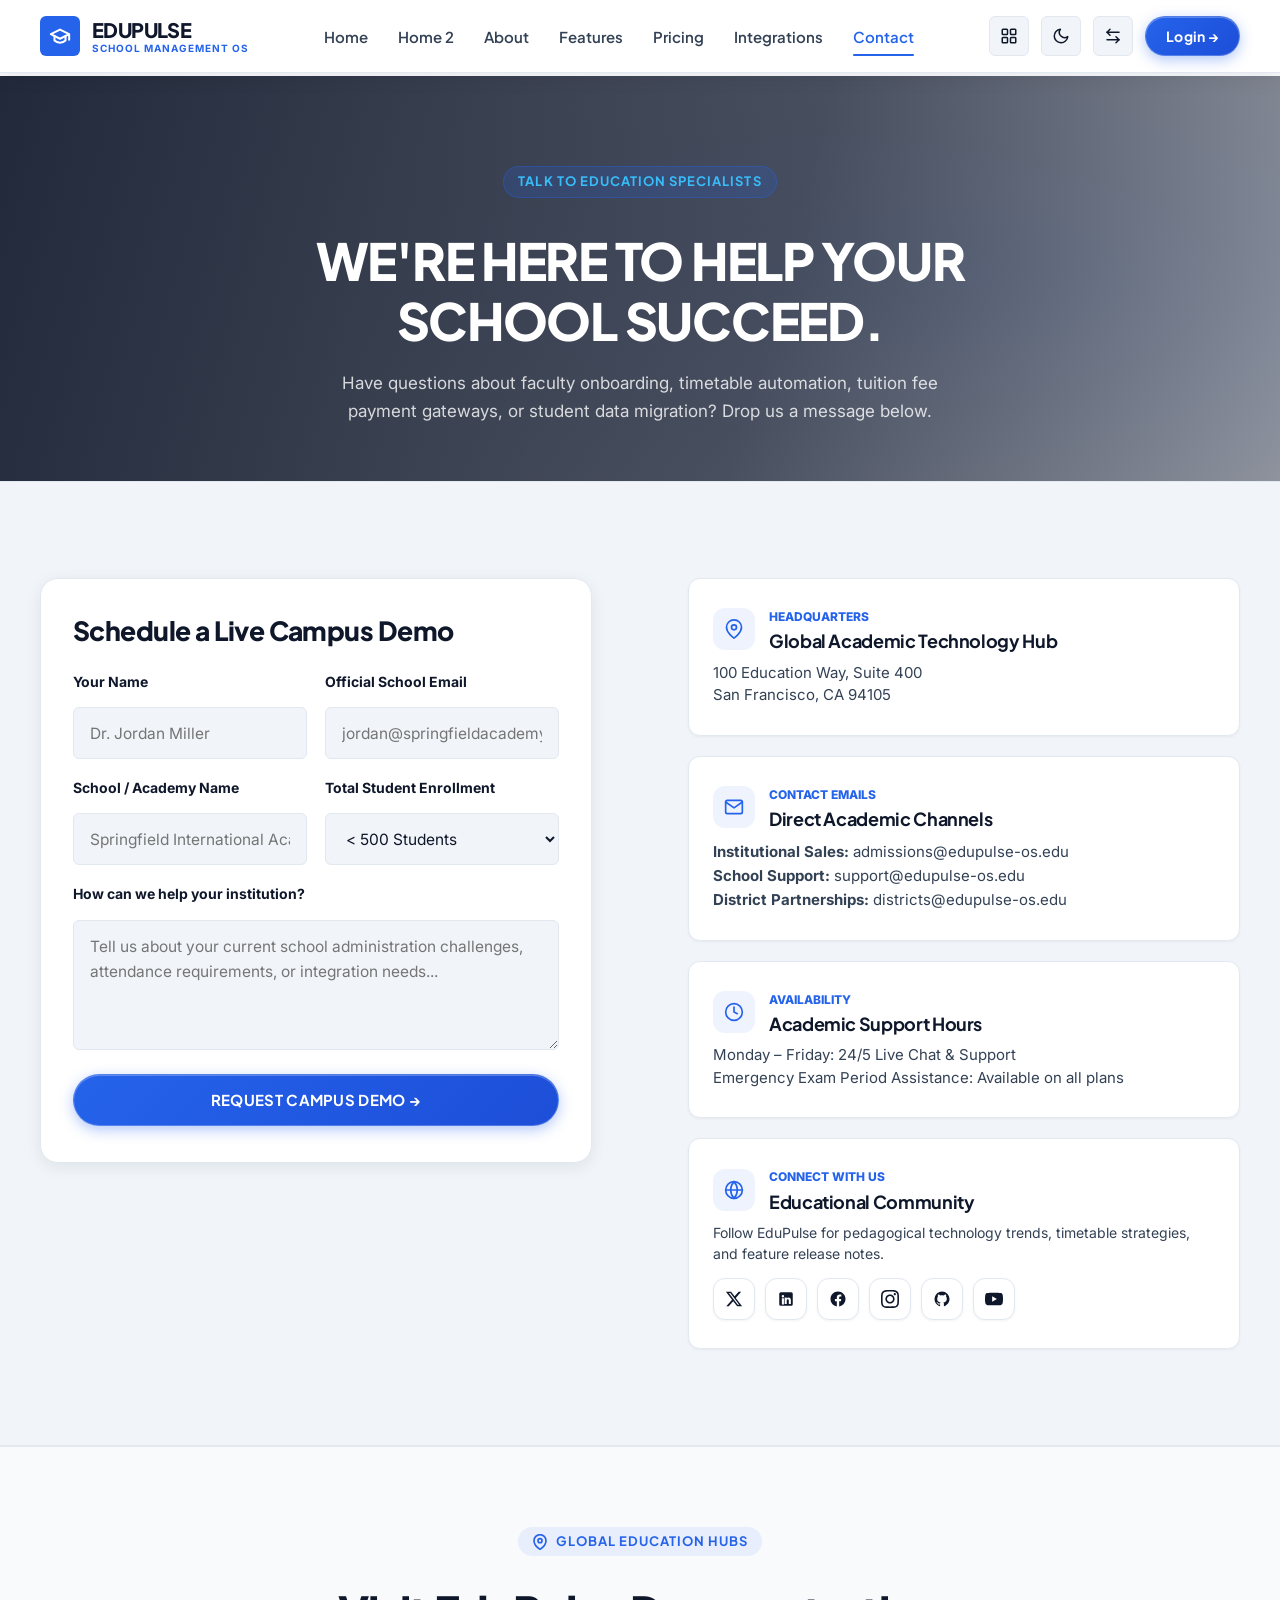
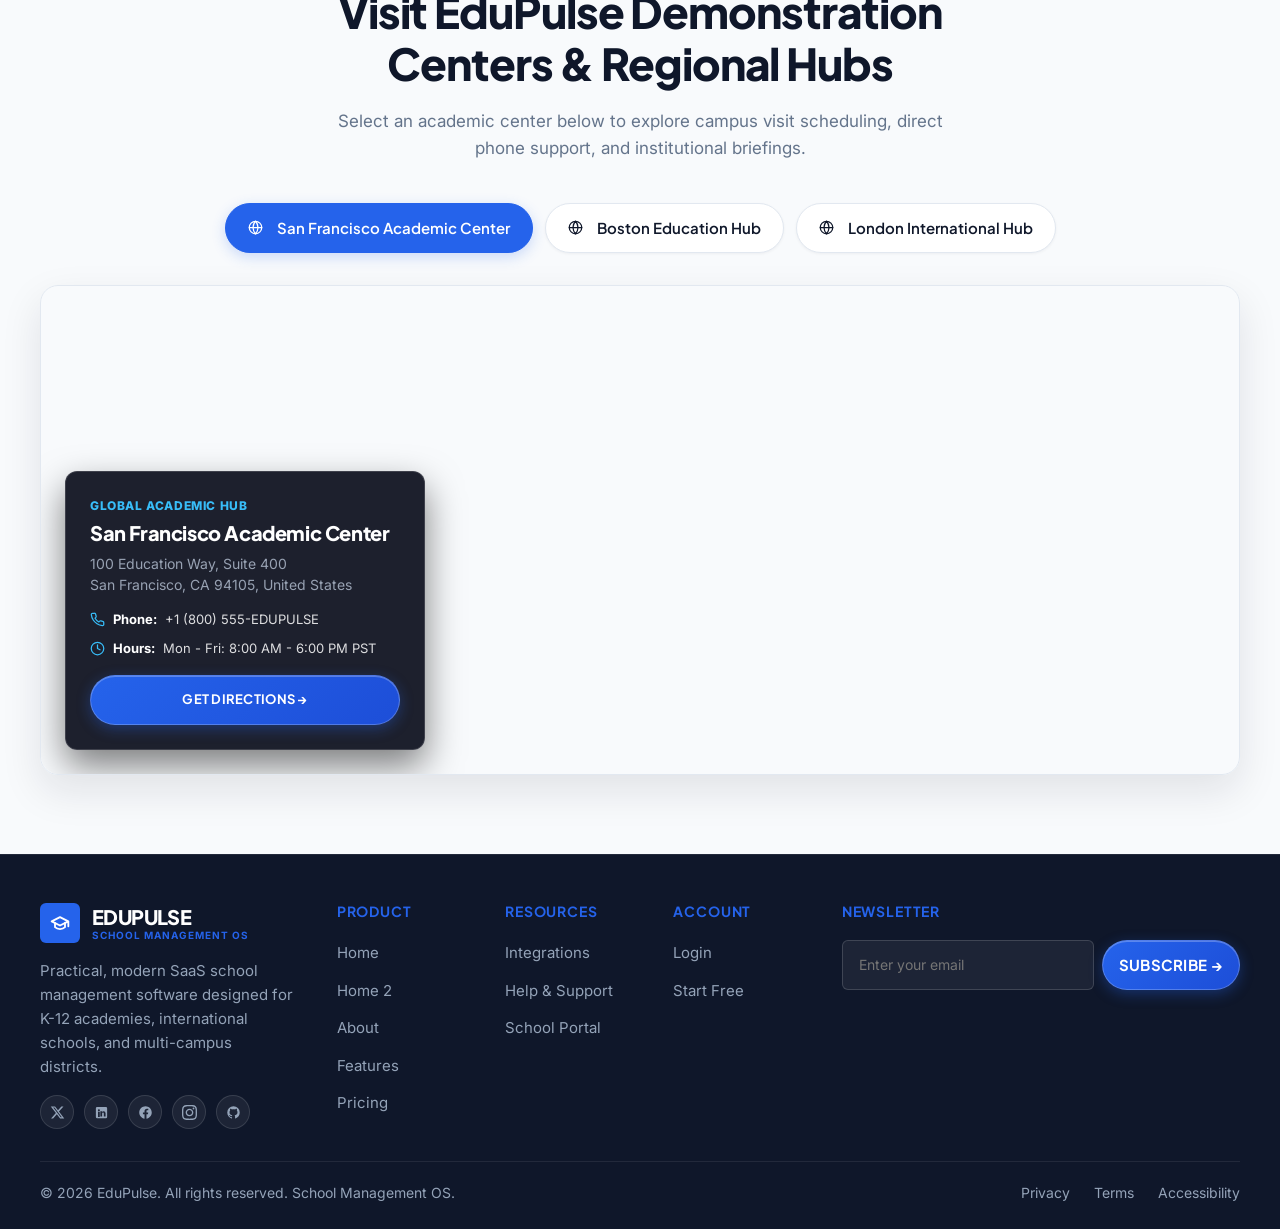
<file: contact.html>
<!DOCTYPE html>
<html lang="en" data-theme="light" dir="ltr">
<head>
  <meta charset="UTF-8">
  <meta name="viewport" content="width=device-width, initial-scale=1.0">
  <title>Contact Us | EduPulse School Management OS</title>
  <meta name="description" content="Get in touch with EduPulse academic software specialists for live school demos, pricing quotes, SIS data onboarding, or multi-campus district deployment.">
  <link rel="icon" type="image/svg+xml" href="assets/images/favicon.svg">
  <script>
    (function() {
      function safeGet(key, def) {
        try { return localStorage.getItem(key) || def; } catch(e) { return def; }
      }
      function safeSet(key, val) {
        try { localStorage.setItem(key, val); } catch(e) {}
      }
      var SVG_MOON = '<svg width="18" height="18" viewBox="0 0 24 24" fill="none" stroke="currentColor" stroke-width="2" stroke-linecap="round" stroke-linejoin="round"><path d="M21 12.79A9 9 0 1 1 11.21 3 7 7 0 0 0 21 12.79z"/></svg>';
      var SVG_SUN = '<svg width="18" height="18" viewBox="0 0 24 24" fill="none" stroke="currentColor" stroke-width="2" stroke-linecap="round" stroke-linejoin="round"><circle cx="12" cy="12" r="5"/><line x1="12" y1="1" x2="12" y2="3"/><line x1="12" y1="21" x2="12" y2="23"/><line x1="4.22" y1="4.22" x2="5.64" y2="5.64"/><line x1="18.36" y1="18.36" x2="19.78" y2="19.78"/><line x1="1" y1="12" x2="3" y2="12"/><line x1="21" y1="12" x2="23" y2="12"/><line x1="4.22" y1="19.78" x2="5.64" y2="18.36"/><line x1="18.36" y1="5.64" x2="19.78" y2="4.22"/></svg>';
      var SVG_RTL = '<svg width="18" height="18" viewBox="0 0 24 24" fill="none" stroke="currentColor" stroke-width="2" stroke-linecap="round" stroke-linejoin="round"><path d="M8 3 4 7l4 4"/><path d="M4 7h16"/><path d="m16 21 4-4-4-4"/><path d="M20 17H4"/></svg>';
      window.applyTheme = function(theme) {
        document.documentElement.setAttribute('data-theme', theme);
        safeSet('edupulse_theme', theme);
        var btns = document.querySelectorAll('.js-theme-toggle');
        for(var i=0; i<btns.length; i++) {
          btns[i].innerHTML = theme === 'dark' ? SVG_SUN : SVG_MOON;
        }
      };
      window.toggleTheme = function() {
        var curr = document.documentElement.getAttribute('data-theme') || 'light';
        window.applyTheme(curr === 'dark' ? 'light' : 'dark');
      };
      window.applyRTL = function(dir) {
        document.documentElement.setAttribute('dir', dir);
        safeSet('edupulse_rtl', dir);
        var btns = document.querySelectorAll('.js-rtl-toggle');
        for(var i=0; i<btns.length; i++) {
          btns[i].innerHTML = SVG_RTL;
        }
      };
      window.toggleRTL = function() {
        var curr = document.documentElement.getAttribute('dir') || 'ltr';
        window.applyRTL(curr === 'rtl' ? 'ltr' : 'rtl');
      };
      window.openMobileMenu = function() {
        var mobileMenu = document.getElementById('mobileMenu');
        if (mobileMenu) {
          mobileMenu.classList.add('active');
          document.body.style.overflow = 'hidden';
        }
      };
      window.closeMobileMenu = function() {
        var mobileMenu = document.getElementById('mobileMenu');
        if (mobileMenu) {
          mobileMenu.classList.remove('active');
          document.body.style.overflow = '';
        }
      };
      window.toggleMobileMenu = function() {
        var mobileMenu = document.getElementById('mobileMenu');
        if (mobileMenu) {
          if (mobileMenu.classList.contains('active')) {
            window.closeMobileMenu();
          } else {
            window.openMobileMenu();
          }
        }
      };
      var initTheme = safeGet('edupulse_theme', 'light');
      var initRTL = safeGet('edupulse_rtl', 'ltr');
      document.documentElement.setAttribute('data-theme', initTheme);
      document.documentElement.setAttribute('dir', initRTL);
    })();
  </script>
  <link rel="stylesheet" href="assets/css/style.css">
</head>
<body>

  <!-- NAVBAR -->
  <header class="navbar">
    <div class="container nav-container">
      <a href="index.html" class="brand-logo" id="navLogo">
        <div class="brand-icon">
          <svg width="22" height="22" viewBox="0 0 24 24" fill="none" stroke="currentColor" stroke-width="2.2" stroke-linecap="round" stroke-linejoin="round">
            <path d="M22 10v6M2 10l10-5 10 5-10 5z"/>
            <path d="M6 12v5c3 3 9 3 12 0v-5"/>
          </svg>
        </div>
        <div class="brand-text">
          <span class="brand-name">EDUPULSE</span>
          <span class="brand-desc">SCHOOL MANAGEMENT OS</span>
        </div>
      </a>

      <nav>
        <ul class="nav-links">
          <li><a href="index.html" class="nav-link">Home</a></li>
          <li><a href="home-2.html" class="nav-link">Home 2</a></li>
          <li><a href="about.html" class="nav-link">About</a></li>
          <li><a href="features.html" class="nav-link">Features</a></li>
          <li><a href="pricing.html" class="nav-link">Pricing</a></li>
          <li><a href="integrations.html" class="nav-link">Integrations</a></li>
          <li><a href="contact.html" class="nav-link active">Contact</a></li>
        </ul>
      </nav>

      <div class="nav-actions">
        <a href="dashboard.html" class="control-btn" title="Dashboard" aria-label="Open Dashboard"><svg width="18" height="18" viewBox="0 0 24 24" fill="none" stroke="currentColor" stroke-width="2" stroke-linecap="round" stroke-linejoin="round"><rect x="3" y="3" width="7" height="7" rx="1"></rect><rect x="14" y="3" width="7" height="7" rx="1"></rect><rect x="14" y="14" width="7" height="7" rx="1"></rect><rect x="3" y="14" width="7" height="7" rx="1"></rect></svg></a>
        <button class="control-btn js-theme-toggle" id="desktopThemeBtn" title="Toggle Theme" onclick="toggleTheme()" aria-label="Toggle Theme"><svg width="18" height="18" viewBox="0 0 24 24" fill="none" stroke="currentColor" stroke-width="2" stroke-linecap="round" stroke-linejoin="round"><path d="M21 12.79A9 9 0 1 1 11.21 3 7 7 0 0 0 21 12.79z"></path></svg></button>
        <button class="control-btn js-rtl-toggle" id="desktopRTLBtn" title="Toggle RTL" onclick="toggleRTL()" aria-label="Toggle RTL Direction"><svg width="18" height="18" viewBox="0 0 24 24" fill="none" stroke="currentColor" stroke-width="2" stroke-linecap="round" stroke-linejoin="round"><path d="M8 3 4 7l4 4"></path><path d="M4 7h16"></path><path d="m16 21 4-4-4-4"></path><path d="M20 17H4"></path></svg></button>
        <a href="login.html" class="btn btn-primary">Login →</a>
      </div>

      <button class="hamburger-btn" id="hamburgerBtn" aria-label="Toggle Navigation" onclick="openMobileMenu()">
        <svg width="24" height="24" fill="none" stroke="currentColor" stroke-width="2"><line x1="3" y1="6" x2="21" y2="6"/><line x1="3" y1="12" x2="21" y2="12"/><line x1="3" y1="18" x2="21" y2="18"/></svg>
      </button>
    </div>
  </header>

  <!-- Mobile Drawer -->
  <div class="mobile-menu" id="mobileMenu">
    <div class="mobile-overlay" onclick="closeMobileMenu()"></div>
    <div class="mobile-drawer">
      <div>
        <div class="mobile-drawer-header">
          <div class="brand-logo">
            <div class="brand-icon">
              <svg width="20" height="20" viewBox="0 0 24 24" fill="none" stroke="currentColor" stroke-width="2.2" stroke-linecap="round" stroke-linejoin="round">
                <path d="M22 10v6M2 10l10-5 10 5-10 5z"/>
                <path d="M6 12v5c3 3 9 3 12 0v-5"/>
              </svg>
            </div>
            <div class="brand-text">
              <span class="brand-name">EDUPULSE</span>
              <span class="brand-desc">SCHOOL MANAGEMENT OS</span>
            </div>
          </div>
          <button type="button" class="mobile-close-btn" id="closeMenuBtn" onclick="closeMobileMenu()">&times;</button>
        </div>
        <ul class="mobile-nav-links">
          <li><a href="index.html" class="mobile-nav-link">Home</a></li>
          <li><a href="home-2.html" class="mobile-nav-link">Home 2</a></li>
          <li><a href="about.html" class="mobile-nav-link">About</a></li>
          <li><a href="features.html" class="mobile-nav-link">Features</a></li>
          <li><a href="pricing.html" class="mobile-nav-link">Pricing</a></li>
          <li><a href="integrations.html" class="mobile-nav-link">Integrations</a></li>
          <li><a href="contact.html" class="mobile-nav-link active">Contact</a></li>
        </ul>
      </div>
      <div>
        <div class="mobile-controls">
          <div class="mobile-controls-row">
            <a href="dashboard.html" class="control-btn" style="flex:1; text-align:center;" title="Dashboard" aria-label="Open Dashboard"><svg width="18" height="18" viewBox="0 0 24 24" fill="none" stroke="currentColor" stroke-width="2" stroke-linecap="round" stroke-linejoin="round"><rect x="3" y="3" width="7" height="7" rx="1"></rect><rect x="14" y="3" width="7" height="7" rx="1"></rect><rect x="14" y="14" width="7" height="7" rx="1"></rect><rect x="3" y="14" width="7" height="7" rx="1"></rect></svg></a>
            <button class="control-btn js-theme-toggle" style="flex:1;" title="Toggle Theme" onclick="toggleTheme()" aria-label="Toggle Theme"><svg width="18" height="18" viewBox="0 0 24 24" fill="none" stroke="currentColor" stroke-width="2" stroke-linecap="round" stroke-linejoin="round"><path d="M21 12.79A9 9 0 1 1 11.21 3 7 7 0 0 0 21 12.79z"></path></svg></button>
            <button class="control-btn js-rtl-toggle" style="flex:1;" title="Toggle RTL" onclick="toggleRTL()" aria-label="Toggle RTL Direction"><svg width="18" height="18" viewBox="0 0 24 24" fill="none" stroke="currentColor" stroke-width="2" stroke-linecap="round" stroke-linejoin="round"><path d="M8 3 4 7l4 4"></path><path d="M4 7h16"></path><path d="m16 21 4-4-4-4"></path><path d="M20 17H4"></path></svg></button>
          </div>
          <a href="login.html" class="btn btn-primary" style="width: 100%;">Login →</a>
        </div>
      </div>
    </div>
  </div>

  <!-- ==========================================================================
       SECTION 01 — COMPACT INNER HERO WITH BG IMAGE
       ========================================================================== -->
  <section class="section inner-hero" style="
    background-image: url('https://images.unsplash.com/photo-1523050854058-8df90110c9f1?auto=format&fit=crop&w=1920&q=80');
    background-size: cover;
    background-position: center;
    background-repeat: no-repeat;
  ">
    <div style="
      position: absolute; inset: 0; z-index: 0;
      background:
        linear-gradient(105deg, rgba(15, 23, 42,0.92) 0%, rgba(15, 23, 42,0.75) 60%, rgba(15, 23, 42,0.45) 100%),
        radial-gradient(ellipse 70% 90% at 75% 50%, rgba(37, 99, 235,0.15) 0%, transparent 70%);
    "></div>

    <div class="container text-center" style="position: relative; z-index: 1; display: flex; flex-direction: column; align-items: center; text-align: center;">
      <span class="eyebrow" style="background: rgba(37, 99, 235,0.18); border: 1px solid rgba(37, 99, 235,0.35); color: #38BDF8; margin-inline: auto;">TALK TO EDUCATION SPECIALISTS</span>
      <h1 class="section-title" style="color: #FFFFFF; font-size: clamp(2.25rem, 4vw, 3.25rem); max-width: 800px; margin-inline: auto; margin-block: 16px 20px; text-align: center;">
        WE'RE HERE TO HELP YOUR SCHOOL SUCCEED.
      </h1>
      <p class="section-desc" style="color: rgba(255,255,255,0.80); max-width: 640px; margin-inline: auto; text-align: center;">
        Have questions about faculty onboarding, timetable automation, tuition fee payment gateways, or student data migration? Drop us a message below.
      </p>
    </div>
  </section>

  <!-- ==========================================================================
       SECTION 02 — CONTACT FORM & INFO SPLIT
       ========================================================================== -->
  <section class="section" style="background: var(--bg-surface-elevated); border-block: 1px solid var(--border-color);">
    <div class="container">
      <div class="split-grid" style="align-items: start;">
        <!-- Contact Form Card -->
        <div class="contact-form-card reveal reveal-left">
          <h3>Schedule a Live Campus Demo</h3>
          
          <form id="contactForm" onsubmit="event.preventDefault(); alert('Thank you! An EduPulse education specialist will reach out within 2 business hours with your customized campus demonstration.'); this.reset();">
            <div class="contact-form-row">
              <div class="form-group">
                <label class="form-label">Your Name</label>
                <input type="text" required placeholder="Dr. Jordan Miller" class="form-input">
              </div>
              <div class="form-group">
                <label class="form-label">Official School Email</label>
                <input type="email" required placeholder="jordan@springfieldacademy.edu" class="form-input">
              </div>
            </div>

            <div class="contact-form-row">
              <div class="form-group">
                <label class="form-label">School / Academy Name</label>
                <input type="text" required placeholder="Springfield International Academy" class="form-input">
              </div>
              <div class="form-group">
                <label class="form-label">Total Student Enrollment</label>
                <select class="form-input">
                  <option>&lt; 500 Students</option>
                  <option>500 - 1,500 Students</option>
                  <option>1,500 - 5,000 Students</option>
                  <option>5,000+ Multi-Campus District</option>
                </select>
              </div>
            </div>

            <div class="form-group full-width">
              <label class="form-label">How can we help your institution?</label>
              <textarea rows="4" required placeholder="Tell us about your current school administration challenges, attendance requirements, or integration needs..." class="form-input"></textarea>
            </div>

            <button type="submit" class="btn btn-primary submit-btn">REQUEST CAMPUS DEMO →</button>
          </form>
        </div>


        <!-- Contact Direct Info -->
        <div class="contact-info-list reveal reveal-right">
          <div class="contact-info-card">
            <div class="contact-card-header">
              <div class="contact-card-icon">
                <svg width="20" height="20" viewBox="0 0 24 24" fill="none" stroke="currentColor" stroke-width="2" stroke-linecap="round" stroke-linejoin="round"><path d="M21 10c0 7-9 13-9 13s-9-6-9-13a9 9 0 0 1 18 0z"/><circle cx="12" cy="10" r="3"/></svg>
              </div>
              <div>
                <div style="font-size: 0.75rem; font-weight: 800; color: var(--brand-teal); margin-bottom: 4px; text-transform: uppercase;">HEADQUARTERS</div>
                <h4 style="font-size: 1.125rem; margin: 0;">Global Academic Technology Hub</h4>
              </div>
            </div>
            <p style="font-size: 0.9375rem; color: var(--text-secondary); line-height: 1.5;">
              100 Education Way, Suite 400<br>San Francisco, CA 94105
            </p>
          </div>

          <div class="contact-info-card">
            <div class="contact-card-header">
              <div class="contact-card-icon">
                <svg width="20" height="20" viewBox="0 0 24 24" fill="none" stroke="currentColor" stroke-width="2" stroke-linecap="round" stroke-linejoin="round"><path d="M4 4h16c1.1 0 2 .9 2 2v12c0 1.1-.9 2-2 2H4c-1.1 0-2-.9-2-2V6c0-1.1.9-2 2-2z"/><polyline points="22,6 12,13 2,6"/></svg>
              </div>
              <div>
                <div style="font-size: 0.75rem; font-weight: 800; color: var(--brand-teal); margin-bottom: 4px; text-transform: uppercase;">CONTACT EMAILS</div>
                <h4 style="font-size: 1.125rem; margin: 0;">Direct Academic Channels</h4>
              </div>
            </div>
            <p style="font-size: 0.9375rem; color: var(--text-secondary); line-height: 1.6;">
              <strong>Institutional Sales:</strong> admissions@edupulse-os.edu<br>
              <strong>School Support:</strong> support@edupulse-os.edu<br>
              <strong>District Partnerships:</strong> districts@edupulse-os.edu
            </p>
          </div>

          <div class="contact-info-card">
            <div class="contact-card-header">
              <div class="contact-card-icon">
                <svg width="20" height="20" viewBox="0 0 24 24" fill="none" stroke="currentColor" stroke-width="2" stroke-linecap="round" stroke-linejoin="round"><circle cx="12" cy="12" r="10"/><polyline points="12 6 12 12 16 14"/></svg>
              </div>
              <div>
                <div style="font-size: 0.75rem; font-weight: 800; color: var(--brand-teal); margin-bottom: 4px; text-transform: uppercase;">AVAILABILITY</div>
                <h4 style="font-size: 1.125rem; margin: 0;">Academic Support Hours</h4>
              </div>
            </div>
            <p style="font-size: 0.9375rem; color: var(--text-secondary); line-height: 1.5;">
              Monday – Friday: 24/5 Live Chat & Support<br>
              Emergency Exam Period Assistance: Available on all plans
            </p>
          </div>

          <div class="contact-info-card">
            <div class="contact-card-header">
              <div class="contact-card-icon">
                <svg width="20" height="20" viewBox="0 0 24 24" fill="none" stroke="currentColor" stroke-width="2" stroke-linecap="round" stroke-linejoin="round"><circle cx="12" cy="12" r="10"/><line x1="2" y1="12" x2="22" y2="12"/><path d="M12 2a15.3 15.3 0 0 1 4 10 15.3 15.3 0 0 1-4 10 15.3 15.3 0 0 1-4-10 15.3 15.3 0 0 1 4-10z"/></svg>
              </div>
              <div>
                <div style="font-size: 0.75rem; font-weight: 800; color: var(--brand-teal); margin-bottom: 4px; text-transform: uppercase;">CONNECT WITH US</div>
                <h4 style="font-size: 1.125rem; margin: 0;">Educational Community</h4>
              </div>
            </div>
            <p style="font-size: 0.875rem; color: var(--text-secondary); margin-bottom: 14px; line-height: 1.5;">
              Follow EduPulse for pedagogical technology trends, timetable strategies, and feature release notes.
            </p>
            <div class="contact-social-icons" style="display: flex; gap: 10px; flex-wrap: wrap;">
              <a href="#" class="contact-social-btn" title="X (Twitter)" aria-label="X (Twitter)">
                <svg width="18" height="18" viewBox="0 0 24 24" fill="currentColor"><path d="M18.244 2.25h3.308l-7.227 8.26 8.502 11.24H16.17l-5.214-6.817L4.99 21.75H1.68l7.73-8.835L1.254 2.25H8.08l4.713 6.231zm-1.161 17.52h1.833L7.084 4.126H5.117z"/></svg>
              </a>
              <a href="#" class="contact-social-btn" title="LinkedIn" aria-label="LinkedIn">
                <svg width="18" height="18" viewBox="0 0 24 24" fill="currentColor"><path d="M19 3a2 2 0 0 1 2 2v14a2 2 0 0 1-2 2H5a2 2 0 0 1-2-2V5a2 2 0 0 1 2-2h14m-.5 15.5v-5.3a3.26 3.26 0 0 0-3.26-3.26c-.85 0-1.84.52-2.28 1.3v-1.11h-2.79v8.37h2.79v-4.93c0-.77.62-1.4 1.39-1.4a1.4 1.4 0 0 1 1.4 1.4v4.93h2.75M6.46 10.9v8.37H9.25V10.9H6.46M7.86 6.74a1.62 1.62 0 1 0 0 3.24 1.62 1.62 0 0 0 0-3.24z"/></svg>
              </a>
              <a href="#" class="contact-social-btn" title="Facebook" aria-label="Facebook">
                <svg width="18" height="18" viewBox="0 0 24 24" fill="currentColor"><path d="M22 12c0-5.52-4.48-10-10-10S2 6.48 2 12c0 4.99 3.66 9.12 8.44 9.88v-6.99H7.9v-2.89h2.54V9.8c0-2.51 1.49-3.89 3.78-3.89 1.09 0 2.23.19 2.23.19v2.47h-1.26c-1.24 0-1.63.77-1.63 1.56v1.88h2.78l-.45 2.89h-2.33v6.99C18.34 21.12 22 16.99 22 12z"/></svg>
              </a>
              <a href="#" class="contact-social-btn" title="Instagram" aria-label="Instagram">
                <svg width="18" height="18" viewBox="0 0 24 24" fill="currentColor"><path d="M12 2.163c3.204 0 3.584.012 4.85.07 3.252.148 4.771 1.691 4.919 4.919.058 1.265.069 1.645.069 4.849 0 3.205-.012 3.584-.069 4.849-.149 3.225-1.664 4.771-4.919 4.919-1.266.058-1.644.07-4.85.07-3.204 0-3.584-.012-4.849-.07-3.26-.149-4.771-1.699-4.919-4.92-.058-1.265-.07-1.644-.07-4.849 0-3.204.013-3.583.07-4.849.149-3.227 1.664-4.771 4.919-4.919 1.266-.057 1.645-.069 4.849-.069zm0-2.163c-3.259 0-3.667.014-4.947.072-4.358.2-6.78 2.618-6.98 6.98-.059 1.281-.073 1.689-.073 4.948 0 3.259.014 3.668.072 4.948.2 4.358 2.618 6.78 6.98 6.98 1.281.058 1.689.072 4.948.072 3.259 0 3.668-.014 4.948-.072 4.354-.2 6.782-2.618 6.979-6.98.059-1.28.073-1.689.073-4.948 0-3.259-.014-3.667-.072-4.947-.196-4.354-2.617-6.78-6.979-6.98-1.281-.059-1.69-.073-4.949-.073zm0 5.838c-3.403 0-6.162 2.759-6.162 6.162s2.759 6.163 6.162 6.163 6.162-2.759 6.162-6.163c0-3.403-2.759-6.162-6.162-6.162zm0 10.162c-2.209 0-4-1.79-4-4 0-2.209 1.791-4 4-4s4 1.791 4 4c0 2.21-1.791 4-4 4zm6.406-11.845c-.796 0-1.441.645-1.441 1.44s.645 1.44 1.441 1.44c.795 0 1.439-.645 1.439-1.44s-.644-1.44-1.439-1.44z"/></svg>
              </a>
              <a href="#" class="contact-social-btn" title="GitHub" aria-label="GitHub">
                <svg width="18" height="18" viewBox="0 0 24 24" fill="currentColor"><path d="M12 2A10 10 0 0 0 2 12c0 4.42 2.87 8.17 6.84 9.5.5.08.66-.23.66-.5v-1.69c-2.77.6-3.36-1.34-3.36-1.34-.46-1.16-1.11-1.47-1.11-1.47-.91-.62.07-.6.07-.6 1 .07 1.53 1.03 1.53 1.03.87 1.52 2.34 1.07 2.91.83.1-.65.35-1.09.63-1.34-2.22-.25-4.55-1.11-4.55-4.92 0-1.11.38-2 1.03-2.71-.1-.25-.45-1.29.1-2.64 0 0 .84-.27 2.75 1.02.79-.22 1.65-.33 2.5-.33.85 0 1.71.11 2.5.33 1.91-1.29 2.75-1.02 2.75-1.02.55 1.35.2 2.39.1 2.64.65.71 1.03 1.6 1.03 2.71 0 3.82-2.34 4.66-4.57 4.91.36.31.69.92.69 1.85V21c0 .27.16.59.67.5C19.14 20.16 22 16.42 22 12A10 10 0 0 0 12 2z"/></svg>
              </a>
              <a href="#" class="contact-social-btn" title="YouTube" aria-label="YouTube">
                <svg width="18" height="18" viewBox="0 0 24 24" fill="currentColor"><path d="M23.498 6.186a3.016 3.016 0 0 0-2.122-2.136C19.505 3.545 12 3.545 12 3.545s-7.505 0-9.377.505A3.017 3.017 0 0 0 .502 6.186C0 8.07 0 12 0 12s0 3.93.502 5.814a3.016 3.016 0 0 0 2.122 2.136c1.871.505 9.376.505 9.376.505s7.505 0 9.377-.505a3.015 3.015 0 0 0 2.122-2.136C24 15.93 24 12 24 12s0-3.93-.502-5.814zM9.545 15.568V8.432L15.818 12l-6.273 3.568z"/></svg>
              </a>
            </div>
          </div>
        </div>

      </div>
    </div>
  </section>

  <!-- ==========================================================================
       SECTION 03 — GOOGLE MAP & GLOBAL OFFICE LOCATIONS
       ========================================================================== -->
  <section class="section" style="background: var(--bg-main); padding-block: 80px; border-top: 1px solid var(--border-color);">
    <div class="container">
      
      <!-- Section Header -->
      <div class="section-header text-center" style="margin-bottom: 40px;">
        <span class="eyebrow" style="background: var(--teal-light); color: var(--brand-teal); margin-inline: auto;">
          <svg width="16" height="16" viewBox="0 0 24 24" fill="none" stroke="currentColor" stroke-width="2.5"><path d="M21 10c0 7-9 13-9 13s-9-6-9-13a9 9 0 0 1 18 0z"/><circle cx="12" cy="10" r="3"/></svg>
          GLOBAL EDUCATION HUBS
        </span>
        <h2 class="section-title" style="font-size: clamp(2rem, 3.5vw, 2.75rem); margin-block: 14px 18px;">
          Visit EduPulse Demonstration Centers & Regional Hubs
        </h2>
        <p class="section-desc" style="max-width: 640px; margin-inline: auto;">
          Select an academic center below to explore campus visit scheduling, direct phone support, and institutional briefings.
        </p>
      </div>

      <!-- Office Location Selector Buttons -->
      <div style="display: flex; justify-content: center; gap: 12px; flex-wrap: wrap; margin-bottom: 32px;">
        <button class="map-location-btn active" data-location="sf">
          <svg width="15" height="15" viewBox="0 0 24 24" fill="none" stroke="currentColor" stroke-width="2" stroke-linecap="round" stroke-linejoin="round" style="margin-inline-end: 6px;"><circle cx="12" cy="12" r="10"></circle><line x1="2" y1="12" x2="22" y2="12"></line><path d="M12 2a15.3 15.3 0 0 1 4 10 15.3 15.3 0 0 1-4 10 15.3 15.3 0 0 1-4-10 15.3 15.3 0 0 1 4-10z"></path></svg> San Francisco Academic Center
        </button>
        <button class="map-location-btn" data-location="ny">
          <svg width="15" height="15" viewBox="0 0 24 24" fill="none" stroke="currentColor" stroke-width="2" stroke-linecap="round" stroke-linejoin="round" style="margin-inline-end: 6px;"><circle cx="12" cy="12" r="10"></circle><line x1="2" y1="12" x2="22" y2="12"></line><path d="M12 2a15.3 15.3 0 0 1 4 10 15.3 15.3 0 0 1-4 10 15.3 15.3 0 0 1-4-10 15.3 15.3 0 0 1 4-10z"></path></svg> Boston Education Hub
        </button>
        <button class="map-location-btn" data-location="london">
          <svg width="15" height="15" viewBox="0 0 24 24" fill="none" stroke="currentColor" stroke-width="2" stroke-linecap="round" stroke-linejoin="round" style="margin-inline-end: 6px;"><circle cx="12" cy="12" r="10"></circle><line x1="2" y1="12" x2="22" y2="12"></line><path d="M12 2a15.3 15.3 0 0 1 4 10 15.3 15.3 0 0 1-4 10 15.3 15.3 0 0 1-4-10 15.3 15.3 0 0 1 4-10z"></path></svg> London International Hub
        </button>
      </div>

      <!-- Map Container Frame -->
      <div class="map-wrapper reveal">
        <iframe
          id="googleMapFrame"
          src="https://www.google.com/maps/embed?pb=!1m18!1m12!1m3!1d3151.835434509374!2d-122.40139882357672!3d37.79155987198275!2m3!1f0!2f0!3f0!3m2!1i1024!2i768!4f13.1!3m3!1m2!1s0x8085806305a415a7%3A0xa59f714757c9172!2sMarket%20St%2C%20San%20Francisco%2C%20CA!5e0!3m2!1sen!2sus!4v1700000000000!5m2!1sen!2sus"
          width="100%"
          height="480"
          style="border:0;"
          allowfullscreen=""
          loading="lazy"
          referrerpolicy="no-referrer-when-downgrade"
          title="EduPulse Demonstration Center Map"
        ></iframe>

        <!-- Glassmorphic Info Card Overlay -->
        <div class="map-info-card" id="mapInfoCard">
          <div style="font-size: 0.75rem; color: #38BDF8; font-weight: 800; letter-spacing: 0.05em; text-transform: uppercase; margin-bottom: 6px;">
            GLOBAL ACADEMIC HUB
          </div>
          <h3 id="mapLocationTitle" style="font-size: 1.25rem; font-weight: 800; color: #FFF; margin-bottom: 8px;">
            San Francisco Academic Center
          </h3>
          <p id="mapLocationAddress" style="font-size: 0.875rem; color: #98A2B3; line-height: 1.5; margin-bottom: 14px;">
            100 Education Way, Suite 400<br>San Francisco, CA 94105, United States
          </p>
          <div style="display: flex; flex-direction: column; gap: 8px; font-size: 0.8125rem; color: rgba(255,255,255,0.85); margin-bottom: 16px;">
            <div style="display: flex; align-items: center; gap: 8px;"><svg width="15" height="15" viewBox="0 0 24 24" fill="none" stroke="#38BDF8" stroke-width="2" stroke-linecap="round" stroke-linejoin="round"><path d="M22 16.92v3a2 2 0 0 1-2.18 2 19.79 19.79 0 0 1-8.63-3.07 19.5 19.5 0 0 1-6-6 19.79 19.79 0 0 1-3.07-8.67A2 2 0 0 1 4.11 2h3a2 2 0 0 1 2 1.72 12.84 12.84 0 0 0 .7 2.81 2 2 0 0 1-.45 2.11L8.09 9.91a16 16 0 0 0 6 6l1.27-1.27a2 2 0 0 1 2.11-.45 12.84 12.84 0 0 0 2.81.7A2 2 0 0 1 22 16.92z"></path></svg> <strong style="color:#FFF;">Phone:</strong> <span id="mapLocationPhone">+1 (800) 555-EDUPULSE</span></div>
            <div style="display: flex; align-items: center; gap: 8px;"><svg width="15" height="15" viewBox="0 0 24 24" fill="none" stroke="#38BDF8" stroke-width="2" stroke-linecap="round" stroke-linejoin="round"><circle cx="12" cy="12" r="10"></circle><polyline points="12 6 12 12 16 14"></polyline></svg> <strong style="color:#FFF;">Hours:</strong> <span id="mapLocationHours">Mon - Fri: 8:00 AM - 6:00 PM PST</span></div>
          </div>
          <a id="mapDirLink" href="https://maps.google.com/?q=Market+St,+San+Francisco,+CA" target="_blank" class="btn btn-primary" style="width: 100%; justify-content: center; padding: 10px; font-size: 0.8125rem;">
            GET DIRECTIONS →
          </a>
        </div>

      </div>

    </div>
  </section>

  <!-- FOOTER -->
  <footer class="footer">
    <div class="container">
      <div class="footer-grid">
        <div class="footer-brand">
          <div class="brand-logo">
            <div class="brand-icon">
              <svg width="20" height="20" viewBox="0 0 24 24" fill="none" stroke="currentColor" stroke-width="2.2" stroke-linecap="round" stroke-linejoin="round">
                <path d="M22 10v6M2 10l10-5 10 5-10 5z"/>
                <path d="M6 12v5c3 3 9 3 12 0v-5"/>
              </svg>
            </div>
            <div class="brand-text">
              <span class="brand-name">EDUPULSE</span>
              <span class="brand-desc">SCHOOL MANAGEMENT OS</span>
            </div>
          </div>
          <p>Practical, modern SaaS school management software designed for K-12 academies, international schools, and multi-campus districts.</p>
          <div class="footer-social-links">
            <a href="#" class="footer-social-icon" aria-label="X (formerly Twitter)" title="X (Twitter)">
              <svg width="15" height="15" viewBox="0 0 24 24" fill="currentColor"><path d="M18.244 2.25h3.308l-7.227 8.26 8.502 11.24H16.17l-5.214-6.817L4.99 21.75H1.68l7.73-8.835L1.254 2.25H8.08l4.713 6.231zm-1.161 17.52h1.833L7.084 4.126H5.117z"/></svg>
            </a>
            <a href="#" class="footer-social-icon" aria-label="LinkedIn" title="LinkedIn">
              <svg width="15" height="15" viewBox="0 0 24 24" fill="currentColor"><path d="M19 3a2 2 0 0 1 2 2v14a2 2 0 0 1-2 2H5a2 2 0 0 1-2-2V5a2 2 0 0 1 2-2h14m-.5 15.5v-5.3a3.26 3.26 0 0 0-3.26-3.26c-.85 0-1.84.52-2.28 1.3v-1.11h-2.79v8.37h2.79v-4.93c0-.77.62-1.4 1.39-1.4a1.4 1.4 0 0 1 1.4 1.4v4.93h2.75M6.46 10.9v8.37H9.25V10.9H6.46M7.86 6.74a1.62 1.62 0 1 0 0 3.24 1.62 1.62 0 0 0 0-3.24z"/></svg>
            </a>
            <a href="#" class="footer-social-icon" aria-label="Facebook" title="Facebook">
              <svg width="15" height="15" viewBox="0 0 24 24" fill="currentColor"><path d="M22 12c0-5.52-4.48-10-10-10S2 6.48 2 12c0 4.99 3.66 9.12 8.44 9.88v-6.99H7.9v-2.89h2.54V9.8c0-2.51 1.49-3.89 3.78-3.89 1.09 0 2.23.19 2.23.19v2.47h-1.26c-1.24 0-1.63.77-1.63 1.56v1.88h2.78l-.45 2.89h-2.33v6.99C18.34 21.12 22 16.99 22 12z"/></svg>
            </a>
            <a href="#" class="footer-social-icon" aria-label="Instagram" title="Instagram">
              <svg width="15" height="15" viewBox="0 0 24 24" fill="currentColor"><path d="M12 2.163c3.204 0 3.584.012 4.85.07 3.252.148 4.771 1.691 4.919 4.919.058 1.265.069 1.645.069 4.849 0 3.205-.012 3.584-.069 4.849-.149 3.225-1.664 4.771-4.919 4.919-1.266.058-1.644.07-4.85.07-3.204 0-3.584-.012-4.849-.07-3.26-.149-4.771-1.699-4.919-4.92-.058-1.265-.07-1.644-.07-4.849 0-3.204.013-3.583.07-4.849.149-3.227 1.664-4.771 4.919-4.919 1.266-.057 1.645-.069 4.849-.069zm0-2.163c-3.259 0-3.667.014-4.947.072-4.358.2-6.78 2.618-6.98 6.98-.059 1.281-.073 1.689-.073 4.948 0 3.259.014 3.668.072 4.948.2 4.358 2.618 6.78 6.98 6.98 1.281.058 1.689.072 4.948.072 3.259 0 3.668-.014 4.948-.072 4.354-.2 6.782-2.618 6.979-6.98.059-1.28.073-1.689.073-4.948 0-3.259-.014-3.667-.072-4.947-.196-4.354-2.617-6.78-6.979-6.98-1.281-.059-1.69-.073-4.949-.073zm0 5.838c-3.403 0-6.162 2.759-6.162 6.162s2.759 6.163 6.162 6.163 6.162-2.759 6.162-6.163c0-3.403-2.759-6.162-6.162-6.162zm0 10.162c-2.209 0-4-1.79-4-4 0-2.209 1.791-4 4-4s4 1.791 4 4c0 2.21-1.791 4-4 4zm6.406-11.845c-.796 0-1.441.645-1.441 1.44s.645 1.44 1.441 1.44c.795 0 1.439-.645 1.439-1.44s-.644-1.44-1.439-1.44z"/></svg>
            </a>
            <a href="#" class="footer-social-icon" aria-label="GitHub" title="GitHub">
              <svg width="15" height="15" viewBox="0 0 24 24" fill="currentColor"><path d="M12 2A10 10 0 0 0 2 12c0 4.42 2.87 8.17 6.84 9.5.5.08.66-.23.66-.5v-1.69c-2.77.6-3.36-1.34-3.36-1.34-.46-1.16-1.11-1.47-1.11-1.47-.91-.62.07-.6.07-.6 1 .07 1.53 1.03 1.53 1.03.87 1.52 2.34 1.07 2.91.83.1-.65.35-1.09.63-1.34-2.22-.25-4.55-1.11-4.55-4.92 0-1.11.38-2 1.03-2.71-.1-.25-.45-1.29.1-2.64 0 0 .84-.27 2.75 1.02.79-.22 1.65-.33 2.5-.33.85 0 1.71.11 2.5.33 1.91-1.29 2.75-1.02 2.75-1.02.55 1.35.2 2.39.1 2.64.65.71 1.03 1.6 1.03 2.71 0 3.82-2.34 4.66-4.57 4.91.36.31.69.92.69 1.85V21c0 .27.16.59.67.5C19.14 20.16 22 16.42 22 12A10 10 0 0 0 12 2z"/></svg>
            </a>
          </div>
        </div>

        <div>
          <h4 class="footer-col-title">PRODUCT</h4>
          <ul class="footer-links">
            <li><a href="index.html">Home</a></li>
            <li><a href="home-2.html">Home 2</a></li>
            <li><a href="about.html">About</a></li>
            <li><a href="features.html">Features</a></li>
            <li><a href="pricing.html">Pricing</a></li>
          </ul>
        </div>

        <div>
          <h4 class="footer-col-title">RESOURCES</h4>
          <ul class="footer-links">
            <li><a href="integrations.html">Integrations</a></li>
            <li><a href="dashboard.html#help">Help & Support</a></li>
            <li><a href="login.html">School Portal</a></li>
          </ul>
        </div>

        <div>
          <h4 class="footer-col-title">ACCOUNT</h4>
          <ul class="footer-links">
            <li><a href="login.html">Login</a></li>
            <li><a href="pricing.html">Start Free</a></li>
          </ul>
        </div>

        <div>
          <h4 class="footer-col-title">NEWSLETTER</h4>
          <form class="newsletter-form">
            <input type="email" placeholder="Enter your email" class="newsletter-input" required>
            <button type="submit" class="btn btn-primary" style="padding: 10px 16px;">SUBSCRIBE →</button>
          </form>
        </div>
      </div>
      <div class="footer-bottom">
        <div>© 2026 EduPulse. All rights reserved. School Management OS.</div>
        <div class="footer-bottom-links">
          <a href="#">Privacy</a><a href="#">Terms</a><a href="#">Accessibility</a>
        </div>
      </div>
    </div>
  </footer>

  <!-- BACK TO TOP BUTTON -->
  <button class="back-to-top" id="backToTopBtn" aria-label="Back to top" title="Back to top">
    <svg width="20" height="20" viewBox="0 0 24 24" fill="none" stroke="currentColor" stroke-width="2.5" stroke-linecap="round" stroke-linejoin="round">
      <polyline points="18 15 12 9 6 15"></polyline>
    </svg>
  </button>

  <script src="assets/js/main.js"></script>
</body>
</html>
</file>
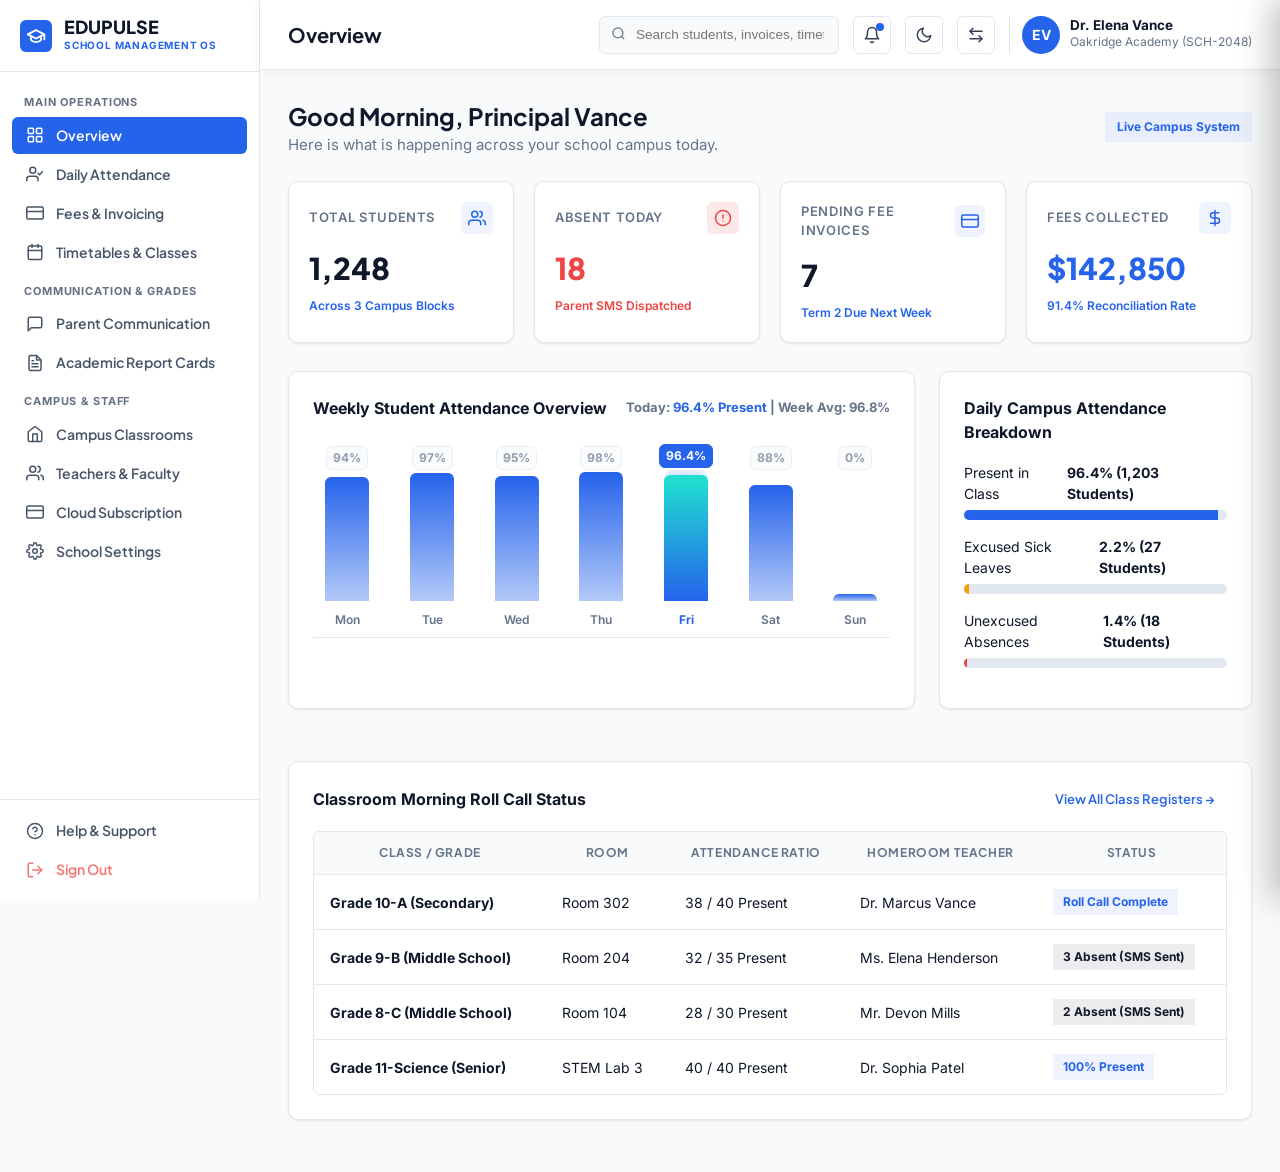
<file: dashboard.html>
<!DOCTYPE html>
<html lang="en" data-theme="light" dir="ltr">
<head>
  <meta charset="UTF-8">
  <meta name="viewport" content="width=device-width, initial-scale=1.0">
  <title>School Admin Dashboard | EduPulse OS</title>
  <meta name="description" content="EduPulse School Admin Dashboard — manage student attendance, fee collections, timetables, and direct parent communication from one unified portal.">
  <link rel="icon" type="image/svg+xml" href="assets/images/favicon.svg">
  <link rel="stylesheet" href="assets/css/dashboard.css">
</head>
<body>

  <div class="dashboard-app">

    <!-- ==========================================================================
         SIDEBAR NAVIGATION
         ========================================================================== -->
    <aside class="sidebar" id="dashSidebar">
      <div class="sidebar-header">
        <a href="index.html" class="sidebar-brand-link" style="display: flex; align-items: center; gap: 12px; text-decoration: none; color: inherit;" title="Back to EduPulse Home">
          <div class="sidebar-logo-icon">
            <svg width="20" height="20" viewBox="0 0 24 24" fill="none" stroke="currentColor" stroke-width="2.2" stroke-linecap="round" stroke-linejoin="round">
              <path d="M22 10v6M2 10l10-5 10 5-10 5z"/>
              <path d="M6 12v5c3 3 9 3 12 0v-5"/>
            </svg>
          </div>
          <div>
            <div class="sidebar-logo-text">EDUPULSE</div>
            <div class="sidebar-logo-sub">SCHOOL MANAGEMENT OS</div>
          </div>
        </a>
      </div>

      <nav class="sidebar-nav">
        <div class="sidebar-menu-category">Main Operations</div>
        <button class="nav-item-btn js-dash-nav active" data-target="overview">
          <span class="nav-icon"><svg width="18" height="18" viewBox="0 0 24 24" fill="none" stroke="currentColor" stroke-width="2" stroke-linecap="round" stroke-linejoin="round"><rect x="3" y="3" width="7" height="7" rx="1"></rect><rect x="14" y="3" width="7" height="7" rx="1"></rect><rect x="14" y="14" width="7" height="7" rx="1"></rect><rect x="3" y="14" width="7" height="7" rx="1"></rect></svg></span> Overview
        </button>
        <button class="nav-item-btn js-dash-nav" data-target="inventory">
          <span class="nav-icon"><svg width="18" height="18" viewBox="0 0 24 24" fill="none" stroke="currentColor" stroke-width="2" stroke-linecap="round" stroke-linejoin="round"><path d="M16 21v-2a4 4 0 0 0-4-4H5a4 4 0 0 0-4 4v2"/><circle cx="9" cy="7" r="4"/><polyline points="16 11 18 13 22 9"/></svg></span> Daily Attendance
        </button>
        <button class="nav-item-btn js-dash-nav" data-target="purchase-orders">
          <span class="nav-icon"><svg width="18" height="18" viewBox="0 0 24 24" fill="none" stroke="currentColor" stroke-width="2" stroke-linecap="round" stroke-linejoin="round"><rect x="1" y="4" width="22" height="16" rx="2" ry="2"></rect><line x1="1" y1="10" x2="23" y2="10"></line></svg></span> Fees & Invoicing
        </button>
        <button class="nav-item-btn js-dash-nav" data-target="alerts">
          <span class="nav-icon"><svg width="18" height="18" viewBox="0 0 24 24" fill="none" stroke="currentColor" stroke-width="2" stroke-linecap="round" stroke-linejoin="round"><rect x="3" y="4" width="18" height="18" rx="2" ry="2"/><line x1="16" y1="2" x2="16" y2="6"/><line x1="8" y1="2" x2="8" y2="6"/><line x1="3" y1="10" x2="21" y2="10"/></svg></span> Timetables & Classes
        </button>

        <div class="sidebar-menu-category">Communication & Grades</div>
        <button class="nav-item-btn js-dash-nav" data-target="sales-reports">
          <span class="nav-icon"><svg width="18" height="18" viewBox="0 0 24 24" fill="none" stroke="currentColor" stroke-width="2" stroke-linecap="round" stroke-linejoin="round"><path d="M21 15a2 2 0 0 1-2 2H7l-4 4V5a2 2 0 0 1 2-2h14a2 2 0 0 1 2 2z"/></svg></span> Parent Communication
        </button>
        <button class="nav-item-btn js-dash-nav" data-target="inventory-reports">
          <span class="nav-icon"><svg width="18" height="18" viewBox="0 0 24 24" fill="none" stroke="currentColor" stroke-width="2" stroke-linecap="round" stroke-linejoin="round"><path d="M14 2H6a2 2 0 0 0-2 2v16a2 2 0 0 0 2 2h12a2 2 0 0 0 2-2V8z"/><polyline points="14 2 14 8 20 8"/><line x1="16" y1="13" x2="8" y2="13"/><line x1="16" y1="17" x2="8" y2="17"/><polyline points="10 9 9 9 8 9"/></svg></span> Academic Report Cards
        </button>

        <div class="sidebar-menu-category">Campus & Staff</div>
        <button class="nav-item-btn js-dash-nav" data-target="locations">
          <span class="nav-icon"><svg width="18" height="18" viewBox="0 0 24 24" fill="none" stroke="currentColor" stroke-width="2" stroke-linecap="round" stroke-linejoin="round"><path d="M3 9l9-7 9 7v11a2 2 0 0 1-2 2H5a2 2 0 0 1-2-2z"></path><polyline points="9 22 9 12 15 12 15 22"></polyline></svg></span> Campus Classrooms
        </button>
        <button class="nav-item-btn js-dash-nav" data-target="suppliers">
          <span class="nav-icon"><svg width="18" height="18" viewBox="0 0 24 24" fill="none" stroke="currentColor" stroke-width="2" stroke-linecap="round" stroke-linejoin="round"><path d="M17 21v-2a4 4 0 0 0-4-4H5a4 4 0 0 0-4 4v2"/><circle cx="9" cy="7" r="4"/><path d="M23 21v-2a4 4 0 0 0-3-3.87"/><path d="M16 3.13a4 4 0 0 1 0 7.75"/></svg></span> Teachers & Faculty
        </button>
        <button class="nav-item-btn js-dash-nav" data-target="billing">
          <span class="nav-icon"><svg width="18" height="18" viewBox="0 0 24 24" fill="none" stroke="currentColor" stroke-width="2" stroke-linecap="round" stroke-linejoin="round"><rect x="1" y="4" width="22" height="16" rx="2" ry="2"></rect><line x1="1" y1="10" x2="23" y2="10"></line></svg></span> Cloud Subscription
        </button>
        <button class="nav-item-btn js-dash-nav" data-target="settings">
          <span class="nav-icon"><svg width="18" height="18" viewBox="0 0 24 24" fill="none" stroke="currentColor" stroke-width="2" stroke-linecap="round" stroke-linejoin="round"><circle cx="12" cy="12" r="3"></circle><path d="M19.4 15a1.65 1.65 0 0 0 .33 1.82l.06.06a2 2 0 0 1 0 2.83 2 2 0 0 1-2.83 0l-.06-.06a1.65 1.65 0 0 0-1.82-.33 1.65 1.65 0 0 0-1 1.51V21a2 2 0 0 1-2 2 2 2 0 0 1-2-2v-.09A1.65 1.65 0 0 0 9 19.4a1.65 1.65 0 0 0-1.82.33l-.06.06a2 2 0 0 1-2.83 0 2 2 0 0 1 0-2.83l.06-.06a1.65 1.65 0 0 0 .33-1.82 1.65 1.65 0 0 0-1.51-1H3a2 2 0 0 1-2-2 2 2 0 0 1 2-2h.09A1.65 1.65 0 0 0 4.6 9a1.65 1.65 0 0 0-.33-1.82l-.06-.06a2 2 0 0 1 0-2.83 2 2 0 0 1 2.83 0l.06.06a1.65 1.65 0 0 0 1.82.33H9a1.65 1.65 0 0 0 1-1.51V3a2 2 0 0 1 2-2 2 2 0 0 1 2 2v.09a1.65 1.65 0 0 0 1 1.51 1.65 1.65 0 0 0 1.82-.33l.06-.06a2 2 0 0 1 2.83 0 2 2 0 0 1 0 2.83l-.06.06a1.65 1.65 0 0 0-.33 1.82V9a1.65 1.65 0 0 0 1.51 1H21a2 2 0 0 1 2 2 2 2 0 0 1-2 2h-.09a1.65 1.65 0 0 0-1.51 1z"></path></svg></span> School Settings
        </button>
      </nav>

      <div class="sidebar-footer">
        <button class="nav-item-btn js-dash-nav" data-target="help">
          <span class="nav-icon"><svg width="18" height="18" viewBox="0 0 24 24" fill="none" stroke="currentColor" stroke-width="2" stroke-linecap="round" stroke-linejoin="round"><circle cx="12" cy="12" r="10"></circle><path d="M9.09 9a3 3 0 0 1 5.83 1c0 2-3 3-3 3"></path><line x1="12" y1="17" x2="12.01" y2="17"></line></svg></span> Help & Support
        </button>
        <a href="login.html" class="nav-item-btn" style="color: #F87171;">
          <span class="nav-icon"><svg width="18" height="18" viewBox="0 0 24 24" fill="none" stroke="currentColor" stroke-width="2" stroke-linecap="round" stroke-linejoin="round"><path d="M9 21H5a2 2 0 0 1-2-2V5a2 2 0 0 1 2-2h4"></path><polyline points="16 17 21 12 16 7"></polyline><line x1="21" y1="12" x2="9" y2="12"></line></svg></span> Sign Out
        </a>
      </div>
    </aside>
    <div class="sidebar-overlay" id="sidebarOverlay"></div>

    <!-- ==========================================================================
         MAIN WRAPPER & TOPBAR
         ========================================================================== -->
    <div class="main-wrapper">
      <header class="topbar">
        <div class="topbar-left">
          <button class="topbar-icon-btn mobile-hamburger-btn" id="sidebarToggleBtn" aria-label="Toggle Navigation">
            <svg width="20" height="20" fill="none" stroke="currentColor" stroke-width="2"><line x1="3" y1="6" x2="21" y2="6"/><line x1="3" y1="12" x2="21" y2="12"/><line x1="3" y1="18" x2="21" y2="18"/></svg>
          </button>
          <h1 class="topbar-title" id="dashPageTitle">Overview</h1>
        </div>

        <div class="topbar-right">
          <!-- Live Search Input -->
          <div class="topbar-search-wrapper">
            <span class="topbar-search-icon"><svg width="15" height="15" viewBox="0 0 24 24" fill="none" stroke="currentColor" stroke-width="2"><circle cx="11" cy="11" r="8"></circle><line x1="21" y1="21" x2="16.65" y2="16.65"></line></svg></span>
            <input type="text" class="topbar-search-input" id="topbarSearchInput" placeholder="Search students, invoices, timetables, teachers...">
            <div class="search-results-dropdown" id="searchResultsDropdown"></div>
          </div>

          <!-- Notification Bell -->
          <button class="topbar-icon-btn" id="notifBtn" aria-label="School Notifications">
            <svg width="18" height="18" viewBox="0 0 24 24" fill="none" stroke="currentColor" stroke-width="2" stroke-linecap="round" stroke-linejoin="round"><path d="M18 8A6 6 0 0 0 6 8c0 7-3 9-3 9h18s-3-2-3-9"></path><path d="M13.73 21a2 2 0 0 1-3.46 0"></path></svg>
            <span class="notification-badge"></span>
          </button>

          <!-- Theme & RTL Controls -->
          <button class="topbar-icon-btn js-theme-toggle" id="dashThemeBtn" title="Toggle Light/Dark Theme" aria-label="Toggle Theme"><svg width="18" height="18" viewBox="0 0 24 24" fill="none" stroke="currentColor" stroke-width="2" stroke-linecap="round" stroke-linejoin="round"><path d="M21 12.79A9 9 0 1 1 11.21 3 7 7 0 0 0 21 12.79z"></path></svg></button>
          <button class="topbar-icon-btn js-rtl-toggle" id="dashRTLBtn" title="Toggle LTR/RTL Layout" aria-label="Toggle RTL Direction"><svg width="18" height="18" viewBox="0 0 24 24" fill="none" stroke="currentColor" stroke-width="2" stroke-linecap="round" stroke-linejoin="round"><path d="M8 3 4 7l4 4"></path><path d="M4 7h16"></path><path d="m16 21 4-4-4-4"></path><path d="M20 17H4"></path></svg></button>

          <!-- School Admin User Avatar -->
          <div class="user-profile-menu">
            <div class="user-avatar">EV</div>
            <div class="user-info">
              <span class="user-name">Dr. Elena Vance</span>
              <span class="user-store">Oakridge Academy (SCH-2048)</span>
            </div>
          </div>
        </div>
      </header>

      <!-- ==========================================================================
           DYNAMIC VIEW CONTAINER (SINGLE HTML FILE SPA)
           ========================================================================== -->
      <main class="content-viewport">

        <!-- VIEW 01: OVERVIEW -->
        <section class="view-panel active" id="view-overview">
          <div class="dash-header-row">
            <div>
              <h2 style="font-size: 1.5rem;">Good Morning, Principal Vance</h2>
              <p class="dash-subtitle">Here is what is happening across your school campus today.</p>
            </div>
            <span class="badge badge-teal" style="padding: 6px 12px;">Live Campus System</span>
          </div>

          <div class="kpi-grid">
            <div class="kpi-card">
              <div class="kpi-card-header">
                <span class="kpi-title">TOTAL STUDENTS</span>
                <div class="kpi-icon-box"><svg width="18" height="18" viewBox="0 0 24 24" fill="none" stroke="currentColor" stroke-width="2" stroke-linecap="round" stroke-linejoin="round"><path d="M17 21v-2a4 4 0 0 0-4-4H5a4 4 0 0 0-4 4v2"></path><circle cx="9" cy="7" r="4"></circle><path d="M23 21v-2a4 4 0 0 0-3-3.87"></path><path d="M16 3.13a4 4 0 0 1 0 7.75"></path></svg></div>
              </div>
              <div class="kpi-value">1,248</div>
              <div class="kpi-meta">Across 3 Campus Blocks</div>
            </div>

            <div class="kpi-card">
              <div class="kpi-card-header">
                <span class="kpi-title">ABSENT TODAY</span>
                <div class="kpi-icon-box" style="background: rgba(239, 68, 68, 0.12); color: #EF4444;"><svg width="18" height="18" viewBox="0 0 24 24" fill="none" stroke="currentColor" stroke-width="2" stroke-linecap="round" stroke-linejoin="round"><circle cx="12" cy="12" r="10"></circle><line x1="12" y1="8" x2="12" y2="12"></line><line x1="12" y1="16" x2="12.01" y2="16"></line></svg></div>
              </div>
              <div class="kpi-value" style="color: #EF4444;">18</div>
              <div class="kpi-meta" style="color: #EF4444;">Parent SMS Dispatched</div>
            </div>

            <div class="kpi-card">
              <div class="kpi-card-header">
                <span class="kpi-title">PENDING FEE INVOICES</span>
                <div class="kpi-icon-box"><svg width="18" height="18" viewBox="0 0 24 24" fill="none" stroke="currentColor" stroke-width="2" stroke-linecap="round" stroke-linejoin="round"><rect x="1" y="4" width="22" height="16" rx="2" ry="2"></rect><line x1="1" y1="10" x2="23" y2="10"></line></svg></div>
              </div>
              <div class="kpi-value">7</div>
              <div class="kpi-meta">Term 2 Due Next Week</div>
            </div>

            <div class="kpi-card">
              <div class="kpi-card-header">
                <span class="kpi-title">FEES COLLECTED</span>
                <div class="kpi-icon-box"><svg width="18" height="18" viewBox="0 0 24 24" fill="none" stroke="currentColor" stroke-width="2" stroke-linecap="round" stroke-linejoin="round"><path d="M12 2v20M17 5H9.5a3.5 3.5 0 0 0 0 7h5a3.5 3.5 0 0 1 0 7H6"/></svg></div>
              </div>
              <div class="kpi-value" style="color: var(--dash-teal);">$142,850</div>
              <div class="kpi-meta">91.4% Reconciliation Rate</div>
            </div>
          </div>

          <div class="dash-two-col">
            <div class="dash-card">
              <div class="dash-card-title">
                <span>Weekly Student Attendance Overview</span>
                <div style="font-size: 0.8125rem; color: var(--dash-text-muted);">Today: <strong style="color: var(--dash-teal);">96.4% Present</strong> | Week Avg: <strong>96.8%</strong></div>
              </div>
              <div class="css-bar-chart">
                <div class="chart-bar-group" data-val="94%">
                  <div class="chart-bar-wrapper">
                    <div class="chart-bar" style="height: 94%;"></div>
                  </div>
                  <span class="chart-bar-label">Mon</span>
                </div>
                <div class="chart-bar-group" data-val="97%">
                  <div class="chart-bar-wrapper">
                    <div class="chart-bar" style="height: 97%;"></div>
                  </div>
                  <span class="chart-bar-label">Tue</span>
                </div>
                <div class="chart-bar-group" data-val="95%">
                  <div class="chart-bar-wrapper">
                    <div class="chart-bar" style="height: 95%;"></div>
                  </div>
                  <span class="chart-bar-label">Wed</span>
                </div>
                <div class="chart-bar-group" data-val="98%">
                  <div class="chart-bar-wrapper">
                    <div class="chart-bar" style="height: 98%;"></div>
                  </div>
                  <span class="chart-bar-label">Thu</span>
                </div>
                <div class="chart-bar-group active" data-val="96.4%">
                  <div class="chart-bar-wrapper">
                    <div class="chart-bar" style="height: 96%;"></div>
                  </div>
                  <span class="chart-bar-label">Fri</span>
                </div>
                <div class="chart-bar-group" data-val="88%">
                  <div class="chart-bar-wrapper">
                    <div class="chart-bar" style="height: 88%;"></div>
                  </div>
                  <span class="chart-bar-label">Sat</span>
                </div>
                <div class="chart-bar-group" data-val="0%">
                  <div class="chart-bar-wrapper">
                    <div class="chart-bar" style="height: 5%;"></div>
                  </div>
                  <span class="chart-bar-label">Sun</span>
                </div>
              </div>
            </div>

            <div class="dash-card">
              <div class="dash-card-title">Daily Campus Attendance Breakdown</div>
              <div style="margin-block: 16px;">
                <div style="display: flex; justify-content: space-between; font-size: 0.875rem; margin-bottom: 6px;">
                  <span>Present in Class</span><strong>96.4% (1,203 Students)</strong>
                </div>
                <div style="height: 10px; background: var(--dash-border); border-radius: 5px; overflow: hidden; margin-bottom: 16px;">
                  <div style="height: 100%; width: 96.4%; background: var(--dash-teal);"></div>
                </div>

                <div style="display: flex; justify-content: space-between; font-size: 0.875rem; margin-bottom: 6px;">
                  <span>Excused Sick Leaves</span><strong>2.2% (27 Students)</strong>
                </div>
                <div style="height: 10px; background: var(--dash-border); border-radius: 5px; overflow: hidden; margin-bottom: 16px;">
                  <div style="height: 100%; width: 2.2%; background: #F59E0B;"></div>
                </div>

                <div style="display: flex; justify-content: space-between; font-size: 0.875rem; margin-bottom: 6px;">
                  <span>Unexcused Absences</span><strong>1.4% (18 Students)</strong>
                </div>
                <div style="height: 10px; background: var(--dash-border); border-radius: 5px; overflow: hidden;">
                  <div style="height: 100%; width: 1.4%; background: #EF4444;"></div>
                </div>
              </div>
            </div>
          </div>

          <div class="dash-card">
            <div class="dash-card-title">
              <span>Classroom Morning Roll Call Status</span>
              <button class="nav-item-btn js-dash-nav" data-target="inventory" style="width: auto; padding: 4px 12px; font-size: 0.8125rem;">View All Class Registers →</button>
            </div>
            <div class="table-responsive">
              <table class="dash-table">
                <thead>
                  <tr>
                    <th>Class / Grade</th>
                    <th>Room</th>
                    <th>Attendance Ratio</th>
                    <th>Homeroom Teacher</th>
                    <th>Status</th>
                  </tr>
                </thead>
                <tbody>
                  <tr>
                    <td><strong>Grade 10-A (Secondary)</strong></td>
                    <td>Room 302</td>
                    <td>38 / 40 Present</td>
                    <td>Dr. Marcus Vance</td>
                    <td><span class="badge badge-teal">Roll Call Complete</span></td>
                  </tr>
                  <tr>
                    <td><strong>Grade 9-B (Middle School)</strong></td>
                    <td>Room 204</td>
                    <td>32 / 35 Present</td>
                    <td>Ms. Elena Henderson</td>
                    <td><span class="badge badge-dark">3 Absent (SMS Sent)</span></td>
                  </tr>
                  <tr>
                    <td><strong>Grade 8-C (Middle School)</strong></td>
                    <td>Room 104</td>
                    <td>28 / 30 Present</td>
                    <td>Mr. Devon Mills</td>
                    <td><span class="badge badge-dark">2 Absent (SMS Sent)</span></td>
                  </tr>
                  <tr>
                    <td><strong>Grade 11-Science (Senior)</strong></td>
                    <td>STEM Lab 3</td>
                    <td>40 / 40 Present</td>
                    <td>Dr. Sophia Patel</td>
                    <td><span class="badge badge-teal">100% Present</span></td>
                  </tr>
                </tbody>
              </table>
            </div>
          </div>
        </section>

        <!-- VIEW 02: INVENTORY -> DAILY ATTENDANCE & ROLL CALL -->
        <section class="view-panel" id="view-inventory">
          <div class="dash-header-row">
            <div>
              <h2 style="font-size: 1.5rem;">Daily Attendance & Roll Call</h2>
              <p class="dash-subtitle">View class registers, biometric RFID turnstile scans, and update student roll-call records.</p>
            </div>
          </div>

          <div class="dash-card">
            <div class="table-responsive">
              <table class="dash-table">
                <thead>
                  <tr>
                    <th>Student Name</th>
                    <th>Roll / Student ID</th>
                    <th>Grade / Section</th>
                    <th>Campus Block</th>
                    <th>Attendance Record</th>
                    <th>Term Quorum</th>
                    <th>Status</th>
                    <th>Action</th>
                  </tr>
                </thead>
                <tbody>
                  <tr>
                    <td>Sophia Zhang</td>
                    <td>STU-10482</td>
                    <td>Grade 11-Science</td>
                    <td>Senior Block</td>
                    <td><strong>98.4%</strong></td>
                    <td>85%</td>
                    <td><span class="badge badge-teal">Present</span></td>
                    <td><button class="btn btn-secondary js-open-adjust-modal" style="padding: 4px 10px; font-size: 0.75rem;">Edit Roll Call</button></td>
                  </tr>
                  <tr>
                    <td>Ethan Brooks</td>
                    <td>STU-10483</td>
                    <td>Grade 10-A</td>
                    <td>North Wing</td>
                    <td><strong>91.2%</strong></td>
                    <td>85%</td>
                    <td><span class="badge badge-dark" style="color:#EF4444;">Absent (SMS Sent)</span></td>
                    <td><button class="btn btn-secondary js-open-adjust-modal" style="padding: 4px 10px; font-size: 0.75rem;">Edit Roll Call</button></td>
                  </tr>
                  <tr>
                    <td>Liam Miller</td>
                    <td>STU-10484</td>
                    <td>Grade 9-B</td>
                    <td>West Block</td>
                    <td><strong>96.0%</strong></td>
                    <td>85%</td>
                    <td><span class="badge badge-teal">Present</span></td>
                    <td><button class="btn btn-secondary js-open-adjust-modal" style="padding: 4px 10px; font-size: 0.75rem;">Edit Roll Call</button></td>
                  </tr>
                  <tr>
                    <td>Maya Patel</td>
                    <td>STU-10485</td>
                    <td>Grade 8-C</td>
                    <td>Central Wing</td>
                    <td><strong>94.8%</strong></td>
                    <td>85%</td>
                    <td><span class="badge badge-teal">Present</span></td>
                    <td><button class="btn btn-secondary js-open-adjust-modal" style="padding: 4px 10px; font-size: 0.75rem;">Edit Roll Call</button></td>
                  </tr>
                </tbody>
              </table>
            </div>
          </div>
        </section>

        <!-- VIEW 03: PURCHASE ORDERS -> FEES & TUITION INVOICING -->
        <section class="view-panel" id="view-purchase-orders">
          <div class="dash-header-row">
            <div>
              <h2 style="font-size: 1.5rem;">Fees & Tuition Invoicing</h2>
              <p class="dash-subtitle">Student term tuition statements, online payments, and automated reminder alerts.</p>
            </div>
            <button class="btn btn-primary js-create-po-btn" style="padding: 10px 18px;">+ Generate Fee Invoice</button>
          </div>

          <div style="display: flex; gap: 8px; margin-bottom: 20px;">
            <button class="btn btn-secondary js-po-filter active" data-status="all">All Invoices</button>
            <button class="btn btn-secondary js-po-filter" data-status="pending">Pending</button>
            <button class="btn btn-secondary js-po-filter" data-status="received">Paid Online</button>
          </div>

          <div class="dash-card">
            <div class="table-responsive">
              <table class="dash-table">
                <thead>
                  <tr>
                    <th>Invoice ID</th>
                    <th>Student Name</th>
                    <th>Grade / Term</th>
                    <th>Amount</th>
                    <th>Due Date</th>
                    <th>Status</th>
                  </tr>
                </thead>
                <tbody>
                  <tr class="js-po-row" data-status="pending">
                    <td><strong>SCH-2048</strong></td>
                    <td>Sophia Zhang (Guardian: David Zhang)</td>
                    <td>Grade 11 • Term 2 Tuition + Lab</td>
                    <td>$1,470.00</td>
                    <td>Nov 20, 2026</td>
                    <td><span class="badge badge-dark">Pending (Reminder Sent)</span></td>
                  </tr>
                  <tr class="js-po-row" data-status="received">
                    <td><strong>SCH-2047</strong></td>
                    <td>Liam Miller (Guardian: Sarah Miller)</td>
                    <td>Grade 9 • Term 2 Tuition + Bus</td>
                    <td>$1,250.00</td>
                    <td>Nov 15, 2026</td>
                    <td><span class="badge badge-teal">Paid Online (Stripe)</span></td>
                  </tr>
                  <tr class="js-po-row" data-status="pending">
                    <td><strong>SCH-2046</strong></td>
                    <td>Ethan Brooks (Guardian: Michael Brooks)</td>
                    <td>Grade 10 • Term 2 Tuition</td>
                    <td>$980.00</td>
                    <td>Nov 22, 2026</td>
                    <td><span class="badge badge-dark">Pending</span></td>
                  </tr>
                </tbody>
              </table>
            </div>
          </div>
        </section>

        <!-- VIEW 04: LOW STOCK ALERTS -> TIMETABLES & SUBSTITUTION -->
        <section class="view-panel" id="view-alerts">
          <div class="dash-header-row">
            <div>
              <h2 style="font-size: 1.5rem;">Timetables & Teacher Substitution</h2>
              <p class="dash-subtitle">Proactive notifications for teacher absences, period substitution, and room schedules.</p>
            </div>
          </div>

          <div class="dash-card" style="border-inline-start: 4px solid #EF4444;">
            <h3 style="font-size: 1.125rem; color: #EF4444; margin-bottom: 12px;">Teacher Leave: Substitution Required (1)</h3>
            <div class="dash-alert-row">
              <div>
                <strong>Grade 9-B • Physics Practical (Period 4 - 11:30 AM)</strong>
                <span style="font-size: 0.8125rem; color: var(--dash-text-muted); display: block;">Instructor Ms. Henderson on Medical Leave | Suggested Substitute: Mr. Devon Mills</span>
              </div>
              <button class="btn btn-primary js-create-po-btn" style="padding: 8px 14px; font-size: 0.8125rem; flex-shrink: 0;">Assign Substitute →</button>
            </div>
          </div>

          <div class="dash-card" style="border-inline-start: 4px solid #F59E0B;">
            <h3 style="font-size: 1.125rem; color: #F59E0B; margin-bottom: 12px;">Room Booking Notice (1)</h3>
            <div class="dash-alert-row">
              <div>
                <strong>Central Auditorium • Period 6 Special Event</strong>
                <span style="font-size: 0.8125rem; color: var(--dash-text-muted); display: block;">Inter-School Debate Championship Assembly (Grade 9 to 12)</span>
              </div>
              <button class="btn btn-primary js-create-po-btn" style="padding: 8px 14px; font-size: 0.8125rem; flex-shrink: 0;">View Room Timetable →</button>
            </div>
          </div>
        </section>

        <!-- VIEW 05: SALES REPORTS -> PARENT COMMUNICATION -->
        <section class="view-panel" id="view-sales-reports">
          <div class="dash-header-row">
            <div>
              <h2 style="font-size: 1.5rem;">Parent Communication & Broadcasts</h2>
              <p class="dash-subtitle">Review parent engagement, SMS/WhatsApp delivery metrics, and direct messaging circulars.</p>
            </div>
          </div>

          <div class="kpi-grid">
            <div class="kpi-card">
              <span class="kpi-title">TOTAL SMS / BROADCASTS</span>
              <div class="kpi-value" style="color: var(--dash-teal);">8,420</div>
              <div class="kpi-meta">Last 30 Days</div>
            </div>
            <div class="kpi-card">
              <span class="kpi-title">DELIVERY SUCCESS RATE</span>
              <div class="kpi-value">99.4%</div>
              <div class="kpi-meta">SMS & WhatsApp Gateway</div>
            </div>
            <div class="kpi-card">
              <span class="kpi-title">PARENT PORTAL LOGINS</span>
              <div class="kpi-value">1,180</div>
              <div class="kpi-meta">94.5% Active Guardians</div>
            </div>
            <div class="kpi-card">
              <span class="kpi-title">AVG TEACHER RESPONSE</span>
              <div class="kpi-value">14 Mins</div>
              <div class="kpi-meta">During School Hours</div>
            </div>
          </div>
        </section>

        <!-- VIEW 06: INVENTORY REPORTS -> ACADEMIC GRADEBOOKS -->
        <section class="view-panel" id="view-inventory-reports">
          <div class="dash-header-row">
            <div>
              <h2 style="font-size: 1.5rem;">Academic Gradebooks & Official Report Cards</h2>
              <p class="dash-subtitle">Curriculum grade distribution, term examination GPA, and official transcript exports.</p>
            </div>
          </div>

          <div class="dash-card">
            <h3 style="font-size: 1.125rem; margin-bottom: 16px;">School-wide Academic Performance</h3>
            <div style="font-size: 2.25rem; font-weight: 800; color: var(--dash-teal);">3.64 School GPA</div>
            <p style="font-size: 0.875rem; color: var(--dash-text-muted);">1,248 student report cards verified, digitally signed, and available for download.</p>
          </div>
        </section>

        <!-- VIEW 07: LOCATIONS -> CAMPUS CLASSROOMS -->
        <section class="view-panel" id="view-locations">
          <div class="dash-header-row">
            <div>
              <h2 style="font-size: 1.5rem;">Campus Classrooms & Facilities</h2>
              <p class="dash-subtitle">Manage campus grade blocks, specialized laboratories, auditoriums, and sports fields.</p>
            </div>
            <button class="btn btn-primary" onclick="alert('Add Facility simulation')" style="padding: 10px 18px;">+ Add New Classroom</button>
          </div>

          <div class="network-grid">
            <!-- Location 01 -->
            <div class="location-card">
              <div class="location-card-header">
                <div class="location-icon-box"><svg width="18" height="18" viewBox="0 0 24 24" fill="none" stroke="currentColor" stroke-width="2" stroke-linecap="round" stroke-linejoin="round"><path d="M3 9l9-7 9 7v11a2 2 0 0 1-2 2H5a2 2 0 0 1-2-2z"></path><polyline points="9 22 9 12 15 12 15 22"></polyline></svg></div>
                <div>
                  <span class="badge badge-teal" style="font-size: 0.6875rem;">ELEMENTARY BLOCK</span>
                  <h3 class="location-title">NORTH WING</h3>
                </div>
              </div>
              <p class="location-address" style="display:flex; align-items:center; gap:6px;"><svg width="14" height="14" viewBox="0 0 24 24" fill="none" stroke="currentColor" stroke-width="2"><path d="M21 10c0 7-9 13-9 13s-9-6-9-13a9 9 0 0 1 18 0z"></path><circle cx="12" cy="10" r="3"></circle></svg> Grades 1-5 • 18 Classrooms • Head: Sarah J.</p>
              
              <div class="location-metrics-grid">
                <div class="location-metric">
                  <span class="location-metric-label">Students</span>
                  <span class="location-metric-value">420</span>
                </div>
                <div class="location-metric">
                  <span class="location-metric-label">Attendance</span>
                  <span class="location-metric-value" style="color: var(--dash-teal);">97.2%</span>
                </div>
              </div>

              <div class="location-card-footer">
                <span class="badge badge-dark" style="color: #38BDF8; background: rgba(56, 189, 248, 0.12);">All Classes Active</span>
                <button class="nav-item-btn js-dash-nav" data-target="inventory" style="width: auto; padding: 4px 10px; font-size: 0.8125rem;">Roster →</button>
              </div>
            </div>

            <!-- Location 02 -->
            <div class="location-card">
              <div class="location-card-header">
                <div class="location-icon-box" style="background: rgba(99, 102, 241, 0.12); color: #6366F1;"><svg width="18" height="18" viewBox="0 0 24 24" fill="none" stroke="currentColor" stroke-width="2" stroke-linecap="round" stroke-linejoin="round"><path d="M3 9l9-7 9 7v11a2 2 0 0 1-2 2H5a2 2 0 0 1-2-2z"></path><polyline points="9 22 9 12 15 12 15 22"></polyline></svg></div>
                <div>
                  <span class="badge badge-dark" style="font-size: 0.6875rem;">HIGH SCHOOL BLOCK</span>
                  <h3 class="location-title">Senior Academy</h3>
                </div>
              </div>
              <p class="location-address" style="display:flex; align-items:center; gap:6px;"><svg width="14" height="14" viewBox="0 0 24 24" fill="none" stroke="currentColor" stroke-width="2"><path d="M21 10c0 7-9 13-9 13s-9-6-9-13a9 9 0 0 1 18 0z"></path><circle cx="12" cy="10" r="3"></circle></svg> Grades 9-12 • 24 Classrooms • Dean: Marcus K.</p>
              
              <div class="location-metrics-grid">
                <div class="location-metric">
                  <span class="location-metric-label">Students</span>
                  <span class="location-metric-value">526</span>
                </div>
                <div class="location-metric">
                  <span class="location-metric-label">Attendance</span>
                  <span class="location-metric-value" style="color: var(--dash-teal);">95.8%</span>
                </div>
              </div>

              <div class="location-card-footer">
                <span class="badge badge-dark" style="color: #EF4444; background: rgba(239, 68, 68, 0.12);">1 Substitution Alert</span>
                <button class="nav-item-btn js-dash-nav" data-target="inventory" style="width: auto; padding: 4px 10px; font-size: 0.8125rem;">Roster →</button>
              </div>
            </div>

            <!-- Location 03 -->
            <div class="location-card central">
              <div class="location-card-header">
                <div class="location-icon-box" style="background: rgba(16, 185, 129, 0.12); color: #10B981;"><svg width="18" height="18" viewBox="0 0 24 24" fill="none" stroke="currentColor" stroke-width="2" stroke-linecap="round" stroke-linejoin="round"><rect x="2" y="7" width="20" height="14" rx="2" ry="2"></rect><path d="M16 21V5a2 2 0 0 0-2-2h-4a2 2 0 0 0-2 2v16"></path></svg></div>
                <div>
                  <span class="badge badge-teal" style="font-size: 0.6875rem;">CENTRAL CAMPUS</span>
                  <h3 class="location-title">STEM & Sports Hub</h3>
                </div>
              </div>
              <p class="location-address" style="display:flex; align-items:center; gap:6px;"><svg width="14" height="14" viewBox="0 0 24 24" fill="none" stroke="currentColor" stroke-width="2"><path d="M21 10c0 7-9 13-9 13s-9-6-9-13a9 9 0 0 1 18 0z"></path><circle cx="12" cy="10" r="3"></circle></svg> 6 Science Labs • Central Library • Dir: David R.</p>
              
              <div class="location-metrics-grid">
                <div class="location-metric">
                  <span class="location-metric-label">Capacity</span>
                  <span class="location-metric-value">1,248</span>
                </div>
                <div class="location-metric">
                  <span class="location-metric-label">Lab Health</span>
                  <span class="location-metric-value" style="color: var(--dash-teal);">100% Online</span>
                </div>
              </div>

              <div class="location-card-footer">
                <span class="badge badge-teal">All Labs Connected</span>
                <button class="nav-item-btn js-dash-nav" data-target="inventory" style="width: auto; padding: 4px 10px; font-size: 0.8125rem;">Roster →</button>
              </div>
            </div>
          </div>
        </section>

        <!-- VIEW 08: SUPPLIERS -> TEACHERS & FACULTY -->
        <section class="view-panel" id="view-suppliers">
          <div class="dash-header-row">
            <div>
              <h2 style="font-size: 1.5rem;">Teachers & Faculty Directory</h2>
              <p class="dash-subtitle">Directory of active certified teachers, department workloads, and substitution pools.</p>
            </div>
          </div>

          <div class="dash-card">
            <div class="table-responsive">
              <table class="dash-table">
                <thead>
                  <tr>
                    <th>Teacher Name</th>
                    <th>Department</th>
                    <th>Assigned Periods</th>
                    <th>Today's Schedule</th>
                    <th>Status</th>
                  </tr>
                </thead>
                <tbody>
                  <tr>
                    <td><strong>Dr. Marcus Vance</strong></td>
                    <td>Mathematics Dept Head</td>
                    <td>22 / 24 Periods</td>
                    <td>Grade 10-A, 11-Science</td>
                    <td><span class="badge badge-teal">In Class</span></td>
                  </tr>
                  <tr>
                    <td><strong>Ms. Elena Henderson</strong></td>
                    <td>Physics & Chemistry</td>
                    <td>20 / 24 Periods</td>
                    <td>Grade 9-B, 10-A</td>
                    <td><span class="badge badge-dark" style="color:#EF4444;">On Leave (Substituted)</span></td>
                  </tr>
                  <tr>
                    <td><strong>Mr. Devon Mills</strong></td>
                    <td>English Literature</td>
                    <td>18 / 24 Periods</td>
                    <td>Grade 8-C, 9-B (Substitute)</td>
                    <td><span class="badge badge-teal">Active</span></td>
                  </tr>
                </tbody>
              </table>
            </div>
          </div>
        </section>

        <!-- VIEW 09: BILLING -->
        <section class="view-panel" id="view-billing">
          <div class="dash-header-row">
            <div>
              <h2 style="font-size: 1.5rem;">School Cloud Subscription & Billing</h2>
              <p class="dash-subtitle">Manage your EduPulse school management workspace plan, payment methods, and invoices.</p>
            </div>
            <button class="btn btn-primary" onclick="alert('Upgrade Plan Modal Simulation')" style="padding: 10px 18px; display: inline-flex; align-items: center; gap: 8px;">
              <svg width="15" height="15" viewBox="0 0 24 24" fill="none" stroke="currentColor" stroke-width="2" stroke-linecap="round" stroke-linejoin="round"><polygon points="13 2 3 14 12 14 11 22 21 10 12 10 13 2"/></svg>
              <span>Upgrade to District Tier</span>
            </button>
          </div>

          <!-- Billing Top Grid (Plan & Payment Method) -->
          <div class="billing-grid-top">
            <!-- Current Plan Card -->
            <div class="dash-card billing-plan-card">
              <div style="display: flex; justify-content: space-between; align-items: flex-start; margin-bottom: 16px;">
                <div>
                  <span class="badge badge-teal" style="font-size: 0.6875rem;">ACTIVE SCHOOL PLAN</span>
                  <h3 style="font-size: 1.5rem; margin-top: 8px; font-weight: 800;">Growth Institution Plan</h3>
                  <p style="font-size: 0.8125rem; color: var(--dash-text-muted);">Billed annually • Next renewal date: <strong>October 01, 2026</strong></p>
                </div>
                <div style="text-align: end;">
                  <span style="font-size: 2rem; font-weight: 800; color: var(--dash-teal); font-family: var(--font-heading);">$49</span>
                  <span style="font-size: 0.8125rem; color: var(--dash-text-muted);">/ mo</span>
                </div>
              </div>

              <!-- Included Features List -->
              <div class="billing-features-list">
                <div class="billing-feature-item">✓ <strong>Up to 3</strong> Campus Blocks</div>
                <div class="billing-feature-item">✓ <strong>Up to 1,500</strong> Enrolled Students</div>
                <div class="billing-feature-item">✓ <strong>Biometric RFID</strong> & SMS Gateway</div>
                <div class="billing-feature-item">✓ <strong>24/7 Priority</strong> Academic Support</div>
              </div>

              <div style="display: flex; gap: 12px; margin-top: 20px; padding-top: 16px; border-top: 1px solid var(--dash-border);">
                <button class="btn btn-secondary" onclick="alert('Change Plan Simulation')">Change Plan</button>
                <button class="btn btn-secondary" onclick="alert('Cancel Subscription Simulation')" style="color: #EF4444; border-color: rgba(239,68,68,0.3);">Cancel Plan</button>
              </div>
            </div>

            <!-- Payment Method Card -->
            <div class="dash-card">
              <div class="dash-card-title">
                <span>School Payment Method</span>
                <button class="nav-item-btn js-dash-nav" style="width: auto; padding: 4px 8px; font-size: 0.75rem;" onclick="alert('Edit Payment Simulation')">Edit</button>
              </div>

              <div class="payment-card-preview">
                <div style="display: flex; justify-content: space-between; align-items: center; margin-bottom: 20px;">
                  <span style="font-size: 1.125rem; font-weight: 800; letter-spacing: 0.1em; color: var(--dash-teal);">VISA ACADEMY</span>
                  <span style="font-size: 0.75rem; background: rgba(255,255,255,0.1); padding: 2px 8px; border-radius: 4px;">DEFAULT</span>
                </div>
                <div style="font-size: 1.125rem; font-weight: 700; letter-spacing: 0.15em; margin-bottom: 16px;">•••• •••• •••• 4821</div>
                <div style="display: flex; justify-content: space-between; font-size: 0.75rem; color: rgba(255, 255, 255, 0.75);">
                  <span>EXPIRES: <strong>08/28</strong></span>
                  <span>OAKRIDGE ACADEMY</span>
                </div>
              </div>

              <button class="btn btn-secondary" style="width: 100%; justify-content: center; margin-top: 16px; font-size: 0.8125rem;" onclick="alert('Add Payment Method Simulation')">+ Add Backup School Payment</button>
            </div>
          </div>

          <!-- Quotas & Plan Usage Card -->
          <div class="dash-card" style="margin-bottom: 28px;">
            <div class="dash-card-title">School Resource & Capacity Usage</div>
            <div class="usage-grid">
              <div class="usage-item">
                <div style="display: flex; justify-content: space-between; font-size: 0.84375rem; margin-bottom: 6px;">
                  <span>Enrolled Students</span><strong>1,248 / 1,500 Enrolled</strong>
                </div>
                <div class="usage-bar-bg">
                  <div class="usage-bar-fill" style="width: 83.2%;"></div>
                </div>
              </div>

              <div class="usage-item">
                <div style="display: flex; justify-content: space-between; font-size: 0.84375rem; margin-bottom: 6px;">
                  <span>Monthly Parent SMS Alerts</span><strong>8,420 / 25,000</strong>
                </div>
                <div class="usage-bar-bg">
                  <div class="usage-bar-fill" style="width: 33.6%; background: #6366F1;"></div>
                </div>
              </div>

              <div class="usage-item">
                <div style="display: flex; justify-content: space-between; font-size: 0.84375rem; margin-bottom: 6px;">
                  <span>Faculty Teacher Seats</span><strong>84 / 100 Seats</strong>
                </div>
                <div class="usage-bar-bg">
                  <div class="usage-bar-fill" style="width: 84%; background: #10B981;"></div>
                </div>
              </div>
            </div>
          </div>

          <!-- Billing & Invoices Table -->
          <div class="dash-card">
            <div class="dash-card-title">
              <span>Billing History & Invoices</span>
              <button class="btn btn-secondary" onclick="alert('Export all invoices simulation')" style="padding: 4px 12px; font-size: 0.8125rem;">Export CSV</button>
            </div>

            <div class="table-responsive">
              <table class="dash-table">
                <thead>
                  <tr>
                    <th>Invoice ID</th>
                    <th>Billing Date</th>
                    <th>Amount</th>
                    <th>Plan</th>
                    <th>Status</th>
                    <th>Receipt</th>
                  </tr>
                </thead>
                <tbody>
                  <tr>
                    <td><strong>INV-2026-009</strong></td>
                    <td>Sep 01, 2026</td>
                    <td>$49.00 USD</td>
                    <td>Growth Institution (Annual)</td>
                    <td><span class="badge badge-teal">Paid</span></td>
                    <td><button class="btn btn-secondary" style="padding: 4px 10px; font-size: 0.75rem; display: inline-flex; align-items: center; gap: 5px;" onclick="alert('Downloading invoice PDF simulation')"><svg width="13" height="13" viewBox="0 0 24 24" fill="none" stroke="currentColor" stroke-width="2" stroke-linecap="round" stroke-linejoin="round"><path d="M14 2H6a2 2 0 0 0-2 2v16a2 2 0 0 0 2 2h12a2 2 0 0 0 2-2V8z"/><polyline points="14 2 14 8 20 8"/></svg> PDF</button></td>
                  </tr>
                  <tr>
                    <td><strong>INV-2026-008</strong></td>
                    <td>Aug 01, 2026</td>
                    <td>$49.00 USD</td>
                    <td>Growth Institution (Annual)</td>
                    <td><span class="badge badge-teal">Paid</span></td>
                    <td><button class="btn btn-secondary" style="padding: 4px 10px; font-size: 0.75rem; display: inline-flex; align-items: center; gap: 5px;" onclick="alert('Downloading invoice PDF simulation')"><svg width="13" height="13" viewBox="0 0 24 24" fill="none" stroke="currentColor" stroke-width="2" stroke-linecap="round" stroke-linejoin="round"><path d="M14 2H6a2 2 0 0 0-2 2v16a2 2 0 0 0 2 2h12a2 2 0 0 0 2-2V8z"/><polyline points="14 2 14 8 20 8"/></svg> PDF</button></td>
                  </tr>
                </tbody>
              </table>
            </div>
          </div>
        </section>

        <!-- VIEW 10: SETTINGS -->
        <section class="view-panel" id="view-settings">
          <div class="dash-header-row">
            <div>
              <h2 style="font-size: 1.5rem;">School Academic Settings</h2>
              <p class="dash-subtitle">Configure school profile, academic term calendar, and attendance quorum thresholds.</p>
            </div>
          </div>

          <div class="dash-card" style="max-width: 600px;">
            <div class="form-group">
              <label class="form-label">School Name</label>
              <input type="text" class="form-input" value="Oakridge International Academy">
            </div>
            <div class="form-group">
              <label class="form-label">Principal / Admin Email</label>
              <input type="email" class="form-input" value="admin@school.edu">
            </div>
            <div class="form-group">
              <label class="form-label">Mandatory Attendance Quorum (%)</label>
              <input type="number" class="form-input" value="85">
            </div>
            <button class="btn btn-primary js-save-settings-btn">SAVE SCHOOL SETTINGS</button>
          </div>
        </section>

        <!-- VIEW 11: HELP & SUPPORT -->
        <section class="view-panel" id="view-help">
          <div class="dash-header-row">
            <div>
              <h2 style="font-size: 1.5rem;">Help & School Support</h2>
              <p class="dash-subtitle">Teacher guides, parent onboarding FAQs, and software knowledge base.</p>
            </div>
          </div>

          <div class="accordion-item active">
            <button class="accordion-header">
              <span>How do teachers take daily roll-call on mobile?</span> <span>▼</span>
            </button>
            <div class="accordion-content">
              Teachers navigate to Daily Attendance, select their assigned grade, tap present or absent for each student, and click "Submit Register". Absent students' guardians are notified immediately.
            </div>
          </div>

          <div class="accordion-item">
            <button class="accordion-header">
              <span>How does automated tuition fee invoicing work?</span> <span>▼</span>
            </button>
            <div class="accordion-content">
              EduPulse automatically issues term fee statements based on your academic fee catalog. Parents receive SMS and email payment links supporting Credit Card, NetBanking, and UPI.
            </div>
          </div>

          <div class="accordion-item">
            <button class="accordion-header">
              <span>How are timetable clashes detected and resolved?</span> <span>▼</span>
            </button>
            <div class="accordion-content">
              The AI scheduling engine prevents two subjects from booking the same room or teacher simultaneously. When a teacher takes sick leave, 1-click substitute allocation is suggested.
            </div>
          </div>
        </section>

      </main>
    </div>
  </div>

  <!-- Slide-out Notification Drawer -->
  <div class="notification-drawer" id="notificationDrawer">
    <div class="notification-header">
      <div style="display: flex; align-items: center; gap: 8px;">
        <h3 style="font-size: 1.125rem; font-weight: 800;">Campus Notifications</h3>
        <span class="badge badge-teal" style="font-size: 0.75rem; padding: 2px 8px;">3 New</span>
      </div>
      <button class="drawer-close-btn" id="closeNotifBtn" aria-label="Close Notifications" title="Close Drawer">&times;</button>
    </div>

    <div class="notification-list">
      <div class="notification-item unread">
        <div class="notif-item-header">
          <span class="badge badge-dark" style="color: #EF4444; background: rgba(239, 68, 68, 0.12); font-size: 0.6875rem; font-weight: 700; letter-spacing: 0.04em;">ATTENDANCE</span>
          <span class="notif-timestamp">10m ago</span>
        </div>
        <strong class="notif-item-title">18 Students Marked Absent Today</strong>
        <p class="notif-item-desc">Automated SMS and WhatsApp absentee alerts have been dispatched to registered guardians.</p>
      </div>

      <div class="notification-item unread">
        <div class="notif-item-header">
          <span class="badge badge-teal" style="font-size: 0.6875rem; font-weight: 700; letter-spacing: 0.04em;">FEES RECONCILED</span>
          <span class="notif-timestamp">1h ago</span>
        </div>
        <strong class="notif-item-title">Term 2 Fee Online Receipt ($1,250)</strong>
        <p class="notif-item-desc">Tuition fee received from Liam Miller's guardian via Stripe. Digital receipt emailed.</p>
      </div>

      <div class="notification-item">
        <div class="notif-item-header">
          <span class="badge badge-dark" style="font-size: 0.6875rem; font-weight: 700; letter-spacing: 0.04em;">TIMETABLE</span>
          <span class="notif-timestamp">3h ago</span>
        </div>
        <strong class="notif-item-title">Period 4 Substitution Completed</strong>
        <p class="notif-item-desc">Mr. Devon Mills assigned to Grade 9-B Physics Practical covering for Ms. Henderson.</p>
      </div>
    </div>

    <div class="notification-drawer-footer">
      <button class="btn btn-secondary" id="markReadBtn" style="width: 100%; justify-content: center;">Mark All As Read</button>
    </div>
  </div>

  <!-- Attendance Adjustment Modal -->
  <div class="modal-overlay" id="adjustStockModal">
    <div class="modal-box">
      <h3 style="font-size: 1.25rem; margin-bottom: 8px;">Update Student Attendance Record</h3>
      <p style="font-size: 0.875rem; color: var(--dash-text-muted); margin-bottom: 20px;" id="modalItemTitle">Selected Student</p>
      <form id="adjustStockForm">
        <div class="form-group">
          <label class="form-label">Attendance Status</label>
          <select class="form-input">
            <option>Present (On Time)</option>
            <option>Late Check-in</option>
            <option>Excused Medical Leave</option>
            <option>Unexcused Absence</option>
          </select>
        </div>
        <div class="form-group">
          <label class="form-label">Remarks / Guardian Note</label>
          <input type="text" class="form-input" placeholder="Parent signed doctor's note submitted">
        </div>
        <div style="display: flex; gap: 12px; justify-content: flex-end; margin-top: 24px;">
          <button type="button" class="btn btn-secondary" id="closeStockModalBtn">Cancel</button>
          <button type="submit" class="btn btn-primary">Update Record</button>
        </div>
      </form>
    </div>
  </div>

  <!-- Success Toast -->
  <div class="toast-notification" id="toastNotification">
    <span style="color: var(--dash-teal); font-weight: 800;">✓</span>
    <span id="toastText">Action completed successfully.</span>
  </div>

  <script src="assets/js/dashboard.js"></script>
</body>
</html>
</file>
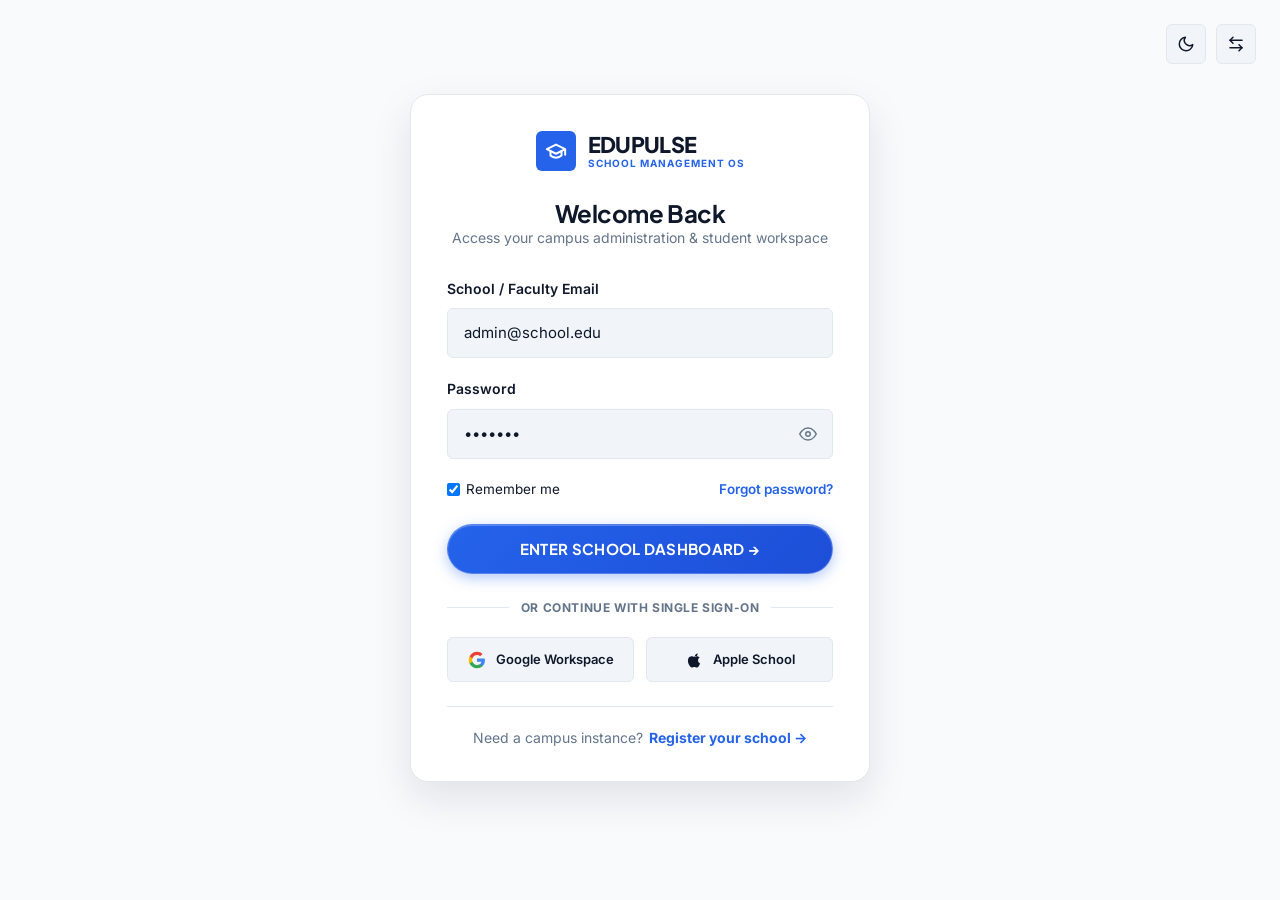
<file: login.html>
<!DOCTYPE html>
<html lang="en" data-theme="light" dir="ltr">
<head>
  <meta charset="UTF-8">
  <meta name="viewport" content="width=device-width, initial-scale=1.0">
  <title>School Admin Portal | EduPulse</title>
  <meta name="description" content="Sign in to your EduPulse School Management OS portal to manage attendance, tuition fees, timetables, and parent communication.">
  <link rel="icon" type="image/svg+xml" href="assets/images/favicon.svg">
  <script>
    (function() {
      function safeGet(key, def) {
        try { return localStorage.getItem(key) || def; } catch(e) { return def; }
      }
      function safeSet(key, val) {
        try { localStorage.setItem(key, val); } catch(e) {}
      }
      var SVG_MOON = '<svg width="18" height="18" viewBox="0 0 24 24" fill="none" stroke="currentColor" stroke-width="2" stroke-linecap="round" stroke-linejoin="round"><path d="M21 12.79A9 9 0 1 1 11.21 3 7 7 0 0 0 21 12.79z"/></svg>';
      var SVG_SUN = '<svg width="18" height="18" viewBox="0 0 24 24" fill="none" stroke="currentColor" stroke-width="2" stroke-linecap="round" stroke-linejoin="round"><circle cx="12" cy="12" r="5"/><line x1="12" y1="1" x2="12" y2="3"/><line x1="12" y1="21" x2="12" y2="23"/><line x1="4.22" y1="4.22" x2="5.64" y2="5.64"/><line x1="18.36" y1="18.36" x2="19.78" y2="19.78"/><line x1="1" y1="12" x2="3" y2="12"/><line x1="21" y1="12" x2="23" y2="12"/><line x1="4.22" y1="19.78" x2="5.64" y2="18.36"/><line x1="18.36" y1="5.64" x2="19.78" y2="4.22"/></svg>';
      var SVG_RTL = '<svg width="18" height="18" viewBox="0 0 24 24" fill="none" stroke="currentColor" stroke-width="2" stroke-linecap="round" stroke-linejoin="round"><path d="M8 3 4 7l4 4"/><path d="M4 7h16"/><path d="m16 21 4-4-4-4"/><path d="M20 17H4"/></svg>';
      window.applyTheme = function(theme) {
        document.documentElement.setAttribute('data-theme', theme);
        safeSet('edupulse_theme', theme);
        var btns = document.querySelectorAll('.js-theme-toggle');
        for(var i=0; i<btns.length; i++) {
          btns[i].innerHTML = theme === 'dark' ? SVG_SUN : SVG_MOON;
        }
      };
      window.toggleTheme = function() {
        var curr = document.documentElement.getAttribute('data-theme') || 'light';
        window.applyTheme(curr === 'dark' ? 'light' : 'dark');
      };
      window.applyRTL = function(dir) {
        document.documentElement.setAttribute('dir', dir);
        safeSet('edupulse_rtl', dir);
        var btns = document.querySelectorAll('.js-rtl-toggle');
        for(var i=0; i<btns.length; i++) {
          btns[i].innerHTML = SVG_RTL;
        }
      };
      window.toggleRTL = function() {
        var curr = document.documentElement.getAttribute('dir') || 'ltr';
        window.applyRTL(curr === 'rtl' ? 'ltr' : 'rtl');
      };
      window.openMobileMenu = function() {
        var mobileMenu = document.getElementById('mobileMenu');
        if (mobileMenu) {
          mobileMenu.classList.add('active');
          document.body.style.overflow = 'hidden';
        }
      };
      window.closeMobileMenu = function() {
        var mobileMenu = document.getElementById('mobileMenu');
        if (mobileMenu) {
          mobileMenu.classList.remove('active');
          document.body.style.overflow = '';
        }
      };
      window.toggleMobileMenu = function() {
        var mobileMenu = document.getElementById('mobileMenu');
        if (mobileMenu) {
          if (mobileMenu.classList.contains('active')) {
            window.closeMobileMenu();
          } else {
            window.openMobileMenu();
          }
        }
      };
      var initTheme = safeGet('edupulse_theme', 'light');
      var initRTL = safeGet('edupulse_rtl', 'ltr');
      document.documentElement.setAttribute('data-theme', initTheme);
      document.documentElement.setAttribute('dir', initRTL);
    })();
  </script>
  <link rel="stylesheet" href="assets/css/style.css">
</head>
<body class="login-page-wrapper">

  <div class="login-container">
    <!-- Top Controls Row Above Card -->
    <div class="login-top-controls">
      <button class="control-btn js-theme-toggle" id="loginThemeBtn" title="Toggle Theme" onclick="toggleTheme()" aria-label="Toggle Theme"><svg width="18" height="18" viewBox="0 0 24 24" fill="none" stroke="currentColor" stroke-width="2" stroke-linecap="round" stroke-linejoin="round"><path d="M21 12.79A9 9 0 1 1 11.21 3 7 7 0 0 0 21 12.79z"></path></svg></button>
      <button class="control-btn js-rtl-toggle" id="loginRTLBtn" title="Toggle RTL" onclick="toggleRTL()" aria-label="Toggle RTL Direction"><svg width="18" height="18" viewBox="0 0 24 24" fill="none" stroke="currentColor" stroke-width="2" stroke-linecap="round" stroke-linejoin="round"><path d="M8 3 4 7l4 4"></path><path d="M4 7h16"></path><path d="m16 21 4-4-4-4"></path><path d="M20 17H4"></path></svg></button>
    </div>

    <!-- Centered Login Card -->
    <div class="login-card">
      <div style="text-align: center; margin-bottom: 28px;">
        <a href="index.html" class="brand-logo" style="justify-content: center; margin-bottom: 12px;">
          <div class="brand-icon" style="background: var(--brand-teal);">
            <svg width="22" height="22" viewBox="0 0 24 24" fill="none" stroke="currentColor" stroke-width="2.2" stroke-linecap="round" stroke-linejoin="round">
              <path d="M22 10v6M2 10l10-5 10 5-10 5z"/>
              <path d="M6 12v5c3 3 9 3 12 0v-5"/>
            </svg>
          </div>
          <div class="brand-text" style="text-align: start;">
            <span class="brand-name" style="color: var(--text-primary); font-size: 1.35rem;">EDUPULSE</span>
            <span class="brand-desc" style="color: var(--brand-teal);">SCHOOL MANAGEMENT OS</span>
          </div>
        </a>

        <h2 style="font-size: 1.5rem; margin-top: 16px;">Welcome Back</h2>
        <p style="font-size: 0.875rem; color: var(--text-muted);">Access your campus administration & student workspace</p>
      </div>

      <!-- Inline Error Box -->
      <div id="loginError" style="display: none; background: rgba(239, 68, 68, 0.1); border: 1px solid rgba(239, 68, 68, 0.3); color: #EF4444; padding: 12px; border-radius: var(--radius-sm); font-size: 0.84375rem; margin-bottom: 16px; text-align: center;"></div>

      <form id="loginForm">
        <div class="form-group">
          <label for="loginEmail" class="form-label">School / Faculty Email</label>
          <input type="email" id="loginEmail" class="form-input" placeholder="admin@school.edu" value="admin@school.edu" required>
        </div>

        <div class="form-group">
          <label for="loginPassword" class="form-label">Password</label>
          <div class="password-input-wrapper">
            <input type="password" id="loginPassword" class="form-input" placeholder="••••••••" value="demo123" required>
            <button type="button" class="password-toggle-btn" id="togglePasswordBtn" title="Toggle Password Visibility" aria-label="Toggle password visibility">
              <svg class="eye-icon eye-open" width="18" height="18" viewBox="0 0 24 24" fill="none" stroke="currentColor" stroke-width="2" stroke-linecap="round" stroke-linejoin="round"><path d="M1 12s4-8 11-8 11 8 11 8-4 8-11 8-11-8-11-8z"/><circle cx="12" cy="12" r="3"/></svg>
              <svg class="eye-icon eye-closed" width="18" height="18" viewBox="0 0 24 24" fill="none" stroke="currentColor" stroke-width="2" stroke-linecap="round" stroke-linejoin="round" style="display:none;"><path d="M17.94 17.94A10.07 10.07 0 0 1 12 20c-7 0-11-8-11-8a18.45 18.45 0 0 1 5.06-5.94M9.9 4.24A9.12 9.12 0 0 1 12 4c7 0 11 8 11 8a18.5 18.5 0 0 1-2.16 3.19m-6.72-1.07a3 3 0 1 1-4.24-4.24"/><line x1="1" y1="1" x2="23" y2="23"/></svg>
            </button>
          </div>
        </div>

        <div style="display: flex; justify-content: space-between; align-items: center; margin-bottom: 24px; font-size: 0.84375rem;">
          <label style="display: flex; align-items: center; gap: 6px; cursor: pointer;">
            <input type="checkbox" id="rememberMe" checked>
            <span>Remember me</span>
          </label>
          <a href="#" id="forgotPasswordLink">Forgot password?</a>
        </div>

        <button type="submit" class="btn btn-primary" style="width: 100%; justify-content: center; padding: 14px;">ENTER SCHOOL DASHBOARD →</button>
      </form>

      <!-- Social Login Divider & CTAs -->
      <div class="social-login-divider">
        <span>OR CONTINUE WITH SINGLE SIGN-ON</span>
      </div>

      <div class="social-login-grid">
        <button type="button" class="btn-social btn-google" onclick="alert('Google Workspace for Education SSO simulation: redirecting to campus dashboard...'); window.location.href='dashboard.html';">
          <svg width="18" height="18" viewBox="0 0 24 24"><path fill="#4285F4" d="M22.56 12.25c0-.78-.07-1.53-.2-2.25H12v4.26h5.92c-.26 1.37-1.04 2.53-2.21 3.31v2.77h3.57c2.08-1.92 3.28-4.74 3.28-8.09z"/><path fill="#34A853" d="M12 23c2.97 0 5.46-.98 7.28-2.66l-3.57-2.77c-.98.66-2.23 1.06-3.71 1.06-2.86 0-5.29-1.93-6.16-4.53H2.18v2.84C3.99 20.53 7.7 23 12 23z"/><path fill="#FBBC05" d="M5.84 14.1c-.22-.66-.35-1.36-.35-2.1s.13-1.44.35-2.1V7.06H2.18C1.43 8.55 1 10.22 1 12s.43 3.45 1.18 4.94l2.85-2.22.81-.62z"/><path fill="#EA4335" d="M12 5.38c1.62 0 3.06.56 4.21 1.64l3.15-3.15C17.45 2.09 14.97 1 12 1 7.7 1 3.99 3.47 2.18 7.06l3.66 2.84c.87-2.6 3.3-4.52 6.16-4.52z"/></svg>
          <span>Google Workspace</span>
        </button>

        <button type="button" class="btn-social btn-apple" onclick="alert('Apple School Manager SSO simulation: redirecting to campus dashboard...'); window.location.href='dashboard.html';">
          <svg width="18" height="18" viewBox="0 0 24 24" fill="currentColor"><path d="M18.71 19.5c-.83 1.24-1.71 2.45-3.05 2.47-1.34.03-1.77-.79-3.29-.79-1.53 0-2 .77-3.27.82-1.31.05-2.3-1.32-3.14-2.53C4.25 17 2.94 12.45 4.7 9.39c.87-1.52 2.43-2.48 4.12-2.51 1.28-.02 2.5.87 3.29.87.78 0 2.26-1.07 3.81-.91.65.03 2.47.26 3.64 1.98-.09.06-2.17 1.28-2.15 3.81.03 3.02 2.65 4.03 2.68 4.04-.03.07-.42 1.44-1.38 2.83M15.97 6.32c.67-.82 1.12-1.96.99-3.1-.96.04-2.13.64-2.82 1.44-.61.71-1.15 1.88-1.01 3 .01 0 .04.01.07.01 1.08 0 2.17-.57 2.77-1.35z"/></svg>
          <span>Apple School</span>
        </button>
      </div>

      <!-- Create Account Footer CTA -->
      <div class="signup-footer-cta">
        <span>Need a campus instance?</span>
        <a href="register.html" class="signup-link">Register your school →</a>
      </div>
    </div>
  </div>

  <script src="assets/js/main.js"></script>
  <script>
    // Password Visibility Eye Toggle Handler
    document.addEventListener('DOMContentLoaded', () => {
      const togglePasswordBtn = document.getElementById('togglePasswordBtn');
      const passwordInput = document.getElementById('loginPassword');
      if (togglePasswordBtn && passwordInput) {
        togglePasswordBtn.addEventListener('click', () => {
          const isPassword = passwordInput.getAttribute('type') === 'password';
          passwordInput.setAttribute('type', isPassword ? 'text' : 'password');
          const eyeOpen = togglePasswordBtn.querySelector('.eye-open');
          const eyeClosed = togglePasswordBtn.querySelector('.eye-closed');
          if (eyeOpen && eyeClosed) {
            eyeOpen.style.display = isPassword ? 'none' : 'block';
            eyeClosed.style.display = isPassword ? 'block' : 'none';
          }
        });
      }
    });
  </script>
</body>
</html>
</file>
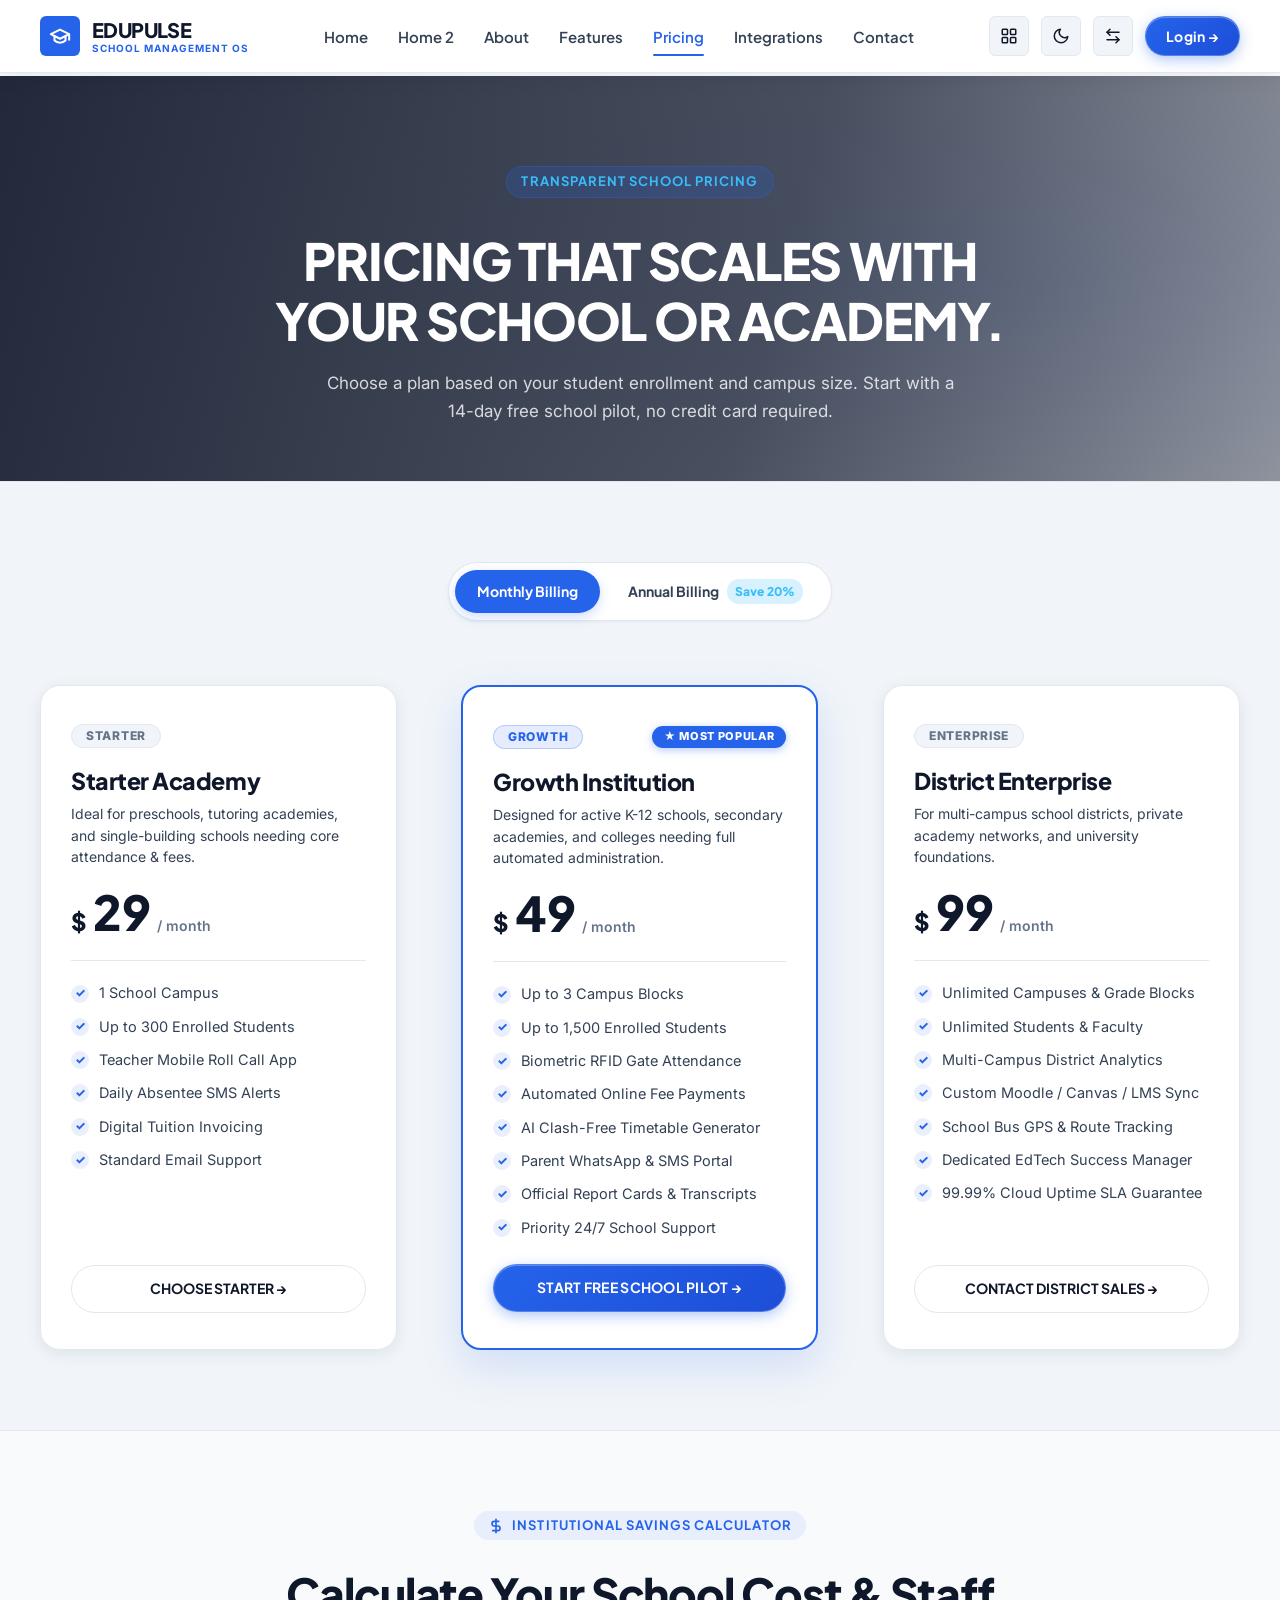
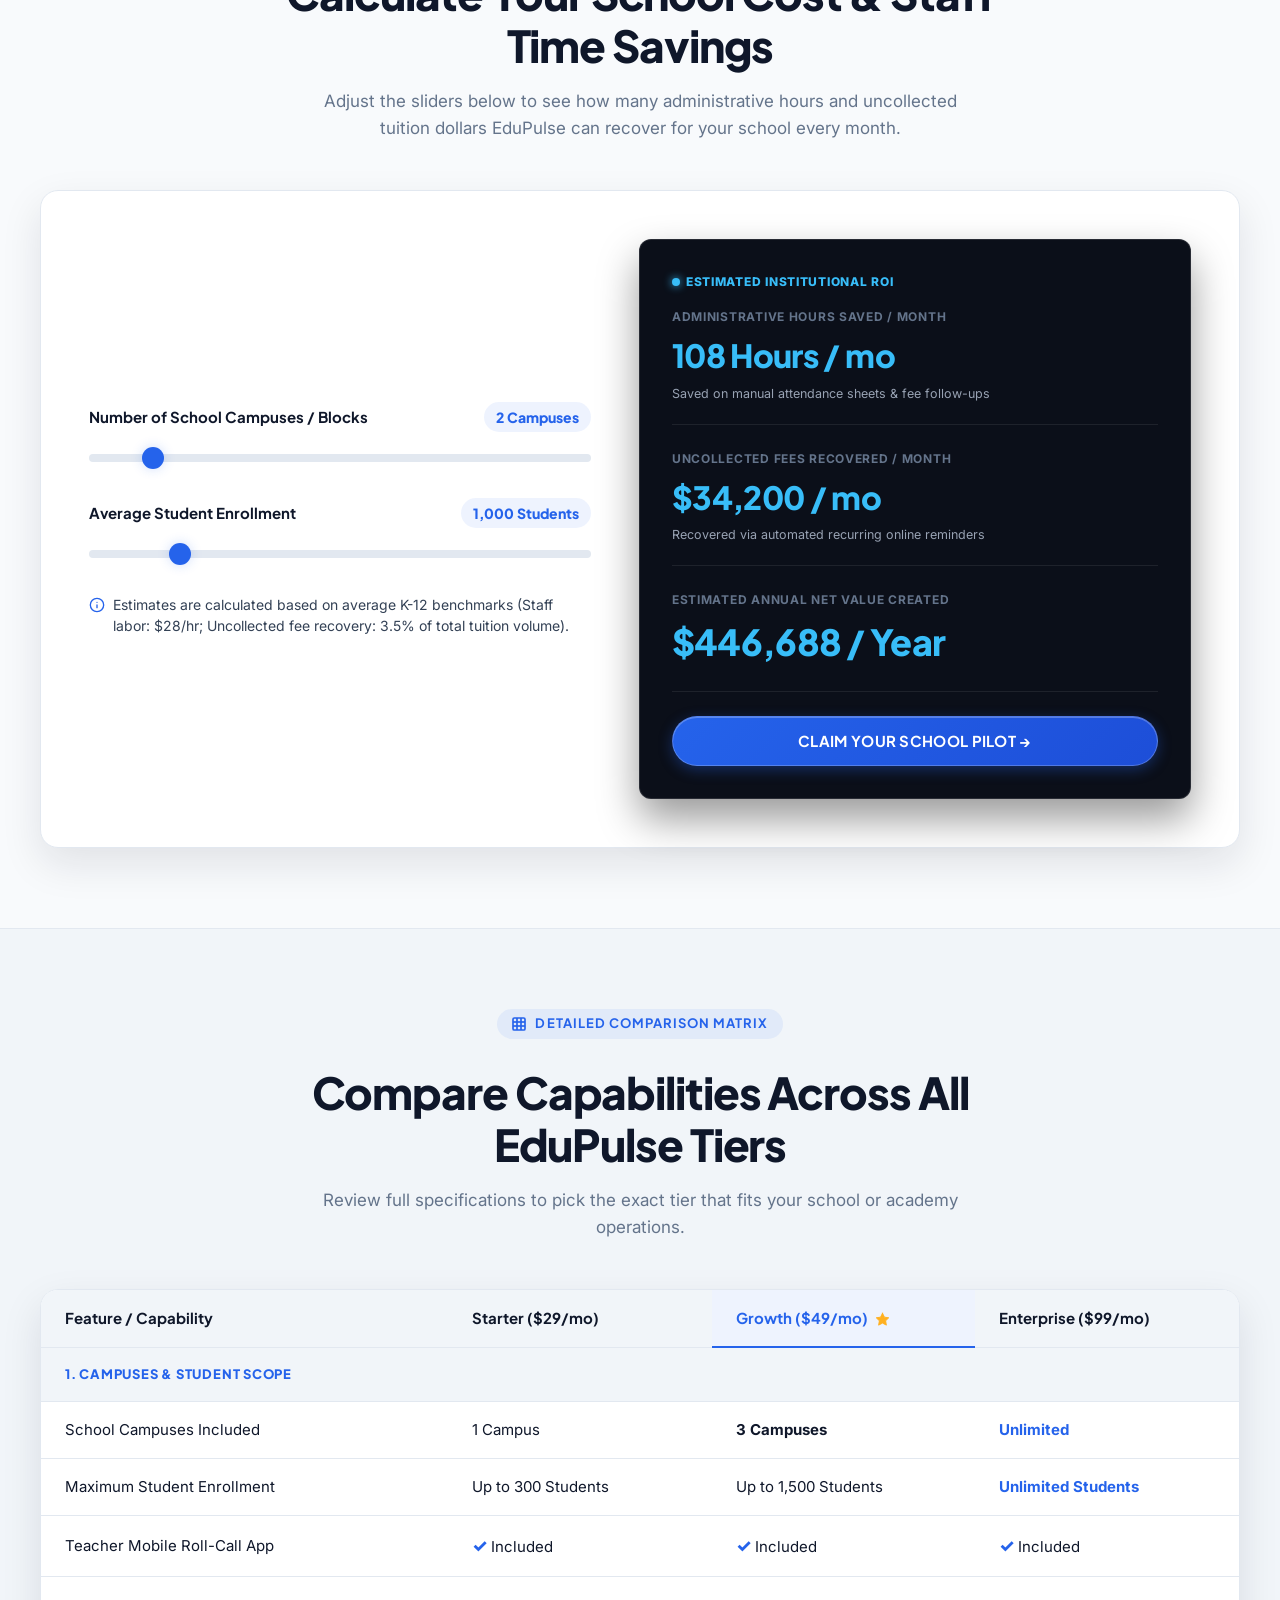
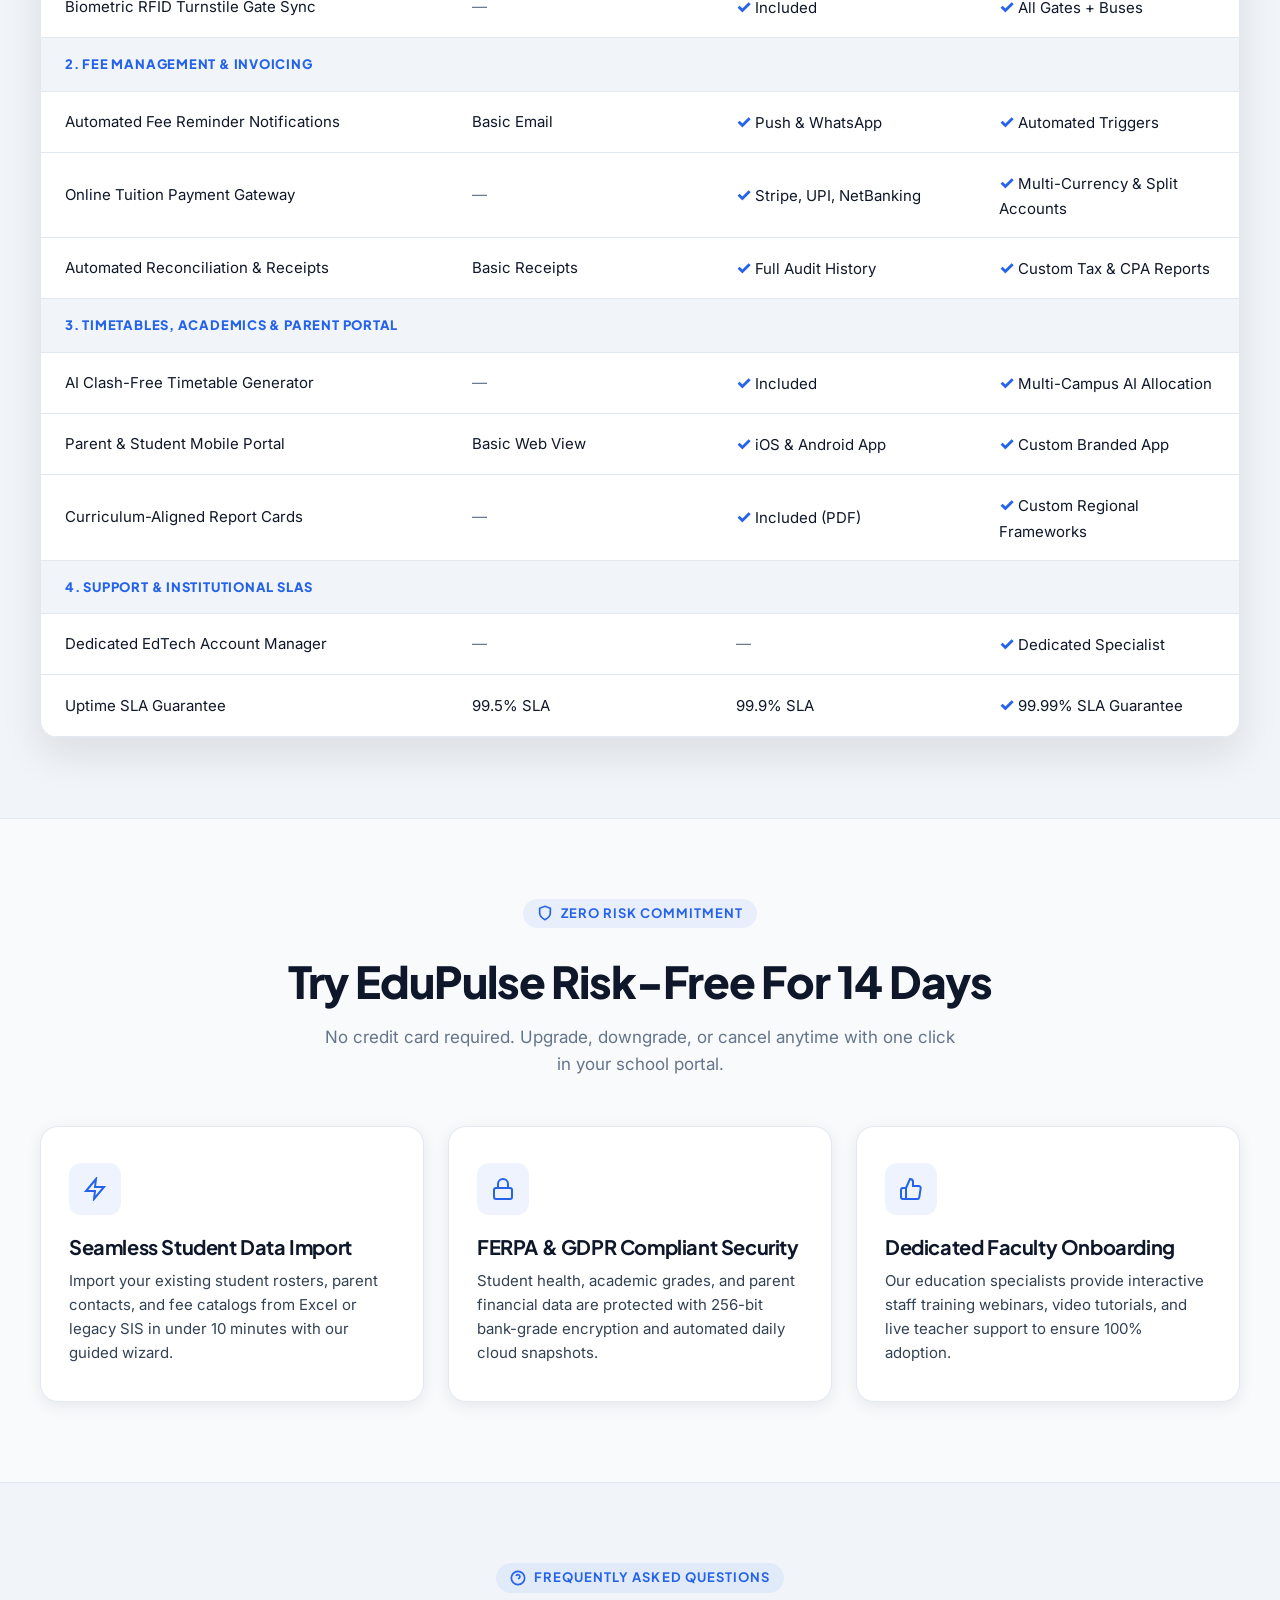
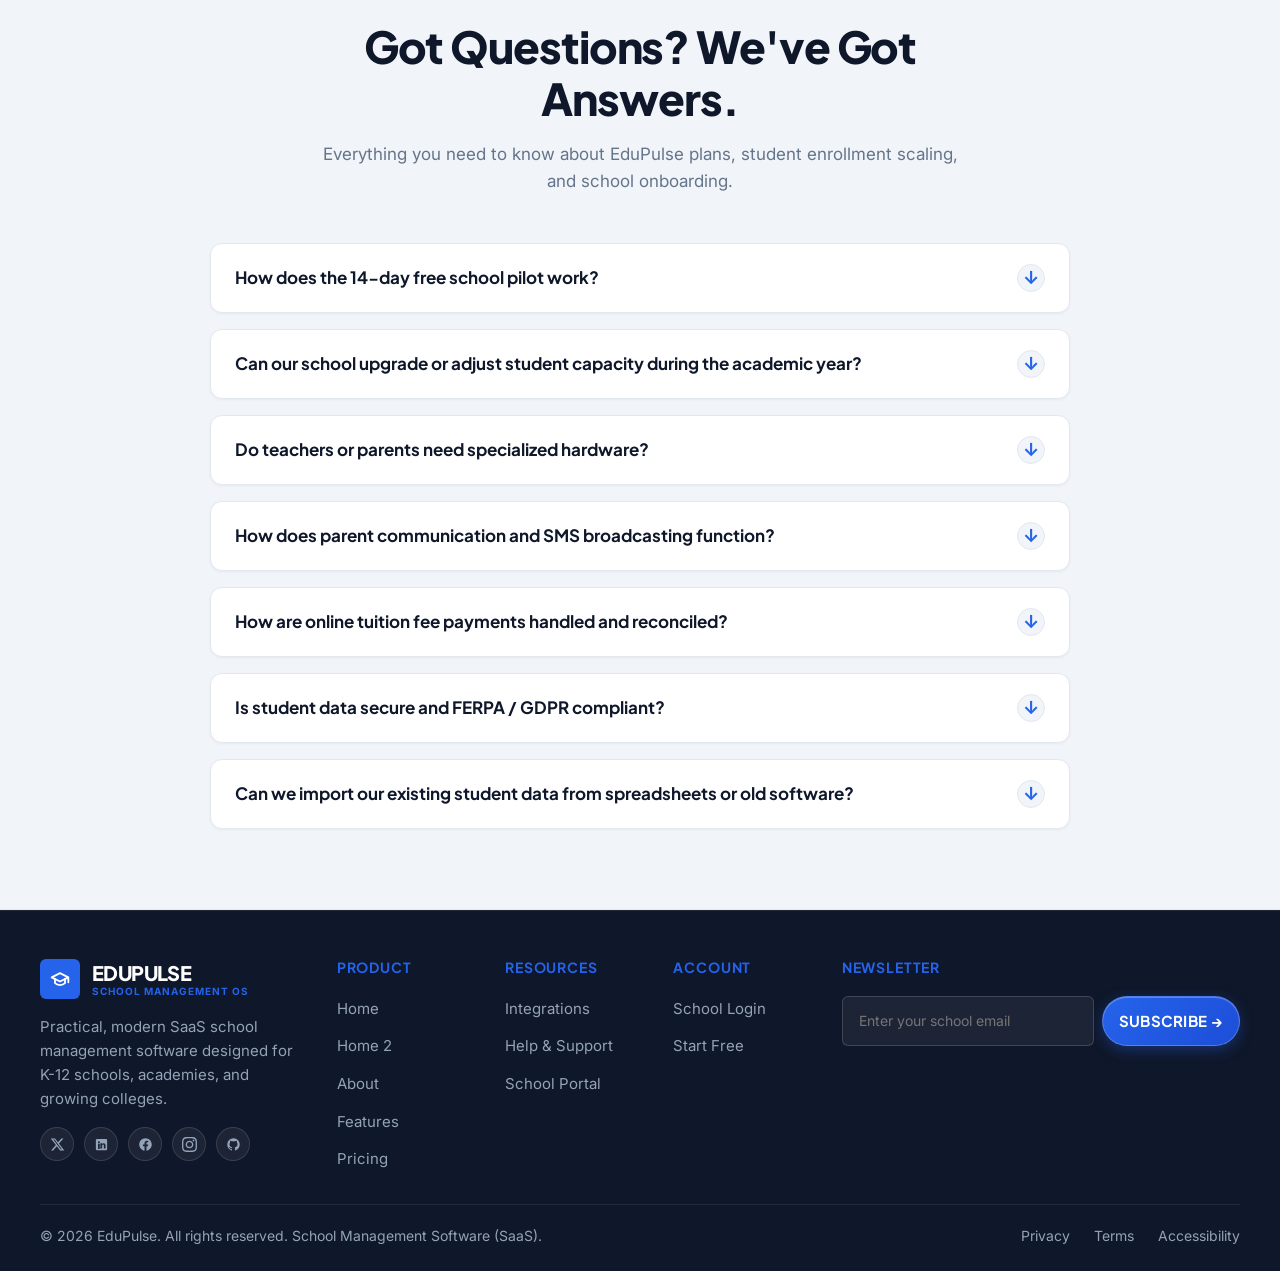
<file: pricing.html>
<!DOCTYPE html>
<html lang="en" data-theme="light" dir="ltr">
<head>
  <meta charset="UTF-8">
  <meta name="viewport" content="width=device-width, initial-scale=1.0">
  <title>School Pricing Plans & ROI Calculator | EduPulse School Management OS</title>
  <meta name="description" content="Transparent, predictable school SaaS pricing. Choose Starter Academy, Growth Institution, or District Enterprise plans with no hidden fees and a 14-day free pilot.">
  <link rel="icon" type="image/svg+xml" href="assets/images/favicon.svg">
  <script>
    (function() {
      function safeGet(key, def) {
        try { return localStorage.getItem(key) || def; } catch(e) { return def; }
      }
      function safeSet(key, val) {
        try { localStorage.setItem(key, val); } catch(e) {}
      }
      var SVG_MOON = '<svg width="18" height="18" viewBox="0 0 24 24" fill="none" stroke="currentColor" stroke-width="2" stroke-linecap="round" stroke-linejoin="round"><path d="M21 12.79A9 9 0 1 1 11.21 3 7 7 0 0 0 21 12.79z"/></svg>';
      var SVG_SUN = '<svg width="18" height="18" viewBox="0 0 24 24" fill="none" stroke="currentColor" stroke-width="2" stroke-linecap="round" stroke-linejoin="round"><circle cx="12" cy="12" r="5"/><line x1="12" y1="1" x2="12" y2="3"/><line x1="12" y1="21" x2="12" y2="23"/><line x1="4.22" y1="4.22" x2="5.64" y2="5.64"/><line x1="18.36" y1="18.36" x2="19.78" y2="19.78"/><line x1="1" y1="12" x2="3" y2="12"/><line x1="21" y1="12" x2="23" y2="12"/><line x1="4.22" y1="19.78" x2="5.64" y2="18.36"/><line x1="18.36" y1="5.64" x2="19.78" y2="4.22"/></svg>';
      var SVG_RTL = '<svg width="18" height="18" viewBox="0 0 24 24" fill="none" stroke="currentColor" stroke-width="2" stroke-linecap="round" stroke-linejoin="round"><path d="M8 3 4 7l4 4"/><path d="M4 7h16"/><path d="m16 21 4-4-4-4"/><path d="M20 17H4"/></svg>';
      window.applyTheme = function(theme) {
        document.documentElement.setAttribute('data-theme', theme);
        safeSet('edupulse_theme', theme);
        var btns = document.querySelectorAll('.js-theme-toggle');
        for(var i=0; i<btns.length; i++) {
          btns[i].innerHTML = theme === 'dark' ? SVG_SUN : SVG_MOON;
        }
      };
      window.toggleTheme = function() {
        var curr = document.documentElement.getAttribute('data-theme') || 'light';
        window.applyTheme(curr === 'dark' ? 'light' : 'dark');
      };
      window.applyRTL = function(dir) {
        document.documentElement.setAttribute('dir', dir);
        safeSet('edupulse_rtl', dir);
        var btns = document.querySelectorAll('.js-rtl-toggle');
        for(var i=0; i<btns.length; i++) {
          btns[i].innerHTML = SVG_RTL;
        }
      };
      window.toggleRTL = function() {
        var curr = document.documentElement.getAttribute('dir') || 'ltr';
        window.applyRTL(curr === 'rtl' ? 'ltr' : 'rtl');
      };
      window.openMobileMenu = function() {
        var mobileMenu = document.getElementById('mobileMenu');
        if (mobileMenu) {
          mobileMenu.classList.add('active');
          document.body.style.overflow = 'hidden';
        }
      };
      window.closeMobileMenu = function() {
        var mobileMenu = document.getElementById('mobileMenu');
        if (mobileMenu) {
          mobileMenu.classList.remove('active');
          document.body.style.overflow = '';
        }
      };
      window.toggleMobileMenu = function() {
        var mobileMenu = document.getElementById('mobileMenu');
        if (mobileMenu) {
          if (mobileMenu.classList.contains('active')) {
            window.closeMobileMenu();
          } else {
            window.openMobileMenu();
          }
        }
      };
      var initTheme = safeGet('edupulse_theme', 'light');
      var initRTL = safeGet('edupulse_rtl', 'ltr');
      document.documentElement.setAttribute('data-theme', initTheme);
      document.documentElement.setAttribute('dir', initRTL);
    })();
  </script>
  <link rel="stylesheet" href="assets/css/style.css">
</head>
<body>

  <!-- NAVBAR -->
  <header class="navbar">
    <div class="container nav-container">
      <a href="index.html" class="brand-logo" id="navLogo">
        <div class="brand-icon">
          <svg width="22" height="22" viewBox="0 0 24 24" fill="none" stroke="currentColor" stroke-width="2.2" stroke-linecap="round" stroke-linejoin="round">
            <path d="M22 10v6M2 10l10-5 10 5-10 5z"/>
            <path d="M6 12v5c3 3 9 3 12 0v-5"/>
          </svg>
        </div>
        <div class="brand-text">
          <span class="brand-name">EDUPULSE</span>
          <span class="brand-desc">SCHOOL MANAGEMENT OS</span>
        </div>
      </a>

      <nav>
        <ul class="nav-links">
          <li><a href="index.html" class="nav-link">Home</a></li>
          <li><a href="home-2.html" class="nav-link">Home 2</a></li>
          <li><a href="about.html" class="nav-link">About</a></li>
          <li><a href="features.html" class="nav-link">Features</a></li>
          <li><a href="pricing.html" class="nav-link active">Pricing</a></li>
          <li><a href="integrations.html" class="nav-link">Integrations</a></li>
          <li><a href="contact.html" class="nav-link">Contact</a></li>
        </ul>
      </nav>

      <div class="nav-actions">
        <a href="dashboard.html" class="control-btn" title="School Admin Dashboard" aria-label="Open School Admin Dashboard"><svg width="18" height="18" viewBox="0 0 24 24" fill="none" stroke="currentColor" stroke-width="2" stroke-linecap="round" stroke-linejoin="round"><rect x="3" y="3" width="7" height="7" rx="1"></rect><rect x="14" y="3" width="7" height="7" rx="1"></rect><rect x="14" y="14" width="7" height="7" rx="1"></rect><rect x="3" y="14" width="7" height="7" rx="1"></rect></svg></a>
        <button class="control-btn js-theme-toggle" id="desktopThemeBtn" title="Toggle Theme" onclick="toggleTheme()" aria-label="Toggle Theme"><svg width="18" height="18" viewBox="0 0 24 24" fill="none" stroke="currentColor" stroke-width="2" stroke-linecap="round" stroke-linejoin="round"><path d="M21 12.79A9 9 0 1 1 11.21 3 7 7 0 0 0 21 12.79z"></path></svg></button>
        <button class="control-btn js-rtl-toggle" id="desktopRTLBtn" title="Toggle RTL" onclick="toggleRTL()" aria-label="Toggle RTL Direction"><svg width="18" height="18" viewBox="0 0 24 24" fill="none" stroke="currentColor" stroke-width="2" stroke-linecap="round" stroke-linejoin="round"><path d="M8 3 4 7l4 4"></path><path d="M4 7h16"></path><path d="m16 21 4-4-4-4"></path><path d="M20 17H4"></path></svg></button>
        <a href="login.html" class="btn btn-primary">Login →</a>
      </div>

      <button class="hamburger-btn" id="hamburgerBtn" aria-label="Toggle Navigation" onclick="openMobileMenu()">
        <svg width="24" height="24" fill="none" stroke="currentColor" stroke-width="2"><line x1="3" y1="6" x2="21" y2="6"/><line x1="3" y1="12" x2="21" y2="12"/><line x1="3" y1="18" x2="21" y2="18"/></svg>
      </button>
    </div>
  </header>

  <!-- Mobile Drawer -->
  <div class="mobile-menu" id="mobileMenu">
    <div class="mobile-overlay" onclick="closeMobileMenu()"></div>
    <div class="mobile-drawer">
      <div>
        <div class="mobile-drawer-header">
          <div class="brand-logo">
            <div class="brand-icon">
              <svg width="20" height="20" viewBox="0 0 24 24" fill="none" stroke="currentColor" stroke-width="2.2" stroke-linecap="round" stroke-linejoin="round">
                <path d="M22 10v6M2 10l10-5 10 5-10 5z"/>
                <path d="M6 12v5c3 3 9 3 12 0v-5"/>
              </svg>
            </div>
            <div class="brand-text">
              <span class="brand-name">EDUPULSE</span>
              <span class="brand-desc">SCHOOL MANAGEMENT OS</span>
            </div>
          </div>
          <button type="button" class="mobile-close-btn" id="closeMenuBtn" onclick="closeMobileMenu()">&times;</button>
        </div>
        <ul class="mobile-nav-links">
          <li><a href="index.html" class="mobile-nav-link">Home</a></li>
          <li><a href="home-2.html" class="mobile-nav-link">Home 2</a></li>
          <li><a href="about.html" class="mobile-nav-link">About</a></li>
          <li><a href="features.html" class="mobile-nav-link">Features</a></li>
          <li><a href="pricing.html" class="mobile-nav-link active">Pricing</a></li>
          <li><a href="integrations.html" class="mobile-nav-link">Integrations</a></li>
          <li><a href="contact.html" class="mobile-nav-link">Contact</a></li>
        </ul>
      </div>
      <div>
        <div class="mobile-controls">
          <div class="mobile-controls-row">
            <a href="dashboard.html" class="control-btn" style="flex:1; text-align:center;" title="School Admin Dashboard" aria-label="Open School Admin Dashboard"><svg width="18" height="18" viewBox="0 0 24 24" fill="none" stroke="currentColor" stroke-width="2" stroke-linecap="round" stroke-linejoin="round"><rect x="3" y="3" width="7" height="7" rx="1"></rect><rect x="14" y="3" width="7" height="7" rx="1"></rect><rect x="14" y="14" width="7" height="7" rx="1"></rect><rect x="3" y="14" width="7" height="7" rx="1"></rect></svg></a>
            <button class="control-btn js-theme-toggle" style="flex:1;" title="Toggle Theme" onclick="toggleTheme()" aria-label="Toggle Theme"><svg width="18" height="18" viewBox="0 0 24 24" fill="none" stroke="currentColor" stroke-width="2" stroke-linecap="round" stroke-linejoin="round"><path d="M21 12.79A9 9 0 1 1 11.21 3 7 7 0 0 0 21 12.79z"></path></svg></button>
            <button class="control-btn js-rtl-toggle" style="flex:1;" title="Toggle RTL" onclick="toggleRTL()" aria-label="Toggle RTL Direction"><svg width="18" height="18" viewBox="0 0 24 24" fill="none" stroke="currentColor" stroke-width="2" stroke-linecap="round" stroke-linejoin="round"><path d="M8 3 4 7l4 4"></path><path d="M4 7h16"></path><path d="m16 21 4-4-4-4"></path><path d="M20 17H4"></path></svg></button>
          </div>
          <a href="login.html" class="btn btn-primary" style="width: 100%;">Login →</a>
        </div>
      </div>
    </div>
  </div>

  <!-- ==========================================================================
       SECTION 01 — COMPACT INNER HERO WITH BG IMAGE
       ========================================================================== -->
  <section class="section inner-hero" style="
    background-image: url('https://images.unsplash.com/photo-1523050854058-8df90110c9f1?auto=format&fit=crop&w=1600&q=80');
    background-size: cover;
    background-position: center;
    background-repeat: no-repeat;
  ">
    <div style="
      position: absolute; inset: 0; z-index: 0;
      background:
        linear-gradient(105deg, rgba(15, 23, 42,0.92) 0%, rgba(15, 23, 42,0.75) 60%, rgba(15, 23, 42,0.45) 100%),
        radial-gradient(ellipse 70% 90% at 75% 50%, rgba(37, 99, 235,0.15) 0%, transparent 70%);
    "></div>

    <div class="container text-center" style="position: relative; z-index: 1; display: flex; flex-direction: column; align-items: center; text-align: center;">
      <span class="eyebrow" style="background: rgba(37, 99, 235,0.18); border: 1px solid rgba(37, 99, 235,0.35); color: #38BDF8; margin-inline: auto;">TRANSPARENT SCHOOL PRICING</span>
      <h1 class="section-title" style="color: #FFFFFF; font-size: clamp(2.25rem, 4vw, 3.25rem); max-width: 800px; margin-inline: auto; margin-block: 16px 20px; text-align: center;">
        PRICING THAT SCALES WITH YOUR SCHOOL OR ACADEMY.
      </h1>
      <p class="section-desc" style="color: rgba(255,255,255,0.80); max-width: 640px; margin-inline: auto; text-align: center;">
        Choose a plan based on your student enrollment and campus size. Start with a 14-day free school pilot, no credit card required.
      </p>
    </div>
  </section>

  <!-- ==========================================================================
       SECTION 02 — PLANS GRID WITH MONTHLY / ANNUAL BILLING TOGGLE SWITCHER
       ========================================================================== -->
  <section class="section" style="background: var(--bg-surface-elevated); border-block: 1px solid var(--border-color); padding-block: 80px;">
    <div class="container text-center">
      
      <!-- Monthly / Annual Billing Toggle -->
      <div style="display: flex; justify-content: center; margin-bottom: 40px;">
        <div class="billing-toggle-wrapper">
          <button class="billing-toggle-btn active" id="billingMonthlyBtn">Monthly Billing</button>
          <button class="billing-toggle-btn" id="billingAnnualBtn">
            Annual Billing <span class="discount-pill">Save 20%</span>
          </button>
        </div>
      </div>

      <div class="pricing-grid">
        <!-- Plan 1 -->
        <div class="pricing-card reveal delay-1" data-monthly="29" data-annual="23">
          <div class="pricing-card-header">
            <span class="pricing-badge">STARTER</span>
          </div>
          <h3 class="pricing-card-title">Starter Academy</h3>
          <p class="pricing-card-desc">Ideal for preschools, tutoring academies, and single-building schools needing core attendance & fees.</p>

          <div class="pricing-price-wrap">
            <span class="pricing-currency">$</span>
            <span class="pricing-amount price-amount">29</span>
            <span class="pricing-period">/ month</span>
          </div>

          <ul class="pricing-features-list">
            <li><span class="check-icon">✓</span> 1 School Campus</li>
            <li><span class="check-icon">✓</span> Up to 300 Enrolled Students</li>
            <li><span class="check-icon">✓</span> Teacher Mobile Roll Call App</li>
            <li><span class="check-icon">✓</span> Daily Absentee SMS Alerts</li>
            <li><span class="check-icon">✓</span> Digital Tuition Invoicing</li>
            <li><span class="check-icon">✓</span> Standard Email Support</li>
          </ul>

          <a href="login.html" class="btn btn-secondary">CHOOSE STARTER →</a>
        </div>

        <!-- Plan 2 Popular -->
        <div class="pricing-card featured reveal delay-2" data-monthly="49" data-annual="39">
          <div class="pricing-card-header">
            <span class="pricing-badge badge-featured">GROWTH</span>
            <span class="pricing-popular-badge">★ MOST POPULAR</span>
          </div>
          <h3 class="pricing-card-title">Growth Institution</h3>
          <p class="pricing-card-desc">Designed for active K-12 schools, secondary academies, and colleges needing full automated administration.</p>

          <div class="pricing-price-wrap">
            <span class="pricing-currency">$</span>
            <span class="pricing-amount price-amount">49</span>
            <span class="pricing-period">/ month</span>
          </div>

          <ul class="pricing-features-list">
            <li><span class="check-icon">✓</span> Up to 3 Campus Blocks</li>
            <li><span class="check-icon">✓</span> Up to 1,500 Enrolled Students</li>
            <li><span class="check-icon">✓</span> Biometric RFID Gate Attendance</li>
            <li><span class="check-icon">✓</span> Automated Online Fee Payments</li>
            <li><span class="check-icon">✓</span> AI Clash-Free Timetable Generator</li>
            <li><span class="check-icon">✓</span> Parent WhatsApp & SMS Portal</li>
            <li><span class="check-icon">✓</span> Official Report Cards & Transcripts</li>
            <li><span class="check-icon">✓</span> Priority 24/7 School Support</li>
          </ul>

          <a href="login.html" class="btn btn-primary">START FREE SCHOOL PILOT →</a>
        </div>

        <!-- Plan 3 -->
        <div class="pricing-card reveal delay-3" data-monthly="99" data-annual="79">
          <div class="pricing-card-header">
            <span class="pricing-badge">ENTERPRISE</span>
          </div>
          <h3 class="pricing-card-title">District Enterprise</h3>
          <p class="pricing-card-desc">For multi-campus school districts, private academy networks, and university foundations.</p>

          <div class="pricing-price-wrap">
            <span class="pricing-currency">$</span>
            <span class="pricing-amount price-amount">99</span>
            <span class="pricing-period">/ month</span>
          </div>

          <ul class="pricing-features-list">
            <li><span class="check-icon">✓</span> Unlimited Campuses & Grade Blocks</li>
            <li><span class="check-icon">✓</span> Unlimited Students & Faculty</li>
            <li><span class="check-icon">✓</span> Multi-Campus District Analytics</li>
            <li><span class="check-icon">✓</span> Custom Moodle / Canvas / LMS Sync</li>
            <li><span class="check-icon">✓</span> School Bus GPS & Route Tracking</li>
            <li><span class="check-icon">✓</span> Dedicated EdTech Success Manager</li>
            <li><span class="check-icon">✓</span> 99.99% Cloud Uptime SLA Guarantee</li>
          </ul>

          <a href="contact.html" class="btn btn-secondary">CONTACT DISTRICT SALES →</a>
        </div>
      </div>
    </div>
  </section>

  <!-- ==========================================================================
       UNIQUE SECTION 01 — INTERACTIVE ROI & COST SAVINGS CALCULATOR
       ========================================================================== -->
  <section class="section" style="background: var(--bg-main); padding-block: 80px;">
    <div class="container">
      <div class="section-header text-center" style="margin-bottom: 48px;">
        <span class="eyebrow" style="background: var(--teal-light); color: var(--brand-teal); margin-inline: auto;">
          <svg width="16" height="16" viewBox="0 0 24 24" fill="none" stroke="currentColor" stroke-width="2.5"><line x1="12" y1="1" x2="12" y2="23"/><path d="M17 5H9.5a3.5 3.5 0 0 0 0 7h5a3.5 3.5 0 0 1 0 7H6"/></svg>
          INSTITUTIONAL SAVINGS CALCULATOR
        </span>
        <h2 class="section-title" style="font-size: clamp(2rem, 3.5vw, 2.75rem); margin-block: 12px 16px;">
          Calculate Your School Cost & Staff Time Savings
        </h2>
        <p class="section-desc" style="max-width: 640px; margin-inline: auto;">
          Adjust the sliders below to see how many administrative hours and uncollected tuition dollars EduPulse can recover for your school every month.
        </p>
      </div>

      <div class="roi-calculator-container reveal">
        <div class="roi-calc-grid">
          
          <!-- Controls Column -->
          <div>
            <div class="calc-slider-group">
              <div class="slider-header">
                <span>Number of School Campuses / Blocks</span>
                <span class="slider-val-badge" id="valStores">2 Campuses</span>
              </div>
              <input type="range" min="1" max="10" value="2" class="roi-slider-input" id="sliderStores">
            </div>

            <div class="calc-slider-group">
              <div class="slider-header">
                <span>Average Student Enrollment</span>
                <span class="slider-val-badge" id="valRevenue">1,000 Students</span>
              </div>
              <input type="range" min="200" max="5000" step="100" value="1000" class="roi-slider-input" id="sliderRevenue">
            </div>

            <p style="font-size: 0.875rem; color: var(--text-secondary); line-height: 1.5; margin-top: 16px; display: flex; align-items: flex-start; gap: 8px;">
              <svg width="16" height="16" viewBox="0 0 24 24" fill="none" stroke="var(--brand-teal)" stroke-width="2" stroke-linecap="round" stroke-linejoin="round" style="flex-shrink:0; margin-top: 3px;"><circle cx="12" cy="12" r="10"></circle><line x1="12" y1="16" x2="12" y2="12"></line><line x1="12" y1="8" x2="12.01" y2="8"></line></svg>
              <span>Estimates are calculated based on average K-12 benchmarks (Staff labor: $28/hr; Uncollected fee recovery: 3.5% of total tuition volume).</span>
            </p>
          </div>

          <!-- Live Metric Results Column -->
          <div class="roi-results-box">
            <div style="font-size: 0.75rem; color: #38BDF8; font-weight: 800; letter-spacing: 0.06em; text-transform: uppercase; margin-bottom: 16px; display: flex; align-items: center; gap: 6px;">
              <span style="width: 8px; height: 8px; background: #38BDF8; border-radius: 50%; box-shadow: 0 0 8px #38BDF8;"></span> ESTIMATED INSTITUTIONAL ROI
            </div>

            <div class="roi-result-metric">
              <div class="roi-metric-label">Administrative Hours Saved / Month</div>
              <div class="roi-metric-value" id="metricHours">108 Hours / mo</div>
              <div style="font-size: 0.78125rem; color: #98A2B3; margin-top: 2px;">Saved on manual attendance sheets & fee follow-ups</div>
            </div>

            <div class="roi-result-metric">
              <div class="roi-metric-label">Uncollected Fees Recovered / Month</div>
              <div class="roi-metric-value" id="metricLoss">$34,200 / mo</div>
              <div style="font-size: 0.78125rem; color: #98A2B3; margin-top: 2px;">Recovered via automated recurring online reminders</div>
            </div>

            <div class="roi-result-metric">
              <div class="roi-metric-label">Estimated Annual Net Value Created</div>
              <div class="roi-metric-value" id="metricSavings" style="font-size: 2.25rem;">$446,688 / Year</div>
            </div>

            <div style="margin-top: 24px;">
              <a href="login.html" class="btn btn-primary" style="width: 100%; justify-content: center; padding: 12px;">CLAIM YOUR SCHOOL PILOT →</a>
            </div>
          </div>

        </div>
      </div>

    </div>
  </section>

  <!-- ==========================================================================
       UNIQUE SECTION 02 — GRANULAR FEATURE MATRIX COMPARISON TABLE
       ========================================================================== -->
  <section class="section" style="background: var(--bg-surface-elevated); border-block: 1px solid var(--border-color); padding-block: 80px;">
    <div class="container">
      <div class="section-header text-center" style="margin-bottom: 48px;">
        <span class="eyebrow" style="background: var(--teal-light); color: var(--brand-teal); margin-inline: auto;">
          <svg width="16" height="16" viewBox="0 0 24 24" fill="none" stroke="currentColor" stroke-width="2.5"><rect x="3" y="3" width="18" height="18" rx="2" ry="2"/><line x1="3" y1="9" x2="21" y2="9"/><line x1="3" y1="15" x2="21" y2="15"/><line x1="9" y1="3" x2="9" y2="21"/><line x1="15" y1="3" x2="15" y2="21"/></svg>
          DETAILED COMPARISON MATRIX
        </span>
        <h2 class="section-title" style="font-size: clamp(2rem, 3.5vw, 2.75rem); margin-block: 12px 16px;">
          Compare Capabilities Across All EduPulse Tiers
        </h2>
        <p class="section-desc" style="max-width: 640px; margin-inline: auto;">
          Review full specifications to pick the exact tier that fits your school or academy operations.
        </p>
      </div>

      <div class="matrix-table-wrapper reveal">
        <table class="matrix-table">
          <thead>
            <tr>
              <th style="width: 34%;">Feature / Capability</th>
              <th style="width: 22%;">Starter ($29/mo)</th>
              <th class="highlight-col" style="width: 22%;">Growth ($49/mo) <svg width="15" height="15" viewBox="0 0 24 24" fill="#FFB020" stroke="#FFB020" stroke-width="1.5" stroke-linecap="round" stroke-linejoin="round" style="display:inline-block; vertical-align:middle; margin-inline-start:4px;"><polygon points="12 2 15.09 8.26 22 9.27 17 14.14 18.18 21.02 12 17.77 5.82 21.02 7 14.14 2 9.27 8.91 8.26 12 2"></polygon></svg></th>
              <th style="width: 22%;">Enterprise ($99/mo)</th>
            </tr>
          </thead>
          <tbody>
            <!-- Category 1 -->
            <tr>
              <td colspan="4" class="matrix-category-heading">1. Campuses & Student Scope</td>
            </tr>
            <tr>
              <td>School Campuses Included</td>
              <td>1 Campus</td>
              <td style="font-weight:700;">3 Campuses</td>
              <td style="font-weight:700; color:var(--brand-teal);">Unlimited</td>
            </tr>
            <tr>
              <td>Maximum Student Enrollment</td>
              <td>Up to 300 Students</td>
              <td>Up to 1,500 Students</td>
              <td style="font-weight:700; color:var(--brand-teal);">Unlimited Students</td>
            </tr>
            <tr>
              <td>Teacher Mobile Roll-Call App</td>
              <td><span class="matrix-check">✓</span> Included</td>
              <td><span class="matrix-check">✓</span> Included</td>
              <td><span class="matrix-check">✓</span> Included</td>
            </tr>
            <tr>
              <td>Biometric RFID Turnstile Gate Sync</td>
              <td><span class="matrix-dash">—</span></td>
              <td><span class="matrix-check">✓</span> Included</td>
              <td><span class="matrix-check">✓</span> All Gates + Buses</td>
            </tr>

            <!-- Category 2 -->
            <tr>
              <td colspan="4" class="matrix-category-heading">2. Fee Management & Invoicing</td>
            </tr>
            <tr>
              <td>Automated Fee Reminder Notifications</td>
              <td>Basic Email</td>
              <td><span class="matrix-check">✓</span> Push & WhatsApp</td>
              <td><span class="matrix-check">✓</span> Automated Triggers</td>
            </tr>
            <tr>
              <td>Online Tuition Payment Gateway</td>
              <td><span class="matrix-dash">—</span></td>
              <td><span class="matrix-check">✓</span> Stripe, UPI, NetBanking</td>
              <td><span class="matrix-check">✓</span> Multi-Currency & Split Accounts</td>
            </tr>
            <tr>
              <td>Automated Reconciliation & Receipts</td>
              <td>Basic Receipts</td>
              <td><span class="matrix-check">✓</span> Full Audit History</td>
              <td><span class="matrix-check">✓</span> Custom Tax & CPA Reports</td>
            </tr>

            <!-- Category 3 -->
            <tr>
              <td colspan="4" class="matrix-category-heading">3. Timetables, Academics & Parent Portal</td>
            </tr>
            <tr>
              <td>AI Clash-Free Timetable Generator</td>
              <td><span class="matrix-dash">—</span></td>
              <td><span class="matrix-check">✓</span> Included</td>
              <td><span class="matrix-check">✓</span> Multi-Campus AI Allocation</td>
            </tr>
            <tr>
              <td>Parent & Student Mobile Portal</td>
              <td>Basic Web View</td>
              <td><span class="matrix-check">✓</span> iOS & Android App</td>
              <td><span class="matrix-check">✓</span> Custom Branded App</td>
            </tr>
            <tr>
              <td>Curriculum-Aligned Report Cards</td>
              <td><span class="matrix-dash">—</span></td>
              <td><span class="matrix-check">✓</span> Included (PDF)</td>
              <td><span class="matrix-check">✓</span> Custom Regional Frameworks</td>
            </tr>

            <!-- Category 4 -->
            <tr>
              <td colspan="4" class="matrix-category-heading">4. Support & Institutional SLAs</td>
            </tr>
            <tr>
              <td>Dedicated EdTech Account Manager</td>
              <td><span class="matrix-dash">—</span></td>
              <td><span class="matrix-dash">—</span></td>
              <td><span class="matrix-check">✓</span> Dedicated Specialist</td>
            </tr>
            <tr>
              <td>Uptime SLA Guarantee</td>
              <td>99.5% SLA</td>
              <td>99.9% SLA</td>
              <td><span class="matrix-check">✓</span> 99.99% SLA Guarantee</td>
            </tr>
          </tbody>
        </table>
      </div>

    </div>
  </section>

  <!-- ==========================================================================
       UNIQUE SECTION 03 — RISK-FREE GUARANTEE & SOCIAL PROOF CARDS
       ========================================================================== -->
  <section class="section" style="background: var(--bg-main); padding-block: 80px;">
    <div class="container">
      <div class="section-header text-center" style="margin-bottom: 48px;">
        <span class="eyebrow" style="background: var(--teal-light); color: var(--brand-teal); margin-inline: auto;">
          <svg width="16" height="16" viewBox="0 0 24 24" fill="none" stroke="currentColor" stroke-width="2.5"><path d="M12 22s8-4 8-10V5l-8-3-8 3v7c0 6 8 10 8 10z"/></svg>
          ZERO RISK COMMITMENT
        </span>
        <h2 class="section-title" style="font-size: clamp(2rem, 3.5vw, 2.75rem); margin-block: 12px 16px;">
          Try EduPulse Risk-Free For 14 Days
        </h2>
        <p class="section-desc" style="max-width: 640px; margin-inline: auto;">
          No credit card required. Upgrade, downgrade, or cancel anytime with one click in your school portal.
        </p>
      </div>

      <div class="guarantee-grid">
        <!-- Card 1 -->
        <div class="guarantee-card reveal delay-1">
          <div class="guarantee-icon-box">
            <svg width="24" height="24" viewBox="0 0 24 24" fill="none" stroke="currentColor" stroke-width="2"><polygon points="13 2 3 14 12 14 11 22 21 10 12 10 13 2"/></svg>
          </div>
          <h3 style="font-size: 1.25rem; margin-bottom: 10px;">Seamless Student Data Import</h3>
          <p style="font-size: 0.9375rem; color: var(--text-secondary); line-height: 1.6;">
            Import your existing student rosters, parent contacts, and fee catalogs from Excel or legacy SIS in under 10 minutes with our guided wizard.
          </p>
        </div>

        <!-- Card 2 -->
        <div class="guarantee-card reveal delay-2">
          <div class="guarantee-icon-box">
            <svg width="24" height="24" viewBox="0 0 24 24" fill="none" stroke="currentColor" stroke-width="2"><rect x="3" y="11" width="18" height="11" rx="2" ry="2"/><path d="M7 11V7a5 5 0 0 1 10 0v4"/></svg>
          </div>
          <h3 style="font-size: 1.25rem; margin-bottom: 10px;">FERPA & GDPR Compliant Security</h3>
          <p style="font-size: 0.9375rem; color: var(--text-secondary); line-height: 1.6;">
            Student health, academic grades, and parent financial data are protected with 256-bit bank-grade encryption and automated daily cloud snapshots.
          </p>
        </div>

        <!-- Card 3 -->
        <div class="guarantee-card reveal delay-3">
          <div class="guarantee-icon-box">
            <svg width="24" height="24" viewBox="0 0 24 24" fill="none" stroke="currentColor" stroke-width="2"><path d="M14 9V5a3 3 0 0 0-3-3l-4 9v11h11.28a2 2 0 0 0 2-1.7l1.38-9a2 2 0 0 0-2-2.3zM7 22H4a2 2 0 0 1-2-2v-7a2 2 0 0 1 2-2h3"/></svg>
          </div>
          <h3 style="font-size: 1.25rem; margin-bottom: 10px;">Dedicated Faculty Onboarding</h3>
          <p style="font-size: 0.9375rem; color: var(--text-secondary); line-height: 1.6;">
            Our education specialists provide interactive staff training webinars, video tutorials, and live teacher support to ensure 100% adoption.
          </p>
        </div>
      </div>
    </div>
  </section>

  <!-- ==========================================================================
       SECTION 06 — INTERACTIVE FAQ DROPDOWN ACCORDION SECTION
       ========================================================================== -->
  <section class="section" style="background: var(--bg-surface-elevated); border-block: 1px solid var(--border-color); padding-block: 80px;">
    <div class="container">
      <div class="section-header text-center" style="margin-bottom: 48px;">
        <span class="eyebrow" style="background: var(--teal-light); color: var(--brand-teal); margin-inline: auto;">
          <svg width="16" height="16" viewBox="0 0 24 24" fill="none" stroke="currentColor" stroke-width="2.5"><circle cx="12" cy="12" r="10"/><path d="M9.09 9a3 3 0 0 1 5.83 1c0 2-3 3-3 3"/><line x1="12" y1="17" x2="12.01" y2="17"/></svg>
          FREQUENTLY ASKED QUESTIONS
        </span>
        <h2 class="section-title" style="font-size: clamp(2rem, 3.5vw, 2.75rem); margin-block: 12px 16px;">
          Got Questions? We've Got Answers.
        </h2>
        <p class="section-desc" style="max-width: 640px; margin-inline: auto;">
          Everything you need to know about EduPulse plans, student enrollment scaling, and school onboarding.
        </p>
      </div>

      <!-- FAQ Accordion Container -->
      <div class="faq-container reveal">
        
        <!-- FAQ Item 1 -->
        <div class="faq-item">
          <button class="faq-header" aria-expanded="false">
            <span class="faq-question">How does the 14-day free school pilot work?</span>
            <span class="faq-icon">↓</span>
          </button>
          <div class="faq-body">
            <div class="faq-answer">
              You receive full access to all features in the Growth Institution Plan for 14 days without entering a credit card. Your teachers can test roll-call, timetable generation, and fee invoicing with sample or live rosters.
            </div>
          </div>
        </div>

        <!-- FAQ Item 2 -->
        <div class="faq-item">
          <button class="faq-header" aria-expanded="false">
            <span class="faq-question">Can our school upgrade or adjust student capacity during the academic year?</span>
            <span class="faq-icon">↓</span>
          </button>
          <div class="faq-body">
            <div class="faq-answer">
              Yes! EduPulse supports mid-year student admissions and campus expansions seamlessly. You can scale your student tier directly from the School Admin Portal at any time with prorated billing.
            </div>
          </div>
        </div>

        <!-- FAQ Item 3 -->
        <div class="faq-item">
          <button class="faq-header" aria-expanded="false">
            <span class="faq-question">Do teachers or parents need specialized hardware?</span>
            <span class="faq-icon">↓</span>
          </button>
          <div class="faq-body">
            <div class="faq-answer">
              No expensive proprietary equipment is needed! EduPulse works on any smartphone, iPad, tablet, laptop, or desktop. For campus entry gates, EduPulse connects with standard RFID and biometric turnstile readers.
            </div>
          </div>
        </div>

        <!-- FAQ Item 4 -->
        <div class="faq-item">
          <button class="faq-header" aria-expanded="false">
            <span class="faq-question">How does parent communication and SMS broadcasting function?</span>
            <span class="faq-icon">↓</span>
          </button>
          <div class="faq-body">
            <div class="faq-answer">
              EduPulse includes built-in integrations with Twilio and WhatsApp Business API. Morning absentee alerts, exam timetables, fee due reminders, and emergency circulars are automatically dispatched directly to parents' verified mobile numbers.
            </div>
          </div>
        </div>

        <!-- FAQ Item 5 -->
        <div class="faq-item">
          <button class="faq-header" aria-expanded="false">
            <span class="faq-question">How are online tuition fee payments handled and reconciled?</span>
            <span class="faq-icon">↓</span>
          </button>
          <div class="faq-body">
            <div class="faq-answer">
              Parents can pay tuition, transport, or lab fees online via Stripe, PayPal, Razorpay, or direct bank transfer. Payments are automatically matched against student fee ledgers with instant digital receipts generated.
            </div>
          </div>
        </div>

        <!-- FAQ Item 6 -->
        <div class="faq-item">
          <button class="faq-header" aria-expanded="false">
            <span class="faq-question">Is student data secure and FERPA / GDPR compliant?</span>
            <span class="faq-icon">↓</span>
          </button>
          <div class="faq-body">
            <div class="faq-answer">
              Yes, 100%. EduPulse complies strictly with international educational data privacy regulations (FERPA, COPPA, GDPR). All student academic and health records are encrypted in transit and at rest with role-based access control.
            </div>
          </div>
        </div>

        <!-- FAQ Item 7 -->
        <div class="faq-item">
          <button class="faq-header" aria-expanded="false">
            <span class="faq-question">Can we import our existing student data from spreadsheets or old software?</span>
            <span class="faq-icon">↓</span>
          </button>
          <div class="faq-body">
            <div class="faq-answer">
              Yes! Our intuitive 1-click CSV/Excel import tool enables you to migrate all your student records, parent contacts, teacher profiles, and past fee histories effortlessly. Our support team is also available to assist.
            </div>
          </div>
        </div>

      </div>
    </div>
  </section>

  <!-- FOOTER -->
  <footer class="footer">
    <div class="container">
      <div class="footer-grid">
        <div class="footer-brand">
          <div class="brand-logo">
            <div class="brand-icon">
              <svg width="20" height="20" viewBox="0 0 24 24" fill="none" stroke="currentColor" stroke-width="2.2" stroke-linecap="round" stroke-linejoin="round">
                <path d="M22 10v6M2 10l10-5 10 5-10 5z"/>
                <path d="M6 12v5c3 3 9 3 12 0v-5"/>
              </svg>
            </div>
            <div class="brand-text">
              <span class="brand-name">EDUPULSE</span>
              <span class="brand-desc">SCHOOL MANAGEMENT OS</span>
            </div>
          </div>
          <p>Practical, modern SaaS school management software designed for K-12 schools, academies, and growing colleges.</p>
          <div class="footer-social-links">
            <a href="#" class="footer-social-icon" aria-label="X (formerly Twitter)" title="X (Twitter)">
              <svg width="15" height="15" viewBox="0 0 24 24" fill="currentColor"><path d="M18.244 2.25h3.308l-7.227 8.26 8.502 11.24H16.17l-5.214-6.817L4.99 21.75H1.68l7.73-8.835L1.254 2.25H8.08l4.713 6.231zm-1.161 17.52h1.833L7.084 4.126H5.117z"/></svg>
            </a>
            <a href="#" class="footer-social-icon" aria-label="LinkedIn" title="LinkedIn">
              <svg width="15" height="15" viewBox="0 0 24 24" fill="currentColor"><path d="M19 3a2 2 0 0 1 2 2v14a2 2 0 0 1-2 2H5a2 2 0 0 1-2-2V5a2 2 0 0 1 2-2h14m-.5 15.5v-5.3a3.26 3.26 0 0 0-3.26-3.26c-.85 0-1.84.52-2.28 1.3v-1.11h-2.79v8.37h2.79v-4.93c0-.77.62-1.4 1.39-1.4a1.4 1.4 0 0 1 1.4 1.4v4.93h2.75M6.46 10.9v8.37H9.25V10.9H6.46M7.86 6.74a1.62 1.62 0 1 0 0 3.24 1.62 1.62 0 0 0 0-3.24z"/></svg>
            </a>
            <a href="#" class="footer-social-icon" aria-label="Facebook" title="Facebook">
              <svg width="15" height="15" viewBox="0 0 24 24" fill="currentColor"><path d="M22 12c0-5.52-4.48-10-10-10S2 6.48 2 12c0 4.99 3.66 9.12 8.44 9.88v-6.99H7.9v-2.89h2.54V9.8c0-2.51 1.49-3.89 3.78-3.89 1.09 0 2.23.19 2.23.19v2.47h-1.26c-1.24 0-1.63.77-1.63 1.56v1.88h2.78l-.45 2.89h-2.33v6.99C18.34 21.12 22 16.99 22 12z"/></svg>
            </a>
            <a href="#" class="footer-social-icon" aria-label="Instagram" title="Instagram">
              <svg width="15" height="15" viewBox="0 0 24 24" fill="currentColor"><path d="M12 2.163c3.204 0 3.584.012 4.85.07 3.252.148 4.771 1.691 4.919 4.919.058 1.265.069 1.645.069 4.849 0 3.205-.012 3.584-.069 4.849-.149 3.225-1.664 4.771-4.919 4.919-1.266.058-1.644.07-4.85.07-3.204 0-3.584-.012-4.849-.07-3.26-.149-4.771-1.699-4.919-4.92-.058-1.265-.07-1.644-.07-4.849 0-3.204.013-3.583.07-4.849.149-3.227 1.664-4.771 4.919-4.919 1.266-.057 1.645-.069 4.849-.069zm0-2.163c-3.259 0-3.667.014-4.947.072-4.358.2-6.78 2.618-6.98 6.98-.059 1.281-.073 1.689-.073 4.948 0 3.259.014 3.668.072 4.948.2 4.358 2.618 6.78 6.98 6.98 1.281.058 1.689.072 4.948.072 3.259 0 3.668-.014 4.948-.072 4.354-.2 6.782-2.618 6.979-6.98.059-1.28.073-1.689.073-4.948 0-3.259-.014-3.667-.072-4.947-.196-4.354-2.617-6.78-6.979-6.98-1.281-.059-1.69-.073-4.949-.073zm0 5.838c-3.403 0-6.162 2.759-6.162 6.162s2.759 6.163 6.162 6.163 6.162-2.759 6.162-6.163c0-3.403-2.759-6.162-6.162-6.162zm0 10.162c-2.209 0-4-1.79-4-4 0-2.209 1.791-4 4-4s4 1.791 4 4c0 2.21-1.791 4-4 4zm6.406-11.845c-.796 0-1.441.645-1.441 1.44s.645 1.44 1.441 1.44c.795 0 1.439-.645 1.439-1.44s-.644-1.44-1.439-1.44z"/></svg>
            </a>
            <a href="#" class="footer-social-icon" aria-label="GitHub" title="GitHub">
              <svg width="15" height="15" viewBox="0 0 24 24" fill="currentColor"><path d="M12 2A10 10 0 0 0 2 12c0 4.42 2.87 8.17 6.84 9.5.5.08.66-.23.66-.5v-1.69c-2.77.6-3.36-1.34-3.36-1.34-.46-1.16-1.11-1.47-1.11-1.47-.91-.62.07-.6.07-.6 1 .07 1.53 1.03 1.53 1.03.87 1.52 2.34 1.07 2.91.83.1-.65.35-1.09.63-1.34-2.22-.25-4.55-1.11-4.55-4.92 0-1.11.38-2 1.03-2.71-.1-.25-.45-1.29.1-2.64 0 0 .84-.27 2.75 1.02.79-.22 1.65-.33 2.5-.33.85 0 1.71.11 2.5.33 1.91-1.29 2.75-1.02 2.75-1.02.55 1.35.2 2.39.1 2.64.65.71 1.03 1.6 1.03 2.71 0 3.82-2.34 4.66-4.57 4.91.36.31.69.92.69 1.85V21c0 .27.16.59.67.5C19.14 20.16 22 16.42 22 12A10 10 0 0 0 12 2z"/></svg>
            </a>
          </div>
        </div>

        <div>
          <h4 class="footer-col-title">PRODUCT</h4>
          <ul class="footer-links">
            <li><a href="index.html">Home</a></li>
            <li><a href="home-2.html">Home 2</a></li>
            <li><a href="about.html">About</a></li>
            <li><a href="features.html">Features</a></li>
            <li><a href="pricing.html">Pricing</a></li>
          </ul>
        </div>

        <div>
          <h4 class="footer-col-title">RESOURCES</h4>
          <ul class="footer-links">
            <li><a href="integrations.html">Integrations</a></li>
            <li><a href="dashboard.html#help">Help & Support</a></li>
            <li><a href="login.html">School Portal</a></li>
          </ul>
        </div>

        <div>
          <h4 class="footer-col-title">ACCOUNT</h4>
          <ul class="footer-links">
            <li><a href="login.html">School Login</a></li>
            <li><a href="pricing.html">Start Free</a></li>
          </ul>
        </div>

        <div>
          <h4 class="footer-col-title">NEWSLETTER</h4>
          <form class="newsletter-form">
            <input type="email" placeholder="Enter your school email" class="newsletter-input" required>
            <button type="submit" class="btn btn-primary" style="padding: 10px 16px;">SUBSCRIBE →</button>
          </form>
        </div>
      </div>
      <div class="footer-bottom">
        <div>© 2026 EduPulse. All rights reserved. School Management Software (SaaS).</div>
        <div class="footer-bottom-links">
          <a href="#">Privacy</a><a href="#">Terms</a><a href="#">Accessibility</a>
        </div>
      </div>
    </div>
  </footer>

  <!-- BACK TO TOP BUTTON -->
  <button class="back-to-top" id="backToTopBtn" aria-label="Back to top" title="Back to top">
    <svg width="20" height="20" viewBox="0 0 24 24" fill="none" stroke="currentColor" stroke-width="2.5" stroke-linecap="round" stroke-linejoin="round">
      <polyline points="18 15 12 9 6 15"></polyline>
    </svg>
  </button>

  <script src="assets/js/main.js"></script>
</body>
</html>
</file>
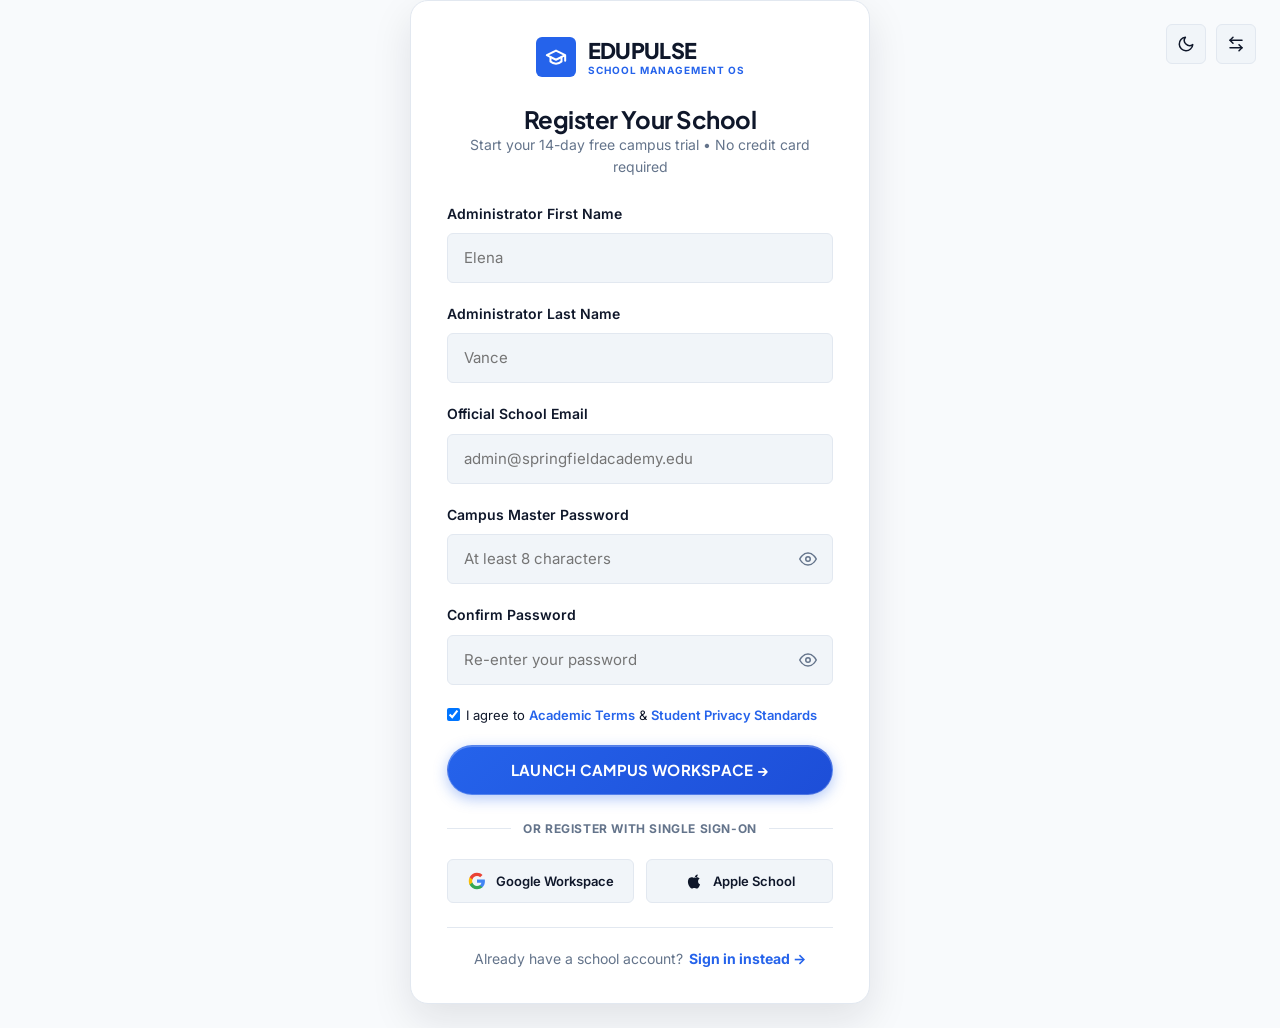
<file: register.html>
<!DOCTYPE html>
<html lang="en" data-theme="light" dir="ltr">
<head>
  <meta charset="UTF-8">
  <meta name="viewport" content="width=device-width, initial-scale=1.0">
  <title>Register Your School / Academy | EduPulse</title>
  <meta name="description" content="Create your EduPulse School Management OS account to start your 14-day free campus trial. No credit card required.">
  <link rel="icon" type="image/svg+xml" href="assets/images/favicon.svg">
  <script>
    (function() {
      function safeGet(key, def) {
        try { return localStorage.getItem(key) || def; } catch(e) { return def; }
      }
      function safeSet(key, val) {
        try { localStorage.setItem(key, val); } catch(e) {}
      }
      var SVG_MOON = '<svg width="18" height="18" viewBox="0 0 24 24" fill="none" stroke="currentColor" stroke-width="2" stroke-linecap="round" stroke-linejoin="round"><path d="M21 12.79A9 9 0 1 1 11.21 3 7 7 0 0 0 21 12.79z"/></svg>';
      var SVG_SUN = '<svg width="18" height="18" viewBox="0 0 24 24" fill="none" stroke="currentColor" stroke-width="2" stroke-linecap="round" stroke-linejoin="round"><circle cx="12" cy="12" r="5"/><line x1="12" y1="1" x2="12" y2="3"/><line x1="12" y1="21" x2="12" y2="23"/><line x1="4.22" y1="4.22" x2="5.64" y2="5.64"/><line x1="18.36" y1="18.36" x2="19.78" y2="19.78"/><line x1="1" y1="12" x2="3" y2="12"/><line x1="21" y1="12" x2="23" y2="12"/><line x1="4.22" y1="19.78" x2="5.64" y2="18.36"/><line x1="18.36" y1="5.64" x2="19.78" y2="4.22"/></svg>';
      var SVG_RTL = '<svg width="18" height="18" viewBox="0 0 24 24" fill="none" stroke="currentColor" stroke-width="2" stroke-linecap="round" stroke-linejoin="round"><polyline points="17 1 21 5 17 9"/><path d="M3 11V9a4 4 0 0 1 4-4h14"/><polyline points="7 23 3 19 7 15"/><path d="M21 13v2a4 4 0 0 1-4 4H3"/></svg>';
      window.applyTheme = function(theme) {
        document.documentElement.setAttribute('data-theme', theme);
        safeSet('edupulse_theme', theme);
        var btns = document.querySelectorAll('.js-theme-toggle');
        for(var i=0; i<btns.length; i++) {
          btns[i].innerHTML = theme === 'dark' ? SVG_SUN : SVG_MOON;
        }
      };
      window.toggleTheme = function() {
        var curr = document.documentElement.getAttribute('data-theme') || 'light';
        window.applyTheme(curr === 'dark' ? 'light' : 'dark');
      };
      window.applyRTL = function(dir) {
        document.documentElement.setAttribute('dir', dir);
        safeSet('edupulse_rtl', dir);
        var btns = document.querySelectorAll('.js-rtl-toggle');
        for(var i=0; i<btns.length; i++) {
          btns[i].innerHTML = SVG_RTL;
        }
      };
      window.toggleRTL = function() {
        var curr = document.documentElement.getAttribute('dir') || 'ltr';
        window.applyRTL(curr === 'rtl' ? 'ltr' : 'rtl');
      };
      window.openMobileMenu = function() {
        var mobileMenu = document.getElementById('mobileMenu');
        if (mobileMenu) {
          mobileMenu.classList.add('active');
          document.body.style.overflow = 'hidden';
        }
      };
      window.closeMobileMenu = function() {
        var mobileMenu = document.getElementById('mobileMenu');
        if (mobileMenu) {
          mobileMenu.classList.remove('active');
          document.body.style.overflow = '';
        }
      };
      window.toggleMobileMenu = function() {
        var mobileMenu = document.getElementById('mobileMenu');
        if (mobileMenu) {
          if (mobileMenu.classList.contains('active')) {
            window.closeMobileMenu();
          } else {
            window.openMobileMenu();
          }
        }
      };
      var initTheme = safeGet('edupulse_theme', 'light');
      var initRTL = safeGet('edupulse_rtl', 'ltr');
      document.documentElement.setAttribute('data-theme', initTheme);
      document.documentElement.setAttribute('dir', initRTL);
    })();
  </script>
  <link rel="stylesheet" href="assets/css/style.css">
</head>
<body class="login-page-wrapper">

  <div class="login-container">
    <!-- Top Controls Row Above Card -->
    <div class="login-top-controls">
      <button class="control-btn js-theme-toggle" id="registerThemeBtn" title="Toggle Theme" onclick="toggleTheme()" aria-label="Toggle Theme"><svg width="18" height="18" viewBox="0 0 24 24" fill="none" stroke="currentColor" stroke-width="2" stroke-linecap="round" stroke-linejoin="round"><path d="M21 12.79A9 9 0 1 1 11.21 3 7 7 0 0 0 21 12.79z"></path></svg></button>
      <button class="control-btn js-rtl-toggle" id="registerRTLBtn" title="Toggle RTL" onclick="toggleRTL()" aria-label="Toggle RTL Direction"><svg width="18" height="18" viewBox="0 0 24 24" fill="none" stroke="currentColor" stroke-width="2" stroke-linecap="round" stroke-linejoin="round"><polyline points="17 1 21 5 17 9"></polyline><path d="M3 11V9a4 4 0 0 1 4-4h14"></path><polyline points="7 23 3 19 7 15"></polyline><path d="M21 13v2a4 4 0 0 1-4 4H3"></path></svg></button>
    </div>

    <!-- Centered Registration Card -->
    <div class="login-card">
      <div style="text-align: center; margin-bottom: 24px;">
        <a href="index.html" class="brand-logo" style="justify-content: center; margin-bottom: 12px;">
          <div class="brand-icon" style="background: var(--brand-teal);">
            <svg width="22" height="22" viewBox="0 0 24 24" fill="none" stroke="currentColor" stroke-width="2.2" stroke-linecap="round" stroke-linejoin="round">
              <path d="M22 10v6M2 10l10-5 10 5-10 5z"/>
              <path d="M6 12v5c3 3 9 3 12 0v-5"/>
            </svg>
          </div>
          <div class="brand-text" style="text-align: start;">
            <span class="brand-name" style="color: var(--text-primary); font-size: 1.35rem;">EDUPULSE</span>
            <span class="brand-desc" style="color: var(--brand-teal);">SCHOOL MANAGEMENT OS</span>
          </div>
        </a>

        <h2 style="font-size: 1.5rem; margin-top: 16px;">Register Your School</h2>
        <p style="font-size: 0.875rem; color: var(--text-muted);">Start your 14-day free campus trial • No credit card required</p>
      </div>

      <!-- Inline Error / Status Box -->
      <div id="registerError" style="display: none; background: rgba(239, 68, 68, 0.1); border: 1px solid rgba(239, 68, 68, 0.3); color: #EF4444; padding: 12px; border-radius: var(--radius-sm); font-size: 0.84375rem; margin-bottom: 16px; text-align: center;"></div>

      <form id="registerForm">
        
        <!-- First Name -->
        <div class="form-group">
          <label for="registerFirstName" class="form-label">Administrator First Name</label>
          <input type="text" id="registerFirstName" class="form-input" placeholder="Elena" required>
        </div>

        <!-- Last Name -->
        <div class="form-group">
          <label for="registerLastName" class="form-label">Administrator Last Name</label>
          <input type="text" id="registerLastName" class="form-input" placeholder="Vance" required>
        </div>

        <!-- Work Email -->
        <div class="form-group">
          <label for="registerEmail" class="form-label">Official School Email</label>
          <input type="email" id="registerEmail" class="form-input" placeholder="admin@springfieldacademy.edu" required>
        </div>

        <!-- Password with Eye Toggle -->
        <div class="form-group">
          <label for="registerPassword" class="form-label">Campus Master Password</label>
          <div class="password-input-wrapper">
            <input type="password" id="registerPassword" class="form-input" placeholder="At least 8 characters" minlength="8" required>
            <button type="button" class="password-toggle-btn" id="togglePasswordBtn" title="Toggle Password Visibility" aria-label="Toggle password visibility">
              <svg class="eye-icon eye-open" width="18" height="18" viewBox="0 0 24 24" fill="none" stroke="currentColor" stroke-width="2" stroke-linecap="round" stroke-linejoin="round"><path d="M1 12s4-8 11-8 11 8 11 8-4 8-11 8-11-8-11-8z"/><circle cx="12" cy="12" r="3"/></svg>
              <svg class="eye-icon eye-closed" width="18" height="18" viewBox="0 0 24 24" fill="none" stroke="currentColor" stroke-width="2" stroke-linecap="round" stroke-linejoin="round" style="display:none;"><path d="M17.94 17.94A10.07 10.07 0 0 1 12 20c-7 0-11-8-11-8a18.45 18.45 0 0 1 5.06-5.94M9.9 4.24A9.12 9.12 0 0 1 12 4c7 0 11 8 11 8a18.5 18.5 0 0 1-2.16 3.19m-6.72-1.07a3 3 0 1 1-4.24-4.24"/><line x1="1" y1="1" x2="23" y2="23"/></svg>
            </button>
          </div>
        </div>

        <!-- Confirm Password with Eye Toggle -->
        <div class="form-group">
          <label for="registerConfirmPassword" class="form-label">Confirm Password</label>
          <div class="password-input-wrapper">
            <input type="password" id="registerConfirmPassword" class="form-input" placeholder="Re-enter your password" minlength="8" required>
            <button type="button" class="password-toggle-btn" id="toggleConfirmPasswordBtn" title="Toggle Confirm Password Visibility" aria-label="Toggle confirm password visibility">
              <svg class="eye-icon eye-open" width="18" height="18" viewBox="0 0 24 24" fill="none" stroke="currentColor" stroke-width="2" stroke-linecap="round" stroke-linejoin="round"><path d="M1 12s4-8 11-8 11 8 11 8-4 8-11 8-11-8-11-8z"/><circle cx="12" cy="12" r="3"/></svg>
              <svg class="eye-icon eye-closed" width="18" height="18" viewBox="0 0 24 24" fill="none" stroke="currentColor" stroke-width="2" stroke-linecap="round" stroke-linejoin="round" style="display:none;"><path d="M17.94 17.94A10.07 10.07 0 0 1 12 20c-7 0-11-8-11-8a18.45 18.45 0 0 1 5.06-5.94M9.9 4.24A9.12 9.12 0 0 1 12 4c7 0 11 8 11 8a18.5 18.5 0 0 1-2.16 3.19m-6.72-1.07a3 3 0 1 1-4.24-4.24"/><line x1="1" y1="1" x2="23" y2="23"/></svg>
            </button>
          </div>
        </div>

        <!-- Terms & Privacy Checkbox -->
        <div style="display: flex; align-items: center; margin-bottom: 20px; font-size: 0.8125rem;">
          <label style="display: flex; align-items: center; gap: 6px; cursor: pointer;">
            <input type="checkbox" id="acceptTerms" checked required>
            <span>I agree to <a href="#" style="color: var(--brand-teal); font-weight: 600;">Academic Terms</a> & <a href="#" style="color: var(--brand-teal); font-weight: 600;">Student Privacy Standards</a></span>
          </label>
        </div>

        <!-- Submit CTA Button -->
        <button type="submit" class="btn btn-primary" style="width: 100%; justify-content: center; padding: 14px;">LAUNCH CAMPUS WORKSPACE →</button>
      </form>

      <!-- Social Login Divider & CTAs -->
      <div class="social-login-divider">
        <span>OR REGISTER WITH SINGLE SIGN-ON</span>
      </div>

      <div class="social-login-grid">
        <button type="button" class="btn-social btn-google" onclick="alert('Google Workspace for Education registration simulation: initializing campus...'); window.location.href='dashboard.html';">
          <svg width="18" height="18" viewBox="0 0 24 24"><path fill="#4285F4" d="M22.56 12.25c0-.78-.07-1.53-.2-2.25H12v4.26h5.92c-.26 1.37-1.04 2.53-2.21 3.31v2.77h3.57c2.08-1.92 3.28-4.74 3.28-8.09z"/><path fill="#34A853" d="M12 23c2.97 0 5.46-.98 7.28-2.66l-3.57-2.77c-.98.66-2.23 1.06-3.71 1.06-2.86 0-5.29-1.93-6.16-4.53H2.18v2.84C3.99 20.53 7.7 23 12 23z"/><path fill="#FBBC05" d="M5.84 14.1c-.22-.66-.35-1.36-.35-2.1s.13-1.44.35-2.1V7.06H2.18C1.43 8.55 1 10.22 1 12s.43 3.45 1.18 4.94l2.85-2.22.81-.62z"/><path fill="#EA4335" d="M12 5.38c1.62 0 3.06.56 4.21 1.64l3.15-3.15C17.45 2.09 14.97 1 12 1 7.7 1 3.99 3.47 2.18 7.06l3.66 2.84c.87-2.6 3.3-4.52 6.16-4.52z"/></svg>
          <span>Google Workspace</span>
        </button>

        <button type="button" class="btn-social btn-apple" onclick="alert('Apple School Manager registration simulation: initializing campus...'); window.location.href='dashboard.html';">
          <svg width="18" height="18" viewBox="0 0 24 24" fill="currentColor"><path d="M18.71 19.5c-.83 1.24-1.71 2.45-3.05 2.47-1.34.03-1.77-.79-3.29-.79-1.53 0-2 .77-3.27.82-1.31.05-2.3-1.32-3.14-2.53C4.25 17 2.94 12.45 4.7 9.39c.87-1.52 2.43-2.48 4.12-2.51 1.28-.02 2.5.87 3.29.87.78 0 2.26-1.07 3.81-.91.65.03 2.47.26 3.64 1.98-.09.06-2.17 1.28-2.15 3.81.03 3.02 2.65 4.03 2.68 4.04-.03.07-.42 1.44-1.38 2.83M15.97 6.32c.67-.82 1.12-1.96.99-3.1-.96.04-2.13.64-2.82 1.44-.61.71-1.15 1.88-1.01 3 .01 0 .04.01.07.01 1.08 0 2.17-.57 2.77-1.35z"/></svg>
          <span>Apple School</span>
        </button>
      </div>

      <!-- Already Have Account Footer CTA -->
      <div class="signup-footer-cta">
        <span>Already have a school account?</span>
        <a href="login.html" class="signup-link">Sign in instead →</a>
      </div>
    </div>
  </div>

  <script src="assets/js/main.js"></script>
  <script>
    // Password Visibility Eye Toggle & Form Validation Handler
    document.addEventListener('DOMContentLoaded', () => {
      function bindPasswordToggle(btnId, inputId) {
        const btn = document.getElementById(btnId);
        const input = document.getElementById(inputId);
        if (!btn || !input) return;

        btn.addEventListener('click', () => {
          const isPassword = input.getAttribute('type') === 'password';
          input.setAttribute('type', isPassword ? 'text' : 'password');
          const eyeOpen = btn.querySelector('.eye-open');
          const eyeClosed = btn.querySelector('.eye-closed');
          if (eyeOpen && eyeClosed) {
            eyeOpen.style.display = isPassword ? 'none' : 'block';
            eyeClosed.style.display = isPassword ? 'block' : 'none';
          }
        });
      }

      bindPasswordToggle('togglePasswordBtn', 'registerPassword');
      bindPasswordToggle('toggleConfirmPasswordBtn', 'registerConfirmPassword');

      const registerForm = document.getElementById('registerForm');
      const registerError = document.getElementById('registerError');
      const passwordInput = document.getElementById('registerPassword');
      const confirmPasswordInput = document.getElementById('registerConfirmPassword');

      if (registerForm && passwordInput && confirmPasswordInput) {
        registerForm.addEventListener('submit', (e) => {
          e.preventDefault();
          if (passwordInput.value !== confirmPasswordInput.value) {
            if (registerError) {
              registerError.textContent = 'Passwords do not match. Please re-enter.';
              registerError.style.display = 'block';
            }
            confirmPasswordInput.focus();
            return;
          }
          if (registerError) {
            registerError.style.display = 'none';
          }
          window.location.href = 'dashboard.html';
        });
      }
    });
  </script>
</body>
</html>
</file>
<file: assets/css/style.css>
/* ==========================================================================
   EduPulse - RETAIL INVENTORY OS
   Public Website Stylesheet
   ========================================================================== */

@import url('https://fonts.googleapis.com/css2?family=Caveat:wght@600;700&family=Inter:wght@400;500;600;700&family=Plus+Jakarta+Sans:wght@500;600;700;800&display=swap');

html, body {
  overflow-x: hidden;
  max-width: 100vw;
}

/* --- COLOR SYSTEM & DESIGN TOKENS --- */
:root {
  /* Modern Academic Palette: Royal Indigo Blue, Clean Slate, Warm Gold */
  --brand-navy: #0F172A;
  --brand-cloud: #F8FAFC;
  --brand-teal: #2563EB;
  --brand-blue: #2563EB;
  --brand-indigo: #4F46E5;
  --brand-sky: #38BDF8;
  --brand-amber: #F59E0B;
  --brand-emerald: #10B981;

  /* Theme Derivatives - Light Mode Defaults */
  --bg-main: #F8FAFC;
  --bg-surface: #FFFFFF;
  --bg-surface-elevated: #F1F5F9;
  --bg-navy-section: #0F172A;
  
  --text-primary: #0F172A;
  --text-secondary: #334155;
  --text-muted: #64748B;
  --text-on-navy: #F8FAFC;
  --text-on-navy-muted: #94A3B8;
  
  --border-color: #E2E8F0;
  --border-dark: #1E293B;

  --teal-hover: #1D4ED8;
  --teal-light: rgba(37, 99, 235, 0.08);
  --teal-glow: rgba(37, 99, 235, 0.22);

  --shadow-sm: 0 1px 3px rgba(15, 23, 42, 0.05);
  --shadow-md: 0 4px 16px rgba(15, 23, 42, 0.08);
  --shadow-lg: 0 16px 40px rgba(15, 23, 42, 0.10);
  --shadow-glow: 0 0 24px var(--teal-glow);

  /* Spacing Tokens */
  --space-xs: 8px;
  --space-sm: 16px;
  --space-md: 24px;
  --space-lg: 40px;
  --space-xl: 64px;
  --space-2xl: 96px;
  --space-3xl: 128px;

  /* Fonts & Radii */
  --font-heading: 'Plus Jakarta Sans', system-ui, -apple-system, sans-serif;
  --font-body: 'Inter', system-ui, -apple-system, sans-serif;
  --radius-sm: 6px;
  --radius-md: 12px;
  --radius-lg: 18px;
  --radius-full: 9999px;

  --transition: all 0.25s cubic-bezier(0.16, 1, 0.3, 1);
}

/* Dark Mode Tokens & Overrides */
[data-theme="dark"] {
  --bg-main: #0B1120;
  --bg-surface: #0F172A;
  --bg-surface-elevated: #1E293B;
  --bg-navy-section: #070B14;

  --text-primary: #F8FAFC;
  --text-secondary: #94A3B8;
  --text-muted: #64748B;
  --text-on-navy: #F8FAFC;
  --text-on-navy-muted: #94A3B8;

  --border-color: #1E293B;
  --border-dark: #0F172A;

  --shadow-sm: 0 1px 2px rgba(0, 0, 0, 0.3);
  --shadow-md: 0 4px 16px rgba(0, 0, 0, 0.4);
  --shadow-lg: 0 12px 36px rgba(0, 0, 0, 0.5);
}

[data-theme="dark"] body {
  background-color: #0B0F19 !important;
  color: #F5F7FA !important;
}

[data-theme="dark"] .section:not(.hero-section) {
  background-color: #0B0F19 !important;
}

[data-theme="dark"] .card,
[data-theme="dark"] .workflow-detail-box,
[data-theme="dark"] .pricing-card,
[data-theme="dark"] .location-card,
[data-theme="dark"] .integration-card,
[data-theme="dark"] .feature-card,
[data-theme="dark"] .contact-card,
[data-theme="dark"] .mini-stat,
[data-theme="dark"] .problem-visual {
  background-color: #101828 !important;
  border-color: #1E293B !important;
  color: #F5F7FA !important;
}

[data-theme="dark"] h1,
[data-theme="dark"] h2,
[data-theme="dark"] h3,
[data-theme="dark"] h4,
[data-theme="dark"] h5,
[data-theme="dark"] h6,
[data-theme="dark"] .section-title,
[data-theme="dark"] .brand-name {
  color: #FFFFFF !important;
}

[data-theme="dark"] p,
[data-theme="dark"] .section-desc,
[data-theme="dark"] .nav-link {
  color: #98A2B3 !important;
}

[data-theme="dark"] .navbar {
  background-color: rgba(16, 24, 40, 0.95) !important;
  border-bottom-color: #1E293B !important;
}

/* ==========================================================================
   LIGHT THEME — ABOUT MILESTONES SECTION CONTRAST FIX
   Overrides inline dark-only styles on .about-timeline-btn (inactive state)
   and the #aboutMilestoneBox showcase panel.
   ========================================================================== */

/* Inactive milestone year buttons — light theme readable */
[data-theme="light"] .about-timeline-btn {
  background: var(--bg-surface) !important;
  border: 1px solid var(--border-color) !important;
  color: #1E293B !important;
  box-shadow: 0 1px 3px rgba(0, 0, 0, 0.05) !important;
}

[data-theme="light"] .about-timeline-btn:hover {
  background: #F1F5F9 !important;
  border-color: #94A3B8 !important;
  color: #0F172A !important;
}

/* Active milestone button — clear, readable dark teal with solid border */
[data-theme="light"] .about-timeline-btn.active {
  background: rgba(0, 165, 137, 0.12) !important;
  border: 1.5px solid #00A589 !important;
  color: #007A65 !important;
  box-shadow: 0 2px 8px rgba(0, 165, 137, 0.15) !important;
}

/* Milestone showcase box — replace near-black bg with proper light surface */
[data-theme="light"] #aboutMilestoneBox {
  background: var(--bg-surface) !important;
  border: 1px solid var(--border-color) !important;
  box-shadow: 0 8px 32px rgba(10, 15, 26, 0.08) !important;
}

/* Badge & Meta inside showcase box */
[data-theme="light"] #aboutMilestoneBox #mBadge {
  color: #00876F !important;
}

[data-theme="light"] #aboutMilestoneBox #mMeta {
  color: #64748B !important;
}

/* Text inside showcase box — fix hardcoded white/muted colors */
[data-theme="light"] #aboutMilestoneBox h3,
[data-theme="light"] #mTitle {
  color: #0F172A !important;
}

[data-theme="light"] #aboutMilestoneBox p,
[data-theme="light"] #mDesc {
  color: #475569 !important;
}

[data-theme="light"] #aboutMilestoneBox #mStats {
  background: var(--bg-surface-elevated) !important;
  border: 1px solid var(--border-color) !important;
}

[data-theme="light"] .m-stat-val.m-stat-teal {
  color: #00876F !important;
}

[data-theme="light"] .m-stat-val.m-stat-white {
  color: #0F172A !important;
}

[data-theme="light"] .m-stat-lbl,
[data-theme="light"] #mStats div > div:last-child {
  color: #64748B !important;
}

/* Secondary CTA in Our Milestones section - Light Mode contrast fix */
[data-theme="light"] .milestone-secondary-cta {
  background: var(--bg-surface) !important;
  color: #0F172A !important;
  border: 1.5px solid #CBD5E1 !important;
  box-shadow: 0 2px 4px rgba(0, 0, 0, 0.05) !important;
}

[data-theme="light"] .milestone-secondary-cta:hover {
  background: #F8FAFC !important;
  border-color: #00A589 !important;
  color: #007A65 !important;
  transform: translateY(-2px);
  box-shadow: 0 4px 12px rgba(0, 165, 137, 0.12) !important;
}

/* ==========================================================================
   MULTI-STORE COMMAND MATRIX (HOME 2) — THEME & CONTRAST SYSTEM
   ========================================================================== */

/* Store Selector Tab Buttons — Base & Dark Mode */
.matrix-tab-btn {
  background: rgba(255, 255, 255, 0.05);
  border: 1px solid rgba(255, 255, 255, 0.16);
  color: rgba(255, 255, 255, 0.85);
  padding: 10px 20px;
  border-radius: 30px;
  font-size: 0.875rem;
  font-weight: 700;
  cursor: pointer;
  transition: all 0.25s ease;
  display: inline-flex;
  align-items: center;
}

.matrix-tab-btn:hover {
  background: rgba(255, 255, 255, 0.1);
  color: #FFFFFF;
  border-color: rgba(255, 255, 255, 0.3);
}

.matrix-tab-btn.active {
  background: rgba(56, 189, 248, 0.15) !important;
  border: 1px solid #38BDF8 !important;
  color: #38BDF8 !important;
}

.matrix-tab-btn.active .matrix-badge-optimal {
  background: rgba(56, 189, 248, 0.25);
  color: #38BDF8;
}

/* Light Mode Overrides for Menu Items / Store Selector Tabs */
[data-theme="light"] .matrix-tab-btn {
  background: var(--bg-surface) !important;
  border: 1px solid var(--border-color) !important;
  color: #1E293B !important; /* High contrast slate-800 */
  box-shadow: 0 1px 3px rgba(0, 0, 0, 0.06);
}

[data-theme="light"] .matrix-tab-btn:hover {
  background: #F1F5F9 !important;
  border-color: #94A3B8 !important;
  color: #0F172A !important;
}

[data-theme="light"] .matrix-tab-btn.active {
  background: rgba(0, 165, 137, 0.1) !important;
  border-color: #00A589 !important;
  color: #007A65 !important;
  box-shadow: 0 2px 8px rgba(0, 165, 137, 0.15);
}

[data-theme="light"] .matrix-tab-btn.active .matrix-badge-optimal {
  background: rgba(0, 165, 137, 0.16) !important;
  color: #007A65 !important;
}

[data-theme="light"] .matrix-tab-btn .matrix-badge-warn {
  background: #FEF3C7 !important;
  color: #B45309 !important;
  border: 1px solid rgba(217, 119, 6, 0.3);
}

[data-theme="light"] .matrix-tab-btn .matrix-badge-info {
  background: #EFF6FF !important;
  color: #1D4ED8 !important;
  border: 1px solid rgba(59, 130, 246, 0.3);
}

/* Light Mode Overrides for Table Frame & Content */
[data-theme="light"] .matrix-table-frame {
  background: var(--bg-surface) !important;
  border: 1px solid var(--border-color) !important;
  box-shadow: 0 10px 30px rgba(15, 23, 42, 0.08) !important;
}

[data-theme="light"] .matrix-table-header {
  border-bottom: 1px solid var(--border-color) !important;
  color: #475569 !important; /* Clear Slate-600 */
}

[data-theme="light"] .matrix-row {
  border-bottom: 1px solid var(--border-color) !important;
}

[data-theme="light"] .matrix-item-name {
  color: #0F172A !important; /* Deep text for maximum legibility */
}

[data-theme="light"] .matrix-item-sku,
[data-theme="light"] .matrix-min-reorder {
  color: #64748B !important;
}

[data-theme="light"] .matrix-shelf-qty {
  color: #00876F !important; /* Darkened crisp teal for light background readability */
}

/* Light Mode Overrides for Secondary CTA in Matrix Section */
[data-theme="light"] .matrix-secondary-cta {
  background: var(--bg-surface) !important;
  color: #0F172A !important;
  border: 1.5px solid #CBD5E1 !important;
  box-shadow: 0 2px 4px rgba(0, 0, 0, 0.05) !important;
}

[data-theme="light"] .matrix-secondary-cta:hover {
  background: #F8FAFC !important;
  border-color: #00A589 !important;
  color: #007A65 !important;
  transform: translateY(-2px);
  box-shadow: 0 4px 12px rgba(0, 165, 137, 0.12) !important;
}

/* --- COMPREHENSIVE RTL LAYOUT SUPPORT --- */
[dir="rtl"] {
  direction: rtl !important;
  text-align: right !important;
}

[dir="rtl"] body,
[dir="rtl"] html {
  direction: rtl !important;
}

[dir="rtl"] .section-header,
[dir="rtl"] .text-center {
  text-align: center !important;
}

[dir="rtl"] .nav-actions,
[dir="rtl"] .nav-links,
[dir="rtl"] .btn-group,
[dir="rtl"] .split-grid,
[dir="rtl"] .hero-grid,
[dir="rtl"] .footer-grid,
[dir="rtl"] .pricing-grid,
[dir="rtl"] .integrations-grid {
  flex-direction: row-reverse !important;
  direction: rtl !important;
}

[dir="rtl"] .workflow-steps {
  direction: rtl !important;
}

[dir="rtl"] .mobile-drawer {
  right: auto !important;
  left: 0 !important;
  transform: translateX(-100%) !important;
}

[dir="rtl"] .mobile-drawer.active {
  transform: translateX(0) !important;
}

/* --- BASE & RESET --- */
*, *::before, *::after {
  box-sizing: border-box;
  margin: 0;
  padding: 0;
}

html {
  font-size: 16px;
  scroll-behavior: smooth;
  text-size-adjust: 100%;
}

body {
  font-family: var(--font-body);
  background-color: var(--bg-main);
  color: var(--text-primary);
  line-height: 1.6;
  overflow-x: hidden;
  padding-top: 76px;
  -webkit-font-smoothing: antialiased;
  transition: background-color 0.3s ease, color 0.3s ease;
}

body.login-page-wrapper {
  padding-top: 0 !important;
}

h1, h2, h3, h4, h5, h6 {
  font-family: var(--font-heading);
  color: var(--text-primary);
  line-height: 1.2;
  font-weight: 700;
  letter-spacing: -0.02em;
}

p {
  color: var(--text-secondary);
}

a {
  color: inherit;
  text-decoration: none;
  transition: var(--transition);
}

button, input, select, textarea {
  font: inherit;
  color: inherit;
}

button {
  cursor: pointer;
  border: none;
  background: none;
}

img, svg {
  max-width: 100%;
  height: auto;
  display: block;
}

/* --- CONTAINER & ALIGNMENT SYSTEM --- */
.container {
  max-width: 1320px;
  width: calc(100% - 80px);
  margin-inline: auto;
  box-sizing: border-box;
}

@media (max-width: 1024px) {
  .container {
    width: calc(100% - 48px);
  }
}

@media (max-width: 480px) {
  .container {
    width: calc(100% - 36px);
  }
}

@media (max-width: 360px) {
  .container {
    width: calc(100% - 32px);
  }
}

/* Section Wrapper */
.section {
  padding-block: var(--space-2xl);
  position: relative;
}

.section-dark {
  background-color: var(--bg-navy-section);
  color: var(--text-on-navy);
}

.section-dark h1, 
.section-dark h2, 
.section-dark h3, 
.section-dark h4 {
  color: var(--text-on-navy);
}

.section-dark p {
  color: var(--text-on-navy-muted);
}

/* Hero Section with Background Image - Uniform across Home and Inner Pages */
.hero-section {
  min-height: calc(100vh - 76px);
  display: flex;
  flex-direction: column;
  justify-content: flex-start;
  padding-top: 110px;
  padding-bottom: 60px;
  position: relative;
  box-sizing: border-box;
}

.hero-section .container.hero-split {
  padding-block: var(--space-md);
  margin-block: auto;
}

/* Inner Page Hero - Standardized uniform height and spacing */
.inner-hero {
  min-height: 380px;
  display: flex;
  flex-direction: column;
  justify-content: center;
  align-items: center;
  padding-top: 90px;
  padding-bottom: 56px;
  position: relative;
  overflow: hidden;
  box-sizing: border-box;
}

@media (max-width: 991px) {
  .hero-section {
    min-height: auto;
    padding-top: 100px !important;
    padding-bottom: 48px !important;
  }
  .inner-hero {
    min-height: 340px;
    padding-top: 96px !important;
    padding-bottom: 44px !important;
  }
}

@media (max-width: 480px) {
  .hero-section {
    padding-top: 110px !important;
  }
  .hero-section .container.hero-split {
    padding-top: 16px !important;
    padding-bottom: 32px !important;
  }
  .inner-hero {
    min-height: 300px;
    padding-top: 96px !important;
    padding-bottom: 36px !important;
  }
}

/* ==========================================================================
   HOME 2 HERO SECTION — PRECISE REPLICA OF HERO DESIGN (VIEWPORT FITTING)
   ========================================================================== */
.home2-hero-section {
  position: relative;
  overflow: hidden;
  box-sizing: border-box;
}

@media (min-width: 1025px) {
  .home2-hero-section {
    background-image: url('../images/home2-hero.png');
    background-size: cover;
    background-position: center;
    background-repeat: no-repeat;
    height: calc(100vh - 74px);
    min-height: 680px;
    max-height: 940px;
    display: flex;
    flex-direction: column;
    justify-content: space-between;
    padding-top: clamp(14px, 2.5vh, 28px);
    padding-bottom: clamp(14px, 2.5vh, 26px);
  }

  .home2-hero-container {
    height: 100%;
    display: flex;
    flex-direction: column;
    justify-content: space-between;
  }

  .home2-hero-split {
    display: grid;
    grid-template-columns: 1fr 1.08fr;
    align-items: center;
    gap: clamp(24px, 4vw, 48px);
    margin: auto 0;
  }
}

.home2-hero-overlay {
  position: absolute;
  inset: 0;
  z-index: 0;
  background: linear-gradient(
    90deg,
    rgba(10, 18, 36, 0.72) 0%,
    rgba(10, 18, 36, 0.50) 38%,
    rgba(10, 18, 36, 0.15) 70%,
    transparent 100%
  );
  pointer-events: none;
}

.home2-hero-container {
  position: relative;
  z-index: 1;
}

.home2-hero-content {
  max-width: 540px;
}

.home2-eyebrow {
  display: inline-block;
  background: #2563EB;
  color: #FFFFFF;
  border-radius: var(--radius-full);
  padding: 6px 18px;
  font-size: 0.75rem;
  font-weight: 800;
  letter-spacing: 0.08em;
  font-family: var(--font-heading);
  box-shadow: 0 4px 16px rgba(37, 99, 235, 0.4);
}

.home2-hero-title {
  font-family: var(--font-heading);
  font-size: clamp(2.1rem, 3.5vw, 3.125rem);
  font-weight: 800;
  color: #FFFFFF;
  line-height: 1.15;
  letter-spacing: -0.02em;
  margin: 0 0 16px;
  text-shadow: 0 2px 14px rgba(0, 0, 0, 0.35);
}

.home2-title-highlight {
  color: #38BDF8;
}

.home2-hero-subtitle {
  color: rgba(255, 255, 255, 0.92);
  font-size: 1.03125rem;
  line-height: 1.6;
  margin: 0 0 26px;
  text-shadow: 0 1px 8px rgba(0, 0, 0, 0.4);
}

.home2-btn-group {
  display: flex;
  align-items: center;
  gap: 16px;
  flex-wrap: wrap;
}

.home2-btn-primary {
  background: #2563EB;
  color: #FFFFFF !important;
  border-radius: var(--radius-full);
  padding: 13px 28px;
  font-weight: 700;
  font-size: 0.9375rem;
  text-decoration: none;
  display: inline-flex;
  align-items: center;
  gap: 8px;
  box-shadow: 0 6px 20px rgba(37, 99, 235, 0.45);
  transition: transform 0.25s ease, background-color 0.25s ease, box-shadow 0.25s ease;
}

.home2-btn-primary:hover {
  background: #1D4ED8;
  transform: translateY(-2px);
  box-shadow: 0 8px 24px rgba(37, 99, 235, 0.55);
}

.home2-btn-white {
  background: #FFFFFF;
  color: #0F172A !important;
  border: 1.5px solid #CBD5E1;
  border-radius: var(--radius-full);
  padding: 13px 26px;
  font-weight: 700;
  font-size: 0.9375rem;
  text-decoration: none;
  display: inline-flex;
  align-items: center;
  gap: 8px;
  box-shadow: 0 4px 18px rgba(0, 0, 0, 0.08);
  transition: transform 0.25s ease, box-shadow 0.25s ease, border-color 0.25s ease, background-color 0.25s ease;
}

[data-theme="dark"] .home2-btn-white {
  background: rgba(15, 23, 42, 0.85);
  color: #FFFFFF !important;
  border-color: rgba(255, 255, 255, 0.25);
  backdrop-filter: blur(8px);
  -webkit-backdrop-filter: blur(8px);
}

.home2-btn-white:hover {
  transform: translateY(-2px);
  box-shadow: 0 8px 24px rgba(0, 0, 0, 0.18);
  border-color: #0F172A;
}

[data-theme="dark"] .home2-btn-white:hover {
  border-color: #38BDF8;
  color: #38BDF8 !important;
}

/* Right Column Dashboard Card */
.home2-dashboard-card {
  background: #FFFFFF;
  border-radius: 24px;
  box-shadow: 0 24px 60px rgba(10, 15, 30, 0.25);
  padding: 22px 26px;
  width: 100%;
  max-width: 560px;
  margin-left: auto;
  box-sizing: border-box;
  border: 1px solid rgba(255, 255, 255, 0.9);
  color: #0F172A;
}

.home2-card-header {
  display: flex;
  align-items: center;
  justify-content: space-between;
  margin-bottom: 16px;
}

.home2-card-brand {
  display: flex;
  align-items: center;
  gap: 10px;
}

.home2-brand-icon {
  width: 34px;
  height: 34px;
  border-radius: 8px;
  background: #2563EB;
  display: flex;
  align-items: center;
  justify-content: center;
}

.home2-card-title {
  font-family: var(--font-heading);
  font-size: 1.0625rem;
  font-weight: 800;
  color: #0F172A;
}

.home2-card-dropdown {
  display: inline-flex;
  align-items: center;
  gap: 6px;
  background: #F8FAFC;
  border: 1px solid #E2E8F0;
  border-radius: var(--radius-full);
  padding: 5px 14px;
  font-size: 0.8125rem;
  font-weight: 700;
  color: #334155;
  cursor: pointer;
}

/* 4 Quick Stat Micro Chips */
.home2-stats-grid {
  display: grid;
  grid-template-columns: repeat(4, 1fr);
  gap: 10px;
  margin-bottom: 20px;
}

.home2-stat-chip {
  background: #F8FAFC;
  border: 1px solid #F1F5F9;
  border-radius: 12px;
  padding: 8px 10px;
  display: flex;
  align-items: center;
  gap: 8px;
}

.home2-chip-icon {
  width: 30px;
  height: 30px;
  border-radius: 8px;
  display: flex;
  align-items: center;
  justify-content: center;
  flex-shrink: 0;
}

.home2-chip-icon.icon-blue { background: rgba(37, 99, 235, 0.12); color: #2563EB; }
.home2-chip-icon.icon-green { background: rgba(16, 185, 129, 0.12); color: #10B981; }
.home2-chip-icon.icon-amber { background: rgba(245, 158, 11, 0.12); color: #F59E0B; }
.home2-chip-icon.icon-purple { background: rgba(139, 92, 246, 0.12); color: #8B5CF6; }

.home2-chip-val {
  font-family: var(--font-heading);
  font-size: 0.9375rem;
  font-weight: 800;
  color: #0F172A;
  line-height: 1.1;
}

.home2-chip-lbl {
  font-size: 0.6875rem;
  color: #64748B;
  font-weight: 600;
  margin-top: 1px;
}

/* Visual Charts Row */
.home2-charts-row {
  display: grid;
  grid-template-columns: 1.4fr 1fr;
  gap: 18px;
  align-items: center;
}

.home2-bar-chart-card {
  background: #F8FAFC;
  border: 1px solid #F1F5F9;
  border-radius: 14px;
  padding: 14px 16px;
}

.home2-chart-heading {
  font-size: 0.8125rem;
  font-weight: 700;
  color: #0F172A;
  margin-bottom: 12px;
}

.home2-chart-wrap {
  display: flex;
  align-items: flex-end;
  gap: 10px;
  height: 105px;
}

.home2-chart-yaxis {
  display: flex;
  flex-direction: column;
  justify-content: space-between;
  height: 85px;
  font-size: 0.65625rem;
  font-weight: 600;
  color: #94A3B8;
  padding-bottom: 18px;
}

.home2-bars-group {
  display: flex;
  align-items: flex-end;
  justify-content: space-between;
  flex: 1;
  height: 100%;
}

.home2-bar-col {
  display: flex;
  flex-direction: column;
  align-items: center;
  gap: 6px;
  height: 100%;
  justify-content: flex-end;
}

.home2-bar-track {
  width: 18px;
  height: 85px;
  background: #EEF2F6;
  border-radius: 4px;
  display: flex;
  align-items: flex-end;
  overflow: hidden;
}

.home2-bar-fill {
  width: 100%;
  border-radius: 4px 4px 0 0;
  background: linear-gradient(180deg, #38BDF8 0%, #2563EB 100%);
  transition: height 1s ease;
}

.home2-bar-label {
  font-size: 0.6875rem;
  font-weight: 600;
  color: #64748B;
}

/* Donut Chart Card */
.home2-donut-chart-card {
  display: flex;
  align-items: center;
  justify-content: center;
  background: #F8FAFC;
  border: 1px solid #F1F5F9;
  border-radius: 14px;
  padding: 14px 10px;
  height: 100%;
  box-sizing: border-box;
}

.home2-donut-container {
  position: relative;
  width: 110px;
  height: 110px;
  display: flex;
  align-items: center;
  justify-content: center;
}

.home2-donut-svg {
  width: 100%;
  height: 100%;
  transform: rotate(-90deg);
}

.home2-donut-center {
  position: absolute;
  text-align: center;
}

.home2-donut-number {
  font-family: var(--font-heading);
  font-size: 1.125rem;
  font-weight: 800;
  color: #0F172A;
  line-height: 1;
}

.home2-donut-label {
  font-size: 0.6875rem;
  color: #64748B;
  font-weight: 600;
  margin-top: 2px;
}

/* Bottom Floating Dock Ribbon */
.home2-dock-container {
  width: 100%;
  margin-top: 18px;
}

.home2-dock-ribbon {
  display: flex;
  align-items: center;
  justify-content: space-around;
  background: rgba(255, 255, 255, 0.96);
  backdrop-filter: blur(16px);
  -webkit-backdrop-filter: blur(16px);
  border: 1px solid rgba(255, 255, 255, 0.9);
  border-radius: var(--radius-full);
  box-shadow: 0 16px 40px rgba(0, 0, 0, 0.16);
  padding: 11px 26px;
  width: 100%;
  max-width: 1120px;
  margin: 0 auto;
  box-sizing: border-box;
}

.home2-dock-item {
  display: flex;
  align-items: center;
  gap: 10px;
  font-weight: 700;
  font-size: 0.875rem;
  color: #0F172A;
  white-space: nowrap;
  transition: transform 0.2s ease, color 0.2s ease;
}

.home2-dock-item:hover {
  transform: translateY(-2px);
  color: #2563EB;
}

.home2-dock-icon {
  width: 34px;
  height: 34px;
  border-radius: 9px;
  background: rgba(37, 99, 235, 0.08);
  display: flex;
  align-items: center;
  justify-content: center;
  flex-shrink: 0;
}

.home2-dock-divider {
  width: 1px;
  height: 24px;
  background: #E2E8F0;
}

/* Desktop hidden for mobile visual showcase card */
.home2-mobile-visual-card {
  display: none;
}

/* Responsive adjustments for Home 2 Hero (Tablet & Mobile <= 1024px) */
@media (max-width: 1024px) {
  .home2-hero-section {
    padding-top: clamp(86px, 11vh, 106px) !important;
    padding-bottom: clamp(36px, 5vh, 52px) !important;
    height: auto !important;
    min-height: auto !important;
    background-image: none !important;
    background-color: var(--bg-surface) !important;
  }

  [data-theme="dark"] .home2-hero-section {
    background-color: #0B1120 !important;
  }

  .home2-hero-overlay {
    display: none !important;
  }

  .home2-hero-split {
    display: flex !important;
    flex-direction: column !important;
    gap: 32px !important;
  }

  .home2-hero-content {
    max-width: 660px !important;
    margin: 0 auto !important;
    text-align: center !important;
  }

  .home2-hero-title {
    color: var(--text-primary) !important;
    text-shadow: none !important;
    font-size: clamp(1.85rem, 5vw, 2.75rem) !important;
    line-height: 1.18 !important;
    margin-bottom: 14px !important;
  }

  [data-theme="dark"] .home2-hero-title {
    color: #FFFFFF !important;
  }

  .home2-title-highlight {
    color: #2563EB !important;
  }

  [data-theme="dark"] .home2-title-highlight {
    color: #38BDF8 !important;
  }

  .home2-hero-subtitle {
    color: #334155 !important;
    text-shadow: none !important;
    font-size: 0.96875rem !important;
    line-height: 1.65 !important;
    margin-bottom: 22px !important;
    max-width: 580px !important;
    margin-left: auto !important;
    margin-right: auto !important;
  }

  [data-theme="dark"] .home2-hero-subtitle {
    color: #CBD5E1 !important;
  }

  .home2-eyebrow {
    margin-bottom: 14px !important;
  }

  .home2-btn-group {
    justify-content: center !important;
    gap: 12px !important;
    margin-bottom: 8px !important;
  }

  .home2-hero-mockup {
    width: 100% !important;
    max-width: 540px !important;
    margin: 0 auto !important;
    display: flex !important;
    flex-direction: column !important;
    align-items: center !important;
  }

  /* Mobile Visual Showcase Card below content */
  .home2-mobile-visual-card {
    display: block !important;
    width: 100% !important;
    border-radius: 20px !important;
    overflow: hidden !important;
    position: relative !important;
    box-shadow: 0 16px 40px rgba(15, 23, 42, 0.12) !important;
    border: 1px solid rgba(226, 232, 240, 0.9) !important;
    background: #0F172A !important;
    margin-bottom: 22px !important;
  }

  [data-theme="dark"] .home2-mobile-visual-card {
    border-color: rgba(255, 255, 255, 0.14) !important;
    box-shadow: 0 20px 48px rgba(0, 0, 0, 0.5) !important;
  }

  .home2-mobile-photo {
    width: 100% !important;
    height: auto !important;
    aspect-ratio: 16 / 10 !important;
    object-fit: cover !important;
    object-position: 50% 28% !important;
    display: block !important;
  }

  .home2-mobile-note {
    position: absolute !important;
    bottom: 12px !important;
    right: 14px !important;
    font-family: 'Caveat', 'Segoe Print', 'Brush Script MT', cursive !important;
    font-size: 1.35rem !important;
    font-weight: 700 !important;
    color: #FFFFFF !important;
    background: rgba(15, 23, 42, 0.8) !important;
    backdrop-filter: blur(8px) !important;
    -webkit-backdrop-filter: blur(8px) !important;
    padding: 4px 14px !important;
    border-radius: var(--radius-full) !important;
    border: 1px solid rgba(255, 255, 255, 0.25) !important;
    box-shadow: 0 4px 16px rgba(0, 0, 0, 0.3) !important;
    line-height: 1.2 !important;
    transform: rotate(-2deg) !important;
    pointer-events: none !important;
  }

  .home2-dashboard-card {
    width: 100% !important;
    max-width: 100% !important;
    margin: 0 auto !important;
    box-shadow: 0 16px 44px rgba(15, 23, 42, 0.12) !important;
  }

  .home2-dock-ribbon {
    flex-wrap: wrap;
    border-radius: var(--radius-lg);
    gap: 14px;
    padding: 16px 20px;
  }

  .home2-dock-divider {
    display: none;
  }
}

/* Home 2 Dashboard & Dock Dark Theme Overrides */
[data-theme="dark"] .home2-dashboard-card {
  background: #111C33;
  border-color: rgba(255, 255, 255, 0.14);
  color: #FFFFFF;
  box-shadow: 0 24px 60px rgba(0, 0, 0, 0.5);
}

[data-theme="dark"] .home2-card-title {
  color: #FFFFFF;
}

[data-theme="dark"] .home2-card-dropdown {
  background: rgba(255, 255, 255, 0.08);
  border-color: rgba(255, 255, 255, 0.15);
  color: #CBD5E1;
}

[data-theme="dark"] .home2-stat-chip {
  background: rgba(255, 255, 255, 0.04);
  border-color: rgba(255, 255, 255, 0.08);
}

[data-theme="dark"] .home2-chip-val {
  color: #FFFFFF;
}

[data-theme="dark"] .home2-chip-lbl {
  color: #94A3B8;
}

[data-theme="dark"] .home2-bar-chart-card,
[data-theme="dark"] .home2-donut-chart-card {
  background: rgba(255, 255, 255, 0.04);
  border-color: rgba(255, 255, 255, 0.08);
}

[data-theme="dark"] .home2-chart-heading {
  color: #CBD5E1;
}

[data-theme="dark"] .home2-chart-yaxis span,
[data-theme="dark"] .home2-bar-label {
  color: #94A3B8;
}

[data-theme="dark"] .home2-bar-track {
  background: rgba(255, 255, 255, 0.08);
}

[data-theme="dark"] .home2-donut-number {
  color: #FFFFFF;
}

[data-theme="dark"] .home2-donut-label {
  color: #94A3B8;
}

[data-theme="dark"] .home2-dock-ribbon {
  background: #111C33;
  border-color: rgba(255, 255, 255, 0.12);
  box-shadow: 0 16px 40px rgba(0, 0, 0, 0.4);
}

[data-theme="dark"] .home2-dock-item {
  color: #F1F5F9;
}

[data-theme="dark"] .home2-dock-divider {
  background: rgba(255, 255, 255, 0.12);
}

@media (max-width: 640px) {
  .home2-btn-group {
    flex-direction: column !important;
    width: 100% !important;
    align-items: center !important;
  }

  .home2-btn-primary,
  .home2-btn-white {
    width: 100% !important;
    max-width: 300px !important;
    justify-content: center !important;
    box-sizing: border-box !important;
  }
}

@media (max-width: 600px) {
  .home2-stats-grid {
    grid-template-columns: repeat(2, 1fr);
  }

  .home2-charts-row {
    grid-template-columns: 1fr;
  }

  .home2-dock-ribbon {
    display: grid;
    grid-template-columns: 1fr;
    gap: 12px;
  }
}

/* ==========================================================================
   HOME 1 HERO SECTION — PRECISION REPLICA (assets/images/h1.png BACKGROUND)
   ========================================================================== */
.home-hero-h1 {
  position: relative;
  overflow: hidden;
  box-sizing: border-box;
}

@media (min-width: 1025px) {
  .home-hero-h1 {
    background-image: url('../images/h1.png');
    background-size: cover;
    background-position: 34% center;
    background-repeat: no-repeat;
    height: auto;
    min-height: calc(100vh - 76px);
    display: flex;
    align-items: center;
    padding-top: 48px;
    padding-bottom: 48px;
  }

  .home-hero-h1 .hero-split {
    display: grid;
    grid-template-columns: 1fr auto;
    align-items: center;
    justify-content: space-between;
    gap: clamp(20px, 3.5vw, 52px);
    width: 100%;
  }

  .home-hero-h1-overlay {
    position: absolute;
    inset: 0;
    z-index: 0;
    background: linear-gradient(
      90deg,
      rgba(255, 255, 255, 0.95) 0%,
      rgba(255, 255, 255, 0.88) 34%,
      rgba(255, 255, 255, 0.45) 50%,
      rgba(255, 255, 255, 0.0) 65%
    );
    pointer-events: none;
  }

  [data-theme="dark"] .home-hero-h1-overlay {
    background: linear-gradient(
      90deg,
      rgba(10, 16, 32, 0.96) 0%,
      rgba(10, 16, 32, 0.90) 36%,
      rgba(10, 16, 32, 0.50) 52%,
      rgba(10, 16, 32, 0.0) 68%
    );
  }
}

@media (max-width: 1024px) {
  .home-hero-h1-overlay {
    display: none !important;
  }
}

.home-hero-content {
  max-width: 530px;
  position: relative;
  z-index: 1;
}

.home-announcement-pill {
  display: inline-flex;
  align-items: center;
  gap: 10px;
  background: rgba(37, 99, 235, 0.08);
  border: 1px solid rgba(37, 99, 235, 0.22);
  border-radius: var(--radius-full);
  padding: 5px 16px;
  font-size: 0.8125rem;
  font-weight: 700;
  color: var(--brand-blue);
  text-decoration: none;
  margin-bottom: clamp(12px, 1.8vh, 18px);
  transition: transform 0.2s ease, background 0.2s ease;
  backdrop-filter: blur(8px);
  -webkit-backdrop-filter: blur(8px);
}

[data-theme="dark"] .home-announcement-pill {
  background: rgba(37, 99, 235, 0.20);
  border-color: rgba(56, 189, 248, 0.35);
  color: #38BDF8 !important;
}

.home-announcement-pill:hover {
  transform: translateY(-2px);
  background: rgba(37, 99, 235, 0.14);
}

.home-pill-badge {
  background: #2563EB;
  color: #FFFFFF;
  font-size: 0.6875rem;
  font-weight: 800;
  letter-spacing: 0.06em;
  padding: 3px 8px;
  border-radius: var(--radius-full);
  display: inline-flex;
  align-items: center;
  gap: 3px;
}

.home-hero-title {
  font-family: var(--font-heading);
  font-size: clamp(2rem, 3.4vw, 3.2rem);
  font-weight: 800;
  color: #0F172A;
  line-height: 1.14;
  letter-spacing: -0.025em;
  margin: 0 0 clamp(10px, 1.6vh, 16px);
  text-shadow: 0 1px 4px rgba(255, 255, 255, 0.6);
}

[data-theme="dark"] .home-hero-title {
  color: #FFFFFF !important;
  text-shadow: 0 2px 14px rgba(0, 0, 0, 0.95);
}

.home-title-brand {
  color: #2563EB;
}

[data-theme="dark"] .home-title-brand {
  color: #38BDF8 !important;
}

.home-hero-desc {
  font-size: clamp(0.9375rem, 1.1vw, 1.05rem);
  color: #1E293B !important;
  font-weight: 500;
  line-height: 1.62;
  margin: 0 0 clamp(14px, 2.2vh, 22px);
  text-shadow: none;
}

[data-theme="dark"] .home-hero-desc {
  color: #F1F5F9 !important;
  font-weight: 500;
  text-shadow: 0 2px 12px rgba(0, 0, 0, 0.95), 0 0 16px rgba(0, 0, 0, 0.85);
}

.home-cta-buttons {
  display: flex;
  align-items: center;
  gap: 14px;
  margin-bottom: clamp(14px, 2vh, 22px);
  flex-wrap: wrap;
}

.home-btn-primary {
  background: #2563EB;
  color: #FFFFFF !important;
  border-radius: var(--radius-full);
  padding: 12px 26px;
  font-weight: 700;
  font-size: 0.9375rem;
  text-decoration: none;
  display: inline-flex;
  align-items: center;
  gap: 8px;
  box-shadow: 0 6px 20px rgba(37, 99, 235, 0.4);
  transition: transform 0.2s ease, background-color 0.2s ease;
}

.home-btn-primary:hover {
  background: #1D4ED8;
  transform: translateY(-2px);
}

.home-btn-demo {
  background: #FFFFFF;
  color: #0F172A !important;
  border: 1.5px solid #CBD5E1;
  border-radius: var(--radius-full);
  padding: 11px 22px;
  font-weight: 700;
  font-size: 0.9375rem;
  text-decoration: none;
  display: inline-flex;
  align-items: center;
  gap: 8px;
  box-shadow: 0 2px 8px rgba(0, 0, 0, 0.05);
  transition: transform 0.2s ease, border-color 0.2s ease, background 0.2s ease;
}

[data-theme="dark"] .home-btn-demo {
  background: rgba(15, 23, 42, 0.85);
  color: #FFFFFF !important;
  border-color: rgba(255, 255, 255, 0.25);
  backdrop-filter: blur(8px);
}

.home-btn-demo:hover {
  transform: translateY(-2px);
  border-color: #0F172A;
}

[data-theme="dark"] .home-btn-demo:hover {
  border-color: #38BDF8;
  color: #38BDF8 !important;
}

/* 4 Feature Pills Under CTAs */
.home-feature-row {
  display: grid;
  grid-template-columns: repeat(4, 1fr);
  gap: 12px;
  padding-top: 12px;
  border-top: 1px solid rgba(15, 23, 42, 0.12);
}

[data-theme="dark"] .home-feature-row {
  border-top-color: rgba(255, 255, 255, 0.14);
}

.home-feature-col {
  display: flex;
  flex-direction: column;
  align-items: flex-start;
}

.home-feature-icon {
  width: 34px;
  height: 34px;
  border-radius: 50%;
  display: flex;
  align-items: center;
  justify-content: center;
  margin-bottom: 6px;
  font-size: 0.9375rem;
  font-weight: 800;
}

.home-feature-icon.icon-attendance { background: #ECFDF5; color: #10B981; }
.home-feature-icon.icon-fees { background: #F3E8FF; color: #9333EA; }
.home-feature-icon.icon-timetable { background: #FFF7ED; color: #EA580C; }
.home-feature-icon.icon-parent { background: #EFF6FF; color: #2563EB; }

[data-theme="dark"] .home-feature-icon.icon-attendance { background: rgba(16, 185, 129, 0.22); color: #34D399; }
[data-theme="dark"] .home-feature-icon.icon-fees { background: rgba(147, 51, 234, 0.22); color: #C084FC; }
[data-theme="dark"] .home-feature-icon.icon-timetable { background: rgba(234, 88, 12, 0.22); color: #FB923C; }
[data-theme="dark"] .home-feature-icon.icon-parent { background: rgba(37, 99, 235, 0.22); color: #60A5FA; }

.home-feature-name {
  font-size: 0.8125rem;
  font-weight: 800;
  color: #0F172A;
  line-height: 1.2;
}

[data-theme="dark"] .home-feature-name {
  color: #FFFFFF !important;
  text-shadow: 0 1px 8px rgba(0, 0, 0, 0.85);
}

.home-feature-sub {
  font-size: 0.6875rem;
  color: #475569;
  font-weight: 600;
  margin-top: 2px;
}

[data-theme="dark"] .home-feature-sub {
  color: #CBD5E1 !important;
  text-shadow: 0 1px 8px rgba(0, 0, 0, 0.85);
}

/* Right Dashboard Card (Attendance Overview) */
.home-dashboard-wrapper {
  position: relative;
  display: flex;
  justify-content: flex-end;
  margin-left: auto;
}

.home-dashboard-card {
  background: #FFFFFF;
  border-radius: 24px;
  box-shadow: 0 24px 60px rgba(15, 23, 42, 0.16);
  border: 1px solid rgba(226, 232, 240, 0.8);
  padding: 18px 20px;
  width: 100%;
  max-width: 440px;
  box-sizing: border-box;
  color: #0F172A;
}

.home-card-header {
  display: flex;
  align-items: center;
  justify-content: space-between;
  margin-bottom: 14px;
}

.home-card-title-wrap {
  display: flex;
  align-items: center;
  gap: 10px;
}

.home-card-icon-pill {
  width: 30px;
  height: 30px;
  border-radius: 8px;
  background: rgba(37, 99, 235, 0.1);
  color: #2563EB;
  display: flex;
  align-items: center;
  justify-content: center;
}

.home-card-title {
  font-family: var(--font-heading);
  font-size: 1rem;
  font-weight: 800;
  color: #0F172A;
}

.home-card-dropdown {
  display: inline-flex;
  align-items: center;
  gap: 6px;
  background: #F8FAFC;
  border: 1px solid #E2E8F0;
  border-radius: var(--radius-full);
  padding: 4px 12px;
  font-size: 0.78125rem;
  font-weight: 700;
  color: #475569;
}

/* 3 Quick KPI Stat Micro-Cards */
.home-kpi-row {
  display: grid;
  grid-template-columns: repeat(3, 1fr);
  gap: 8px;
  margin-bottom: 14px;
}

.home-kpi-chip {
  background: #F8FAFC;
  border: 1px solid #F1F5F9;
  border-radius: 10px;
  padding: 8px 10px;
}

.home-kpi-icon-row {
  display: flex;
  align-items: center;
  justify-content: space-between;
  margin-bottom: 4px;
}

.home-kpi-icon {
  width: 24px;
  height: 24px;
  border-radius: 6px;
  display: flex;
  align-items: center;
  justify-content: center;
}

.home-kpi-icon.icon-enrolled { background: rgba(37, 99, 235, 0.12); color: #2563EB; }
.home-kpi-icon.icon-attendance-chip { background: rgba(16, 185, 129, 0.12); color: #10B981; }
.home-kpi-icon.icon-fees-chip { background: rgba(14, 165, 233, 0.12); color: #0284C7; }

.home-kpi-badge {
  font-size: 0.65625rem;
  font-weight: 700;
  color: #10B981;
}

.home-kpi-label {
  font-size: 0.65625rem;
  color: #64748B;
  font-weight: 600;
  margin-bottom: 2px;
}

.home-kpi-number {
  font-family: var(--font-heading);
  font-size: 1.0625rem;
  font-weight: 800;
  color: #0F172A;
  line-height: 1.1;
}

/* Recent Activity Feed */
.home-activity-section {
  border-top: 1px solid #F1F5F9;
  padding-top: 12px;
}

.home-activity-header {
  display: flex;
  align-items: center;
  justify-content: space-between;
  margin-bottom: 8px;
}

.home-activity-title {
  display: flex;
  align-items: center;
  gap: 6px;
  font-size: 0.78125rem;
  font-weight: 700;
  color: #0F172A;
}

.home-activity-link {
  font-size: 0.71875rem;
  font-weight: 700;
  color: #2563EB;
  text-decoration: none;
}

.home-activity-list {
  display: flex;
  flex-direction: column;
  gap: 7px;
}

.home-activity-item {
  display: flex;
  align-items: center;
  justify-content: space-between;
  padding: 6px 8px;
  border-radius: 8px;
  background: #F8FAFC;
  font-size: 0.75rem;
}

.home-activity-left {
  display: flex;
  align-items: center;
  gap: 8px;
}

.home-act-icon {
  width: 24px;
  height: 24px;
  border-radius: 6px;
  display: flex;
  align-items: center;
  justify-content: center;
  flex-shrink: 0;
}

.home-act-icon.act-attendance { background: #ECFDF5; color: #10B981; }
.home-act-icon.act-fees { background: #EFF6FF; color: #2563EB; }
.home-act-icon.act-timetable { background: #F5F3FF; color: #7C3AED; }

.home-act-name {
  font-weight: 700;
  color: #1E293B;
  font-size: 0.75rem;
}

.home-act-time {
  font-size: 0.65625rem;
  color: #94A3B8;
  margin-left: 4px;
}

.home-act-pill {
  padding: 3px 8px;
  border-radius: var(--radius-full);
  font-size: 0.65625rem;
  font-weight: 700;
  white-space: nowrap;
}

.home-act-pill.pill-green { background: #ECFDF5; color: #059669; }
.home-act-pill.pill-blue { background: #EFF6FF; color: #2563EB; }
.home-act-pill.pill-purple { background: #F5F3FF; color: #7C3AED; }

/* Handwritten sticker placed in open empty space above card */
.home-handwritten-note {
  position: absolute;
  bottom: calc(100% + 14px);
  right: 18px;
  font-family: 'Caveat', 'Segoe Print', 'Brush Script MT', cursive;
  font-size: 1.55rem;
  font-weight: 700;
  color: #0F172A;
  transform: rotate(-4deg);
  line-height: 1.08;
  pointer-events: none;
  z-index: 5;
  text-align: right;
  text-shadow: 0 1px 6px rgba(255, 255, 255, 0.95);
}

[data-theme="dark"] .home-handwritten-note {
  color: #FFFFFF !important;
  text-shadow: 0 2px 14px rgba(0, 0, 0, 0.98), 0 0 20px rgba(56, 189, 248, 0.95) !important;
}

.home-handwritten-note::after {
  content: '';
  display: block;
  width: 100%;
  height: 3px;
  background: #2563EB;
  border-radius: 2px;
  margin-top: 2px;
  margin-left: auto;
  transform: rotate(1deg);
}

[data-theme="dark"] .home-handwritten-note::after {
  background: #38BDF8 !important;
  box-shadow: 0 0 10px rgba(56, 189, 248, 0.9);
}

/* Mobile & Tablet Visual Showcase Card (Hidden on Desktop) */
.home-mobile-visual-card {
  display: none;
}

/* ==========================================================================
   TABLET & MOBILE RESPONSIVE HERO RULES (<= 1024px)
   Image placed below content (not background) for 100% crystal-clear visibility
   ========================================================================== */
@media (max-width: 1024px) {
  .home-hero-h1 {
    height: auto !important;
    min-height: auto !important;
    background-image: none !important;
    background-color: var(--bg-surface) !important;
    padding-top: clamp(86px, 11vh, 106px) !important;
    padding-bottom: clamp(36px, 5vh, 52px) !important;
  }

  [data-theme="dark"] .home-hero-h1 {
    background-color: #0B1120 !important;
  }

  .home-hero-h1 .hero-split {
    display: flex !important;
    flex-direction: column !important;
    gap: 32px !important;
  }

  .home-hero-content {
    max-width: 660px !important;
    margin: 0 auto !important;
    text-align: center !important;
  }

  .home-announcement-pill {
    margin-left: auto !important;
    margin-right: auto !important;
    font-size: 0.78125rem !important;
    padding: 6px 14px !important;
    max-width: 100% !important;
    box-sizing: border-box !important;
    justify-content: center !important;
  }

  .home-hero-title {
    font-size: clamp(1.85rem, 5vw, 2.75rem) !important;
    text-align: center !important;
    text-shadow: none !important;
    line-height: 1.18 !important;
    margin-bottom: 14px !important;
  }

  .home-hero-desc {
    font-size: 0.96875rem !important;
    text-align: center !important;
    margin-left: auto !important;
    margin-right: auto !important;
    text-shadow: none !important;
    color: #334155 !important;
    max-width: 580px !important;
    line-height: 1.65 !important;
    margin-bottom: 22px !important;
  }

  [data-theme="dark"] .home-hero-desc {
    color: #CBD5E1 !important;
  }

  .home-cta-buttons {
    justify-content: center !important;
    margin-bottom: 22px !important;
  }

  /* 4 Capability Pills on Tablet & Mobile */
  .home-feature-row {
    grid-template-columns: repeat(4, 1fr) !important;
    gap: 12px !important;
    width: 100% !important;
    max-width: 600px !important;
    margin: 0 auto !important;
    border-top: none !important;
    padding-top: 4px !important;
  }

  .home-feature-col {
    background: #FFFFFF;
    border: 1px solid rgba(226, 232, 240, 0.9);
    border-radius: 14px;
    padding: 10px 8px;
    box-shadow: 0 2px 8px rgba(0, 0, 0, 0.04);
    align-items: center !important;
    text-align: center !important;
  }

  [data-theme="dark"] .home-feature-col {
    background: rgba(30, 41, 59, 0.7);
    border-color: rgba(255, 255, 255, 0.1);
    box-shadow: 0 4px 12px rgba(0, 0, 0, 0.25);
  }

  /* Right column / Visual section below content */
  .home-dashboard-wrapper {
    width: 100% !important;
    max-width: 520px !important;
    margin: 0 auto !important;
    display: flex !important;
    flex-direction: column !important;
    align-items: center !important;
    padding-bottom: 0 !important;
    gap: 18px !important;
  }

  /* Mobile Student & Campus Visual Photo Card */
  .home-mobile-visual-card {
    display: block !important;
    width: 100% !important;
    border-radius: 20px !important;
    overflow: hidden !important;
    position: relative !important;
    box-shadow: 0 16px 40px rgba(15, 23, 42, 0.12) !important;
    border: 1px solid rgba(226, 232, 240, 0.9) !important;
    background: #0F172A !important;
  }

  [data-theme="dark"] .home-mobile-visual-card {
    border-color: rgba(255, 255, 255, 0.14) !important;
    box-shadow: 0 20px 48px rgba(0, 0, 0, 0.5) !important;
  }

  .home-mobile-photo {
    width: 100% !important;
    height: auto !important;
    aspect-ratio: 16 / 10 !important;
    object-fit: cover !important;
    object-position: 50% 20% !important;
    display: block !important;
  }

  .home-mobile-note {
    position: absolute !important;
    bottom: 12px !important;
    right: 14px !important;
    font-family: 'Caveat', 'Segoe Print', 'Brush Script MT', cursive !important;
    font-size: 1.35rem !important;
    font-weight: 700 !important;
    color: #FFFFFF !important;
    background: rgba(15, 23, 42, 0.8) !important;
    backdrop-filter: blur(8px) !important;
    -webkit-backdrop-filter: blur(8px) !important;
    padding: 4px 14px !important;
    border-radius: var(--radius-full) !important;
    border: 1px solid rgba(255, 255, 255, 0.25) !important;
    box-shadow: 0 4px 16px rgba(0, 0, 0, 0.3) !important;
    line-height: 1.2 !important;
    transform: rotate(-2deg) !important;
    pointer-events: none !important;
  }

  .home-dashboard-card {
    width: 100% !important;
    max-width: 100% !important;
    box-shadow: 0 16px 44px rgba(15, 23, 42, 0.12) !important;
  }

  .home-handwritten-note {
    display: none !important;
  }
}

/* Small Mobile Phones (<= 640px) */
@media (max-width: 640px) {
  .home-feature-row {
    grid-template-columns: repeat(2, 1fr) !important;
    gap: 10px !important;
  }

  .home-cta-buttons {
    flex-direction: column !important;
    width: 100% !important;
  }

  .home-btn-primary,
  .home-btn-demo {
    width: 100% !important;
    justify-content: center !important;
    box-sizing: border-box !important;
  }

  .home-kpi-row {
    grid-template-columns: repeat(3, 1fr) !important;
    gap: 6px !important;
  }

  .home-kpi-chip {
    padding: 6px 6px !important;
  }

  .home-kpi-number {
    font-size: 0.9375rem !important;
  }
}


/* --- STATUS DOT INDICATOR --- */
.status-dot {
  width: 8px;
  height: 8px;
  border-radius: 50%;
  display: inline-block;
  flex-shrink: 0;
}
.status-dot.status-optimal {
  background-color: #38BDF8;
  box-shadow: 0 0 8px rgba(56, 189, 248, 0.6);
}
.status-dot.status-warning {
  background-color: #FFB020;
  box-shadow: 0 0 8px rgba(255, 176, 32, 0.6);
}
.status-dot.status-critical {
  background-color: #FF6B6B;
  box-shadow: 0 0 8px rgba(255, 107, 107, 0.6);
}

/* Header Badge / Eyebrow */
.eyebrow {
  display: inline-flex;
  align-items: center;
  justify-content: center;
  text-align: center;
  margin-inline: auto;
  gap: var(--space-xs);
  font-family: var(--font-heading);
  font-size: 0.8125rem;
  font-weight: 700;
  letter-spacing: 0.08em;
  text-transform: uppercase;
  color: var(--brand-teal);
  background: var(--teal-light);
  padding: 6px 14px;
  border-radius: var(--radius-full);
  margin-bottom: var(--space-sm);
  max-width: 100%;
  white-space: normal;
  word-break: break-word;
  line-height: 1.35;
}

.eyebrow-on-dark {
  background: rgba(37, 99, 235, 0.15);
  border: 1px solid rgba(37, 99, 235, 0.3);
}

/* Section Header Component */
.section-header {
  max-width: 720px;
  margin-bottom: var(--space-xl);
}

.section-header.text-center {
  margin-inline: auto;
  text-align: center;
}

.section-title {
  font-family: var(--font-heading);
  font-size: clamp(2rem, 3.8vw, 2.75rem);
  font-weight: 800;
  letter-spacing: -0.025em;
  color: var(--text-primary);
  line-height: 1.18;
  margin-bottom: var(--space-sm);
}

.section-desc {
  font-size: 1.0625rem;
  line-height: 1.6;
  color: var(--text-muted);
}

/* Gradient Text Display */
.gradient-text {
  background: linear-gradient(135deg, #2563EB 0%, #1D4ED8 45%, #0284C7 100%);
  -webkit-background-clip: text;
  -webkit-text-fill-color: transparent;
  display: inline;
}

[data-theme="dark"] .gradient-text {
  background: linear-gradient(135deg, #38BDF8 0%, #60A5FA 50%, #93C5FD 100%);
  -webkit-background-clip: text;
  -webkit-text-fill-color: transparent;
}

/* Announcement Pill */
.announcement-pill {
  display: inline-flex;
  align-items: center;
  gap: 8px;
  padding: 6px 16px;
  border-radius: 9999px;
  font-size: 0.8125rem;
  font-weight: 600;
  background: rgba(37, 99, 235, 0.08);
  border: 1px solid rgba(37, 99, 235, 0.22);
  color: #2563EB;
  margin-bottom: 20px;
  backdrop-filter: blur(8px);
  transition: all 0.25s ease;
  text-decoration: none;
}

.announcement-pill:hover {
  background: rgba(37, 99, 235, 0.15);
  border-color: #38BDF8;
  transform: translateY(-1px);
  box-shadow: 0 4px 12px rgba(37, 99, 235, 0.15);
}

.announcement-pill .pill-spark {
  color: #F59E0B;
}

.announcement-pill .pill-arrow {
  transition: transform 0.2s ease;
  display: inline-block;
}

.announcement-pill:hover .pill-arrow {
  transform: translateX(3px);
}

/* Hero Trust Proof Bar */
.hero-trust-proof {
  display: flex;
  align-items: center;
  gap: 16px;
  margin-top: 32px;
  padding-top: 22px;
  border-top: 1px solid rgba(226, 232, 240, 0.85);
  flex-wrap: wrap;
}

[data-theme="dark"] .hero-trust-proof {
  border-top-color: rgba(255, 255, 255, 0.12);
}

.hero-trust-avatars,
.trust-avatars-group {
  display: inline-flex !important;
  flex-direction: row !important;
  align-items: center !important;
  flex-shrink: 0 !important;
}

.hero-trust-avatars img,
.hero-trust-avatar,
.trust-avatars-group img {
  width: 40px !important;
  height: 40px !important;
  min-width: 40px !important;
  max-width: 40px !important;
  border-radius: 50% !important;
  border: 2.5px solid #FFFFFF !important;
  object-fit: cover !important;
  margin-left: -10px !important;
  display: inline-block !important;
  box-shadow: 0 2px 8px rgba(15, 23, 42, 0.12) !important;
  background-color: #E2E8F0 !important;
}

.hero-trust-avatars img:first-child,
.hero-trust-avatar:first-child,
.trust-avatars-group img:first-child {
  margin-left: 0 !important;
}

[data-theme="dark"] .hero-trust-avatars img,
[data-theme="dark"] .hero-trust-avatar,
[data-theme="dark"] .trust-avatars-group img {
  border-color: #0F172A !important;
}

.hero-stars {
  display: flex;
  align-items: center;
  gap: 6px;
  font-size: 0.95rem;
  color: #F59E0B;
  font-weight: 700;
  line-height: 1.2;
}

.hero-stars strong {
  color: #0F172A;
  font-weight: 800;
  font-size: 0.875rem;
  margin-left: 4px;
}

[data-theme="dark"] .hero-stars strong {
  color: #F8FAFC;
}

.hero-trust-text {
  font-size: 0.8125rem;
  color: #64748B;
  font-weight: 500;
  line-height: 1.35;
  margin-top: 3px;
}

[data-theme="dark"] .hero-trust-text {
  color: #94A3B8;
}

/* ==========================================================================
   CAMPUS TRUST LOGO BAR
   ========================================================================== */
.campus-trust-bar {
  background: var(--bg-surface);
  border-bottom: 1px solid var(--border-color);
  padding-block: 28px;
  position: relative;
  z-index: 2;
}

.trust-logo-grid {
  display: flex;
  justify-content: center;
  align-items: center;
  gap: clamp(24px, 5vw, 56px);
  flex-wrap: wrap;
}

.trust-logo-item {
  display: flex;
  align-items: center;
  gap: 10px;
  color: var(--text-secondary);
  font-family: var(--font-heading);
  font-weight: 700;
  font-size: 0.95rem;
  letter-spacing: -0.01em;
  opacity: 0.72;
  transition: opacity 0.25s ease, transform 0.25s ease;
  user-select: none;
}

.trust-logo-item:hover {
  opacity: 1;
  color: var(--brand-teal);
  transform: translateY(-2px);
}

.trust-logo-item svg {
  flex-shrink: 0;
  stroke: currentColor;
}

.trust-proof-text {
  font-size: 0.8125rem;
  color: var(--text-muted);
  line-height: 1.35;
}

.trust-proof-text .stars {
  color: #F59E0B;
  font-size: 0.875rem;
}

.trust-proof-text .rating-num {
  font-weight: 700;
  color: var(--text-primary);
  margin-left: 4px;
}

/* --- BUTTONS & CTAs --- */
.btn {
  display: inline-flex;
  align-items: center;
  justify-content: center;
  gap: 10px;
  padding: 14px 28px;
  min-height: 50px;
  box-sizing: border-box;
  font-family: var(--font-heading);
  font-weight: 600;
  font-size: 0.9375rem;
  line-height: 1.2;
  border-radius: var(--radius-md);
  transition: var(--transition);
  white-space: nowrap;
  cursor: pointer;
}

.btn-primary {
  background-color: var(--brand-teal);
  color: #FFFFFF;
  box-shadow: 0 4px 14px var(--teal-glow);
}

.btn-primary:hover {
  background-color: var(--teal-hover);
  transform: translateY(-2px);
  box-shadow: 0 6px 20px var(--teal-glow);
}

.btn-secondary {
  background-color: var(--bg-surface);
  color: var(--text-primary);
  border: 1px solid var(--border-color);
}

.btn-secondary:hover {
  border-color: var(--brand-teal);
  color: var(--brand-teal);
  transform: translateY(-2px);
}

.btn-navy-secondary {
  background-color: rgba(255, 255, 255, 0.08);
  color: var(--text-on-navy);
  border: 1px solid rgba(255, 255, 255, 0.15);
}

.btn-navy-secondary:hover {
  background-color: rgba(255, 255, 255, 0.15);
  border-color: var(--brand-teal);
}

.btn-group {
  display: flex;
  align-items: center;
  gap: var(--space-sm);
  flex-wrap: wrap;
}

/* --- NAVBAR --- */
.navbar {
  position: fixed;
  top: 0;
  left: 0;
  right: 0;
  width: 100%;
  z-index: 1000;
  background-color: var(--bg-surface);
  backdrop-filter: blur(16px);
  -webkit-backdrop-filter: blur(16px);
  border-bottom: 1px solid var(--border-color);
  padding-block: 16px;
  transition: var(--transition);
  box-shadow: 0 4px 20px rgba(10, 15, 26, 0.08);
}

.nav-container {
  display: flex;
  align-items: center;
  justify-content: space-between;
}

/* Logo */
.brand-logo {
  display: inline-flex;
  align-items: center;
  gap: 12px;
  color: var(--text-primary);
  text-decoration: none;
  height: 40px;
  line-height: 1;
  vertical-align: middle;
}

.brand-icon {
  width: 40px;
  height: 40px;
  min-width: 40px;
  background: var(--brand-teal);
  border-radius: var(--radius-sm);
  display: inline-flex;
  align-items: center;
  justify-content: center;
  color: #FFFFFF;
  flex-shrink: 0;
}

.brand-text {
  display: flex;
  flex-direction: column;
  justify-content: center;
}

.brand-name {
  font-family: var(--font-heading);
  font-size: 1.25rem;
  font-weight: 800;
  letter-spacing: -0.03em;
  color: var(--text-primary);
  line-height: 1.1;
}

.brand-desc {
  font-size: 0.625rem;
  font-weight: 700;
  letter-spacing: 0.1em;
  color: var(--brand-teal);
  margin-top: 2px;
  text-transform: uppercase;
  line-height: 1;
}

/* Nav Menu Desktop */
.nav-links {
  display: flex;
  align-items: center;
  gap: 30px;
  list-style: none;
  margin: 0;
  padding: 0;
  height: 40px;
}

.nav-links li {
  display: flex;
  align-items: center;
  height: 40px;
}

.nav-link {
  font-family: var(--font-heading);
  font-size: 0.9375rem;
  font-weight: 600;
  color: var(--text-secondary);
  height: 40px;
  display: inline-flex;
  align-items: center;
  position: relative;
  line-height: 1;
  text-decoration: none;
  transition: var(--transition);
}

.nav-link:hover, .nav-link.active {
  color: var(--brand-teal);
}

.nav-link.active::after {
  content: '';
  position: absolute;
  bottom: 0px;
  inset-inline: 0;
  height: 2px;
  background-color: var(--brand-teal);
  border-radius: 2px;
}

/* Nav Actions Desktop */
.nav-actions {
  display: flex;
  align-items: center;
  gap: 12px;
  height: 40px;
}

.control-btn {
  display: inline-flex;
  align-items: center;
  justify-content: center;
  gap: 6px;
  height: 40px;
  min-height: 40px;
  width: 40px;
  min-width: 40px;
  padding: 0;
  font-size: 1rem;
  font-weight: 600;
  line-height: 1;
  color: var(--text-primary);
  background: var(--bg-surface-elevated);
  border: 1px solid var(--border-color);
  border-radius: var(--radius-sm);
  transition: var(--transition);
  cursor: pointer;
  box-sizing: border-box;
  text-decoration: none;
  flex-shrink: 0;
}

.control-btn:hover {
  border-color: var(--brand-teal);
  color: var(--brand-teal);
  box-shadow: 0 2px 8px var(--teal-light);
}

/* Header CTA Button - matches uniform 40px height */
.nav-actions .btn {
  height: 40px;
  min-height: 40px;
  max-height: 40px;
  padding: 0 20px;
  font-size: 0.875rem;
  font-weight: 600;
  line-height: 40px;
  border-radius: var(--radius-sm);
  display: inline-flex;
  align-items: center;
  justify-content: center;
  box-sizing: border-box;
  white-space: nowrap;
  flex-shrink: 0;
}

.nav-actions .btn:hover {
  transform: translateY(-1px);
}

.hamburger-btn {
  display: none;
  align-items: center;
  justify-content: center;
  color: var(--text-primary);
  width: 40px;
  height: 40px;
  min-height: 40px;
  padding: 0;
  border: 1px solid var(--border-color);
  border-radius: var(--radius-sm);
  background: var(--bg-surface-elevated);
  cursor: pointer;
  box-sizing: border-box;
  transition: var(--transition);
  flex-shrink: 0;
}

.hamburger-btn:hover {
  border-color: var(--brand-teal);
  color: var(--brand-teal);
}

/* Mobile Nav Drawer */
.mobile-menu {
  position: fixed;
  inset: 0;
  z-index: 9999;
  visibility: hidden;
  opacity: 0;
  pointer-events: none;
  transition: opacity 0.3s ease, visibility 0.3s ease;
}

.mobile-menu.active {
  visibility: visible !important;
  opacity: 1 !important;
  pointer-events: auto !important;
}

.mobile-overlay {
  position: absolute;
  inset: 0;
  background: rgba(10, 15, 26, 0.75);
  backdrop-filter: blur(4px);
  -webkit-backdrop-filter: blur(4px);
  cursor: pointer;
}

.mobile-drawer {
  position: absolute;
  top: 0;
  bottom: 0;
  right: 0;
  width: 320px;
  max-width: 85vw;
  height: 100%;
  background-color: var(--bg-surface);
  border-left: 1px solid var(--border-color);
  padding: 24px;
  display: flex;
  flex-direction: column;
  justify-content: space-between;
  transform: translateX(100%);
  transition: transform 0.3s cubic-bezier(0.16, 1, 0.3, 1);
  overflow-y: auto;
  z-index: 2;
  box-shadow: -10px 0 30px rgba(15, 23, 42, 0.15);
}

[dir="rtl"] .mobile-drawer {
  right: auto;
  left: 0;
  border-left: none;
  border-right: 1px solid var(--border-color);
  transform: translateX(-100%);
  box-shadow: 10px 0 30px rgba(15, 23, 42, 0.15);
}

.mobile-menu.active .mobile-drawer {
  transform: translateX(0) !important;
}

.mobile-drawer-header {
  display: flex;
  align-items: center;
  justify-content: space-between;
  padding-bottom: 20px;
  border-bottom: 1px solid var(--border-color);
}

.mobile-close-btn {
  background: transparent;
  border: none;
  color: var(--text-primary);
  font-size: 1.75rem;
  padding: 8px;
  cursor: pointer;
  display: flex;
  align-items: center;
  justify-content: center;
  line-height: 1;
  transition: color 0.2s ease, transform 0.2s ease;
  z-index: 5;
}

.mobile-close-btn:hover {
  color: var(--brand-teal);
  transform: scale(1.15);
}

.mobile-nav-links {
  list-style: none;
  display: flex;
  flex-direction: column;
  gap: 16px;
  padding-block: 24px;
}

.mobile-nav-link {
  font-family: var(--font-heading);
  font-size: 1.125rem;
  font-weight: 600;
  color: var(--text-primary);
  display: block;
}

.mobile-nav-link.active, .mobile-nav-link:hover {
  color: var(--brand-teal);
}

.mobile-controls {
  padding-block: 20px;
  border-top: 1px solid var(--border-color);
  display: flex;
  flex-direction: column;
  gap: 12px;
}

.mobile-controls-row {
  display: flex;
  align-items: center;
  gap: 12px;
}

/* --- FOOTER --- */
.footer {
  background-color: var(--brand-navy);
  color: var(--text-on-navy);
  padding-top: 48px;
  padding-bottom: 24px;
  border-top: 1px solid rgba(255, 255, 255, 0.08);
}

.footer-grid {
  display: grid;
  grid-template-columns: 2fr repeat(3, 1fr) 2fr;
  gap: var(--space-lg);
  margin-bottom: 32px;
}

.footer .brand-logo {
  color: #FFFFFF;
}

.footer .brand-name {
  color: #FFFFFF !important;
}

.footer .brand-desc {
  color: var(--brand-teal);
}

.footer-brand p {
  color: var(--text-on-navy-muted);
  margin-top: 16px;
  font-size: 0.9375rem;
  max-width: 280px;
}

.footer-col-title {
  font-family: var(--font-heading);
  font-size: 0.875rem;
  font-weight: 700;
  letter-spacing: 0.06em;
  text-transform: uppercase;
  color: var(--brand-teal);
  margin-bottom: 20px;
}

.footer-links {
  list-style: none;
  display: flex;
  flex-direction: column;
  gap: 12px;
}

.footer-links a {
  color: var(--text-on-navy-muted);
  font-size: 0.9375rem;
}

.footer-links a:hover {
  color: var(--brand-teal);
}

.newsletter-form {
  display: flex;
  gap: 8px;
  margin-top: 16px;
}

.newsletter-input {
  flex: 1;
  background: rgba(255, 255, 255, 0.06);
  border: 1px solid rgba(255, 255, 255, 0.15);
  padding: 12px 16px;
  border-radius: var(--radius-sm);
  color: #FFFFFF;
  font-size: 0.875rem;
}

.newsletter-input:focus {
  outline: none;
  border-color: var(--brand-teal);
}

.footer-bottom {
  padding-top: 20px;
  border-top: 1px solid rgba(255, 255, 255, 0.08);
  display: flex;
  align-items: center;
  justify-content: space-between;
  color: var(--text-on-navy-muted);
  font-size: 0.875rem;
}

.footer-bottom-links {
  display: flex;
  gap: 24px;
}

.footer-bottom-links a:hover {
  color: var(--brand-teal);
}

.footer-social-links {
  display: flex;
  align-items: center;
  gap: 10px;
  margin-top: 16px;
}

.footer-social-icon {
  width: 34px;
  height: 34px;
  border-radius: 50%;
  background: rgba(255, 255, 255, 0.06);
  border: 1px solid rgba(255, 255, 255, 0.12);
  color: var(--text-on-navy-muted);
  display: flex;
  align-items: center;
  justify-content: center;
  transition: all 0.25s ease;
  text-decoration: none;
}

.footer-social-icon:hover {
  background: var(--brand-teal);
  border-color: var(--brand-teal);
  color: #FFFFFF;
  transform: translateY(-2px);
  box-shadow: 0 4px 12px rgba(37, 99, 235, 0.35);
}

/* ==========================================================================
   PAGE SPECIFIC SECTION STYLES
   ========================================================================== */

/* --- HERO (INDEX HOME 01) --- */
.hero-split {
  display: grid;
  grid-template-columns: 1.05fr 0.95fr;
  gap: var(--space-xl);
  align-items: center;
}

.hero-content {
  max-width: 600px;
}

.hero-title {
  font-family: var(--font-heading);
  font-size: clamp(2.4rem, 4.4vw, 3.4rem);
  font-weight: 800;
  line-height: 1.14;
  letter-spacing: -0.03em;
  color: #0F172A;
  margin-bottom: var(--space-md);
}

[data-theme="dark"] .hero-title {
  color: #FFFFFF;
}

.hero-subtitle {
  font-size: 1.125rem;
  line-height: 1.65;
  color: #475569;
  margin-bottom: var(--space-xl);
}

[data-theme="dark"] .hero-subtitle {
  color: #94A3B8;
}

/* Layered UI Mockup Card - High-Fidelity macOS Window */
.hero-mockup-wrapper {
  position: relative;
  padding-bottom: 32px;
}

.mockup-card {
  background-color: #FFFFFF;
  border: 1px solid rgba(226, 232, 240, 0.9);
  border-radius: 20px;
  box-shadow: 
    0 1px 2px rgba(15, 23, 42, 0.04),
    0 20px 45px -10px rgba(15, 23, 42, 0.10),
    0 0 0 1px rgba(15, 23, 42, 0.03);
  overflow: hidden;
  transition: transform 0.3s cubic-bezier(0.16, 1, 0.3, 1), box-shadow 0.3s ease;
  margin-bottom: 24px;
}

[data-theme="dark"] .mockup-card {
  background-color: #0F172A;
  border-color: #1E293B;
  box-shadow: 0 24px 60px rgba(0, 0, 0, 0.5);
}

.mockup-header {
  background: #F8FAFC;
  border-bottom: 1px solid #E2E8F0;
  padding: 12px 18px;
  display: flex;
  align-items: center;
  gap: 8px;
}

[data-theme="dark"] .mockup-header {
  background: #162032;
  border-bottom-color: #1E293B;
}

.mockup-dot {
  width: 10px;
  height: 10px;
  border-radius: 50%;
}

.mockup-dot.dot-red { background: #FF5F56; }
.mockup-dot.dot-yellow { background: #FFBD2E; }
.mockup-dot.dot-green { background: #27C93F; }

.mockup-url-bar {
  background: #FFFFFF;
  border: 1px solid #E2E8F0;
  border-radius: 20px;
  padding: 3px 12px;
  font-size: 0.75rem;
  color: #64748B;
  margin-left: 10px;
  display: inline-flex;
  align-items: center;
  gap: 6px;
  font-family: var(--font-body);
}

[data-theme="dark"] .mockup-url-bar {
  background: #0F172A;
  border-color: #1E293B;
  color: #94A3B8;
}

.mockup-body {
  padding: 24px;
}

.mockup-stats-row {
  display: grid;
  grid-template-columns: repeat(3, 1fr);
  gap: 12px;
  margin-bottom: 20px;
}

.mini-stat {
  background: #F8FAFC;
  padding: 14px 12px;
  border-radius: 12px;
  border: 1px solid #E2E8F0;
  transition: all 0.2s ease;
}

.mini-stat:hover {
  background: #FFFFFF;
  border-color: #BFDBFE;
  box-shadow: 0 4px 12px rgba(37, 99, 235, 0.06);
}

[data-theme="dark"] .mini-stat {
  background: #162032;
  border-color: #1E293B;
}

.mini-stat-label {
  font-size: 0.6875rem;
  font-weight: 700;
  color: #64748B;
  text-transform: uppercase;
  letter-spacing: 0.04em;
}

.mini-stat-val {
  font-family: var(--font-heading);
  font-size: 1.25rem;
  font-weight: 800;
  color: #0F172A;
  margin-top: 4px;
  line-height: 1.1;
}

[data-theme="dark"] .mini-stat-val {
  color: #F8FAFC;
}

.mini-stat-val.text-royal {
  color: #2563EB;
}

[data-theme="dark"] .mini-stat-val.text-royal {
  color: #60A5FA;
}

.mini-stat-val.text-emerald {
  color: #059669;
}

[data-theme="dark"] .mini-stat-val.text-emerald {
  color: #34D399;
}

.mockup-table-preview {
  background: #F8FAFC;
  border-radius: 12px;
  border: 1px solid #E2E8F0;
  padding: 14px 16px;
}

[data-theme="dark"] .mockup-table-preview {
  background: #162032;
  border-color: #1E293B;
}

.mockup-preview-header {
  display: flex;
  justify-content: space-between;
  align-items: center;
  font-size: 0.75rem;
  font-weight: 700;
  color: #64748B;
  text-transform: uppercase;
  letter-spacing: 0.04em;
  margin-bottom: 10px;
}

.badge-pill-micro {
  background: #EFF6FF;
  color: #2563EB;
  border: 1px solid #BFDBFE;
  padding: 2px 8px;
  border-radius: 999px;
  font-size: 0.6875rem;
  font-weight: 700;
}

[data-theme="dark"] .badge-pill-micro {
  background: rgba(37, 99, 235, 0.2);
  border-color: rgba(56, 189, 248, 0.4);
  color: #38BDF8;
}

.mockup-row {
  display: flex;
  justify-content: space-between;
  align-items: center;
  font-size: 0.8125rem;
  padding-block: 7px;
  border-bottom: 1px solid #E2E8F0;
  color: #334155;
  font-weight: 500;
}

[data-theme="dark"] .mockup-row {
  border-bottom-color: #1E293B;
  color: #CBD5E1;
}

.mockup-row:last-child {
  border-bottom: none;
  padding-bottom: 2px;
}

.tag-status {
  font-size: 0.75rem;
  font-weight: 700;
  padding: 2px 8px;
  border-radius: 6px;
  white-space: nowrap;
}

.tag-status.green {
  background: #ECFDF5;
  color: #059669;
}

.tag-status.blue {
  background: #EFF6FF;
  color: #2563EB;
}

.tag-status.sky {
  background: #F0F9FF;
  color: #0284C7;
}

[data-theme="dark"] .tag-status.green {
  background: rgba(16, 185, 129, 0.15);
  color: #34D399;
}

[data-theme="dark"] .tag-status.blue {
  background: rgba(37, 99, 235, 0.2);
  color: #60A5FA;
}

[data-theme="dark"] .tag-status.sky {
  background: rgba(2, 132, 199, 0.2);
  color: #38BDF8;
}

.mockup-floating-badge {
  position: absolute;
  bottom: 0;
  inset-inline-start: 16px;
  background: #0F172A;
  color: #FFFFFF;
  padding: 12px 18px;
  border-radius: 14px;
  box-shadow: 0 16px 36px rgba(15, 23, 42, 0.35);
  display: flex;
  align-items: center;
  gap: 12px;
  border: 1px solid rgba(56, 189, 248, 0.3);
  animation: floatBounce 4s ease-in-out infinite;
  z-index: 5;
}

.workflow-step-pill {
  background: #EFF6FF;
  border: 1px solid #BFDBFE;
  color: #2563EB;
  font-size: 0.75rem;
  font-weight: 700;
  padding: 3px 10px;
  border-radius: 999px;
  letter-spacing: 0.02em;
}

[data-theme="dark"] .workflow-step-pill {
  background: rgba(37, 99, 235, 0.2);
  border-color: rgba(56, 189, 248, 0.4);
  color: #38BDF8;
}

@keyframes floatBounce {
  0%, 100% { transform: translateY(0); }
  50% { transform: translateY(-8px); }
}

/* --- FIX: Floating badge overflows hero bg at 360px mobile --- */
@media (max-width: 480px) {
  .hero-mockup-wrapper {
    padding-bottom: 0 !important;
  }
  .mockup-floating-badge {
    position: relative !important;
    bottom: auto !important;
    inset-inline-start: auto !important;
    left: auto !important;
    right: auto !important;
    margin-top: 12px !important;
    width: 100% !important;
    box-sizing: border-box !important;
    animation: none !important;
  }
}

/* --- HOME SECTION 02: PROBLEM & SOLUTION --- */
.split-grid {
  display: grid;
  grid-template-columns: 1fr 1fr;
  gap: var(--space-2xl);
  align-items: center;
}

.problem-visual {
  background: var(--bg-surface);
  border-radius: var(--radius-lg);
  padding: 32px;
  border: 1px solid var(--border-color);
  box-shadow: var(--shadow-md);
}

.problem-list {
  list-style: none;
  display: flex;
  flex-direction: column;
  gap: 16px;
}

.problem-item {
  display: flex;
  align-items: flex-start;
  gap: 14px;
  padding: 16px;
  border-radius: var(--radius-md);
  background: var(--bg-surface-elevated);
  border: 1px solid var(--border-color);
}

.problem-icon {
  width: 36px;
  height: 36px;
  border-radius: var(--radius-sm);
  background: rgba(16, 24, 40, 0.08);
  display: flex;
  align-items: center;
  justify-content: center;
  color: var(--brand-navy);
  font-weight: 700;
  flex-shrink: 0;
}

[data-theme="dark"] .problem-icon {
  background: rgba(255, 255, 255, 0.1);
  color: #FFFFFF;
}

.problem-icon.solution {
  background: var(--brand-teal);
  color: #FFFFFF;
}

/* --- HOME SECTION 03: INTERACTIVE AUTOMATION WORKFLOW --- */
.workflow-container {
  display: flex;
  flex-direction: column;
  gap: var(--space-xl);
}

.workflow-steps {
  display: grid;
  grid-template-columns: repeat(5, 1fr);
  gap: 12px;
  position: relative;
}

.workflow-step-btn {
  background: var(--bg-surface);
  border: 1px solid var(--border-color);
  padding: 20px 16px;
  border-radius: var(--radius-md);
  text-align: center;
  transition: var(--transition);
  cursor: pointer;
}

.workflow-step-btn.active, .workflow-step-btn:hover {
  border-color: var(--brand-teal);
  background: var(--teal-light);
  transform: translateY(-3px);
}

.workflow-step-num {
  width: 28px;
  height: 28px;
  border-radius: 50%;
  background: var(--brand-navy);
  color: #FFFFFF;
  font-size: 0.8125rem;
  font-weight: 700;
  display: flex;
  align-items: center;
  justify-content: center;
  margin-inline: auto;
  margin-bottom: 10px;
}

.workflow-step-btn.active .workflow-step-num {
  background: var(--brand-teal);
}

.workflow-step-title {
  font-family: var(--font-heading);
  font-size: 0.875rem;
  font-weight: 700;
}

.workflow-detail-box {
  background: #FFFFFF;
  border: 1px solid rgba(226, 232, 240, 0.9);
  padding: 44px 40px;
  border-radius: 24px;
  box-shadow: 0 20px 45px -10px rgba(15, 23, 42, 0.08), 0 0 0 1px rgba(226, 232, 240, 0.6);
  display: grid;
  grid-template-columns: 1.05fr 1fr;
  gap: 40px;
  align-items: center;
  transition: transform 0.25s ease, border-color 0.25s ease, box-shadow 0.25s ease;
}

[data-theme="dark"] .workflow-detail-box {
  background: #0F172A;
  border-color: #1E293B;
  box-shadow: 0 20px 45px -10px rgba(0, 0, 0, 0.5), 0 0 0 1px #1E293B;
}

#workflowVisualCardContainer {
  position: relative;
  overflow: hidden;
  border-radius: 18px;
  border: 1px solid rgba(226, 232, 240, 0.9);
  box-shadow: 0 12px 30px rgba(15, 23, 42, 0.08);
  height: 380px;
  min-height: 380px;
  background: #F1F5F9;
}

[data-theme="dark"] #workflowVisualCardContainer {
  border-color: #1E293B;
  background: #162032;
}

#workflowImg {
  width: 100%;
  height: 100%;
  min-height: 380px;
  object-fit: cover;
  display: block;
  border-radius: 18px;
  transition: opacity 0.35s cubic-bezier(0.16, 1, 0.3, 1), transform 0.4s ease;
}

#workflowVisualCardContainer:hover #workflowImg {
  transform: scale(1.03);
}

.workflow-img-badge {
  position: absolute;
  top: 16px;
  left: 16px;
  background: rgba(15, 23, 42, 0.82);
  backdrop-filter: blur(10px);
  -webkit-backdrop-filter: blur(10px);
  border: 1px solid rgba(255, 255, 255, 0.2);
  color: #FFFFFF;
  padding: 6px 14px;
  border-radius: 999px;
  font-size: 0.75rem;
  font-weight: 700;
  display: flex;
  align-items: center;
  gap: 8px;
  z-index: 2;
  box-shadow: 0 4px 12px rgba(0, 0, 0, 0.25);
  letter-spacing: 0.04em;
}

.workflow-feature-list {
  display: flex;
  flex-direction: column;
  gap: 10px;
  margin-top: 24px;
  padding-top: 20px;
  border-top: 1px solid #E2E8F0;
}

[data-theme="dark"] .workflow-feature-list {
  border-top-color: #1E293B;
}

.workflow-feature-item {
  display: flex;
  align-items: center;
  gap: 10px;
  font-size: 0.875rem;
  color: #334155;
  font-weight: 600;
}

[data-theme="dark"] .workflow-feature-item {
  color: #CBD5E1;
}

.workflow-feature-icon {
  width: 22px;
  height: 22px;
  border-radius: 50%;
  background: #EFF6FF;
  color: #2563EB;
  display: inline-flex;
  align-items: center;
  justify-content: center;
  font-size: 0.75rem;
  font-weight: 800;
  flex-shrink: 0;
  border: 1px solid #BFDBFE;
}

[data-theme="dark"] .workflow-feature-icon {
  background: rgba(37, 99, 235, 0.2);
  color: #38BDF8;
  border-color: rgba(56, 189, 248, 0.4);
}

@keyframes workflowPulseKeyframe {
  0% { transform: scale(0.985); opacity: 0.85; }
  100% { transform: scale(1); opacity: 1; }
}

.workflow-pulse {
  animation: workflowPulseKeyframe 0.25s cubic-bezier(0.16, 1, 0.3, 1) forwards;
}

/* --- WORKFLOW INTERACTIVE CARD VISUALS --- */
.workflow-card-visual {
  background: var(--bg-navy-section);
  padding: 24px;
  border-radius: 14px;
  color: #FFFFFF;
  border: 1px solid rgba(255, 255, 255, 0.12);
  box-shadow: 0 12px 32px rgba(10, 15, 26, 0.25);
  font-family: var(--font-body);
}

.visual-header {
  display: flex;
  align-items: center;
  gap: 10px;
  padding-bottom: 14px;
  border-bottom: 1px solid rgba(255, 255, 255, 0.1);
  margin-bottom: 16px;
}

.v-dot {
  width: 10px;
  height: 10px;
  border-radius: 50%;
  background: var(--brand-teal);
  box-shadow: 0 0 8px var(--brand-teal);
}
.v-dot.amber { background: #FFB020; box-shadow: 0 0 8px #FFB020; }
.v-dot.red { background: #FF6B6B; box-shadow: 0 0 8px #FF6B6B; }

.v-title {
  font-size: 0.875rem;
  font-weight: 700;
  color: #E2E8F0;
  letter-spacing: 0.5px;
  text-transform: uppercase;
  flex: 1;
}

.v-badge {
  font-size: 0.75rem;
  font-weight: 800;
  padding: 4px 10px;
  border-radius: 20px;
  background: rgba(56, 189, 248, 0.15);
  color: var(--brand-teal);
  border: 1px solid rgba(56, 189, 248, 0.3);
}
.v-badge.amber {
  background: rgba(255, 176, 32, 0.15);
  color: #FFB020;
  border-color: rgba(255, 176, 32, 0.3);
}
.v-badge.red {
  background: rgba(255, 107, 107, 0.15);
  color: #FF6B6B;
  border-color: rgba(255, 107, 107, 0.3);
}

.visual-body {
  display: flex;
  flex-direction: column;
  gap: 14px;
}

.visual-row {
  display: flex;
  align-items: center;
  gap: 14px;
  background: rgba(255, 255, 255, 0.04);
  padding: 12px 16px;
  border-radius: 8px;
}

.v-icon { font-size: 1.5rem; }
.v-item-title { font-weight: 700; font-size: 0.9375rem; color: #FFFFFF; }
.v-item-sub { font-size: 0.775rem; color: #98A2B3; }

.channel-sync-list {
  display: flex;
  flex-direction: column;
  gap: 8px;
}

.sync-item {
  display: flex;
  justify-content: space-between;
  align-items: center;
  background: rgba(255, 255, 255, 0.04);
  padding: 10px 14px;
  border-radius: 8px;
  font-size: 0.8125rem;
  color: #CBD5E1;
}

.sync-qty { color: #FFFFFF; font-size: 0.875rem; }

.threshold-bar-wrap {
  background: rgba(255, 255, 255, 0.04);
  padding: 14px;
  border-radius: 8px;
}

.tb-label {
  display: flex;
  justify-content: space-between;
  font-size: 0.8125rem;
  margin-bottom: 8px;
  color: #CBD5E1;
}

.tb-track {
  width: 100%;
  height: 8px;
  background: rgba(255, 255, 255, 0.1);
  border-radius: 4px;
  overflow: hidden;
}

.tb-fill { height: 100%; border-radius: 4px; transition: width 0.4s ease; }

.alert-box-preview {
  display: flex;
  align-items: center;
  gap: 12px;
  background: rgba(255, 107, 107, 0.1);
  border: 1px solid rgba(255, 107, 107, 0.25);
  padding: 12px 14px;
  border-radius: 8px;
}

.ab-icon { font-size: 1.5rem; }
.ab-title { font-weight: 700; font-size: 0.875rem; color: #FF6B6B; }
.ab-sub { font-size: 0.775rem; color: #CBD5E1; margin-top: 2px; }

.po-preview-card {
  background: rgba(56, 189, 248, 0.06);
  border: 1px solid rgba(56, 189, 248, 0.2);
  padding: 14px;
  border-radius: 8px;
}
.po-vendor { font-weight: 700; font-size: 0.875rem; color: var(--brand-teal); }
.po-details { font-size: 0.8125rem; color: #CBD5E1; margin-top: 4px; }

.visual-sync-tag {
  font-size: 0.75rem;
  font-weight: 700;
  color: var(--brand-teal);
  text-transform: uppercase;
  letter-spacing: 0.5px;
  margin-top: 4px;
}
.visual-sync-tag.amber { color: #FFB020; }
.visual-sync-tag.red { color: #FF6B6B; }

/* --- HOME SECTION 04: MULTI-LOCATION NETWORK --- */
.network-grid {
  display: grid;
  grid-template-columns: repeat(4, 1fr);
  gap: 20px;
}

.location-card {
  background: var(--bg-surface);
  border: 1px solid var(--border-color);
  border-radius: var(--radius-md);
  padding: 24px;
  box-shadow: var(--shadow-sm);
  text-align: center;
  position: relative;
  transition: var(--transition);
}

.location-card:hover {
  border-color: var(--brand-teal);
  transform: translateY(-4px);
}

.location-card.central {
  border: 2px solid var(--brand-teal);
  background: var(--teal-light);
}

.location-count {
  font-size: 2rem;
  font-weight: 800;
  color: var(--brand-teal);
  margin-block: 8px;
}

/* --- HOME SECTION 05: REPORTING ANIMATED DEMO --- */
.reporting-grid {
  display: grid;
  grid-template-columns: 1fr 1fr;
  gap: var(--space-xl);
  align-items: center;
}

.css-bar-chart {
  display: flex;
  align-items: flex-end;
  gap: 16px;
  height: 220px;
  padding-top: 20px;
  border-bottom: 2px solid var(--border-color);
}

.chart-bar-group {
  flex: 1;
  display: flex;
  flex-direction: column;
  align-items: center;
  height: 100%;
  justify-content: flex-end;
}

.chart-bar {
  width: 100%;
  max-width: 44px;
  background: var(--brand-teal);
  border-radius: 6px 6px 0 0;
  transition: height 1s ease-out;
}

.chart-bar-label {
  font-size: 0.75rem;
  font-weight: 600;
  color: var(--text-muted);
  margin-top: 8px;
}

/* ==========================================================================
   HOME 2 VISUAL COMPOSITION & BEFORE / AFTER COMPARISON GRID
   ========================================================================== */
.before-after-grid {
  display: grid;
  grid-template-columns: repeat(2, 1fr);
  gap: 28px;
  max-width: 1040px;
  margin: 0 auto;
}

@media (max-width: 820px) {
  .before-after-grid {
    grid-template-columns: 1fr;
    gap: 20px;
  }
}

.comparison-card {
  border-radius: var(--radius-lg);
  padding: 36px 32px;
  box-sizing: border-box;
  display: flex;
  flex-direction: column;
  transition: transform 0.25s ease, box-shadow 0.25s ease;
  position: relative;
  overflow: hidden;
}

.comparison-card:hover {
  transform: translateY(-3px);
}

/* Before Card Styling */
.comparison-before {
  background: rgba(15, 23, 42, 0.7);
  border: 1px solid rgba(239, 68, 68, 0.25);
  box-shadow: 0 12px 32px rgba(0, 0, 0, 0.25);
}

.comparison-badge-before {
  font-size: 0.75rem;
  font-weight: 800;
  color: #EF4444;
  background: rgba(239, 68, 68, 0.12);
  border: 1px solid rgba(239, 68, 68, 0.3);
  padding: 4px 12px;
  border-radius: 20px;
  letter-spacing: 0.05em;
  display: inline-block;
  margin-bottom: 12px;
}

.comparison-before .comparison-title {
  font-size: 1.625rem;
  color: #FFFFFF;
  margin-bottom: 20px;
}

.comparison-list {
  list-style: none;
  display: flex;
  flex-direction: column;
  gap: 14px;
}

.comparison-list li {
  display: flex;
  align-items: flex-start;
  gap: 12px;
  font-size: 0.9375rem;
  line-height: 1.5;
  color: #94A3B8;
}

.comparison-bullet {
  display: inline-flex;
  align-items: center;
  justify-content: center;
  width: 22px;
  height: 22px;
  border-radius: 50%;
  font-size: 0.75rem;
  font-weight: 800;
  flex-shrink: 0;
  margin-top: 1px;
}

.bullet-before {
  background: rgba(239, 68, 68, 0.15);
  color: #EF4444;
  border: 1px solid rgba(239, 68, 68, 0.35);
}

/* After Card Styling */
.comparison-after {
  background: linear-gradient(135deg, rgba(10, 16, 30, 0.95) 0%, rgba(13, 24, 46, 0.95) 100%);
  border: 1.5px solid rgba(56, 189, 248, 0.4);
  box-shadow: 0 16px 40px rgba(0, 0, 0, 0.35), 0 0 24px rgba(56, 189, 248, 0.1);
}

.comparison-badge-after {
  font-size: 0.75rem;
  font-weight: 800;
  color: #38BDF8;
  background: rgba(56, 189, 248, 0.15);
  border: 1px solid rgba(56, 189, 248, 0.35);
  padding: 4px 12px;
  border-radius: 20px;
  letter-spacing: 0.05em;
  display: inline-block;
  margin-bottom: 12px;
}

.comparison-after .comparison-title {
  font-size: 1.625rem;
  color: #FFFFFF;
  margin-bottom: 20px;
}

.comparison-after .comparison-list li {
  color: #E2E8F0;
}

.bullet-after {
  background: rgba(56, 189, 248, 0.18);
  color: #38BDF8;
  border: 1px solid rgba(56, 189, 248, 0.4);
}

/* Light Mode Overrides for Before & After Cards */
[data-theme="light"] .comparison-before {
  background: var(--bg-surface) !important;
  border: 1px solid #FECACA !important;
  box-shadow: 0 8px 24px rgba(239, 68, 68, 0.06) !important;
}

[data-theme="light"] .comparison-before .comparison-title {
  color: #0F172A !important;
}

[data-theme="light"] .comparison-before .comparison-list li {
  color: #475569 !important;
}

[data-theme="light"] .comparison-after {
  background: var(--bg-surface) !important;
  border: 2px solid #00A589 !important;
  box-shadow: 0 12px 32px rgba(0, 165, 137, 0.1) !important;
}

[data-theme="light"] .comparison-badge-after {
  background: rgba(0, 165, 137, 0.12) !important;
  color: #007A65 !important;
  border-color: rgba(0, 165, 137, 0.3) !important;
}

[data-theme="light"] .comparison-after .comparison-title {
  color: #0F172A !important;
}

[data-theme="light"] .comparison-after .comparison-list li {
  color: #1E293B !important;
}

[data-theme="light"] .bullet-after {
  background: rgba(0, 165, 137, 0.15) !important;
  color: #007A65 !important;
  border-color: #00A589 !important;
}

/* Home 2 Product Movement Journey */
.journey-timeline {
  display: flex;
  align-items: center;
  justify-content: space-between;
  position: relative;
  margin-top: 40px;
}

.journey-step {
  display: flex;
  flex-direction: column;
  align-items: center;
  gap: 12px;
  z-index: 2;
}

.journey-icon-box {
  width: 64px;
  height: 64px;
  border-radius: var(--radius-md);
  background: var(--bg-surface);
  border: 2px solid var(--brand-teal);
  display: flex;
  align-items: center;
  justify-content: center;
  font-size: 1.5rem;
  color: var(--brand-teal);
  box-shadow: var(--shadow-md);
}

.journey-connector {
  position: absolute;
  top: 32px;
  inset-inline: 40px;
  height: 4px;
  background: var(--border-color);
  z-index: 1;
}

.journey-animated-dot {
  position: absolute;
  top: -4px;
  left: 0;
  width: 12px;
  height: 12px;
  border-radius: 50%;
  background: var(--brand-teal);
  box-shadow: 0 0 12px var(--brand-teal);
  animation: moveDot 6s linear infinite;
}

@keyframes moveDot {
  0% { left: 0%; }
  100% { left: 100%; }
}

/* ==========================================================================
   PRODUCT JOURNEY — MOBILE 360px FIX (home-2.html Section 03)
   ========================================================================== */
@media (max-width: 480px) {

  /* Switch from horizontal flex row → vertical single column */
  .journey-timeline {
    flex-direction: column !important;
    align-items: stretch !important;
    justify-content: flex-start !important;
    gap: 0 !important;
    margin-top: 28px !important;
  }

  /* Hide the broken horizontal connector line */
  .journey-connector {
    display: none !important;
  }

  /* Each step: horizontal card layout (icon left, text right) */
  .journey-step {
    flex-direction: row !important;
    align-items: center !important;
    gap: 16px !important;
    text-align: left !important;
    padding: 14px 16px !important;
    background: var(--bg-surface) !important;
    border: 1px solid var(--border-color) !important;
    border-radius: var(--radius-md) !important;
    width: 100% !important;
    box-sizing: border-box !important;
    position: relative !important;
    z-index: 2 !important;
    margin-bottom: 0 !important;
  }

  /* Vertical connector line between steps via border-left on a pseudo wrapper */
  .journey-step:not(:last-child)::after {
    content: '';
    display: block;
    position: absolute;
    bottom: -20px;
    left: 38px;
    width: 2px;
    height: 20px;
    background: var(--brand-teal);
    opacity: 0.45;
    z-index: 1;
  }

  /* Add vertical gap between steps to accommodate connector */
  .journey-step:not(:last-child) {
    margin-bottom: 20px !important;
  }

  /* Slightly smaller icon box on 360 */
  .journey-icon-box {
    width: 48px !important;
    height: 48px !important;
    min-width: 48px !important;
    font-size: 1.125rem !important;
    flex-shrink: 0 !important;
    border-radius: var(--radius-sm) !important;
  }

  /* Step text block */
  .journey-step strong {
    font-size: 0.875rem !important;
    display: block !important;
    line-height: 1.3 !important;
  }

  .journey-step span {
    font-size: 0.75rem !important;
    display: block !important;
    margin-top: 2px !important;
  }
}

/* ==========================================================================
   FEATURES, PRICING, INTEGRATIONS & LOGIN PAGES
   ========================================================================== */

/* Features Explorer Section & Interactive Mockup Showcase */
.feature-explorer-section {
  position: relative;
  overflow: hidden;
}

/* Tab Navigation Wrapper */
.feature-tabs-wrapper {
  margin-bottom: 40px;
  width: 100%;
}

.feature-tabs-nav {
  display: flex;
  gap: 14px;
  flex-wrap: wrap;
  justify-content: center;
  align-items: center;
  padding: 4px;
  background: transparent;
  border: none;
  box-shadow: none;
}

@media (max-width: 992px) {
  .feature-tabs-nav {
    flex-wrap: nowrap;
    overflow-x: auto;
    justify-content: flex-start;
    padding: 8px 4px;
    -webkit-overflow-scrolling: touch;
    scrollbar-width: none;
  }
  .feature-tabs-nav::-webkit-scrollbar {
    display: none;
  }
}

.feature-tab-btn {
  display: inline-flex;
  align-items: center;
  gap: 10px;
  padding: 14px 22px;
  border-radius: var(--radius-md);
  background: var(--bg-surface);
  border: 1px solid var(--border-color);
  box-shadow: var(--shadow-sm);
  color: var(--text-primary);
  font-family: var(--font-heading);
  font-size: 0.9375rem;
  font-weight: 600;
  white-space: nowrap;
  transition: all 0.25s cubic-bezier(0.16, 1, 0.3, 1);
  cursor: pointer;
}

.feature-tab-btn .tab-icon {
  color: var(--brand-teal);
  transition: color 0.25s ease, transform 0.25s ease;
  flex-shrink: 0;
}

.feature-tab-btn:hover {
  color: var(--brand-teal);
  background: var(--teal-light);
  border-color: var(--brand-teal);
  transform: translateY(-2px);
  box-shadow: var(--shadow-md);
}

.feature-tab-btn:hover .tab-icon {
  color: var(--brand-teal);
  transform: scale(1.1);
}

.feature-tab-btn.active {
  background: var(--brand-teal);
  color: #FFFFFF;
  border-color: var(--brand-teal);
  box-shadow: 0 6px 20px var(--teal-glow);
  transform: translateY(-2px);
}

.feature-tab-btn.active .tab-icon {
  color: #FFFFFF;
}

@media (max-width: 768px) {
  .feature-tabs-nav {
    display: grid;
    grid-template-columns: repeat(2, 1fr);
    align-items: stretch;
    overflow-x: visible;
    gap: 12px;
    padding: 4px 0;
  }

  .feature-tab-btn {
    width: 100%;
    justify-content: center;
    white-space: normal;
    text-align: center;
  }
}

@media (max-width: 576px) {
  .feature-tabs-nav {
    grid-template-columns: 1fr;
    gap: 10px;
  }
}

/* Feature Showcase Grid (2-Column) */
.feature-showcase-container {
  background: var(--bg-surface);
  border: 1px solid var(--border-color);
  border-radius: var(--radius-lg);
  box-shadow: var(--shadow-lg);
  overflow: hidden;
  position: relative;
}

.feature-showcase-grid {
  display: grid;
  grid-template-columns: 1fr 1.15fr;
  min-height: 520px;
}

@media (max-width: 992px) {
  .feature-showcase-grid {
    grid-template-columns: 1fr;
  }
}

/* Left Info Card */
.feature-info-card {
  padding: 44px 40px;
  display: flex;
  flex-direction: column;
  justify-content: center;
  border-right: 1px solid var(--border-color);
  background: linear-gradient(135deg, var(--bg-surface) 0%, var(--bg-surface-elevated) 100%);
}

@media (max-width: 992px) {
  .feature-info-card {
    border-right: none;
    border-bottom: 1px solid var(--border-color);
    padding: 32px 24px;
  }
}

.feature-badge-wrapper {
  margin-bottom: 14px;
}

.feature-badge-wrapper .badge-dot {
  display: inline-block;
  width: 8px;
  height: 8px;
  border-radius: 50%;
  background: var(--brand-teal);
  box-shadow: 0 0 8px var(--brand-teal);
  margin-right: 6px;
}

.feature-card-title {
  font-size: clamp(1.5rem, 2.5vw, 2rem);
  line-height: 1.25;
  margin-bottom: 14px;
  color: var(--text-primary);
  letter-spacing: -0.02em;
}

.feature-card-desc {
  font-size: 1.0625rem;
  line-height: 1.65;
  color: var(--text-secondary);
  margin-bottom: 28px;
}

.feature-impact-box {
  background: var(--bg-surface);
  border: 1px solid var(--border-color);
  border-radius: var(--radius-md);
  padding: 20px 24px;
  margin-bottom: 32px;
  box-shadow: var(--shadow-sm);
}

.impact-box-header {
  font-size: 0.9375rem;
  font-weight: 700;
  color: var(--text-primary);
  display: flex;
  align-items: center;
  gap: 8px;
  margin-bottom: 14px;
}

.impact-list {
  list-style: none;
  display: flex;
  flex-direction: column;
  gap: 10px;
}

.impact-list li {
  display: flex;
  align-items: flex-start;
  gap: 10px;
  font-size: 0.9375rem;
  color: var(--text-secondary);
  line-height: 1.5;
}

.impact-icon {
  display: inline-flex;
  align-items: center;
  justify-content: center;
  width: 20px;
  height: 20px;
  border-radius: 50%;
  background: var(--teal-light);
  color: var(--brand-teal);
  font-weight: 800;
  font-size: 0.75rem;
  flex-shrink: 0;
  margin-top: 2px;
}

.feature-action-btns {
  display: flex;
  align-items: center;
  gap: 14px;
  flex-wrap: wrap;
}

/* ==========================================================================
   SECTION 06 — INTERACTIVE LIVE SIMULATOR
   ========================================================================== */
.sim-section {
  background: var(--bg-surface-elevated);
  border-top: 1px solid var(--border-color);
  padding-block: var(--space-2xl);
}

.sim-wrapper {
  max-width: 920px;
  margin: 0 auto;
  background: rgba(10, 16, 30, 0.95);
  border: 1px solid rgba(255, 255, 255, 0.14);
  border-radius: var(--radius-xl);
  padding: 32px 36px;
  box-shadow: 0 20px 50px rgba(0, 0, 0, 0.45);
  box-sizing: border-box;
}

.sim-action-btn-group {
  display: flex;
  align-items: stretch;
  justify-content: flex-start;
  gap: 12px;
  flex-wrap: wrap;
  margin-bottom: 22px;
}

.sim-action-btn-group .sim-btn {
  display: inline-flex;
  align-items: center;
  justify-content: center;
  gap: 8px;
  flex: 1 1 auto;
  padding: 11px 20px;
  font-size: 0.875rem;
  font-weight: 600;
  border-radius: 12px;
  transition: all 0.2s ease;
  min-height: 44px;
  height: 44px;
  box-sizing: border-box;
  white-space: nowrap;
}

.sim-action-btn-group #simResetBtn {
  flex: 0 0 auto;
}

.sim-btn-badge {
  font-size: 0.75rem;
  font-weight: 700;
  opacity: 0.9;
}

.sim-status-card {
  background: rgba(16, 24, 40, 0.85);
  border: 1px solid rgba(255, 255, 255, 0.12);
  border-radius: var(--radius-lg);
  padding: 22px 24px;
  margin-bottom: 20px;
  box-sizing: border-box;
}

.sim-card-header {
  display: flex;
  justify-content: space-between;
  align-items: center;
  flex-wrap: wrap;
  gap: 12px;
  margin-bottom: 16px;
}

.sim-card-eyebrow {
  font-size: 0.6875rem;
  color: #98A2B3;
  font-weight: 700;
  letter-spacing: 0.06em;
  display: block;
}

.sim-card-title {
  font-size: 1.15rem;
  color: #FFFFFF;
  margin: 3px 0 0;
  font-weight: 700;
}

.sim-card-enrolled {
  font-size: 0.875rem;
  color: #94A3B8;
  font-weight: 500;
}

.sim-status-badge {
  background: rgba(56, 189, 248, 0.15);
  border: 1px solid rgba(56, 189, 248, 0.4);
  color: #38BDF8;
  padding: 5px 14px;
  border-radius: var(--radius-full);
  font-size: 0.78125rem;
  font-weight: 700;
  display: inline-flex;
  align-items: center;
  gap: 8px;
  white-space: nowrap;
}

.sim-progress-wrap {
  margin-bottom: 4px;
}

.sim-progress-labels {
  display: flex;
  justify-content: space-between;
  align-items: center;
  font-size: 0.8125rem;
  color: #FFFFFF;
  margin-bottom: 8px;
}

.sim-quorum-text {
  color: #98A2B3;
  font-size: 0.75rem;
}

.sim-progress-track {
  background: rgba(255, 255, 255, 0.1);
  height: 10px;
  border-radius: 5px;
  overflow: hidden;
}

.sim-progress-fill {
  width: 97%;
  height: 100%;
  background: linear-gradient(90deg, #38BDF8 0%, #25B5A5 100%);
  border-radius: 5px;
  transition: width 0.4s ease, background 0.4s ease;
}

.sim-terminal-log {
  background: #080C18;
  border: 1px solid rgba(255, 255, 255, 0.1);
  border-radius: var(--radius-md);
  padding: 14px 16px;
  font-family: monospace;
  font-size: 0.78125rem;
  color: #98A2B3;
  max-height: 120px;
  overflow-y: auto;
  box-sizing: border-box;
}

.sim-footer-cta {
  display: flex;
  justify-content: center;
  gap: 12px;
  margin-top: 24px;
  flex-wrap: wrap;
}

/* Right Visual Mockup Column */
.feature-visual-wrapper {
  background: #0B0F19;
  padding: 36px;
  display: flex;
  align-items: center;
  justify-content: center;
  position: relative;
  overflow: hidden;
}

@media (max-width: 768px) {
  .feature-visual-wrapper {
    padding: 20px 16px;
  }
}

.visual-mockup-frame {
  width: 100%;
  max-width: 560px;
  background: rgba(16, 24, 40, 0.85);
  backdrop-filter: blur(12px);
  border: 1px solid rgba(255, 255, 255, 0.12);
  border-radius: var(--radius-md);
  box-shadow: 0 20px 40px rgba(0, 0, 0, 0.4);
  overflow: hidden;
  transition: transform 0.3s ease, box-shadow 0.3s ease;
}

.visual-mockup-frame:hover {
  border-color: rgba(37, 99, 235, 0.4);
  box-shadow: 0 24px 48px rgba(0, 0, 0, 0.5), 0 0 24px rgba(37, 99, 235, 0.15);
}

.mockup-header-bar {
  display: flex;
  align-items: center;
  justify-content: space-between;
  padding: 12px 16px;
  background: rgba(10, 14, 28, 0.95);
  border-bottom: 1px solid rgba(255, 255, 255, 0.08);
}

.mockup-dots {
  display: flex;
  gap: 6px;
}

.mockup-dots .dot {
  width: 10px;
  height: 10px;
  border-radius: 50%;
}
.dot-red { background: #FF5F56; }
.dot-yellow { background: #FFBD2E; }
.dot-green { background: #27C93F; }

.mockup-title-chip {
  font-family: var(--font-heading);
  font-size: 0.6875rem;
  font-weight: 700;
  letter-spacing: 0.06em;
  color: rgba(255, 255, 255, 0.6);
  text-transform: uppercase;
}

.mockup-pulse-status {
  display: flex;
  align-items: center;
  gap: 6px;
  font-family: var(--font-heading);
  font-size: 0.6875rem;
  font-weight: 800;
  color: #38BDF8;
  letter-spacing: 0.05em;
}

.pulse-ring {
  width: 6px;
  height: 6px;
  border-radius: 50%;
  background: #38BDF8;
  box-shadow: 0 0 8px #38BDF8;
  animation: pulseGlow 1.8s infinite ease-in-out;
}

@keyframes pulseGlow {
  0%, 100% { opacity: 1; transform: scale(1); }
  50% { opacity: 0.4; transform: scale(1.2); }
}

.mockup-body-content {
  padding: 24px;
  color: #F5F7FA;
  min-height: 380px;
  display: flex;
  flex-direction: column;
  justify-content: center;
  animation: fadeInMockup 0.35s cubic-bezier(0.16, 1, 0.3, 1);
}

@keyframes fadeInMockup {
  from { opacity: 0; transform: translateY(8px); }
  to { opacity: 1; transform: translateY(0); }
}

/* Pricing Cards */

/* Pricing Cards */
.pricing-grid {
  display: grid;
  grid-template-columns: repeat(3, 1fr);
  gap: var(--space-xl, 32px);
  align-items: stretch;
}

.pricing-card {
  background: var(--bg-surface);
  border: 1px solid var(--border-color);
  border-radius: var(--radius-xl, 20px);
  padding: 36px 30px;
  display: flex;
  flex-direction: column;
  box-shadow: var(--shadow-md);
  position: relative;
  transition: transform 0.25s ease, box-shadow 0.25s ease, border-color 0.25s ease;
  box-sizing: border-box;
}

.pricing-card:hover {
  transform: translateY(-4px);
  box-shadow: var(--shadow-lg);
  border-color: #93C5FD;
}

.pricing-card.featured {
  border: 2px solid var(--brand-teal);
  box-shadow: 0 16px 44px rgba(37, 99, 235, 0.16);
}

@media (min-width: 1025px) {
  .pricing-card.featured {
    transform: translateY(-8px);
  }
  .pricing-card.featured:hover {
    transform: translateY(-12px);
  }
}

.pricing-card-header {
  display: flex;
  align-items: center;
  justify-content: space-between;
  gap: 12px;
  margin-bottom: 16px;
  min-height: 28px;
}

.pricing-badge {
  display: inline-flex;
  align-items: center;
  justify-content: center;
  background: var(--bg-surface-elevated, #F1F5F9);
  color: var(--text-muted, #64748B);
  border: 1px solid var(--border-color, #E2E8F0);
  padding: 5px 14px;
  border-radius: var(--radius-full);
  font-size: 0.75rem;
  font-weight: 800;
  letter-spacing: 0.06em;
  text-transform: uppercase;
  line-height: 1;
}

.pricing-badge.badge-featured {
  background: rgba(37, 99, 235, 0.12);
  color: #2563EB;
  border-color: rgba(37, 99, 235, 0.25);
}

.pricing-popular-badge {
  display: inline-flex;
  align-items: center;
  gap: 4px;
  background: #2563EB;
  color: #FFFFFF;
  font-size: 0.6875rem;
  font-weight: 800;
  letter-spacing: 0.06em;
  padding: 4px 12px;
  border-radius: var(--radius-full);
  text-transform: uppercase;
  box-shadow: 0 2px 8px rgba(37, 99, 235, 0.35);
  line-height: 1.2;
}

.pricing-card-title {
  font-family: var(--font-heading);
  font-size: 1.45rem;
  font-weight: 800;
  color: var(--text-primary);
  margin: 0 0 8px;
  line-height: 1.25;
}

.pricing-card-desc {
  font-size: 0.875rem;
  color: var(--text-secondary);
  line-height: 1.55;
  margin: 0 0 20px;
  min-height: 42px;
}

.pricing-price-wrap {
  display: flex;
  align-items: baseline;
  gap: 6px;
  margin-bottom: 22px;
  padding-bottom: 20px;
  border-bottom: 1px solid var(--border-color, #E2E8F0);
}

.pricing-currency {
  font-size: 1.5rem;
  font-weight: 800;
  color: var(--text-primary);
  font-family: var(--font-heading);
}

.price-amount {
  font-size: 3rem;
  font-weight: 800;
  font-family: var(--font-heading);
  color: var(--text-primary);
  line-height: 1;
}

.pricing-period {
  font-size: 0.875rem;
  color: var(--text-muted);
  font-weight: 600;
}

.pricing-features-list,
.pricing-feature-list {
  list-style: none;
  padding: 0;
  margin: 0 0 26px;
  display: flex;
  flex-direction: column;
  gap: 13px;
  flex-grow: 1;
}

.pricing-features-list li,
.pricing-feature-list li,
.pricing-feature-item {
  display: flex;
  align-items: center;
  gap: 10px;
  font-size: 0.90625rem;
  color: var(--text-secondary);
  line-height: 1.4;
}

.check-icon {
  color: #2563EB;
  font-weight: 800;
  display: inline-flex;
  align-items: center;
  justify-content: center;
  width: 18px;
  height: 18px;
  border-radius: 50%;
  background: rgba(37, 99, 235, 0.1);
  font-size: 0.75rem;
  flex-shrink: 0;
}

.pricing-card > .btn {
  margin-top: auto;
  width: 100%;
  justify-content: center;
  min-height: 48px;
  font-size: 0.875rem;
  font-weight: 700;
  border-radius: var(--radius-full);
}

/* Dark Theme Overrides for Pricing Cards */
[data-theme="dark"] .pricing-card {
  background-color: #101828 !important;
  border-color: #1E293B !important;
  color: #F8FAFC !important;
  box-shadow: 0 8px 30px rgba(0, 0, 0, 0.35);
}

[data-theme="dark"] .pricing-card.featured {
  border-color: #38BDF8 !important;
  box-shadow: 0 0 28px rgba(56, 189, 248, 0.2), 0 16px 44px rgba(0, 0, 0, 0.5) !important;
}

[data-theme="dark"] .pricing-badge {
  background: rgba(255, 255, 255, 0.08);
  color: #94A3B8;
  border-color: rgba(255, 255, 255, 0.12);
}

[data-theme="dark"] .pricing-badge.badge-featured {
  background: rgba(56, 189, 248, 0.15);
  color: #38BDF8;
  border-color: rgba(56, 189, 248, 0.3);
}

[data-theme="dark"] .pricing-popular-badge {
  background: #2563EB;
  color: #FFFFFF;
  box-shadow: 0 2px 10px rgba(37, 99, 235, 0.6);
}

[data-theme="dark"] .pricing-card-title {
  color: #FFFFFF !important;
}

[data-theme="dark"] .pricing-card-desc {
  color: #94A3B8 !important;
}

[data-theme="dark"] .pricing-price-wrap {
  border-bottom-color: rgba(255, 255, 255, 0.1);
}

[data-theme="dark"] .pricing-currency,
[data-theme="dark"] .price-amount {
  color: #FFFFFF !important;
}

[data-theme="dark"] .pricing-period {
  color: #94A3B8 !important;
}

[data-theme="dark"] .pricing-features-list li,
[data-theme="dark"] .pricing-feature-list li {
  color: #CBD5E1 !important;
}

[data-theme="dark"] .check-icon {
  color: #38BDF8;
  background: rgba(56, 189, 248, 0.18);
}

/* ==========================================================================
   PRICING BILLING SWITCHER, ROI CALCULATOR, MATRIX & FAQ ACCORDION
   ========================================================================== */

/* Billing Cycle Switcher */
.billing-toggle-wrapper {
  display: inline-flex;
  align-items: center;
  gap: 6px;
  background: var(--bg-surface);
  border: 1px solid var(--border-color);
  padding: 6px;
  border-radius: var(--radius-full);
  margin-bottom: 24px;
  box-shadow: var(--shadow-sm);
}

.billing-toggle-btn {
  padding: 10px 22px;
  border-radius: var(--radius-full);
  font-family: var(--font-heading);
  font-size: 0.875rem;
  font-weight: 700;
  color: var(--text-secondary);
  background: transparent;
  border: none;
  cursor: pointer;
  transition: var(--transition);
  display: inline-flex;
  align-items: center;
  gap: 8px;
}

.billing-toggle-btn.active {
  background: var(--brand-teal);
  color: #FFFFFF;
  box-shadow: 0 4px 12px var(--teal-glow);
}

.discount-pill {
  background: rgba(56, 189, 248, 0.2);
  color: #38BDF8;
  font-size: 0.75rem;
  padding: 3px 8px;
  border-radius: 12px;
  font-weight: 800;
  letter-spacing: 0.02em;
}

.billing-toggle-btn.active .discount-pill {
  background: rgba(255, 255, 255, 0.25);
  color: #FFFFFF;
}

/* Price Number Animation */
.pricing-amount.price-pop {
  animation: pricePopAnim 0.3s cubic-bezier(0.16, 1, 0.3, 1);
}

@keyframes pricePopAnim {
  0% { transform: scale(1); }
  50% { transform: scale(1.2); color: var(--brand-teal); }
  100% { transform: scale(1); }
}

/* Unique Section 1: ROI Calculator */
.roi-calculator-container {
  background: var(--bg-surface);
  border: 1px solid var(--border-color);
  border-radius: var(--radius-lg);
  padding: 48px;
  box-shadow: var(--shadow-lg);
}

@media (max-width: 768px) {
  .roi-calculator-container {
    padding: 24px 20px;
  }
}

.roi-calc-grid {
  display: grid;
  grid-template-columns: 1fr 1.1fr;
  gap: 48px;
  align-items: center;
}

@media (max-width: 992px) {
  .roi-calc-grid {
    grid-template-columns: 1fr;
    gap: 32px;
  }
}

.calc-slider-group {
  margin-bottom: 28px;
}

.slider-header {
  display: flex;
  justify-content: space-between;
  align-items: center;
  margin-bottom: 12px;
  font-family: var(--font-heading);
  font-weight: 700;
  font-size: 0.9375rem;
  color: var(--text-primary);
}

.slider-val-badge {
  background: var(--teal-light);
  color: var(--brand-teal);
  padding: 4px 12px;
  border-radius: var(--radius-full);
  font-size: 0.875rem;
  font-weight: 800;
}

.roi-slider-input {
  width: 100%;
  height: 8px;
  border-radius: 4px;
  background: var(--border-color);
  outline: none;
  -webkit-appearance: none;
  appearance: none;
  cursor: pointer;
}

.roi-slider-input::-webkit-slider-thumb {
  -webkit-appearance: none;
  appearance: none;
  width: 22px;
  height: 22px;
  border-radius: 50%;
  background: var(--brand-teal);
  box-shadow: 0 0 12px var(--teal-glow);
  cursor: pointer;
  transition: transform 0.15s ease;
}

.roi-slider-input::-webkit-slider-thumb:hover {
  transform: scale(1.2);
}

.roi-results-box {
  background: #0B0F19;
  border: 1px solid rgba(255, 255, 255, 0.12);
  border-radius: var(--radius-md);
  padding: 32px;
  color: #FFFFFF;
  box-shadow: 0 20px 40px rgba(0, 0, 0, 0.4);
}

.roi-result-metric {
  margin-bottom: 24px;
  padding-bottom: 20px;
  border-bottom: 1px solid rgba(255, 255, 255, 0.08);
}

.roi-result-metric:last-child {
  margin-bottom: 0;
  padding-bottom: 0;
  border-bottom: none;
}

.roi-metric-label {
  font-size: 0.8125rem;
  color: #98A2B3;
  text-transform: uppercase;
  letter-spacing: 0.05em;
  font-weight: 700;
  margin-bottom: 4px;
}

.roi-metric-value {
  font-family: var(--font-heading);
  font-size: 2rem;
  font-weight: 800;
  color: #38BDF8;
  letter-spacing: -0.02em;
}

/* Unique Section 2: Matrix Comparison Table */
.matrix-table-wrapper {
  background: var(--bg-surface);
  border: 1px solid var(--border-color);
  border-radius: var(--radius-lg);
  box-shadow: var(--shadow-lg);
  overflow-x: auto;
}

.matrix-table {
  width: 100%;
  border-collapse: collapse;
  text-align: left;
  font-size: 0.9375rem;
}

.matrix-table th, .matrix-table td {
  padding: 16px 24px;
  border-bottom: 1px solid var(--border-color);
}

.matrix-table th {
  background: var(--bg-surface-elevated);
  font-family: var(--font-heading);
  font-weight: 700;
  color: var(--text-primary);
  font-size: 0.9375rem;
}

.matrix-table th.highlight-col {
  background: var(--teal-light);
  color: var(--brand-teal);
  border-bottom: 2px solid var(--brand-teal);
}

.matrix-category-heading {
  background: var(--bg-surface-elevated);
  font-family: var(--font-heading);
  font-weight: 800;
  font-size: 0.8125rem;
  text-transform: uppercase;
  letter-spacing: 0.06em;
  color: var(--brand-teal);
}

.matrix-table tr:hover td {
  background: rgba(37, 99, 235, 0.04);
}

.matrix-check {
  color: var(--brand-teal);
  font-weight: 800;
  font-size: 1.1rem;
}

.matrix-dash {
  color: var(--text-muted);
}

/* Unique Section 3: Guarantee Cards */
.guarantee-grid {
  display: grid;
  grid-template-columns: repeat(3, 1fr);
  gap: 24px;
}

@media (max-width: 992px) {
  .guarantee-grid {
    grid-template-columns: 1fr;
  }
}

.guarantee-card {
  background: var(--bg-surface);
  border: 1px solid var(--border-color);
  border-radius: var(--radius-lg);
  padding: 36px 28px;
  transition: all 0.3s cubic-bezier(0.16, 1, 0.3, 1);
  box-shadow: var(--shadow-md);
  position: relative;
  overflow: hidden;
}

.guarantee-card:hover {
  transform: translateY(-6px);
  border-color: var(--brand-teal);
  box-shadow: 0 16px 32px rgba(16, 24, 40, 0.12), 0 0 20px var(--teal-glow);
}

.guarantee-icon-box {
  width: 52px;
  height: 52px;
  border-radius: var(--radius-md);
  background: var(--teal-light);
  color: var(--brand-teal);
  display: flex;
  align-items: center;
  justify-content: center;
  margin-bottom: 20px;
  transition: transform 0.3s ease;
}

.guarantee-card:hover .guarantee-icon-box {
  transform: scale(1.1) rotate(4deg);
}

/* FAQ Accordion Section */
.contact-social-btn {
  width: 42px;
  height: 42px;
  border-radius: var(--radius-md);
  background: var(--bg-surface);
  border: 1px solid var(--border-color);
  display: inline-flex;
  align-items: center;
  justify-content: center;
  color: var(--text-primary);
  transition: all 0.25s cubic-bezier(0.16, 1, 0.3, 1);
  box-shadow: var(--shadow-sm);
  text-decoration: none;
}

.contact-social-btn:hover {
  background: var(--brand-teal);
  color: #FFFFFF;
  border-color: var(--brand-teal);
  transform: translateY(-3px);
  box-shadow: 0 8px 20px var(--teal-glow);
}

.faq-container {
  max-width: 860px;
  margin-inline: auto;
  display: flex;
  flex-direction: column;
  gap: 16px;
}

.faq-item {
  background: var(--bg-surface);
  border: 1px solid var(--border-color);
  border-radius: var(--radius-md);
  box-shadow: var(--shadow-sm);
  overflow: hidden;
  transition: border-color 0.25s ease, box-shadow 0.25s ease;
}

.faq-item:hover {
  border-color: rgba(37, 99, 235, 0.4);
}

.faq-item.active {
  border-color: var(--brand-teal);
  box-shadow: 0 4px 16px var(--teal-glow);
}

.faq-header {
  width: 100%;
  padding: 20px 24px;
  display: flex;
  align-items: center;
  justify-content: space-between;
  gap: 16px;
  background: transparent;
  border: none;
  text-align: left;
  cursor: pointer;
  user-select: none;
}

.faq-question {
  font-family: var(--font-heading);
  font-size: 1.0625rem;
  font-weight: 700;
  color: var(--text-primary);
  line-height: 1.4;
}

.faq-icon {
  width: 28px;
  height: 28px;
  border-radius: 50%;
  background: var(--bg-surface-elevated);
  border: 1px solid var(--border-color);
  color: var(--brand-teal);
  display: flex;
  align-items: center;
  justify-content: center;
  font-size: 1.125rem;
  font-weight: 700;
  flex-shrink: 0;
  transition: transform 0.3s cubic-bezier(0.16, 1, 0.3, 1), background-color 0.25s ease;
}

.faq-item.active .faq-icon {
  transform: rotate(180deg);
  background: var(--brand-teal);
  color: #FFFFFF;
  border-color: var(--brand-teal);
}

.faq-body {
  max-height: 0;
  overflow: hidden;
  transition: max-height 0.35s cubic-bezier(0.16, 1, 0.3, 1), padding 0.35s ease;
}

.faq-answer {
  padding: 0 24px 24px 24px;
  font-size: 0.9375rem;
  line-height: 1.65;
  color: var(--text-secondary);
}

/* Login & Register Page Styling */
.login-page-wrapper {
  min-height: 100vh;
  display: flex;
  flex-direction: column;
  justify-content: flex-start;
  align-items: center;
  padding-block: 24px;
  padding-inline: 16px;
  position: relative;
  background-color: var(--bg-main);
  box-sizing: border-box;
}

.login-container {
  width: 100%;
  max-width: 460px;
  display: flex;
  flex-direction: column;
  margin-block: auto;
}

.login-top-controls {
  display: flex;
  justify-content: flex-end;
  gap: 10px;
  position: absolute;
  top: 24px;
  inset-inline-end: 24px;
  z-index: 10;
  width: auto;
  margin-bottom: 0;
}

.login-card {
  width: 100%;
  background: var(--bg-surface);
  border: 1px solid var(--border-color);
  border-radius: var(--radius-lg);
  padding: 36px 36px 32px;
  box-shadow: var(--shadow-lg);
  box-sizing: border-box;
}

@media (max-width: 576px) {
  .login-page-wrapper {
    padding-block: 48px 24px;
    padding-inline: 12px;
  }

  .login-container {
    margin-top: 12px;
    margin-bottom: 24px;
  }

  .login-top-controls {
    position: static;
    width: 100%;
    margin-bottom: 12px;
  }

  .login-card {
    padding: 24px 18px 20px;
  }
}

.form-group {
  margin-bottom: 20px;
}

.form-row-2col {
  display: grid;
  grid-template-columns: 1fr 1fr;
  gap: 14px;
}

@media (max-width: 480px) {
  .form-row-2col {
    grid-template-columns: 1fr;
    gap: 0;
  }
}

.form-label {
  display: block;
  font-size: 0.875rem;
  font-weight: 600;
  margin-bottom: 8px;
}

.form-input {
  width: 100%;
  padding: 12px 16px;
  border: 1px solid var(--border-color);
  border-radius: var(--radius-sm);
  background: var(--bg-surface-elevated);
  font-size: 0.9375rem;
  transition: var(--transition);
}

.form-input:focus {
  outline: none;
  border-color: var(--brand-teal);
  box-shadow: 0 0 0 3px var(--teal-light);
}

/* Password Input Eye Toggle Wrapper */
.password-input-wrapper {
  position: relative;
  display: flex;
  align-items: center;
}

.password-input-wrapper .form-input {
  padding-inline-end: 44px;
}

.password-toggle-btn {
  position: absolute;
  inset-inline-end: 10px;
  background: transparent;
  border: none;
  color: var(--text-muted);
  cursor: pointer;
  padding: 6px;
  display: flex;
  align-items: center;
  justify-content: center;
  border-radius: var(--radius-sm);
  transition: color 0.2s ease, transform 0.2s ease;
}

.password-toggle-btn:hover {
  color: var(--brand-teal);
  transform: scale(1.1);
}

/* Social Login Divider & Buttons */
.social-login-divider {
  display: flex;
  align-items: center;
  text-align: center;
  margin-block: 24px 20px;
  color: var(--text-muted);
  font-size: 0.75rem;
  font-weight: 700;
  letter-spacing: 0.05em;
}

.social-login-divider::before,
.social-login-divider::after {
  content: '';
  flex: 1;
  border-bottom: 1px solid var(--border-color);
}

.social-login-divider span {
  padding-inline: 12px;
}

.social-login-grid {
  display: grid;
  grid-template-columns: 1fr 1fr;
  gap: 12px;
  margin-bottom: 8px;
}

@media (max-width: 480px) {
  .social-login-grid {
    grid-template-columns: 1fr;
  }
}

.btn-social {
  display: inline-flex;
  align-items: center;
  justify-content: center;
  gap: 10px;
  padding: 11px 16px;
  border-radius: var(--radius-sm);
  border: 1px solid var(--border-color);
  background: var(--bg-surface-elevated);
  color: var(--text-primary);
  font-size: 0.8125rem;
  font-weight: 600;
  cursor: pointer;
  transition: all 0.25s ease;
}

.btn-social:hover {
  border-color: var(--brand-teal);
  transform: translateY(-2px);
  box-shadow: 0 4px 14px rgba(16, 24, 40, 0.08), 0 0 12px var(--teal-light);
  color: var(--brand-teal);
}

/* Login Links Hover Effects & Signup Footer CTA */
#forgotPasswordLink {
  color: var(--brand-teal);
  font-weight: 600;
  transition: all 0.2s ease;
  text-decoration: none;
}

#forgotPasswordLink:hover {
  color: #38BDF8;
  text-decoration: underline;
}

.signup-footer-cta {
  margin-top: 24px;
  padding-top: 20px;
  border-top: 1px solid var(--border-color);
  text-align: center;
  font-size: 0.875rem;
  color: var(--text-muted);
  display: flex;
  align-items: center;
  justify-content: center;
  gap: 6px;
  flex-wrap: wrap;
}

.signup-link {
  color: var(--brand-teal);
  font-weight: 700;
  text-decoration: none;
  transition: all 0.2s ease;
}

.signup-link:hover {
  color: #38BDF8;
  text-decoration: underline;
}


/* ==========================================================================
   MOBILE & TABLET ALIGNMENT & RESPONSIVE RULES
   ========================================================================== */

@media (max-width: 1024px) {
  .hero-split, .split-grid, .reporting-grid, .workflow-detail-box,
  .hub-architecture-grid, .fulfillment-grid, .workflow-split-grid {
    grid-template-columns: 1fr !important;
    gap: 32px !important;
  }

  .dev-terminal-grid {
    grid-template-columns: minmax(0, 1fr) !important;
    gap: 32px !important;
  }
  
  .pricing-grid {
    grid-template-columns: repeat(2, 1fr);
    gap: 24px;
  }

  .pricing-grid > .pricing-card:nth-child(3),
  .pricing-grid > *:nth-child(3) {
    grid-column: 1 / -1;
    justify-self: center;
    width: calc(50% - 12px);
  }
  
  .network-grid {
    grid-template-columns: repeat(2, 1fr);
  }
}

@media (max-width: 768px) {
  .pricing-grid {
    grid-template-columns: 1fr !important;
    gap: 28px !important;
    max-width: 440px;
    margin-inline: auto;
  }

  .pricing-grid > .pricing-card:nth-child(3),
  .pricing-grid > *:nth-child(3) {
    grid-column: auto !important;
    width: 100% !important;
    max-width: 100% !important;
    justify-self: stretch !important;
  }

  .pricing-card {
    padding: 28px 22px !important;
    transform: none !important;
  }

  .pricing-card.featured {
    transform: none !important;
  }
}

@media (max-width: 1024px) {

  .nav-links, .nav-actions {
    display: none !important;
  }

  .hamburger-btn {
    display: flex !important;
    align-items: center;
    justify-content: center;
    cursor: pointer;
    z-index: 10;
  }

  .footer-grid {
    grid-template-columns: repeat(2, 1fr);
  }

  /* Center alignment for Hero, Operational & Integrations Split Grids on Mobile & Tablet */
  .hero-split,
  .hero-content,
  .split-grid, 
  .reporting-grid, 
  .workflow-container, 
  .workflow-detail-box, 
  #section-problem,
  .hub-architecture-grid,
  .fulfillment-grid,
  .workflow-split-grid {
    text-align: center !important;
  }

  .hero-split > div,
  .hero-content,
  .split-grid > div,
  .reporting-grid > div,
  .workflow-detail-box > div,
  .hub-architecture-grid > div,
  .fulfillment-grid > div,
  .workflow-split-grid > div {
    display: flex !important;
    flex-direction: column !important;
    align-items: center !important;
    text-align: center !important;
    margin-inline: auto !important;
  }

  .hero-split .eyebrow,
  .hero-content .eyebrow,
  .split-grid .eyebrow,
  .reporting-grid .eyebrow,
  .workflow-detail-box .eyebrow,
  #section-problem .eyebrow,
  .problem-visual .eyebrow,
  .hub-architecture-grid .eyebrow,
  .fulfillment-grid .eyebrow,
  .workflow-split-grid .eyebrow {
    margin-inline: auto !important;
    text-align: center !important;
    display: inline-flex !important;
    align-items: center !important;
    justify-content: center !important;
    gap: 6px !important;
  }

  .hero-split .hero-title,
  .hero-split .hero-subtitle,
  .hero-content .hero-title,
  .hero-content .hero-subtitle,
  .hero-content h1,
  .hero-content p,
  .split-grid .section-title,
  .split-grid .section-desc,
  .reporting-grid .section-title,
  .reporting-grid .section-desc,
  .workflow-detail-box h3,
  .workflow-detail-box p,
  .problem-visual h3,
  .problem-visual h4,
  #section-problem h2,
  #section-problem h3,
  #section-problem p,
  .hub-architecture-grid .section-title,
  .hub-architecture-grid .section-desc,
  .fulfillment-grid .section-title,
  .fulfillment-grid .section-desc {
    text-align: center !important;
    margin-inline: auto !important;
  }

  .hero-split .btn-group,
  .hero-content .btn-group,
  .hero-metrics-chips {
    justify-content: center !important;
    margin-inline: auto !important;
    text-align: center !important;
  }

  .split-grid .btn,
  .reporting-grid .btn,
  .workflow-detail-box .btn,
  #section-problem .btn,
  .hub-architecture-grid .btn,
  .fulfillment-grid .btn {
    margin-inline: auto !important;
    display: inline-flex !important;
    justify-content: center !important;
    margin-bottom: 24px !important;
  }

  .problem-visual,
  .hub-img-frame,
  .fulfillment-img-frame,
  .workflow-img-card {
    width: 100% !important;
    max-width: 520px !important;
    margin-inline: auto !important;
    text-align: center !important;
    box-sizing: border-box !important;
  }

  .problem-list {
    text-align: left !important;
    margin-inline: auto !important;
    width: 100% !important;
    max-width: 440px !important;
  }

  .hub-feature-item {
    text-align: left !important;
    max-width: 480px !important;
    width: 100% !important;
    margin-inline: auto !important;
  }

  .fulfillment-grid [style*="display: flex; gap: 10px"],
  .fulfillment-grid [style*="display:flex; gap:10px"] {
    justify-content: center !important;
    margin-inline: auto !important;
  }

  .workflow-detail-box #workflowVisualCardContainer {
    width: 100% !important;
    margin-inline: auto !important;
  }
}


/* ==========================================================================
   ENHANCED RESPONSIVE STYLING FOR IMAGE SHOWCASE (BUILT FOR REAL RETAIL)
   ========================================================================== */

@media (max-width: 992px) {
  .showcase-img {
    height: 500px !important;
    min-height: 480px !important;
    object-fit: cover !important;
  }
}

@media (max-width: 768px) {
  .showcase-img {
    height: 480px !important;
    min-height: 450px !important;
    object-fit: cover !important;
  }

  /* Keep card placed inside image bottom exactly like web view */
  .img-showcase-section [style*="position: absolute; bottom: 0"],
  .showcase-card-frame [style*="position: absolute; bottom: 0"] {
    position: absolute !important;
    bottom: 0 !important;
    left: 0 !important;
    right: 0 !important;
    z-index: 2 !important;
    padding: 16px 16px 16px !important;
    display: flex !important;
    flex-direction: column !important;
    align-items: flex-start !important;
    justify-content: flex-end !important;
    gap: 8px !important;
    background: linear-gradient(to top, rgba(8, 12, 24, 0.96) 0%, rgba(8, 12, 24, 0.88) 70%, transparent 100%) !important;
    box-sizing: border-box !important;
  }

  /* Scale down eyebrow badge in top left */
  .img-showcase-section [style*="position: absolute; top: 28px"],
  .showcase-card-frame [style*="position: absolute; top: 28px"] {
    top: 12px !important;
    left: 12px !important;
    padding: 4px 10px !important;
    font-size: 0.625rem !important;
    letter-spacing: 0.05em !important;
  }

  /* Hide hotspot pins on mobile so image stays clean & uncluttered */
  .store-hotspot-pin {
    display: none !important;
  }

  /* Compact section title inside card */
  .showcase-card-frame h2,
  .img-showcase-section h2 {
    font-size: clamp(1.1rem, 4.5vw, 1.35rem) !important;
    margin: 0 0 4px !important;
    line-height: 1.15 !important;
    text-align: left !important;
  }

  /* Compact description paragraph inside card */
  .showcase-card-frame p,
  .img-showcase-section p {
    font-size: 0.78125rem !important;
    margin: 0 0 10px !important;
    line-height: 1.35 !important;
    color: rgba(255, 255, 255, 0.9) !important;
    text-align: left !important;
    max-width: 100% !important;
    display: -webkit-box !important;
    -webkit-line-clamp: 2 !important;
    line-clamp: 2 !important;
    -webkit-box-orient: vertical !important;
    overflow: hidden !important;
  }

  /* Compact CTA button inside card */
  .showcase-card-frame .btn,
  .img-showcase-section .btn {
    padding: 6px 14px !important;
    font-size: 0.75rem !important;
    min-height: 36px !important;
    height: 36px !important;
    display: inline-flex !important;
    width: auto !important;
    margin: 0 0 6px !important;
  }

  /* Glassmorphic KPI chips container: 3 equal side-by-side columns inside card bottom */
  .showcase-card-frame [style*="display: flex; gap: 14px"],
  .img-showcase-section [style*="display: flex; gap: 14px"],
  .showcase-card-frame [style*="display: flex; gap: 12px"] {
    display: grid !important;
    grid-template-columns: repeat(3, 1fr) !important;
    gap: 6px !important;
    width: 100% !important;
    margin-top: 2px !important;
  }

  .showcase-kpi-chip {
    padding: 6px 4px !important;
    min-width: 0 !important;
    width: 100% !important;
    border-radius: 8px !important;
    text-align: center !important;
    background: rgba(10, 14, 28, 0.78) !important;
    border: 1px solid rgba(255, 255, 255, 0.18) !important;
    box-sizing: border-box !important;
  }

  .showcase-kpi-chip [data-counter] {
    font-size: 0.95rem !important;
    font-weight: 800 !important;
    line-height: 1.1 !important;
    color: #38BDF8 !important;
  }

  .showcase-kpi-chip [style*="font-size: 0.75rem"] {
    font-size: 0.58rem !important;
    color: rgba(255, 255, 255, 0.85) !important;
    font-weight: 600 !important;
    margin-top: 1px !important;
    white-space: nowrap !important;
    overflow: hidden !important;
    text-overflow: ellipsis !important;
  }


}


@media (max-width: 480px) {
  .showcase-img {
    height: 460px !important;
    min-height: 430px !important;
  }

  .img-showcase-section [style*="position: absolute; bottom: 0"],
  .showcase-card-frame [style*="position: absolute; bottom: 0"] {
    padding: 12px 12px 14px !important;
    gap: 6px !important;
  }

  .showcase-card-frame h2,
  .img-showcase-section h2 {
    font-size: 1.125rem !important;
  }

  .showcase-card-frame p,
  .img-showcase-section p {
    font-size: 0.75rem !important;
    line-clamp: 2 !important;
    -webkit-line-clamp: 2 !important;
  }

  .showcase-kpi-chip {
    padding: 5px 2px !important;
  }

  .showcase-kpi-chip [data-counter] {
    font-size: 0.875rem !important;
  }

  .showcase-kpi-chip [style*="font-size: 0.75rem"] {
    font-size: 0.53rem !important;
  }
}




/* Mobile Breakpoint (< 576px) Center & Equal Button Sizing Rules */
@media (max-width: 576px) {
  .btn-group {
    display: flex !important;
    flex-direction: column !important;
    width: 100% !important;
    gap: 12px !important;
    align-items: stretch !important;
    justify-content: center !important;
    box-sizing: border-box !important;
  }

  .btn-group .btn {
    width: 100% !important;
    max-width: 100% !important;
    margin: 0 !important;
    margin-inline: 0 !important;
    box-sizing: border-box !important;
    min-height: 48px !important;
    height: 48px !important;
    padding: 0 16px !important;
    display: inline-flex !important;
    align-items: center !important;
    justify-content: center !important;
    text-align: center !important;
    font-size: 0.84rem !important;
    white-space: nowrap !important;
  }

  .calc-metric-grid {
    gap: 10px !important;
  }

  .calc-metric-card {
    padding: 12px 6px !important;
    min-height: 110px !important;
  }

  .calc-metric-label {
    font-size: 0.65rem !important;
    min-height: 26px !important;
  }

  .calc-metric-val {
    font-size: 1.15rem !important;
    margin-block: 2px !important;
  }

  .calc-metric-sub {
    font-size: 0.625rem !important;
    min-height: 18px !important;
  }

  .about-timeline-nav {
    display: flex !important;
    flex-direction: column !important;
    width: 100% !important;
    gap: 10px !important;
    align-items: stretch !important;
  }

  .about-timeline-btn {
    width: 100% !important;
    max-width: 100% !important;
    padding: 12px 16px !important;
    font-size: 0.875rem !important;
    white-space: nowrap !important;
    text-align: center !important;
    box-sizing: border-box !important;
  }

  .feature-action-btns {
    display: flex !important;
    flex-direction: column !important;
    width: 100% !important;
    gap: 12px !important;
    align-items: stretch !important;
  }

  .feature-action-btns .btn {
    width: 100% !important;
    max-width: 100% !important;
    margin: 0 !important;
    margin-inline: 0 !important;
    min-height: 48px !important;
    height: 48px !important;
    padding: 0 16px !important;
    font-size: 0.84rem !important;
    display: inline-flex !important;
    align-items: center !important;
    justify-content: center !important;
    text-align: center !important;
    box-sizing: border-box !important;
    white-space: nowrap !important;
  }





  /* Simulator Mobile Styling */
  .sim-wrapper {
    padding: 20px 14px !important;
    border-radius: 18px !important;
    width: 100% !important;
    box-sizing: border-box !important;
  }

  .sim-action-btn-group {
    display: flex !important;
    flex-direction: column !important;
    width: 100% !important;
    gap: 10px !important;
    align-items: stretch !important;
    justify-content: center !important;
    box-sizing: border-box !important;
    margin-bottom: 16px !important;
  }

  .sim-action-btn-group .sim-btn {
    width: 100% !important;
    max-width: 100% !important;
    flex: none !important;
    min-height: 44px !important;
    height: 44px !important;
    max-height: 44px !important;
    padding: 0 16px !important;
    font-size: 0.8125rem !important;
    box-sizing: border-box !important;
    display: inline-flex !important;
    align-items: center !important;
    justify-content: center !important;
    text-align: center !important;
    white-space: nowrap !important;
    border-radius: 12px !important;
  }

  .sim-status-card {
    padding: 16px 14px !important;
    border-radius: 14px !important;
    margin-bottom: 16px !important;
  }

  .sim-card-header {
    flex-direction: column !important;
    align-items: flex-start !important;
    gap: 10px !important;
    margin-bottom: 14px !important;
  }

  .sim-card-title {
    font-size: 1rem !important;
    line-height: 1.35 !important;
  }

  .sim-status-badge {
    font-size: 0.75rem !important;
    padding: 4px 12px !important;
    width: 100% !important;
    box-sizing: border-box !important;
    justify-content: flex-start !important;
  }

  .sim-progress-labels {
    font-size: 0.75rem !important;
  }

  .sim-terminal-log {
    padding: 10px 12px !important;
    font-size: 0.71875rem !important;
    max-height: 110px !important;
  }

  .sim-footer-cta {
    flex-direction: column !important;
    width: 100% !important;
    gap: 10px !important;
    margin-top: 18px !important;
  }

  .sim-footer-cta .btn {
    width: 100% !important;
    min-height: 44px !important;
    justify-content: center !important;
  }

  .hero-content {
    width: 100% !important;
    max-width: 100% !important;
    box-sizing: border-box !important;
  }

  /* Feature Interactive Visual Mockup Widget Mobile Styling (< 576px) */
  .mockup-body-content {
    padding: 14px 10px !important;
    min-height: auto !important;
  }

  .mock-widget {
    padding: 14px 10px !important;
    box-sizing: border-box !important;
    width: 100% !important;
    overflow: hidden !important;
  }

  /* Header row inside mock-widget: stack title & unit total badge vertically */
  .mock-widget > div:first-child {
    flex-direction: column !important;
    align-items: flex-start !important;
    gap: 8px !important;
    margin-bottom: 12px !important;
  }

  /* Unit badge pill ("48 Units Total", "Approved", etc.) */
  .mock-widget > div:first-child > span[style*="border-radius"],
  .mock-widget > div:first-child > span[style*="background"],
  .mock-widget > div:first-child > button {
    align-self: flex-start !important;
    white-space: nowrap !important;
    font-size: 0.72rem !important;
    padding: 4px 10px !important;
    display: inline-block !important;
    max-width: 100% !important;
    box-sizing: border-box !important;
  }

  /* Title text inside header */
  .mock-widget > div:first-child div[style*="font-size:1.0625rem"],
  .mock-widget > div:first-child div[style*="font-weight:800"] {
    font-size: 0.9375rem !important;
    line-height: 1.25 !important;
    word-break: break-word !important;
  }

  .mock-widget > div:first-child span[style*="text-transform:uppercase"] {
    font-size: 0.6875rem !important;
    line-height: 1.2 !important;
    display: block !important;
  }

  /* Channel item rows & alert boxes inside mock-widget */
  .mock-widget [style*="display:flex; justify-content:space-between"],
  .mock-widget [style*="display: flex; justify-content: space-between"] {
    flex-wrap: wrap !important;
    gap: 8px !important;
    padding: 10px !important;
  }

  /* Store name & channel text scaling */
  .mock-widget div[style*="font-size:0.875rem"] {
    font-size: 0.8125rem !important;
    line-height: 1.2 !important;
    word-break: break-word !important;
  }

  .mock-widget div[style*="font-size:0.75rem"] {
    font-size: 0.7rem !important;
    line-height: 1.2 !important;
  }

  /* Synced badge inside channel card */
  .mock-widget span[style*="Synced"] {
    font-size: 0.7rem !important;
    white-space: nowrap !important;
    margin-inline-start: auto !important;
  }

  /* Barcode scanner latency footer bar */
  .mock-widget [style*="dashed"] {
    padding: 8px 10px !important;
    flex-wrap: wrap !important;
    gap: 6px !important;
    font-size: 0.75rem !important;
  }

  /* Pricing Billing Toggle Switcher Mobile Layout (< 576px) */
  .billing-toggle-wrapper {
    display: inline-flex !important;
    align-items: center !important;
    justify-content: center !important;
    padding: 4px !important;
    gap: 4px !important;
    max-width: 100% !important;
    box-sizing: border-box !important;
    border-radius: 9999px !important;
    width: auto !important;
    margin-inline: auto !important;
  }

  .billing-toggle-btn {
    padding: 8px 12px !important;
    font-size: 0.78125rem !important;
    white-space: nowrap !important;
    border-radius: 9999px !important;
    gap: 6px !important;
    line-height: 1.2 !important;
    display: inline-flex !important;
    align-items: center !important;
    justify-content: center !important;
    box-sizing: border-box !important;
  }

  .discount-pill {
    font-size: 0.6875rem !important;
    padding: 3px 7px !important;
    border-radius: 10px !important;
    white-space: nowrap !important;
    display: inline-block !important;
    line-height: 1.1 !important;
  }

  /* Integration Hub Hotspot Chips Mobile Repositioning & Scaling (< 576px) */
  .hub-hotspot {
    padding: 3px 8px !important;
    font-size: 0.65rem !important;
    gap: 4px !important;
    border-radius: 12px !important;
    white-space: nowrap !important;
    box-shadow: 0 2px 8px rgba(0, 0, 0, 0.6) !important;
  }

  .hub-hotspot .pulse-dot {
    width: 5px !important;
    height: 5px !important;
  }

  .hub-hotspot-1 {
    top: 6% !important;
    left: 4% !important;
    right: auto !important;
    bottom: auto !important;
  }

  .hub-hotspot-2 {
    top: 30% !important;
    right: 4% !important;
    left: auto !important;
    bottom: auto !important;
  }

  .hub-hotspot-3 {
    bottom: 6% !important;
    left: 4% !important;
    right: auto !important;
    top: auto !important;
  }



  /* ROI Calculator Mobile Layout & Typography (< 576px) */
  .slider-header {
    display: flex !important;
    justify-content: space-between !important;
    align-items: center !important;
    gap: 8px !important;
    margin-bottom: 10px !important;
  }

  .slider-header span:first-child {
    font-size: 0.8125rem !important;
    line-height: 1.3 !important;
    word-break: break-word !important;
  }

  .slider-val-badge {
    white-space: nowrap !important;
    font-size: 0.75rem !important;
    padding: 3px 10px !important;
    flex-shrink: 0 !important;
    margin-inline-start: auto !important;
  }

  .roi-results-box {
    padding: 20px 16px !important;
    box-sizing: border-box !important;
    width: 100% !important;
    border-radius: var(--radius-md) !important;
  }

  .roi-metric-label {
    font-size: 0.72rem !important;
    line-height: 1.3 !important;
    word-break: break-word !important;
  }

  .roi-metric-value {
    font-size: 1.5rem !important;
    line-height: 1.25 !important;
    word-break: break-word !important;
  }

  .roi-results-box [style*="font-size: 2.25rem"],
  .roi-results-box [style*="font-size:2.25rem"] {
    font-size: 1.65rem !important;
  }

  /* Live Store Status Workflow Image Card Mobile Design (< 576px) */
  .workflow-img-card {
    border-radius: var(--radius-md) !important;
  }

  .workflow-img-badge {
    bottom: 12px !important;
    left: 12px !important;
    right: 12px !important;
    padding: 10px 14px !important;
    border-radius: 10px !important;
    background: rgba(10, 14, 28, 0.90) !important;
    backdrop-filter: blur(12px) !important;
    border: 1px solid rgba(255, 255, 255, 0.15) !important;
    box-sizing: border-box !important;
  }

  .workflow-img-badge [style*="font-size: 0.75rem"],
  .workflow-img-badge [style*="font-size:0.75rem"] {
    font-size: 0.65rem !important;
    letter-spacing: 0.05em !important;
  }

  .workflow-img-badge [style*="font-size: 1.125rem"],
  .workflow-img-badge [style*="font-size:1.125rem"] {
    font-size: 0.84rem !important;
    line-height: 1.25 !important;
    margin-top: 2px !important;
  }

  .workflow-step-card {
    padding: 16px 14px !important;
    gap: 14px !important;
  }

  .step-num-badge {
    width: 36px !important;
    height: 36px !important;
    font-size: 0.95rem !important;
  }

  .workflow-step-card h3 {
    font-size: 1.0625rem !important;
    margin-bottom: 4px !important;
  }

  .workflow-step-card p {
    font-size: 0.8125rem !important;
    line-height: 1.45 !important;
  }

  /* Developer Terminal Showcase Mobile Styling (< 576px) */
  .dev-terminal-grid {
    grid-template-columns: minmax(0, 1fr) !important;
    gap: 28px !important;
    width: 100% !important;
    max-width: 100% !important;
    min-width: 0 !important;
    box-sizing: border-box !important;
  }

  .dev-terminal-grid > div {
    width: 100% !important;
    max-width: 100% !important;
    min-width: 0 !important;
    box-sizing: border-box !important;
    align-items: flex-start !important;
    text-align: left !important;
    overflow: hidden !important;
  }

  .dev-terminal-frame {
    border-radius: 16px !important;
    width: 100% !important;
    max-width: 100% !important;
    min-width: 0 !important;
    box-sizing: border-box !important;
    overflow: hidden !important;
    text-align: left !important;
  }

  .terminal-bar {
    padding: 10px 12px !important;
    gap: 10px !important;
    width: 100% !important;
    max-width: 100% !important;
    min-width: 0 !important;
    box-sizing: border-box !important;
    overflow: hidden !important;
  }

  .terminal-bar-top {
    display: flex !important;
    align-items: center !important;
    justify-content: space-between !important;
    width: 100% !important;
    max-width: 100% !important;
    min-width: 0 !important;
    box-sizing: border-box !important;
    gap: 6px !important;
  }

  .terminal-dots {
    display: flex !important;
    gap: 5px !important;
    flex-shrink: 0 !important;
  }

  .terminal-title-chip {
    font-size: 0.65625rem !important;
    white-space: nowrap !important;
  }

  .terminal-status {
    font-size: 0.65625rem !important;
    padding: 2px 7px !important;
    white-space: nowrap !important;
    flex-shrink: 0 !important;
  }

  .terminal-tabs {
    display: flex !important;
    gap: 6px !important;
    overflow-x: auto !important;
    width: 100% !important;
    max-width: 100% !important;
    min-width: 0 !important;
    box-sizing: border-box !important;
    padding-bottom: 2px !important;
    -webkit-overflow-scrolling: touch !important;
    scrollbar-width: none !important;
    white-space: nowrap !important;
  }

  .terminal-tab {
    font-size: 0.6875rem !important;
    padding: 3px 8px !important;
    white-space: nowrap !important;
    flex-shrink: 0 !important;
  }

  .terminal-body {
    padding: 12px 12px !important;
    overflow-x: auto !important;
    text-align: left !important;
    width: 100% !important;
    max-width: 100% !important;
    min-width: 0 !important;
    box-sizing: border-box !important;
  }

  .terminal-body pre,
  .terminal-body code {
    font-size: 0.72rem !important;
    line-height: 1.5 !important;
    text-align: left !important;
    white-space: pre !important;
    width: 100% !important;
    max-width: 100% !important;
    min-width: 0 !important;
  }

  .terminal-footer {
    padding: 10px 12px !important;
    flex-direction: column !important;
    align-items: flex-start !important;
    gap: 6px !important;
    font-size: 0.6875rem !important;
    width: 100% !important;
    max-width: 100% !important;
    min-width: 0 !important;
    box-sizing: border-box !important;
  }

  .terminal-footer span {
    white-space: nowrap !important;
  }

  .dev-terminal-specs {
    width: 100% !important;
    max-width: 100% !important;
    min-width: 0 !important;
    box-sizing: border-box !important;
    text-align: left !important;
    align-items: flex-start !important;
  }

  .dev-terminal-specs .eyebrow {
    margin-inline: 0 !important;
    margin-bottom: 10px !important;
  }

  .dev-specs-title {
    font-size: clamp(1.15rem, 4.5vw, 1.35rem) !important;
    line-height: 1.3 !important;
    text-align: left !important;
    margin: 0 0 10px !important;
    width: 100% !important;
    max-width: 100% !important;
    word-break: normal !important;
    overflow-wrap: break-word !important;
    box-sizing: border-box !important;
  }

  .dev-specs-desc {
    font-size: 0.84375rem !important;
    line-height: 1.55 !important;
    text-align: left !important;
    margin: 0 0 16px !important;
    width: 100% !important;
    max-width: 100% !important;
    box-sizing: border-box !important;
  }

  .dev-spec-list {
    gap: 12px !important;
    padding: 0 !important;
    margin: 0 0 20px !important;
    width: 100% !important;
    max-width: 100% !important;
    text-align: left !important;
  }

  .dev-spec-list li {
    display: flex !important;
    align-items: flex-start !important;
    justify-content: flex-start !important;
    text-align: left !important;
    gap: 10px !important;
    width: 100% !important;
    max-width: 100% !important;
    font-size: 0.8125rem !important;
    line-height: 1.45 !important;
    box-sizing: border-box !important;
  }

  .dev-spec-list li > div {
    text-align: left !important;
    font-size: 0.8125rem !important;
    line-height: 1.45 !important;
    flex: 1 1 auto !important;
    min-width: 0 !important;
    max-width: calc(100% - 32px) !important;
    box-sizing: border-box !important;
    word-break: normal !important;
    overflow-wrap: break-word !important;
  }

  .dev-specs-cta {
    width: 100% !important;
  }

  .dev-specs-cta .btn {
    width: 100% !important;
    max-width: 100% !important;
    justify-content: center !important;
    min-height: 46px !important;
    font-size: 0.8125rem !important;
  }

  /* Fulfillment Section Image & Stat Overlay Mobile Styling (< 576px) */
  .fulfillment-img-frame {
    border-radius: var(--radius-md) !important;
    width: 100% !important;
  }

  .fulfillment-img {
    height: 320px !important;
    min-height: 300px !important;
    object-fit: cover !important;
    object-position: center !important;
    display: block !important;
  }

  .fulfillment-stat-overlay {
    bottom: 14px !important;
    left: 14px !important;
    right: 14px !important;
    padding: 12px 14px !important;
    border-radius: 10px !important;
    background: rgba(10, 14, 28, 0.90) !important;
    backdrop-filter: blur(12px) !important;
    border: 1px solid rgba(255, 255, 255, 0.15) !important;
    box-sizing: border-box !important;
  }

  .fulfillment-stat-overlay [style*="font-size: 0.75rem"],
  .fulfillment-stat-overlay [style*="font-size:0.75rem"] {
    font-size: 0.65rem !important;
    letter-spacing: 0.05em !important;
  }

  .fulfillment-stat-overlay [style*="font-size: 1.25rem"],
  .fulfillment-stat-overlay [style*="font-size:1.25rem"] {
    font-size: 0.95rem !important;
    line-height: 1.25 !important;
    margin-top: 2px !important;
  }
}




@media (max-width: 360px) {
  .mockup-body-content {
    padding: 10px 6px !important;
  }

  .mock-widget {
    padding: 12px 8px !important;
  }

  .mock-widget div[style*="font-size:0.875rem"] {
    font-size: 0.78rem !important;
  }

  .mock-widget > div:first-child div[style*="font-size:1.0625rem"],
  .mock-widget > div:first-child div[style*="font-weight:800"] {
    font-size: 0.875rem !important;
  }

  .billing-toggle-wrapper {
    padding: 3px !important;
    gap: 2px !important;
  }

  .billing-toggle-btn {
    padding: 7px 8px !important;
    font-size: 0.71875rem !important;
    gap: 4px !important;
  }

  .discount-pill {
    font-size: 0.625rem !important;
    padding: 2px 5px !important;
  }

  .pricing-card {
    padding: 24px 16px !important;
    border-radius: 16px !important;
  }

  .pricing-card-title {
    font-size: 1.3rem !important;
  }

  .price-amount {
    font-size: 2.6rem !important;
  }

  .pricing-features-list {
    gap: 11px !important;
  }

  .pricing-features-list li {
    font-size: 0.84375rem !important;
  }

  .slider-header span:first-child {
    font-size: 0.75rem !important;
  }

  .slider-val-badge {
    font-size: 0.6875rem !important;
    padding: 2px 7px !important;
  }

  .roi-results-box {
    padding: 16px 12px !important;
  }

  .roi-metric-value {
    font-size: 1.35rem !important;
  }

  .roi-results-box [style*="font-size: 2.25rem"],
  .roi-results-box [style*="font-size:2.25rem"] {
    font-size: 1.45rem !important;
  }

  .hub-hotspot {
    padding: 2px 6px !important;
    font-size: 0.58rem !important;
  }

  .workflow-img-badge {
    bottom: 8px !important;
    left: 8px !important;
    right: 8px !important;
    padding: 8px 10px !important;
  }

  .workflow-img-badge [style*="font-size: 0.75rem"],
  .workflow-img-badge [style*="font-size:0.75rem"] {
    font-size: 0.6rem !important;
  }

  .workflow-img-badge [style*="font-size: 1.125rem"],
  .workflow-img-badge [style*="font-size:1.125rem"] {
    font-size: 0.78rem !important;
  }

  .terminal-tab {
    font-size: 0.65625rem !important;
    padding: 3px 8px !important;
  }

  .terminal-body {
    padding: 12px 10px !important;
    text-align: left !important;
  }

  .terminal-body pre,
  .terminal-body code {
    font-size: 0.7rem !important;
    text-align: left !important;
  }

  .terminal-footer {
    font-size: 0.6875rem !important;
    padding: 8px 12px !important;
  }

  .dev-specs-title {
    font-size: 1.15rem !important;
    line-height: 1.3 !important;
  }

  .dev-specs-desc {
    font-size: 0.8125rem !important;
    line-height: 1.5 !important;
  }

  .dev-spec-list li {
    font-size: 0.78125rem !important;
  }

  .dev-spec-list li > div {
    font-size: 0.78125rem !important;
  }

  .fulfillment-img {
    height: 280px !important;
    min-height: 260px !important;
  }

  .fulfillment-stat-overlay {
    bottom: 10px !important;
    left: 10px !important;
    right: 10px !important;
    padding: 10px 10px !important;
  }

  .fulfillment-stat-overlay [style*="font-size: 0.75rem"],
  .fulfillment-stat-overlay [style*="font-size:0.75rem"] {
    font-size: 0.6rem !important;
  }

  .fulfillment-stat-overlay [style*="font-size: 1.25rem"],
  .fulfillment-stat-overlay [style*="font-size:1.25rem"] {
    font-size: 0.85rem !important;
  }
}









/* Mobile Breakpoint (< 480px) Center & Spacing Safety Rules */
@media (max-width: 480px) {
  .hero-content, 
  .section-header,
  .hero-title,
  .section-title,
  .hero-subtitle,
  .section-desc {
    text-align: center !important;
  }

  .hero-title {
    font-size: clamp(1.75rem, 7.5vw, 2.35rem) !important;
    line-height: 1.15 !important;
    word-break: break-word !important;
    overflow-wrap: break-word !important;
  }

  .hero-subtitle {
    font-size: 0.96875rem !important;
    line-height: 1.55 !important;
  }

  .eyebrow {
    margin-inline: auto !important;
    font-size: 0.72rem !important;
    padding: 5px 12px !important;
    max-width: 100% !important;
    white-space: nowrap !important;
    display: inline-flex !important;
    align-items: center !important;
    justify-content: center !important;
    gap: 6px !important;
    text-align: center !important;
    box-sizing: border-box !important;
  }

  .eyebrow svg {
    flex-shrink: 0 !important;
    width: 14px !important;
    height: 14px !important;
  }


  .pricing-grid, .network-grid {
    grid-template-columns: 1fr;
  }

  .pricing-card, .location-card, .problem-visual, .mini-stat {
    margin-inline: auto;
    max-width: 420px;
    width: 100%;
    box-sizing: border-box;
  }

  .workflow-steps {
    grid-template-columns: 1fr;
  }

  .footer-grid {
    grid-template-columns: 1fr;
    text-align: center;
  }

  .footer-brand p {
    margin-inline: auto;
  }

  .footer-social-links {
    justify-content: center;
  }

  .footer-bottom {
    flex-direction: column;
    gap: 16px;
    text-align: center;
  }

  .newsletter-form {
    flex-direction: column;
  }
}

/* Ultra-Compact Mobile Breakpoint (<= 360px) Side Edge Safety Rules */
@media (max-width: 360px) {
  html, body {
    overflow-x: hidden !important;
  }

  .container {
    width: calc(100% - 32px) !important;
    margin-inline: auto !important;
    box-sizing: border-box !important;
  }

  .navbar {
    padding-block: 10px !important;
  }

  .brand-name {
    font-size: 1.05rem !important;
  }

  .brand-desc {
    font-size: 0.55rem !important;
  }

  .brand-icon {
    width: 32px !important;
    height: 32px !important;
  }

  .eyebrow {
    font-size: 0.6875rem !important;
    padding: 5px 10px !important;
    letter-spacing: 0.03em !important;
    margin-bottom: 12px !important;
  }

  .hero-title {
    font-size: 1.625rem !important;
    line-height: 1.18 !important;
    margin-bottom: 14px !important;
  }

  .hero-subtitle {
    font-size: 0.875rem !important;
    margin-bottom: 20px !important;
    line-height: 1.5 !important;
  }

  .btn-group .btn {
    min-height: 46px !important;
    height: 46px !important;
    font-size: 0.78125rem !important;
    padding: 0 10px !important;
    margin: 0 !important;
    margin-inline: 0 !important;
  }


  .sim-action-btn-group .sim-btn {
    width: 100% !important;
    flex: none !important;
    min-height: 42px !important;
    height: 42px !important;
    max-height: 42px !important;
    font-size: 0.78125rem !important;
    padding: 0 12px !important;
    border-radius: 10px !important;
  }


  .mockup-body {
    padding: 14px 10px !important;
  }

  .mockup-stats-row {
    gap: 6px !important;
  }

  .mini-stat {
    padding: 8px 6px !important;
  }

  .mini-stat-label {
    font-size: 0.65rem !important;
  }

  .mini-stat-val {
    font-size: 1rem !important;
  }
}


/* ==========================================================================
   ANIMATION & INTERACTION SYSTEM (EduPulse REVENUE & UX ENGINE)
   ========================================================================== */

/* Keyframe Animations */
@keyframes animFadeDown {
  from {
    opacity: 0;
    transform: translateY(-24px);
  }
  to {
    opacity: 1;
    transform: translateY(0);
  }
}

@keyframes animFadeUp {
  from {
    opacity: 0;
    transform: translateY(28px);
  }
  to {
    opacity: 1;
    transform: translateY(0);
  }
}

@keyframes animCardEntrance {
  from {
    opacity: 0;
    transform: translateX(45px) scale(0.94);
  }
  to {
    opacity: 1;
    transform: translateX(0) scale(1);
  }
}

@keyframes heroFloat {
  0% {
    transform: translateY(0px) rotate(0deg);
  }
  50% {
    transform: translateY(-10px) rotate(0.4deg);
  }
  100% {
    transform: translateY(0px) rotate(0deg);
  }
}

@keyframes pingPulse {
  0% {
    transform: scale(1);
    box-shadow: 0 0 0 0 rgba(37, 99, 235, 0.7);
  }
  70% {
    transform: scale(1.05);
    box-shadow: 0 0 0 10px rgba(37, 99, 235, 0);
  }
  100% {
    transform: scale(1);
    box-shadow: 0 0 0 0 rgba(37, 99, 235, 0);
  }
}

@keyframes shimmerSweep {
  0% {
    left: -100%;
  }
  100% {
    left: 200%;
  }
}

@keyframes glowBreathe {
  0%, 100% {
    opacity: 0.4;
    transform: scale(1);
  }
  50% {
    opacity: 0.7;
    transform: scale(1.08);
  }
}

/* Hero Entrance Animations */
.hero-content .eyebrow {
  animation: animFadeDown 0.8s cubic-bezier(0.16, 1, 0.3, 1) 0.1s both;
}

.hero-content .hero-title {
  animation: animFadeUp 0.8s cubic-bezier(0.16, 1, 0.3, 1) 0.25s both;
}

.hero-content .hero-subtitle {
  animation: animFadeUp 0.8s cubic-bezier(0.16, 1, 0.3, 1) 0.4s both;
}

.hero-content .btn-group {
  animation: animFadeUp 0.8s cubic-bezier(0.16, 1, 0.3, 1) 0.55s both;
}

.hero-mockup-wrapper {
  animation: animCardEntrance 1.1s cubic-bezier(0.16, 1, 0.3, 1) 0.45s both;
}

.hero-mockup-wrapper .mockup-card {
  animation: heroFloat 7s ease-in-out 1.6s infinite;
}

/* Live Alert Dot Pulse */
.pulse-dot {
  position: relative;
  display: inline-block;
}

.pulse-dot::before {
  content: '';
  position: absolute;
  inset: -3px;
  border-radius: 50%;
  background: var(--brand-teal);
  animation: pingPulse 2s cubic-bezier(0, 0, 0.2, 1) infinite;
}

/* Button Shimmer Effect */
.btn-primary {
  position: relative;
  overflow: hidden;
}

.btn-primary::after {
  content: '';
  position: absolute;
  top: 0;
  left: -100%;
  width: 50%;
  height: 100%;
  background: linear-gradient(
    90deg,
    transparent,
    rgba(255, 255, 255, 0.35),
    transparent
  );
  transform: skewX(-20deg);
  transition: none;
}

.btn-primary:hover::after {
  animation: shimmerSweep 0.9s cubic-bezier(0.16, 1, 0.3, 1);
}

/* Brand Icon Animation */
.brand-icon {
  transition: transform 0.3s cubic-bezier(0.34, 1.56, 0.64, 1), background-color 0.3s ease;
}

.brand-logo:hover .brand-icon {
  transform: scale(1.1) rotate(6deg);
}

/* Card Hover Micro-Interactions */
.pricing-card,
.location-card,
.problem-visual,
.mini-stat,
.workflow-step-btn {
  transition: transform 0.35s cubic-bezier(0.16, 1, 0.3, 1),
              box-shadow 0.35s cubic-bezier(0.16, 1, 0.3, 1),
              border-color 0.35s ease,
              background-color 0.35s ease;
}

.pricing-card:hover,
.location-card:hover,
.mini-stat:hover {
  transform: translateY(-6px);
  box-shadow: 0 16px 36px rgba(10, 15, 26, 0.12);
  border-color: rgba(37, 99, 235, 0.4);
}

[data-theme="dark"] .pricing-card:hover,
[data-theme="dark"] .location-card:hover,
[data-theme="dark"] .mini-stat:hover {
  box-shadow: 0 16px 36px rgba(0, 0, 0, 0.45);
}

/* Scroll Reveal Classes - Fail-safe visible by default for pristine page rendering */
.reveal {
  opacity: 1;
  transform: translate(0) scale(1);
  transition: opacity 0.5s cubic-bezier(0.16, 1, 0.3, 1),
              transform 0.5s cubic-bezier(0.16, 1, 0.3, 1);
  will-change: opacity, transform;
}

.reveal.reveal-left {
  opacity: 1;
  transform: translate(0);
}

.reveal.reveal-right {
  opacity: 1;
  transform: translate(0);
}

.reveal.reveal-scale {
  opacity: 1;
  transform: translate(0) scale(1);
}

.reveal.active {
  opacity: 1;
  transform: translate(0) scale(1);
}

/* Scroll Reveal Stagger Delays */
.delay-1 { transition-delay: 0.1s; }
.delay-2 { transition-delay: 0.2s; }
.delay-3 { transition-delay: 0.3s; }
.delay-4 { transition-delay: 0.4s; }
.delay-5 { transition-delay: 0.5s; }

/* CSS Bar Chart & Analytics Visual Engine */
.reporting-grid {
  display: grid;
  grid-template-columns: 1fr 1.1fr;
  gap: 40px;
  align-items: center;
}

@media (max-width: 992px) {
  .reporting-grid {
    grid-template-columns: 1fr;
  }
}

.css-bar-chart {
  display: flex;
  justify-content: space-between;
  align-items: flex-end;
  height: 220px;
  padding-top: 32px;
  padding-bottom: 8px;
  border-bottom: 1px dashed var(--border-color);
  position: relative;
  gap: 16px;
  width: 100%;
}

.chart-bar-group {
  flex: 1;
  display: flex;
  flex-direction: column;
  align-items: center;
  height: 100%;
  justify-content: flex-end;
  position: relative;
  cursor: pointer;
}

.chart-bar-group:hover .chart-bar {
  background: linear-gradient(180deg, #38BDF8 0%, var(--brand-teal) 100%);
  box-shadow: 0 0 16px var(--teal-glow);
}

.chart-bar-group:hover .chart-bar::after {
  transform: translateX(-50%) scale(1.4);
  background: #FFFFFF;
}

.chart-bar-container {
  width: 100%;
  max-width: 38px;
  height: 100%;
  display: flex;
  align-items: flex-end;
  position: relative;
  border-radius: 6px 6px 0 0;
  background: rgba(37, 99, 235, 0.08);
}

.chart-bar {
  width: 100%;
  max-width: 38px;
  background: linear-gradient(180deg, var(--brand-teal) 0%, rgba(37, 99, 235, 0.65) 100%);
  border-radius: 6px 6px 0 0;
  transform: scaleY(1);
  transform-origin: bottom;
  transition: height 0.8s cubic-bezier(0.16, 1, 0.3, 1), transform 0.6s ease, background 0.3s ease;
  position: relative;
}

/* Glowing Interactive Data Point / Dot on top of bar */
.chart-bar::after {
  content: '';
  position: absolute;
  top: -5px;
  left: 50%;
  transform: translateX(-50%);
  width: 10px;
  height: 10px;
  border-radius: 50%;
  background: #38BDF8;
  border: 2px solid var(--bg-surface);
  box-shadow: 0 0 10px #38BDF8;
  transition: all 0.3s cubic-bezier(0.16, 1, 0.3, 1);
  z-index: 2;
}

.chart-bar-label {
  margin-top: 14px;
  font-size: 0.8125rem;
  font-weight: 700;
  color: var(--text-secondary);
  text-transform: uppercase;
  letter-spacing: 0.04em;
}

.css-bar-chart.active .chart-bar,
.reveal.active .chart-bar {
  transform: scaleY(1);
}

/* Chart bar staggered delays */
.chart-bar-group:nth-child(1) .chart-bar { transition-delay: 0.1s; }
.chart-bar-group:nth-child(2) .chart-bar { transition-delay: 0.2s; }
.chart-bar-group:nth-child(3) .chart-bar { transition-delay: 0.3s; }
.chart-bar-group:nth-child(4) .chart-bar { transition-delay: 0.4s; }
.chart-bar-group:nth-child(5) .chart-bar { transition-delay: 0.5s; }
.chart-bar-group:nth-child(6) .chart-bar { transition-delay: 0.6s; }

/* Accessibility fallback */
@media (prefers-reduced-motion: reduce) {
  .hero-content .eyebrow,
  .hero-content .hero-title,
  .hero-content .hero-subtitle,
  .hero-content .btn-group,
  .hero-mockup-wrapper,
  .hero-mockup-wrapper .mockup-card,
  .reveal {
    animation: none !important;
    transition: none !important;
    opacity: 1 !important;
    transform: none !important;
  }
}

/* ==========================================================================
   HERO RETAIL INVENTORY BACKGROUND ANIMATION SYSTEM
   ========================================================================== */

.hero-bg-anim-container {
  position: absolute;
  inset: 0;
  z-index: 0;
  pointer-events: none;
  overflow: hidden;
}

#heroBgCanvas {
  position: absolute;
  inset: 0;
  width: 100%;
  height: 100%;
  opacity: 0.65;
  pointer-events: none;
  z-index: 1;
}

/* Laser Barcode Scanner Beam Sweeping FX */
.hero-scanner-beam {
  position: absolute;
  left: 0;
  right: 0;
  height: 2px;
  background: linear-gradient(90deg, 
    transparent 0%, 
    rgba(56, 189, 248, 0.15) 15%, 
    rgba(56, 189, 248, 0.95) 50%, 
    rgba(56, 189, 248, 0.15) 85%, 
    transparent 100%
  );
  box-shadow: 0 0 16px rgba(56, 189, 248, 0.9), 0 0 32px rgba(56, 189, 248, 0.5);
  animation: heroScanBeam 6.5s cubic-bezier(0.4, 0, 0.2, 1) infinite;
  pointer-events: none;
  z-index: 2;
}

@keyframes heroScanBeam {
  0% {
    top: -5%;
    opacity: 0;
  }
  12% {
    opacity: 0.95;
  }
  88% {
    opacity: 0.95;
  }
  100% {
    top: 105%;
    opacity: 0;
  }
}

/* Drifting Retail Inventory Grid Mesh */
.hero-grid-mesh {
  position: absolute;
  inset: -40px;
  background-image: 
    linear-gradient(to right, rgba(37, 99, 235, 0.06) 1px, transparent 1px),
    linear-gradient(to bottom, rgba(37, 99, 235, 0.06) 1px, transparent 1px);
  background-size: 48px 48px;
  mask-image: radial-gradient(ellipse 75% 75% at 50% 50%, #000 30%, transparent 85%);
  -webkit-mask-image: radial-gradient(ellipse 75% 75% at 50% 50%, #000 30%, transparent 85%);
  animation: gridDrift 24s linear infinite;
  pointer-events: none;
  z-index: 0;
}

@keyframes gridDrift {
  0% { transform: translate(0, 0); }
  100% { transform: translate(48px, 48px); }
}

/* Pulsing Ambient Radial Aura behind Mockup */
.hero-ambient-glow {
  position: absolute;
  top: 40%;
  right: 15%;
  width: 500px;
  height: 500px;
  border-radius: 50%;
  background: radial-gradient(circle, rgba(37, 99, 235, 0.22) 0%, rgba(10, 14, 28, 0) 70%);
  filter: blur(40px);
  animation: auraBreathe 8s ease-in-out infinite alternate;
  pointer-events: none;
  z-index: 0;
}

@keyframes auraBreathe {
  0% {
    transform: scale(0.85) translate(0, 0);
    opacity: 0.5;
  }
  100% {
    transform: scale(1.15) translate(-20px, 15px);
    opacity: 0.85;
  }
}

/* Profit Velocity Calculator Metric Card System */
.calc-metric-grid {
  display: grid;
  grid-template-columns: repeat(2, 1fr);
  gap: 16px;
  width: 100%;
}

.calc-metric-card {
  background: rgba(16, 24, 40, 0.9);
  border: 1px solid rgba(255, 255, 255, 0.12);
  border-radius: var(--radius-md);
  padding: 18px 14px;
  display: flex;
  flex-direction: column;
  justify-content: space-between;
  align-items: center;
  text-align: center;
  min-height: 124px;
  box-sizing: border-box;
  transition: border-color 0.25s ease, transform 0.25s ease;
}

.calc-metric-card.featured {
  background: rgba(56, 189, 248, 0.08);
  border: 1px solid rgba(56, 189, 248, 0.35);
  box-shadow: 0 4px 20px rgba(56, 189, 248, 0.12);
}

.calc-metric-label {
  font-size: 0.75rem;
  color: #98A2B3;
  font-weight: 700;
  letter-spacing: 0.04em;
  line-height: 1.25;
  min-height: 28px;
  display: flex;
  align-items: center;
  justify-content: center;
  width: 100%;
}

.calc-metric-val {
  font-size: 1.4rem;
  font-weight: 800;
  color: #FFFFFF;
  font-family: var(--font-heading);
  margin-block: 4px;
  line-height: 1.2;
  text-align: center;
  width: 100%;
}

.calc-metric-val.loss {
  color: #FF6B6B;
}

.calc-metric-val.recovery {
  color: #38BDF8;
}

.calc-metric-sub {
  font-size: 0.6875rem;
  color: #98A2B3;
  line-height: 1.25;
  min-height: 20px;
  display: flex;
  align-items: center;
  justify-content: center;
  width: 100%;
}

/* ==========================================================================
   ENHANCED RETAIL IMAGE SHOWCASE CARD STYLES
   ========================================================================== */


.showcase-card-frame {
  position: relative;
  border-radius: var(--radius-xl);
  overflow: hidden;
  border: 1px solid rgba(255, 255, 255, 0.15);
  box-shadow: 0 24px 60px rgba(10, 15, 26, 0.35);
  background: var(--brand-navy);
}

.showcase-img {
  width: 100%;
  height: 540px;
  object-fit: cover;
  object-position: center;
  display: block;
  transition: transform 0.8s cubic-bezier(0.16, 1, 0.3, 1);
}

.showcase-card-frame:hover .showcase-img {
  transform: scale(1.035);
}

.store-hotspot-pin {
  position: absolute;
  background: rgba(10, 15, 26, 0.78);
  backdrop-filter: blur(10px);
  -webkit-backdrop-filter: blur(10px);
  border: 1px solid rgba(56, 189, 248, 0.4);
  border-radius: var(--radius-full);
  padding: 6px 14px;
  color: #FFFFFF;
  font-size: 0.75rem;
  font-weight: 700;
  display: flex;
  align-items: center;
  gap: 8px;
  box-shadow: 0 8px 24px rgba(0, 0, 0, 0.4);
  transition: transform 0.3s ease, border-color 0.3s ease;
  z-index: 2;
}

.store-hotspot-pin:hover {
  transform: translateY(-4px) scale(1.05);
  border-color: #38BDF8;
}

.showcase-kpi-chip {
  background: rgba(255, 255, 255, 0.10);
  backdrop-filter: blur(12px);
  -webkit-backdrop-filter: blur(12px);
  border: 1px solid rgba(255, 255, 255, 0.22);
  border-radius: var(--radius-md);
  padding: 14px 22px;
  text-align: center;
  min-width: 125px;
  transition: transform 0.35s cubic-bezier(0.16, 1, 0.3, 1), border-color 0.35s ease, background-color 0.35s ease;
}

.showcase-kpi-chip:hover {
  transform: translateY(-4px);
  border-color: rgba(56, 189, 248, 0.6);
  background: rgba(255, 255, 255, 0.16);
}

/* ==========================================================================
   MODERN BENTO SPLIT SHOWCASE & KPI METRICS GRID
   ========================================================================== */
.showcase-bento-card {
  background: var(--bg-surface-elevated);
  border: 1px solid var(--border-color);
  border-radius: var(--radius-2xl);
  box-shadow: 0 20px 48px -12px rgba(15, 23, 42, 0.08);
  overflow: hidden;
  margin-bottom: var(--space-xl);
  transition: border-color 0.3s ease, box-shadow 0.3s ease;
}

.showcase-bento-card:hover {
  border-color: rgba(37, 99, 235, 0.3);
  box-shadow: 0 24px 56px -12px rgba(37, 99, 235, 0.1);
}

.showcase-bento-grid {
  display: grid;
  grid-template-columns: 1.15fr 1fr;
  align-items: center;
  gap: 48px;
  padding: 48px;
}

.showcase-editorial-col {
  display: flex;
  flex-direction: column;
}

.showcase-live-pill {
  display: inline-flex;
  align-items: center;
  gap: 8px;
  padding: 6px 14px;
  border-radius: var(--radius-full);
  background: rgba(37, 99, 235, 0.08);
  border: 1px solid rgba(37, 99, 235, 0.2);
  color: var(--brand-blue);
  font-size: 0.75rem;
  font-weight: 700;
  text-transform: uppercase;
  letter-spacing: 0.06em;
  margin-bottom: 18px;
  width: fit-content;
}

.pulse-beacon {
  width: 8px;
  height: 8px;
  border-radius: 50%;
  background: var(--brand-blue);
  display: inline-block;
  box-shadow: 0 0 0 0 rgba(37, 99, 235, 0.7);
  animation: beaconPulse 2s infinite cubic-bezier(0.66, 0, 0, 1);
}

.pulse-beacon.beacon-sky {
  background: #38BDF8;
  box-shadow: 0 0 0 0 rgba(56, 189, 248, 0.7);
}

.pulse-beacon.beacon-emerald {
  background: #10B981;
  box-shadow: 0 0 0 0 rgba(16, 185, 129, 0.7);
}

@keyframes beaconPulse {
  0% {
    box-shadow: 0 0 0 0 rgba(37, 99, 235, 0.7);
  }
  70% {
    box-shadow: 0 0 0 8px rgba(37, 99, 235, 0);
  }
  100% {
    box-shadow: 0 0 0 0 rgba(37, 99, 235, 0);
  }
}

.showcase-editorial-title {
  font-family: var(--font-heading);
  font-size: clamp(1.625rem, 2.5vw, 2.25rem);
  font-weight: 800;
  color: var(--text-primary);
  line-height: 1.25;
  letter-spacing: -0.02em;
  margin: 0 0 16px;
}

.showcase-editorial-desc {
  font-size: 1.03125rem;
  color: var(--text-secondary);
  line-height: 1.65;
  margin: 0 0 28px;
}

.showcase-feature-list {
  display: flex;
  flex-direction: column;
  gap: 16px;
  margin-bottom: 32px;
}

.showcase-feature-item {
  display: flex;
  align-items: flex-start;
  gap: 14px;
  padding: 14px 18px;
  border-radius: var(--radius-lg);
  background: var(--bg-surface);
  border: 1px solid var(--border-color);
  transition: transform 0.25s ease, border-color 0.25s ease, box-shadow 0.25s ease;
}

.showcase-feature-item:hover {
  transform: translateX(4px);
  border-color: rgba(37, 99, 235, 0.35);
  box-shadow: 0 6px 18px -4px rgba(15, 23, 42, 0.05);
}

.showcase-feature-icon {
  width: 36px;
  height: 36px;
  min-width: 36px;
  border-radius: var(--radius-md);
  background: rgba(37, 99, 235, 0.1);
  color: var(--brand-blue);
  display: flex;
  align-items: center;
  justify-content: center;
  margin-top: 2px;
}

.showcase-feature-heading {
  font-size: 0.9375rem;
  font-weight: 700;
  color: var(--text-primary);
  margin-bottom: 3px;
}

.showcase-feature-sub {
  font-size: 0.84375rem;
  color: var(--text-secondary);
  line-height: 1.5;
}

.showcase-cta-row {
  display: flex;
  align-items: center;
  flex-wrap: wrap;
  gap: 18px;
}

.showcase-cta-note {
  display: inline-flex;
  align-items: center;
  gap: 6px;
  font-size: 0.8125rem;
  color: var(--text-secondary);
  font-weight: 500;
}

/* Device Frame Column */
.showcase-visual-col {
  display: flex;
  justify-content: center;
}

.showcase-device-frame {
  width: 100%;
  max-width: 520px;
  border-radius: var(--radius-xl);
  overflow: hidden;
  border: 1px solid rgba(255, 255, 255, 0.12);
  background: #0F172A;
  box-shadow: 0 24px 60px -12px rgba(15, 23, 42, 0.35), 0 0 0 1px rgba(37, 99, 235, 0.15);
  position: relative;
  transition: transform 0.4s cubic-bezier(0.16, 1, 0.3, 1), box-shadow 0.4s ease;
}

.showcase-device-frame:hover {
  transform: translateY(-4px);
  box-shadow: 0 32px 72px -12px rgba(15, 23, 42, 0.45), 0 0 0 1px rgba(56, 189, 248, 0.35);
}

.showcase-device-header {
  display: flex;
  align-items: center;
  justify-content: space-between;
  padding: 12px 18px;
  background: #1E293B;
  border-bottom: 1px solid rgba(255, 255, 255, 0.08);
}

.showcase-device-dots {
  display: flex;
  gap: 7px;
}

.device-dot {
  width: 10px;
  height: 10px;
  border-radius: 50%;
  display: inline-block;
}

.dot-red { background: #EF4444; }
.dot-yellow { background: #F59E0B; }
.dot-green { background: #10B981; }

.showcase-device-address {
  display: inline-flex;
  align-items: center;
  gap: 7px;
  background: rgba(15, 23, 42, 0.6);
  border: 1px solid rgba(255, 255, 255, 0.08);
  border-radius: 6px;
  padding: 4px 12px;
  font-size: 0.71875rem;
  color: #94A3B8;
  font-family: monospace;
}

.showcase-device-tag {
  font-size: 0.6875rem;
  font-weight: 800;
  letter-spacing: 0.08em;
  color: #38BDF8;
  background: rgba(56, 189, 248, 0.12);
  border: 1px solid rgba(56, 189, 248, 0.25);
  padding: 3px 8px;
  border-radius: 4px;
}

.showcase-img-wrap {
  position: relative;
  height: 420px;
  overflow: hidden;
  background: #0B1120;
}

.showcase-visual-img {
  width: 100%;
  height: 100%;
  object-fit: cover;
  object-position: center;
  display: block;
  transition: transform 0.8s cubic-bezier(0.16, 1, 0.3, 1);
}

.showcase-device-frame:hover .showcase-visual-img {
  transform: scale(1.04);
}

.showcase-img-gradient-overlay {
  position: absolute;
  inset: 0;
  background: linear-gradient(
    to bottom,
    rgba(15, 23, 42, 0.2) 0%,
    transparent 40%,
    rgba(15, 23, 42, 0.7) 100%
  );
  pointer-events: none;
}

.showcase-floating-chip {
  position: absolute;
  z-index: 3;
  background: rgba(15, 23, 42, 0.82);
  backdrop-filter: blur(12px);
  -webkit-backdrop-filter: blur(12px);
  border: 1px solid rgba(56, 189, 248, 0.35);
  border-radius: var(--radius-full);
  padding: 8px 16px;
  color: #FFFFFF;
  font-size: 0.78125rem;
  font-weight: 700;
  display: flex;
  align-items: center;
  gap: 9px;
  box-shadow: 0 12px 30px rgba(0, 0, 0, 0.45);
  transition: transform 0.3s ease, border-color 0.3s ease;
}

.showcase-floating-chip:hover {
  transform: translateY(-3px) scale(1.03);
  border-color: #38BDF8;
}

.showcase-floating-chip.chip-top {
  top: 20px;
  inset-inline-start: 20px;
}

.showcase-floating-chip.chip-bottom {
  bottom: 24px;
  inset-inline-end: 20px;
}

/* Dedicated KPI Metrics Grid */
.showcase-kpi-grid {
  display: grid;
  grid-template-columns: repeat(3, 1fr);
  gap: 24px;
}

.showcase-kpi-card {
  background: var(--bg-surface-elevated);
  border: 1px solid var(--border-color);
  border-radius: var(--radius-xl);
  padding: 30px 26px;
  text-align: left;
  transition: transform 0.35s cubic-bezier(0.16, 1, 0.3, 1), border-color 0.35s ease, box-shadow 0.35s ease;
  position: relative;
  overflow: hidden;
}

.showcase-kpi-card::before {
  content: '';
  position: absolute;
  top: 0;
  inset-inline-start: 0;
  width: 100%;
  height: 3px;
  background: linear-gradient(90deg, var(--brand-blue), #38BDF8);
  opacity: 0;
  transition: opacity 0.3s ease;
}

.showcase-kpi-card:hover {
  transform: translateY(-5px);
  border-color: rgba(37, 99, 235, 0.35);
  box-shadow: 0 16px 36px -8px rgba(37, 99, 235, 0.12);
}

.showcase-kpi-card:hover::before {
  opacity: 1;
}

.kpi-icon-bubble {
  width: 46px;
  height: 46px;
  border-radius: var(--radius-md);
  background: rgba(37, 99, 235, 0.08);
  color: var(--brand-blue);
  display: flex;
  align-items: center;
  justify-content: center;
  margin-bottom: 18px;
  transition: background-color 0.3s ease, transform 0.3s ease;
}

.showcase-kpi-card:hover .kpi-icon-bubble {
  background: var(--brand-blue);
  color: #FFFFFF;
  transform: scale(1.08);
}

.kpi-metric-number {
  font-family: var(--font-heading);
  font-size: clamp(2.125rem, 3.2vw, 2.625rem);
  font-weight: 800;
  color: var(--brand-blue);
  line-height: 1.1;
  letter-spacing: -0.02em;
  margin-bottom: 6px;
}

.kpi-metric-label {
  font-size: 1.125rem;
  font-weight: 800;
  color: var(--text-primary);
  margin-bottom: 8px;
}

.kpi-metric-desc {
  font-size: 0.875rem;
  color: var(--text-secondary);
  line-height: 1.55;
  margin: 0;
}

/* Responsive Breakpoints for Section 05b Showcase */
@media (max-width: 991px) {
  .showcase-bento-grid {
    grid-template-columns: 1fr;
    gap: 36px;
    padding: 32px 24px;
  }

  .showcase-img-wrap {
    height: 360px;
  }
}

@media (max-width: 767px) {
  .showcase-kpi-grid {
    grid-template-columns: 1fr;
    gap: 16px;
  }

  .showcase-bento-card {
    border-radius: var(--radius-xl);
  }

  .showcase-img-wrap {
    height: 300px;
  }

  .showcase-floating-chip {
    font-size: 0.71875rem;
    padding: 6px 12px;
  }

  .showcase-floating-chip.chip-top {
    top: 12px;
    inset-inline-start: 12px;
  }

  .showcase-floating-chip.chip-bottom {
    bottom: 14px;
    inset-inline-end: 12px;
  }
}

/* ==========================================================================
   INTEGRATIONS PAGE UNIQUE SECTIONS & ANIMATED MOCKUPS
   ========================================================================== */

/* Section 1: Integration Hub Grid */
.hub-architecture-grid {
  display: grid;
  grid-template-columns: 1fr 1.15fr;
  gap: 48px;
  align-items: center;
}

@media (max-width: 992px) {
  .hub-architecture-grid {
    grid-template-columns: 1fr;
    gap: 36px;
  }
}

.hub-feature-item {
  display: flex;
  align-items: flex-start;
  gap: 14px;
}

.hub-icon-dot {
  width: 36px;
  height: 36px;
  border-radius: 50%;
  background: var(--teal-light);
  color: var(--brand-teal);
  display: flex;
  align-items: center;
  justify-content: center;
  font-size: 1.1rem;
  flex-shrink: 0;
  margin-top: 2px;
}

.hub-img-frame {
  position: relative;
  border-radius: var(--radius-lg);
  overflow: hidden;
  box-shadow: var(--shadow-lg), 0 0 30px rgba(37, 99, 235, 0.2);
  border: 1px solid var(--border-color);
  transition: transform 0.3s ease;
}

.hub-img-frame:hover {
  transform: translateY(-4px);
}

.hub-main-img {
  width: 100%;
  height: auto;
  display: block;
}

.hub-img-overlay {
  position: absolute;
  inset: 0;
  background: linear-gradient(180deg, rgba(10, 14, 28, 0.2) 0%, rgba(10, 14, 28, 0.7) 100%);
  pointer-events: none;
}

.hub-hotspot {
  position: absolute;
  z-index: 2;
  background: rgba(10, 14, 28, 0.85);
  backdrop-filter: blur(8px);
  border: 1px solid rgba(56, 189, 248, 0.4);
  padding: 6px 14px;
  border-radius: 20px;
  font-family: var(--font-heading);
  font-size: 0.75rem;
  font-weight: 700;
  color: #38BDF8;
  display: flex;
  align-items: center;
  gap: 6px;
  box-shadow: 0 4px 16px rgba(0,0,0,0.4);
}

/* Section 2: Workflow Split Grid */
.workflow-split-grid {
  display: grid;
  grid-template-columns: 1fr 1fr;
  gap: 48px;
  align-items: center;
}

@media (max-width: 992px) {
  .workflow-split-grid {
    grid-template-columns: 1fr;
  }
}

.workflow-img-card {
  position: relative;
  border-radius: var(--radius-lg);
  overflow: hidden;
  box-shadow: var(--shadow-lg);
  border: 1px solid var(--border-color);
}

.workflow-img {
  width: 100%;
  height: auto;
  display: block;
}

.workflow-img-badge {
  position: absolute;
  top: auto;
  bottom: 20px;
  left: 20px;
  right: 20px;
  display: block;
  background: rgba(10, 14, 28, 0.88);
  backdrop-filter: blur(10px);
  border: 1px solid rgba(255, 255, 255, 0.15);
  padding: 16px 20px;
  border-radius: var(--radius-md);
}

.workflow-steps-list {
  display: flex;
  flex-direction: column;
  gap: 20px;
}

.workflow-step-card {
  background: var(--bg-surface);
  border: 1px solid var(--border-color);
  border-radius: var(--radius-md);
  padding: 24px;
  display: flex;
  align-items: flex-start;
  gap: 20px;
  box-shadow: var(--shadow-sm);
  transition: transform 0.25s ease, border-color 0.25s ease;
}

.workflow-step-card:hover {
  transform: translateX(6px);
  border-color: var(--brand-teal);
}

.step-num-badge {
  width: 42px;
  height: 42px;
  border-radius: 50%;
  background: var(--brand-teal);
  color: #FFFFFF;
  font-family: var(--font-heading);
  font-size: 1.125rem;
  font-weight: 800;
  display: flex;
  align-items: center;
  justify-content: center;
  flex-shrink: 0;
  box-shadow: 0 4px 12px var(--teal-glow);
}

/* Section 3: Dev Terminal Grid */
.dev-terminal-grid {
  display: grid;
  grid-template-columns: 1.12fr 1fr;
  gap: 48px;
  align-items: center;
  width: 100%;
  max-width: 100%;
  min-width: 0;
  box-sizing: border-box;
}

.dev-terminal-grid > div {
  width: 100%;
  max-width: 100%;
  min-width: 0;
  box-sizing: border-box;
}

@media (max-width: 992px) {
  .dev-terminal-grid {
    grid-template-columns: minmax(0, 1fr);
    gap: 36px;
  }
}

.dev-terminal-frame {
  background: #080C16;
  border: 1px solid rgba(255, 255, 255, 0.12);
  border-radius: var(--radius-xl, 20px);
  box-shadow: 0 24px 60px rgba(0, 0, 0, 0.45), 0 0 0 1px rgba(255, 255, 255, 0.05);
  overflow: hidden;
  text-align: left !important;
  width: 100%;
  max-width: 100%;
  min-width: 0;
  box-sizing: border-box;
}

.terminal-bar {
  background: #0D1322;
  padding: 12px 18px;
  border-bottom: 1px solid rgba(255, 255, 255, 0.08);
  display: flex;
  flex-direction: column;
  gap: 12px;
  width: 100%;
  max-width: 100%;
  min-width: 0;
  box-sizing: border-box;
  overflow: hidden;
}

.terminal-bar-top {
  display: flex;
  align-items: center;
  justify-content: space-between;
  width: 100%;
  max-width: 100%;
  min-width: 0;
  box-sizing: border-box;
  gap: 8px;
}

.terminal-dots {
  display: flex;
  align-items: center;
  gap: 7px;
}

.terminal-dots .dot {
  width: 11px;
  height: 11px;
  border-radius: 50%;
}
.dot-red { background: #EF4444; }
.dot-yellow { background: #F59E0B; }
.dot-green { background: #10B981; }

.terminal-title-chip {
  font-family: var(--font-heading);
  font-size: 0.6875rem;
  font-weight: 700;
  letter-spacing: 0.06em;
  color: #64748B;
  text-transform: uppercase;
}

.terminal-status {
  display: inline-flex;
  align-items: center;
  gap: 6px;
  font-family: var(--font-heading);
  font-size: 0.71875rem;
  color: #34D399;
  font-weight: 800;
  background: rgba(16, 185, 129, 0.12);
  border: 1px solid rgba(16, 185, 129, 0.3);
  padding: 3px 10px;
  border-radius: var(--radius-full);
}

.pulse-dot {
  width: 6px;
  height: 6px;
  border-radius: 50%;
  background: #10B981;
  box-shadow: 0 0 8px #10B981;
}

.terminal-tabs {
  display: flex;
  align-items: center;
  gap: 6px;
  overflow-x: auto;
  white-space: nowrap;
  -webkit-overflow-scrolling: touch;
  scrollbar-width: none;
}

.terminal-tabs::-webkit-scrollbar {
  display: none;
}

.terminal-tab {
  display: inline-flex;
  align-items: center;
  gap: 6px;
  font-family: 'Consolas', 'Fira Code', monospace;
  font-size: 0.75rem;
  color: #94A3B8;
  background: rgba(255, 255, 255, 0.04);
  border: 1px solid rgba(255, 255, 255, 0.06);
  padding: 5px 12px;
  border-radius: 8px;
  transition: all 0.2s ease;
  flex-shrink: 0;
  cursor: pointer;
}

.terminal-tab:hover {
  background: rgba(255, 255, 255, 0.08);
  color: #FFFFFF;
}

.terminal-tab.active {
  background: rgba(37, 99, 235, 0.18);
  border-color: rgba(56, 189, 248, 0.4);
  color: #38BDF8;
  font-weight: 700;
}

.tab-method {
  font-size: 0.65625rem;
  font-weight: 800;
  padding: 2px 6px;
  border-radius: 4px;
  letter-spacing: 0.04em;
  line-height: 1;
}

.tab-method.method-get { background: rgba(56, 189, 248, 0.2); color: #38BDF8; }
.tab-method.method-post { background: rgba(16, 185, 129, 0.2); color: #34D399; }
.tab-method.method-hook { background: rgba(168, 85, 247, 0.2); color: #C084FC; }

.terminal-body {
  padding: 20px 22px;
  overflow-x: auto;
  font-family: 'Consolas', 'Fira Code', monospace;
  font-size: 0.84375rem;
  line-height: 1.65;
  background: #080C16;
  text-align: left !important;
  color: #E2E8F0;
}

.terminal-body pre {
  margin: 0;
  padding: 0;
  text-align: left !important;
  font-family: inherit;
}

.terminal-body code {
  text-align: left !important;
  display: block;
}

.terminal-footer {
  padding: 12px 18px;
  background: #0D1322;
  border-top: 1px solid rgba(255, 255, 255, 0.08);
  display: flex;
  justify-content: space-between;
  align-items: center;
  flex-wrap: wrap;
  gap: 10px;
  font-size: 0.75rem;
  color: #94A3B8;
}

.terminal-footer span {
  display: inline-flex;
  align-items: center;
  gap: 6px;
}

.terminal-footer strong {
  color: #F8FAFC;
}

/* Developer Specs Column */
.dev-terminal-specs {
  display: flex;
  flex-direction: column;
  justify-content: center;
  text-align: left;
}

.dev-specs-title {
  font-family: var(--font-heading);
  font-size: clamp(1.45rem, 2.5vw, 1.85rem);
  font-weight: 800;
  color: var(--text-primary);
  line-height: 1.25;
  margin: 0 0 14px;
}

[data-theme="dark"] .dev-specs-title {
  color: #FFFFFF !important;
}

.dev-specs-desc {
  font-size: 0.96875rem;
  color: var(--text-secondary);
  line-height: 1.65;
  margin: 0 0 24px;
}

[data-theme="dark"] .dev-specs-desc {
  color: #94A3B8 !important;
}

.dev-spec-list {
  list-style: none;
  padding: 0;
  margin: 0 0 30px;
  display: flex;
  flex-direction: column;
  gap: 14px;
}

.dev-spec-list li {
  display: flex;
  align-items: flex-start;
  gap: 12px;
  font-size: 0.90625rem;
  color: var(--text-secondary);
  line-height: 1.5;
  text-align: left !important;
}

[data-theme="dark"] .dev-spec-list li {
  color: #CBD5E1 !important;
}

.dev-spec-list strong {
  color: var(--text-primary);
}

[data-theme="dark"] .dev-spec-list strong {
  color: #FFFFFF !important;
}

.dev-spec-icon {
  display: inline-flex;
  align-items: center;
  justify-content: center;
  width: 22px;
  height: 22px;
  border-radius: 50%;
  background: rgba(37, 99, 235, 0.1);
  color: #2563EB;
  font-weight: 800;
  font-size: 0.75rem;
  flex-shrink: 0;
  margin-top: 1px;
}

[data-theme="dark"] .dev-spec-icon {
  background: rgba(56, 189, 248, 0.15);
  color: #38BDF8;
}

/* Section 4: Fulfillment Grid & Chips */
.fulfillment-grid {
  display: grid;
  grid-template-columns: 1fr 1.15fr;
  gap: 48px;
  align-items: center;
}

@media (max-width: 992px) {
  .fulfillment-grid {
    grid-template-columns: 1fr;
  }
}

.carrier-chip {
  background: var(--bg-surface);
  border: 1px solid var(--border-color);
  padding: 8px 16px;
  border-radius: var(--radius-full);
  font-family: var(--font-heading);
  font-size: 0.875rem;
  font-weight: 700;
  color: var(--text-primary);
  box-shadow: var(--shadow-sm);
  transition: transform 0.25s ease, border-color 0.25s ease;
}

.carrier-chip:hover {
  transform: translateY(-2px);
  border-color: var(--brand-teal);
  color: var(--brand-teal);
}

.fulfillment-img-frame {
  position: relative;
  border-radius: var(--radius-lg);
  overflow: hidden;
  box-shadow: var(--shadow-lg), 0 0 30px rgba(37, 99, 235, 0.15);
  border: 1px solid var(--border-color);
}

.fulfillment-img {
  width: 100%;
  height: auto;
  display: block;
}

.fulfillment-stat-overlay {
  position: absolute;
  bottom: 20px;
  left: 20px;
  right: 20px;
  background: rgba(10, 14, 28, 0.88);
  backdrop-filter: blur(10px);
  border: 1px solid rgba(255, 255, 255, 0.15);
  padding: 16px 20px;
  border-radius: var(--radius-md);
}

/* ==========================================================================
   CONTACT PAGE GOOGLE MAP, FORM & LOCATION STYLING
   ========================================================================== */

.contact-form-card {
  background: var(--bg-surface);
  border: 1px solid var(--border-color);
  padding: 36px 32px;
  border-radius: var(--radius-lg);
  box-shadow: var(--shadow-md);
  width: 100%;
  box-sizing: border-box;
}

.contact-form-card h3 {
  font-size: 1.65rem;
  font-weight: 800;
  margin-bottom: 24px;
}

.contact-form-row {
  display: grid;
  grid-template-columns: repeat(2, 1fr);
  gap: 18px;
  margin-bottom: 18px;
}

.contact-form-card .form-group {
  display: flex;
  flex-direction: column;
  gap: 6px;
  margin-bottom: 0;
}

.contact-form-card .form-group.full-width {
  margin-bottom: 24px;
}

.contact-form-card .form-label {
  display: block;
  font-size: 0.875rem;
  font-weight: 700;
  color: var(--text-primary);
}

.contact-form-card input.form-input,
.contact-form-card select.form-input {
  width: 100%;
  height: 52px;
  min-height: 52px;
  padding: 0 16px;
  font-size: 0.96875rem;
  border-radius: var(--radius-sm);
  border: 1px solid var(--border-color);
  background: var(--bg-surface-elevated);
  color: var(--text-primary);
  box-sizing: border-box;
  transition: all 0.25s ease;
}

.contact-form-card textarea.form-input {
  width: 100%;
  min-height: 130px;
  padding: 14px 16px;
  font-size: 0.96875rem;
  font-family: inherit;
  border-radius: var(--radius-sm);
  border: 1px solid var(--border-color);
  background: var(--bg-surface-elevated);
  color: var(--text-primary);
  box-sizing: border-box;
  transition: all 0.25s ease;
}

.contact-form-card .form-input:focus {
  outline: none;
  border-color: var(--brand-teal) !important;
  box-shadow: 0 0 0 3px rgba(37, 99, 235, 0.25) !important;
  background: var(--bg-surface) !important;
}

.contact-form-card .submit-btn {
  width: 100%;
  height: 52px;
  min-height: 52px;
  justify-content: center;
  font-size: 0.9375rem;
  font-weight: 800;
  letter-spacing: 0.04em;
}

@media (max-width: 576px) {
  .contact-form-card {
    padding: 16px 12px !important;
    border-radius: var(--radius-md) !important;
    width: 100% !important;
    max-width: 100% !important;
    box-sizing: border-box !important;
    display: flex !important;
    flex-direction: column !important;
    align-items: stretch !important;
    text-align: left !important;
  }

  .contact-form-card h3 {
    text-align: center !important;
    font-size: 1.35rem !important;
    margin-bottom: 18px !important;
  }

  .contact-form-card form {
    width: 100% !important;
    display: flex !important;
    flex-direction: column !important;
    align-items: stretch !important;
  }

  .contact-form-row {
    display: flex !important;
    flex-direction: column !important;
    align-items: stretch !important;
    width: 100% !important;
    gap: 14px !important;
    margin-bottom: 14px !important;
  }

  .contact-form-card .form-group {
    width: 100% !important;
    display: flex !important;
    flex-direction: column !important;
    align-items: stretch !important;
    text-align: left !important;
  }

  .contact-form-card .form-label {
    text-align: left !important;
    align-self: flex-start !important;
    font-size: 0.8125rem !important;
    margin-bottom: 4px !important;
  }

  .contact-form-card input.form-input,
  .contact-form-card select.form-input {
    width: 100% !important;
    max-width: 100% !important;
    height: 48px !important;
    min-height: 48px !important;
    padding: 0 14px !important;
    font-size: 0.9375rem !important;
    box-sizing: border-box !important;
    align-self: stretch !important;
  }

  .contact-form-card textarea.form-input {
    width: 100% !important;
    max-width: 100% !important;
    min-height: 110px !important;
    padding: 12px 14px !important;
    font-size: 0.9375rem !important;
    box-sizing: border-box !important;
    align-self: stretch !important;
  }

  .contact-form-card .submit-btn {
    width: 100% !important;
    max-width: 100% !important;
    height: 48px !important;
    min-height: 48px !important;
    align-self: stretch !important;
    font-size: 0.875rem !important;
  }
}

@media (max-width: 360px) {
  .contact-form-card {
    padding: 14px 8px !important;
  }

  .contact-form-card input.form-input,
  .contact-form-card select.form-input {
    padding: 0 10px !important;
    font-size: 0.875rem !important;
  }
}

/* Contact Info Cards Grid Sizing */
.contact-info-list {
  display: flex !important;
  flex-direction: column !important;
  gap: 20px !important;
  width: 100% !important;
  max-width: 100% !important;
  align-items: stretch !important;
  box-sizing: border-box !important;
}

.contact-info-card {
  background: var(--bg-surface);
  border: 1px solid var(--border-color);
  padding: 28px 24px;
  border-radius: var(--radius-md);
  box-shadow: var(--shadow-sm);
  width: 100% !important;
  max-width: 100% !important;
  box-sizing: border-box !important;
  transition: transform 0.25s ease, border-color 0.25s ease;
}

.contact-info-card:hover {
  border-color: var(--brand-teal);
  transform: translateY(-2px);
}

.contact-card-header {
  display: flex;
  align-items: center;
  gap: 14px;
  margin-bottom: 10px;
}

.contact-card-icon {
  width: 42px;
  height: 42px;
  border-radius: var(--radius-md);
  background: rgba(37, 99, 235, 0.08);
  color: var(--brand-teal);
  display: flex;
  align-items: center;
  justify-content: center;
  flex-shrink: 0;
  transition: background-color 0.25s ease, color 0.25s ease;
}

.contact-info-card:hover .contact-card-icon {
  background: var(--brand-teal);
  color: #FFFFFF;
}

@media (max-width: 576px) {
  .contact-info-list {
    width: 100% !important;
    max-width: 100% !important;
    align-items: stretch !important;
  }

  .contact-info-card {
    width: 100% !important;
    max-width: 100% !important;
    padding: 20px 16px !important;
    box-sizing: border-box !important;
    text-align: center !important;
  }

  .contact-card-header {
    flex-direction: column;
    justify-content: center;
    gap: 10px;
  }

  .contact-social-icons {
    flex-wrap: nowrap !important;
    justify-content: center;
    gap: 8px !important;
  }

  .contact-social-btn {
    width: 36px;
    height: 36px;
  }
}

@media (max-width: 1080px) {
  .contact-social-icons {
    justify-content: center;
  }
}






.map-location-btn {
  display: inline-flex;
  align-items: center;
  gap: 8px;
  padding: 12px 22px;
  border-radius: var(--radius-full);
  background: var(--bg-surface);
  border: 1px solid var(--border-color);
  box-shadow: var(--shadow-sm);
  color: var(--text-primary);
  font-family: var(--font-heading);
  font-size: 0.9375rem;
  font-weight: 600;
  transition: all 0.25s cubic-bezier(0.16, 1, 0.3, 1);
  cursor: pointer;
}

.map-location-btn:hover {
  border-color: var(--brand-teal);
  color: var(--brand-teal);
  transform: translateY(-2px);
  box-shadow: var(--shadow-md);
}

.map-location-btn.active {
  background: var(--brand-teal);
  color: #FFFFFF;
  border-color: var(--brand-teal);
  box-shadow: 0 4px 14px var(--teal-glow);
}

.map-wrapper {
  position: relative;
  border-radius: var(--radius-lg);
  overflow: hidden;
  box-shadow: var(--shadow-lg);
  border: 1px solid var(--border-color);
}

.map-info-card {
  position: absolute;
  bottom: 24px;
  left: 24px;
  width: calc(100% - 48px);
  max-width: 360px;
  background: rgba(10, 14, 28, 0.92);
  backdrop-filter: blur(12px);
  -webkit-backdrop-filter: blur(12px);
  border: 1px solid rgba(255, 255, 255, 0.15);
  border-radius: var(--radius-md);
  padding: 24px;
  box-shadow: 0 16px 36px rgba(0, 0, 0, 0.5);
  z-index: 2;
  transition: transform 0.3s ease;
}

@media (max-width: 768px) {
  .map-info-card {
    position: relative;
    bottom: auto;
    left: auto;
    width: 100%;
    max-width: none;
    border-radius: 0 0 var(--radius-lg) var(--radius-lg);
  }
}

/* ==========================================================================
   FEATURES PAGE — UNIQUE SECTION 1: INTERACTIVE ROI CALCULATOR (ULTRA-PREMIUM)
   ========================================================================== */
.roi-calculator-section {
  background: var(--bg-card);
  border-block: 1px solid var(--border-color);
  padding-block: 96px;
  position: relative;
  overflow: hidden;
}

.roi-calculator-box {
  background: #FFFFFF;
  border: 1px solid rgba(226, 232, 240, 0.9);
  border-radius: 24px;
  padding: 44px 48px;
  box-shadow: 0 25px 60px -15px rgba(15, 23, 42, 0.08), 0 0 0 1px rgba(226, 232, 240, 0.7);
  position: relative;
}

.roi-grid-wrapper {
  display: grid;
  grid-template-columns: 1.05fr 1fr;
  gap: 40px;
  align-items: stretch;
}

.roi-slider-card {
  background: #FFFFFF;
  border: 1px solid #E2E8F0;
  border-radius: 16px;
  padding: 22px 24px;
  margin-bottom: 20px;
  transition: all 0.25s cubic-bezier(0.16, 1, 0.3, 1);
  box-shadow: 0 2px 8px rgba(15, 23, 42, 0.03);
}

.roi-slider-card:last-child {
  margin-bottom: 0;
}

.roi-slider-card:hover {
  background: #FFFFFF;
  border-color: #93C5FD;
  box-shadow: 0 10px 28px -6px rgba(37, 99, 235, 0.1);
  transform: translateY(-2px);
}

.roi-slider-header {
  display: flex;
  justify-content: space-between;
  align-items: center;
  gap: 16px;
  margin-bottom: 14px;
}

.roi-slider-label {
  font-weight: 700;
  font-size: 0.95rem;
  color: #0F172A;
  letter-spacing: -0.01em;
  display: flex;
  align-items: center;
  gap: 8px;
}

.roi-slider-val {
  font-family: var(--font-heading);
  font-size: 1.05rem;
  font-weight: 800;
  color: #1D4ED8;
  background: #EFF6FF;
  padding: 5px 16px;
  border-radius: 999px;
  border: 1.5px solid #BFDBFE;
  white-space: nowrap;
  box-shadow: 0 2px 6px rgba(37, 99, 235, 0.08);
  letter-spacing: -0.01em;
}

.roi-range-input {
  width: 100%;
  height: 8px;
  border-radius: 999px;
  background: #E2E8F0;
  outline: none;
  -webkit-appearance: none;
  appearance: none;
  cursor: pointer;
  transition: background 0.15s ease;
}

.roi-range-input::-webkit-slider-thumb {
  -webkit-appearance: none;
  appearance: none;
  width: 24px;
  height: 24px;
  border-radius: 50%;
  background: #2563EB;
  border: 3.5px solid #FFFFFF;
  box-shadow: 0 2px 10px rgba(37, 99, 235, 0.5), 0 0 0 1px rgba(37, 99, 235, 0.2);
  cursor: pointer;
  transition: transform 0.18s cubic-bezier(0.16, 1, 0.3, 1), box-shadow 0.18s ease;
}

.roi-range-input::-webkit-slider-thumb:hover {
  transform: scale(1.18);
  box-shadow: 0 4px 16px rgba(37, 99, 235, 0.65), 0 0 0 4px rgba(37, 99, 235, 0.15);
}

.roi-output-grid {
  display: grid;
  grid-template-columns: repeat(2, 1fr);
  gap: 18px;
  height: 100%;
}

.roi-metric-card {
  background: linear-gradient(180deg, #FFFFFF 0%, #F8FAFC 100%);
  border: 1px solid #E2E8F0;
  border-radius: 18px;
  padding: 22px 20px;
  display: flex;
  flex-direction: column;
  justify-content: space-between;
  position: relative;
  overflow: hidden;
  box-shadow: 0 4px 20px rgba(15, 23, 42, 0.04);
  transition: all 0.25s cubic-bezier(0.16, 1, 0.3, 1);
}

.roi-metric-card:hover {
  transform: translateY(-3px);
  box-shadow: 0 12px 30px rgba(37, 99, 235, 0.1);
  border-color: #BFDBFE;
}

.roi-metric-card.card-blue {
  border-top: 3px solid #2563EB;
}

.roi-metric-card.card-sky {
  border-top: 3px solid #0284C7;
}

.roi-metric-card.card-emerald {
  border-top: 3px solid #059669;
}

.roi-metric-top {
  display: flex;
  align-items: center;
  justify-content: space-between;
  flex-wrap: wrap;
  gap: 8px;
  margin-bottom: 10px;
}

.roi-metric-pill-icon {
  width: 36px;
  height: 36px;
  border-radius: 10px;
  display: flex;
  align-items: center;
  justify-content: center;
  flex-shrink: 0;
}

.roi-metric-pill-icon.blue {
  background: #EFF6FF;
  color: #2563EB;
  border: 1px solid #DBEAFE;
}

.roi-metric-pill-icon.sky {
  background: #F0F9FF;
  color: #0284C7;
  border: 1px solid #BAE6FD;
}

.roi-metric-pill-icon.emerald {
  background: #ECFDF5;
  color: #059669;
  border: 1px solid #A7F3D0;
}

.roi-metric-label {
  font-size: 0.75rem;
  color: #64748B;
  font-weight: 700;
  text-transform: uppercase;
  letter-spacing: 0.06em;
}

.roi-metric-number {
  font-family: var(--font-heading);
  font-size: clamp(1.85rem, 2.6vw, 2.35rem);
  font-weight: 800;
  margin-block: 4px 6px;
  line-height: 1.1;
  letter-spacing: -0.03em;
}

.roi-metric-number.num-blue {
  color: #2563EB;
}

.roi-metric-number.num-dark {
  color: #0F172A;
}

.roi-metric-number.num-emerald {
  color: #059669;
}

.roi-metric-sub {
  font-size: 0.8125rem;
  color: #64748B;
  line-height: 1.4;
  display: flex;
  align-items: center;
  gap: 6px;
  font-weight: 500;
}

.roi-metric-sub svg {
  flex-shrink: 0;
  color: #10B981;
}

/* 4th Featured Metric Card (Parent Engagement Spotlight) */
.roi-metric-card.roi-metric-featured {
  background: linear-gradient(135deg, #1E3A8A 0%, #2563EB 55%, #0284C7 100%);
  border: 1px solid rgba(255, 255, 255, 0.25);
  box-shadow: 0 16px 36px rgba(37, 99, 235, 0.28);
  color: #FFFFFF;
}

.roi-metric-card.roi-metric-featured:hover {
  transform: translateY(-3px);
  box-shadow: 0 20px 42px rgba(37, 99, 235, 0.38);
  border-color: rgba(255, 255, 255, 0.45);
}

.roi-metric-card.roi-metric-featured .roi-metric-pill-icon {
  background: rgba(255, 255, 255, 0.2);
  color: #FFFFFF;
  border: 1px solid rgba(255, 255, 255, 0.3);
  backdrop-filter: blur(8px);
  -webkit-backdrop-filter: blur(8px);
}

.roi-metric-card.roi-metric-featured .roi-metric-label {
  color: #BAE6FD;
  font-weight: 800;
  letter-spacing: 0.07em;
}

.roi-metric-card.roi-metric-featured .roi-metric-number {
  color: #FFFFFF;
  text-shadow: 0 2px 10px rgba(0, 0, 0, 0.15);
}

.roi-metric-card.roi-metric-featured .roi-metric-sub {
  color: #E0F2FE;
}

.roi-metric-card.roi-metric-featured .roi-metric-sub svg {
  color: #67E8F9;
}

.roi-feature-badge {
  font-size: 0.6875rem;
  font-weight: 800;
  letter-spacing: 0.05em;
  white-space: nowrap;
  flex-shrink: 0;
  background: rgba(255, 255, 255, 0.25);
  color: #FFFFFF;
  padding: 3px 10px;
  border-radius: 999px;
  backdrop-filter: blur(4px);
  -webkit-backdrop-filter: blur(4px);
  border: 1px solid rgba(255, 255, 255, 0.3);
}

.roi-footer-bar {
  margin-top: 36px;
  padding-top: 24px;
  border-top: 1px solid #E2E8F0;
  display: flex;
  justify-content: space-between;
  align-items: center;
  flex-wrap: wrap;
  gap: 16px;
}

/* Dark Theme Overrides for ROI Calculator */
[data-theme="dark"] .roi-calculator-box {
  background: #0F172A;
  border-color: #1E293B;
  box-shadow: 0 25px 60px -15px rgba(0, 0, 0, 0.5), 0 0 0 1px #1E293B;
}

[data-theme="dark"] .roi-slider-card {
  background: #162032;
  border-color: #1E293B;
}

[data-theme="dark"] .roi-slider-card:hover {
  background: #1E293B;
  border-color: #38BDF8;
  box-shadow: 0 10px 28px -6px rgba(56, 189, 248, 0.15);
}

[data-theme="dark"] .roi-slider-label {
  color: #F8FAFC;
}

[data-theme="dark"] .roi-slider-val {
  background: rgba(37, 99, 235, 0.2);
  border-color: rgba(56, 189, 248, 0.4);
  color: #38BDF8;
}

[data-theme="dark"] .roi-range-input {
  background: #1E293B;
}

[data-theme="dark"] .roi-range-input::-webkit-slider-thumb {
  background: #38BDF8;
  border-color: #0F172A;
}

[data-theme="dark"] .roi-metric-card {
  background: #162032;
  border-color: #1E293B;
  box-shadow: 0 4px 20px rgba(0, 0, 0, 0.3);
}

[data-theme="dark"] .roi-metric-card:hover {
  border-color: #38BDF8;
  box-shadow: 0 12px 30px rgba(0, 0, 0, 0.4);
}

[data-theme="dark"] .roi-metric-card .roi-metric-number.num-dark {
  color: #F8FAFC;
}

[data-theme="dark"] .roi-metric-card .roi-metric-number.num-blue {
  color: #60A5FA;
}

[data-theme="dark"] .roi-metric-card .roi-metric-number.num-emerald {
  color: #34D399;
}

[data-theme="dark"] .roi-metric-label {
  color: #94A3B8;
}

[data-theme="dark"] .roi-metric-sub {
  color: #94A3B8;
}

[data-theme="dark"] .roi-metric-card.roi-metric-featured {
  background: linear-gradient(135deg, rgba(30, 58, 138, 0.95) 0%, rgba(37, 99, 235, 0.8) 55%, rgba(2, 132, 199, 0.8) 100%);
  border-color: rgba(56, 189, 248, 0.5);
}

[data-theme="dark"] .roi-footer-bar {
  border-top-color: #1E293B;
}

/* ==========================================================================
   FEATURES PAGE — UNIQUE SECTION 2: COMPARISON MATRIX
   ========================================================================== */
.comparison-section {
  padding-block: 80px;
  background: var(--bg-main);
}

.comp-filter-group {
  display: flex;
  justify-content: center;
  gap: 10px;
  flex-wrap: wrap;
  margin-bottom: 36px;
}

.comp-filter-btn {
  padding: 8px 18px;
  border-radius: 30px;
  border: 1px solid var(--border-color);
  background: var(--bg-card);
  color: var(--text-main);
  font-size: 0.875rem;
  font-weight: 600;
  cursor: pointer;
  transition: all 0.2s ease;
}

.comp-filter-btn:hover {
  border-color: var(--brand-teal);
}

.comp-filter-btn.active {
  background: var(--brand-teal);
  color: #FFFFFF;
  border-color: var(--brand-teal);
  box-shadow: 0 4px 14px var(--teal-glow);
}

.comp-table-wrapper {
  overflow-x: auto;
  -webkit-overflow-scrolling: touch;
  border-radius: var(--radius-xl, 16px);
  border: 1px solid var(--border-color);
  box-shadow: var(--shadow-lg);
  background: var(--bg-card);
}

.comp-table {
  width: 100%;
  border-collapse: collapse;
  text-align: left;
  min-width: 680px;
}

.comp-table th,
.comp-table td {
  padding: 18px 24px;
  border-bottom: 1px solid var(--border-color);
}

.comp-table th {
  background: var(--bg-surface, rgba(15, 23, 42, 0.4));
  font-family: var(--font-heading);
  font-weight: 800;
  font-size: 0.95rem;
  color: var(--text-main);
}

.comp-table th.col-edupulse {
  background: rgba(37, 99, 235, 0.14);
  color: var(--brand-teal);
  border-top: 3px solid var(--brand-teal);
}

.comp-table td.col-edupulse {
  background: rgba(37, 99, 235, 0.04);
  font-weight: 700;
}

.comp-status-check {
  display: inline-flex;
  align-items: center;
  gap: 6px;
  color: #10B981;
  font-weight: 700;
  font-size: 0.9rem;
}

.comp-status-cross {
  display: inline-flex;
  align-items: center;
  gap: 6px;
  color: #EF4444;
  font-weight: 600;
  font-size: 0.9rem;
}

.comp-status-warn {
  display: inline-flex;
  align-items: center;
  gap: 6px;
  color: #F59E0B;
  font-weight: 600;
  font-size: 0.9rem;
}

/* RESPONSIVE MEDIA QUERIES */
@media (max-width: 992px) {
  .roi-calculator-section,
  .comparison-section {
    padding-block: 60px;
  }

  .roi-calculator-box {
    padding: 28px 24px;
  }

  .roi-grid-wrapper {
    grid-template-columns: 1fr;
    gap: 24px;
  }
}

@media (max-width: 640px) {
  .roi-output-grid {
    grid-template-columns: 1fr !important;
    gap: 12px !important;
  }
}

@media (max-width: 576px) {
  .roi-calculator-section,
  .comparison-section {
    padding-block: 44px;
  }

  .roi-calculator-box {
    padding: 18px 14px;
    border-radius: 14px;
  }

  .roi-slider-card {
    padding: 14px 12px;
    margin-bottom: 14px;
  }

  .roi-slider-header {
    flex-direction: row;
    justify-content: space-between;
    align-items: center;
    gap: 6px;
  }

  .roi-slider-label {
    font-size: 0.85rem;
  }

  .roi-slider-val {
    font-size: 0.9rem;
    padding: 2px 8px;
  }

  .roi-output-grid {
    grid-template-columns: 1fr !important;
    gap: 12px !important;
  }

  .roi-metric-card {
    padding: 16px 18px !important;
    min-height: auto !important;
    border-radius: 14px !important;
  }

  .roi-metric-top {
    display: flex !important;
    align-items: center !important;
    justify-content: space-between !important;
    gap: 12px !important;
    margin-bottom: 8px !important;
  }

  .roi-metric-number {
    font-size: 1.625rem !important;
    margin-block: 4px 6px !important;
  }

  .roi-metric-label {
    font-size: 0.78125rem !important;
    line-height: 1.35 !important;
  }

  .roi-metric-sub {
    font-size: 0.78125rem !important;
    gap: 6px !important;
  }

  .roi-feature-badge {
    white-space: nowrap !important;
    flex-shrink: 0 !important;
    padding: 3px 10px !important;
    font-size: 0.6875rem !important;
  }

  .roi-footer-bar {
    margin-top: 20px;
    padding-top: 16px;
    flex-direction: column;
    align-items: stretch;
    text-align: center;
    gap: 12px;
  }

  .roi-footer-bar .btn {
    width: 100%;
    justify-content: center;
  }

  .comp-filter-group {
    justify-content: flex-start;
    overflow-x: auto;
    padding-bottom: 6px;
    -webkit-overflow-scrolling: touch;
    flex-wrap: nowrap;
  }

  .comp-filter-btn {
    white-space: nowrap;
    font-size: 0.8rem;
    padding: 6px 14px;
  }
}

/* ==========================================================================
   GLOBAL BACK TO TOP BUTTON
   ========================================================================== */
.back-to-top {
  position: fixed;
  bottom: 28px;
  right: 28px;
  width: 46px;
  height: 46px;
  border-radius: 50%;
  background: var(--brand-teal, #2563EB);
  color: #FFFFFF;
  border: 1px solid rgba(255, 255, 255, 0.25);
  box-shadow: 0 4px 18px rgba(37, 99, 235, 0.35), 0 8px 24px rgba(0, 0, 0, 0.25);
  display: flex;
  align-items: center;
  justify-content: center;
  cursor: pointer;
  z-index: 999;
  opacity: 0;
  visibility: hidden;
  transform: translateY(16px);
  transition: opacity 0.3s ease, transform 0.3s ease, visibility 0.3s ease, background 0.2s ease, box-shadow 0.2s ease;
}

.back-to-top.visible {
  opacity: 1;
  visibility: visible;
  transform: translateY(0);
}

.back-to-top:hover {
  background: #38BDF8;
  color: #0A0E1C;
  border-color: #38BDF8;
  box-shadow: 0 8px 24px rgba(56, 189, 248, 0.5), 0 12px 30px rgba(0, 0, 0, 0.35);
  transform: translateY(-4px);
}

.back-to-top:active {
  transform: translateY(-1px);
}

/* RTL Support */
[dir="rtl"] .back-to-top {
  right: auto;
  left: 28px;
}

@media (max-width: 576px) {
  .back-to-top {
    bottom: 20px;
    right: 20px;
    width: 42px;
    height: 42px;
  }
  [dir="rtl"] .back-to-top {
    right: auto;
    left: 20px;
  }

  .pricing-grid {
    grid-template-columns: 1fr !important;
  }

  .pricing-grid > .pricing-card:nth-child(3),
  .pricing-grid > *:nth-child(3) {
    grid-column: auto !important;
    width: 100% !important;
    max-width: 100% !important;
  }
}

/* ==========================================================================
   CAMPUS LIFE & DIGITAL CLASSROOMS IMAGE GALLERY SECTION
   ========================================================================== */
.campus-gallery-section {
  padding-block: var(--space-2xl, 80px);
  background: var(--bg-surface-elevated, #F1F5F9);
  border-top: 1px solid var(--border-color, #E2E8F0);
  position: relative;
}

.gallery-filter-bar {
  display: flex;
  justify-content: center;
  gap: 10px;
  margin-bottom: 36px;
  flex-wrap: wrap;
}

.gallery-filter-btn {
  padding: 8px 20px;
  border-radius: 9999px;
  font-size: 0.85rem;
  font-weight: 600;
  background: var(--bg-surface, #FFFFFF);
  border: 1px solid var(--border-color, #E2E8F0);
  color: var(--text-secondary, #334155);
  cursor: pointer;
  transition: all 0.2s cubic-bezier(0.16, 1, 0.3, 1);
  display: inline-flex;
  align-items: center;
  gap: 6px;
}

.gallery-filter-btn:hover {
  border-color: #BFDBFE;
  color: #2563EB;
  background: #EFF6FF;
}

.gallery-filter-btn.active {
  background: #2563EB;
  border-color: #2563EB;
  color: #FFFFFF;
  box-shadow: 0 4px 14px rgba(37, 99, 235, 0.3);
}

.gallery-grid {
  display: grid;
  grid-template-columns: repeat(4, 1fr);
  gap: 22px;
}

.gallery-card {
  background: var(--bg-surface, #FFFFFF);
  border: 1px solid var(--border-color, #E2E8F0);
  border-radius: var(--radius-lg, 16px);
  overflow: hidden;
  display: flex;
  flex-direction: column;
  transition: transform 0.25s ease, box-shadow 0.25s ease, border-color 0.25s ease;
  cursor: pointer;
  box-shadow: 0 2px 8px rgba(15, 23, 42, 0.04);
}

.gallery-card:hover {
  transform: translateY(-4px);
  border-color: #BFDBFE;
  box-shadow: 0 12px 28px rgba(37, 99, 235, 0.1);
}

.gallery-img-container {
  position: relative;
  aspect-ratio: 16 / 10;
  overflow: hidden;
  background: #0F172A;
}

.gallery-img {
  width: 100%;
  height: 100%;
  object-fit: cover;
  display: block;
  transition: transform 0.4s cubic-bezier(0.16, 1, 0.3, 1);
}

.gallery-card:hover .gallery-img {
  transform: scale(1.06);
}

.gallery-card-badge {
  position: absolute;
  top: 12px;
  left: 12px;
  z-index: 2;
  padding: 4px 10px;
  border-radius: 20px;
  font-size: 0.6875rem;
  font-weight: 700;
  text-transform: uppercase;
  letter-spacing: 0.05em;
  background: rgba(15, 23, 42, 0.78);
  color: #38BDF8;
  backdrop-filter: blur(8px);
  border: 1px solid rgba(56, 189, 248, 0.35);
}

.gallery-card-zoom-icon {
  position: absolute;
  top: 12px;
  right: 12px;
  z-index: 2;
  width: 32px;
  height: 32px;
  border-radius: 50%;
  background: rgba(15, 23, 42, 0.75);
  color: #FFFFFF;
  display: flex;
  align-items: center;
  justify-content: center;
  opacity: 0;
  transform: scale(0.85);
  transition: all 0.2s ease;
  backdrop-filter: blur(6px);
  border: 1px solid rgba(255, 255, 255, 0.2);
}

.gallery-card:hover .gallery-card-zoom-icon {
  opacity: 1;
  transform: scale(1);
}

.gallery-card-body {
  padding: 16px 18px 18px;
  display: flex;
  flex-direction: column;
  flex-grow: 1;
}

.gallery-card-title {
  font-size: 0.95rem;
  font-weight: 700;
  color: var(--text-primary, #0F172A);
  margin-bottom: 6px;
  line-height: 1.35;
}

.gallery-card-desc {
  font-size: 0.8125rem;
  color: var(--text-muted, #64748B);
  line-height: 1.45;
  margin-bottom: 12px;
  flex-grow: 1;
}

.gallery-card-meta {
  display: flex;
  justify-content: space-between;
  align-items: center;
  gap: 8px;
  padding-top: 10px;
  border-top: 1px solid var(--border-color, #E2E8F0);
  font-size: 0.75rem;
  color: #2563EB;
  font-weight: 600;
}

.gallery-card-meta span:first-child {
  min-width: 0;
  white-space: nowrap;
  overflow: hidden;
  text-overflow: ellipsis;
}

.gallery-card-meta span:last-child {
  white-space: nowrap;
  flex-shrink: 0;
}

/* Lightbox Modal */
.gallery-modal-backdrop {
  position: fixed;
  inset: 0;
  background: rgba(10, 14, 28, 0.85);
  backdrop-filter: blur(10px);
  z-index: 9999;
  display: flex;
  align-items: center;
  justify-content: center;
  padding: 24px;
  opacity: 0;
  visibility: hidden;
  transition: opacity 0.25s ease, visibility 0.25s ease;
}

.gallery-modal-backdrop.active {
  opacity: 1;
  visibility: visible;
}

.gallery-modal-dialog {
  background: var(--bg-surface, #FFFFFF);
  border: 1px solid var(--border-color, #E2E8F0);
  border-radius: var(--radius-xl, 20px);
  max-width: 820px;
  width: 100%;
  overflow: hidden;
  box-shadow: 0 24px 60px rgba(0, 0, 0, 0.4);
  transform: translateY(20px) scale(0.97);
  transition: transform 0.25s ease;
}

.gallery-modal-backdrop.active .gallery-modal-dialog {
  transform: translateY(0) scale(1);
}

.gallery-modal-header {
  display: flex;
  justify-content: space-between;
  align-items: center;
  padding: 16px 22px;
  border-bottom: 1px solid var(--border-color, #E2E8F0);
}

.gallery-modal-close-btn {
  background: var(--bg-surface-elevated, #F1F5F9);
  border: 1px solid var(--border-color, #E2E8F0);
  border-radius: 50%;
  width: 34px;
  height: 34px;
  display: flex;
  align-items: center;
  justify-content: center;
  cursor: pointer;
  color: var(--text-secondary, #334155);
  transition: all 0.2s ease;
}

.gallery-modal-close-btn:hover {
  background: #EFF6FF;
  color: #2563EB;
  border-color: #BFDBFE;
}

.gallery-modal-img-wrap {
  position: relative;
  max-height: 480px;
  background: #0F172A;
  overflow: hidden;
}

.gallery-modal-img-wrap img {
  width: 100%;
  max-height: 480px;
  object-fit: cover;
  display: block;
}

.gallery-modal-footer {
  padding: 18px 22px 20px;
}

@media (max-width: 1024px) {
  .gallery-grid {
    grid-template-columns: repeat(2, 1fr);
  }
}

@media (max-width: 600px) {
  .gallery-grid {
    grid-template-columns: 1fr;
  }
}

/* ==========================================================================
   TESTIMONIALS & EDUCATOR PROOF SECTION
   ========================================================================== */
.testimonials-section {
  padding-block: var(--space-2xl, 80px);
  background: var(--bg-main, #F8FAFC);
  position: relative;
}

.testimonial-grid {
  display: grid;
  grid-template-columns: repeat(3, 1fr);
  gap: 28px;
}

.testimonial-card {
  background: var(--bg-surface, #FFFFFF);
  border: 1px solid var(--border-color, #E2E8F0);
  border-radius: var(--radius-lg, 18px);
  padding: 32px 28px;
  display: flex;
  flex-direction: column;
  justify-content: space-between;
  box-shadow: 0 4px 16px rgba(15, 23, 42, 0.04);
  transition: transform 0.25s ease, box-shadow 0.25s ease, border-color 0.25s ease;
  position: relative;
}

.testimonial-card:hover {
  transform: translateY(-4px);
  border-color: #BFDBFE;
  box-shadow: 0 16px 36px rgba(37, 99, 235, 0.08);
}

.testimonial-stars {
  display: flex;
  gap: 4px;
  color: #F59E0B;
  font-size: 1.1rem;
  margin-bottom: 14px;
}

.testimonial-quote {
  font-size: 0.95rem;
  line-height: 1.6;
  color: var(--text-secondary, #334155);
  margin-bottom: 24px;
  flex-grow: 1;
}

.testimonial-footer {
  display: flex;
  align-items: center;
  gap: 14px;
  padding-top: 18px;
  border-top: 1px solid var(--border-color, #E2E8F0);
}

.testimonial-avatar {
  width: 48px;
  height: 48px;
  border-radius: 50%;
  object-fit: cover;
  border: 2px solid #BFDBFE;
  flex-shrink: 0;
}

.testimonial-name {
  font-weight: 700;
  font-size: 0.95rem;
  color: var(--text-primary, #0F172A);
  margin-bottom: 2px;
}

.testimonial-role {
  font-size: 0.8125rem;
  color: var(--text-muted, #64748B);
  line-height: 1.35;
}

.testimonial-impact-badge {
  display: inline-flex;
  align-items: center;
  gap: 6px;
  font-size: 0.75rem;
  font-weight: 700;
  color: #2563EB;
  background: #EFF6FF;
  border: 1px solid #BFDBFE;
  padding: 4px 12px;
  border-radius: 20px;
  margin-bottom: 14px;
  width: fit-content;
}

/* ==========================================================================
   GRAND FINISHING CTA CONVERSION SECTION
   ========================================================================== */
.final-cta-section {
  padding-block: var(--space-2xl, 80px);
  background: var(--bg-surface-elevated, #F1F5F9);
  position: relative;
}

.final-cta-box {
  background: linear-gradient(135deg, #0F172A 0%, #1E293B 55%, #172554 100%);
  border: 1px solid rgba(56, 189, 248, 0.25);
  border-radius: var(--radius-xl, 24px);
  padding: 64px 48px;
  text-align: center;
  position: relative;
  overflow: hidden;
  box-shadow: 0 20px 50px rgba(15, 23, 42, 0.25);
}

.final-cta-box::before {
  content: '';
  position: absolute;
  top: -50%;
  left: -20%;
  width: 140%;
  height: 200%;
  background: radial-gradient(circle at center, rgba(37, 99, 235, 0.22) 0%, transparent 60%);
  pointer-events: none;
}

.final-cta-badge {
  display: inline-flex;
  align-items: center;
  gap: 8px;
  background: rgba(56, 189, 248, 0.15);
  border: 1px solid rgba(56, 189, 248, 0.35);
  color: #38BDF8;
  padding: 6px 18px;
  border-radius: 40px;
  font-size: 0.78125rem;
  font-weight: 800;
  letter-spacing: 0.08em;
  text-transform: uppercase;
  margin-bottom: 20px;
  position: relative;
  z-index: 1;
}

.final-cta-title {
  font-family: var(--font-heading);
  font-size: clamp(2rem, 4vw, 3rem);
  font-weight: 800;
  color: #FFFFFF;
  letter-spacing: -0.02em;
  max-width: 780px;
  margin: 0 auto 16px;
  line-height: 1.15;
  position: relative;
  z-index: 1;
}

.final-cta-subtitle {
  font-size: 1.0625rem;
  color: rgba(255, 255, 255, 0.85);
  max-width: 620px;
  margin: 0 auto 32px;
  line-height: 1.6;
  position: relative;
  z-index: 1;
}

.final-cta-buttons {
  display: flex;
  justify-content: center;
  align-items: center;
  gap: 14px;
  flex-wrap: wrap;
  margin-bottom: 32px;
  position: relative;
  z-index: 1;
}

.final-cta-buttons .btn {
  display: inline-flex;
  align-items: center;
  justify-content: center;
  padding: 12px 28px;
  font-size: 0.9375rem;
  font-weight: 700;
  border-radius: var(--radius-full);
  min-height: 48px;
  box-sizing: border-box;
  transition: transform 0.2s ease, box-shadow 0.2s ease, border-color 0.2s ease;
}

.final-cta-buttons .btn-navy-secondary {
  border: 1.5px solid rgba(255, 255, 255, 0.35);
  background: rgba(15, 23, 42, 0.6);
  color: #FFFFFF !important;
  backdrop-filter: blur(8px);
}

.final-cta-buttons .btn-navy-secondary:hover {
  border-color: #38BDF8;
  color: #38BDF8 !important;
  background: rgba(15, 23, 42, 0.85);
}

@media (max-width: 640px) {
  .final-cta-buttons {
    flex-direction: column !important;
    align-items: center !important;
    gap: 12px !important;
    width: 100% !important;
    margin-bottom: 24px !important;
  }

  .final-cta-buttons .btn {
    width: 100% !important;
    max-width: 300px !important;
    padding: 0 16px !important;
    font-size: 0.8125rem !important;
    min-height: 44px !important;
    height: 44px !important;
    justify-content: center !important;
    text-align: center !important;
    border-radius: var(--radius-full) !important;
    white-space: nowrap !important;
    box-sizing: border-box !important;
  }
}

@media (max-width: 360px) {
  .final-cta-buttons .btn {
    max-width: 280px !important;
    font-size: 0.78125rem !important;
    padding: 0 10px !important;
  }
}

.final-cta-trust {
  display: flex;
  justify-content: center;
  align-items: center;
  gap: 24px;
  flex-wrap: wrap;
  padding-top: 24px;
  border-top: 1px solid rgba(255, 255, 255, 0.15);
  font-size: 0.8125rem;
  color: rgba(255, 255, 255, 0.75);
  position: relative;
  z-index: 1;
}

.final-cta-trust-item {
  display: flex;
  align-items: center;
  gap: 6px;
}

@media (max-width: 992px) {
  .testimonial-grid {
    grid-template-columns: 1fr;
    gap: 20px;
  }
  .final-cta-box {
    padding: 44px 24px;
  }
}

/* ==========================================================================
   ADVANCED HOVER EFFECTS & MICRO-ANIMATIONS SUITE
   ========================================================================== */

/* Keyframe Animations */
@keyframes btnShineSweep {
  0% { left: -60%; }
  100% { left: 140%; }
}

@keyframes starGleam {
  0%, 100% { transform: scale(1); filter: brightness(1); }
  50% { transform: scale(1.12); filter: brightness(1.35) drop-shadow(0 0 6px #F59E0B); }
}

@keyframes badgePulseGlow {
  0%, 100% { transform: scale(1); box-shadow: 0 0 0 0 rgba(56, 189, 248, 0.4); }
  50% { transform: scale(1.04); box-shadow: 0 0 0 8px rgba(56, 189, 248, 0); }
}

@keyframes iconWiggle {
  0%, 100% { transform: rotate(0deg) scale(1.1); }
  25% { transform: rotate(-8deg) scale(1.15); }
  75% { transform: rotate(8deg) scale(1.15); }
}

@keyframes barShimmerGlow {
  0%, 100% { filter: drop-shadow(0 0 6px rgba(37, 99, 235, 0.4)); }
  50% { filter: drop-shadow(0 0 16px rgba(56, 189, 248, 0.85)); }
}

@keyframes borderElectricWave {
  0%, 100% { border-color: rgba(37, 99, 235, 0.35); }
  50% { border-color: rgba(56, 189, 248, 0.85); }
}

/* --- BUTTON HOVER ENHANCEMENTS --- */
.btn {
  position: relative;
  overflow: hidden;
  transition: transform 0.25s cubic-bezier(0.16, 1, 0.3, 1), box-shadow 0.25s cubic-bezier(0.16, 1, 0.3, 1), background-color 0.2s ease, border-color 0.2s ease, color 0.2s ease !important;
}

.btn:hover {
  transform: translateY(-2px);
}

.btn:active {
  transform: translateY(0);
}

/* Shimmer Light Sweep on Primary Buttons */
.btn-primary::after {
  content: '';
  position: absolute;
  top: -50%;
  left: -70%;
  width: 50%;
  height: 200%;
  background: linear-gradient(90deg, transparent, rgba(255, 255, 255, 0.35), transparent);
  transform: rotate(25deg);
  pointer-events: none;
  transition: none;
}

.btn-primary:hover::after {
  animation: btnShineSweep 0.75s ease-in-out;
}

/* Arrow Slide on Hover */
.btn svg,
.btn i,
.nav-link svg {
  transition: transform 0.25s cubic-bezier(0.16, 1, 0.3, 1);
}

.btn:hover svg,
.btn:hover i {
  transform: translateX(4px);
}

/* --- LOCATION & CAMPUS CARDS HOVER --- */
.location-card {
  transition: transform 0.3s cubic-bezier(0.16, 1, 0.3, 1), box-shadow 0.3s cubic-bezier(0.16, 1, 0.3, 1), border-color 0.3s ease, background 0.3s ease !important;
}

.location-card:hover {
  transform: translateY(-8px) scale(1.02);
  border-color: #38BDF8 !important;
  box-shadow: 0 20px 40px -10px rgba(37, 99, 235, 0.16), 0 0 0 1px rgba(56, 189, 248, 0.35) !important;
}

.location-card .location-count {
  transition: transform 0.3s cubic-bezier(0.16, 1, 0.3, 1), color 0.25s ease;
  display: inline-block;
}

.location-card:hover .location-count {
  transform: scale(1.1);
  color: #2563EB;
}

.location-card.central:hover {
  box-shadow: 0 24px 48px -10px rgba(37, 99, 235, 0.25), 0 0 0 2px #2563EB !important;
}

/* --- TESTIMONIAL CARDS HOVER --- */
.testimonial-card {
  transition: transform 0.3s cubic-bezier(0.16, 1, 0.3, 1), box-shadow 0.3s cubic-bezier(0.16, 1, 0.3, 1), border-color 0.3s ease !important;
}

.testimonial-card:hover {
  transform: translateY(-8px) scale(1.015);
  border-color: #93C5FD !important;
  box-shadow: 0 20px 45px -8px rgba(37, 99, 235, 0.14), 0 0 0 1px rgba(56, 189, 248, 0.25) !important;
}

.testimonial-card:hover .testimonial-stars {
  animation: starGleam 0.6s ease forwards;
}

.testimonial-avatar {
  transition: transform 0.3s ease, box-shadow 0.3s ease, border-color 0.3s ease;
}

.testimonial-card:hover .testimonial-avatar {
  transform: scale(1.12);
  border-color: #38BDF8;
  box-shadow: 0 0 16px rgba(56, 189, 248, 0.6);
}

.testimonial-card:hover .testimonial-impact-badge {
  background: #DBEAFE;
  border-color: #93C5FD;
  transform: scale(1.03);
}

/* --- FAQ ACCORDION HOVER --- */
.faq-item {
  transition: transform 0.25s cubic-bezier(0.16, 1, 0.3, 1), border-color 0.25s ease, box-shadow 0.25s ease, border-left 0.2s ease !important;
}

.faq-item:hover {
  transform: translateX(6px);
  border-color: #BFDBFE;
  border-left: 4px solid #2563EB !important;
  box-shadow: 0 8px 24px rgba(37, 99, 235, 0.08) !important;
}

.faq-header {
  transition: color 0.2s ease, padding 0.2s ease;
}

.faq-icon {
  transition: transform 0.3s cubic-bezier(0.16, 1, 0.3, 1), color 0.2s ease;
}

.faq-item:hover .faq-icon {
  transform: scale(1.25);
  color: #2563EB;
}

.faq-item.active .faq-icon {
  transform: rotate(180deg) scale(1.15);
}

/* --- CAMPUS GALLERY CARDS HOVER --- */
.gallery-card {
  transition: transform 0.35s cubic-bezier(0.16, 1, 0.3, 1), box-shadow 0.35s cubic-bezier(0.16, 1, 0.3, 1), border-color 0.3s ease !important;
}

.gallery-card:hover {
  transform: translateY(-8px) scale(1.02);
  border-color: #60A5FA !important;
  box-shadow: 0 20px 45px -10px rgba(37, 99, 235, 0.16), 0 0 0 1px rgba(56, 189, 248, 0.3) !important;
}

.gallery-card:hover .gallery-card-zoom-icon {
  transform: scale(1.1) rotate(90deg) !important;
  background: #2563EB !important;
  border-color: #38BDF8 !important;
  box-shadow: 0 0 14px rgba(37, 99, 235, 0.6) !important;
}

.gallery-card-title {
  transition: color 0.2s ease;
}

.gallery-card:hover .gallery-card-title {
  color: #2563EB !important;
}

.gallery-card-meta {
  transition: color 0.2s ease, padding-left 0.2s ease;
}

.gallery-card:hover .gallery-card-meta span:last-child {
  transform: translateX(4px);
  display: inline-block;
}

/* --- BAR CHART HOVER ANIMATIONS --- */
.chart-bar-group {
  cursor: pointer;
}

.chart-bar {
  transition: height 0.8s cubic-bezier(0.16, 1, 0.3, 1), transform 0.25s ease, filter 0.25s ease, background 0.25s ease !important;
}

.chart-bar-group:hover .chart-bar {
  transform: scaleY(1.03);
  background: linear-gradient(180deg, #38BDF8 0%, #2563EB 100%) !important;
  filter: drop-shadow(0 0 14px rgba(37, 99, 235, 0.75));
  animation: barShimmerGlow 1.5s infinite ease-in-out;
}

.chart-bar-label {
  transition: color 0.2s ease, font-weight 0.2s ease, transform 0.2s ease;
  display: inline-block;
}

.chart-bar-group:hover .chart-bar-label {
  color: #2563EB !important;
  font-weight: 800 !important;
  transform: translateY(-2px);
}

/* --- SHOWCASE HERO IMAGE FRAME HOVER --- */
.showcase-card-frame {
  transition: transform 0.4s cubic-bezier(0.16, 1, 0.3, 1), box-shadow 0.4s cubic-bezier(0.16, 1, 0.3, 1), border-color 0.3s ease;
}

.showcase-card-frame:hover {
  transform: translateY(-6px);
  box-shadow: 0 30px 70px -15px rgba(15, 23, 42, 0.4), 0 0 0 1px rgba(56, 189, 248, 0.4);
}

.showcase-kpi-chip {
  transition: transform 0.3s cubic-bezier(0.16, 1, 0.3, 1), background 0.3s ease, border-color 0.3s ease, box-shadow 0.3s ease;
}

.showcase-kpi-chip:hover {
  transform: translateY(-5px) scale(1.05);
  background: rgba(30, 41, 59, 0.92) !important;
  border-color: #38BDF8 !important;
  box-shadow: 0 10px 25px rgba(0, 0, 0, 0.35), 0 0 12px rgba(56, 189, 248, 0.45);
}

/* --- RADAR PULSE PINS --- */
.store-hotspot-pin {
  transition: transform 0.3s ease, box-shadow 0.3s ease;
}

.store-hotspot-pin:hover {
  transform: scale(1.08);
  box-shadow: 0 8px 24px rgba(0, 0, 0, 0.4), 0 0 16px rgba(56, 189, 248, 0.6);
  border-color: #38BDF8;
}

.store-hotspot-pin .pulse-dot {
  position: relative;
}

.store-hotspot-pin .pulse-dot::before {
  content: '';
  position: absolute;
  inset: -4px;
  border-radius: 50%;
  border: 2px solid #38BDF8;
  animation: badgePulseGlow 2s infinite ease-out;
}

/* --- FINAL CTA HERO BANNER HOVER --- */
.final-cta-box {
  transition: transform 0.4s cubic-bezier(0.16, 1, 0.3, 1), box-shadow 0.4s cubic-bezier(0.16, 1, 0.3, 1), border-color 0.3s ease;
}

.final-cta-box:hover {
  transform: translateY(-6px);
  box-shadow: 0 32px 80px -15px rgba(15, 23, 42, 0.5), 0 0 0 1px rgba(56, 189, 248, 0.4);
  border-color: rgba(56, 189, 248, 0.5);
}

.final-cta-badge {
  animation: badgePulseGlow 3s infinite ease-in-out;
}

.final-cta-trust-item {
  transition: transform 0.25s ease, color 0.2s ease;
}

.final-cta-trust-item:hover {
  transform: translateY(-2px);
  color: #FFFFFF !important;
}

.final-cta-trust-item:hover svg {
  transform: scale(1.25);
  stroke: #38BDF8;
}

/* --- WORKFLOW & PROBLEM VISUALS HOVER --- */
.workflow-step-card,
.workflow-detail-box,
.problem-card {
  transition: transform 0.3s cubic-bezier(0.16, 1, 0.3, 1), box-shadow 0.3s ease, border-color 0.3s ease;
}

.workflow-step-card:hover,
.workflow-detail-box:hover,
.problem-card:hover {
  transform: translateY(-6px);
  border-color: #BFDBFE;
  box-shadow: 0 16px 36px rgba(37, 99, 235, 0.08);
}

.brand-icon {
  transition: transform 0.35s cubic-bezier(0.16, 1, 0.3, 1), box-shadow 0.35s ease;
}

.brand-logo:hover .brand-icon {
  transform: scale(1.1) rotate(-6deg);
  box-shadow: 0 0 18px rgba(37, 99, 235, 0.4);
}

/* Dark Mode Overrides for Hover Suite */
[data-theme="dark"] .location-card:hover {
  background: #162032 !important;
  border-color: #38BDF8 !important;
  box-shadow: 0 20px 45px rgba(0, 0, 0, 0.6), 0 0 0 1px rgba(56, 189, 248, 0.4) !important;
}

[data-theme="dark"] .testimonial-card:hover {
  background: #162032 !important;
  border-color: #38BDF8 !important;
  box-shadow: 0 20px 45px rgba(0, 0, 0, 0.6), 0 0 0 1px rgba(56, 189, 248, 0.3) !important;
}

[data-theme="dark"] .faq-item:hover {
  background: #162032 !important;
  border-color: #38BDF8 !important;
  box-shadow: 0 12px 30px rgba(0, 0, 0, 0.4) !important;
}

[data-theme="dark"] .gallery-card:hover {
  background: #162032 !important;
  border-color: #38BDF8 !important;
  box-shadow: 0 20px 45px rgba(0, 0, 0, 0.6), 0 0 0 1px rgba(56, 189, 248, 0.4) !important;
}

/* ==========================================================================
   EXCLUSIVE UNIQUE CTA HOVER SUITE (STEADY, ZERO SHAKE, AURORA NEON LENS FLARE)
   ========================================================================== */

/* 1. Rock-Solid Primary CTA Button with Aurora Shimmer & Dual Neon Ring */
.btn-primary {
  position: relative !important;
  display: inline-flex !important;
  align-items: center !important;
  justify-content: center !important;
  gap: 8px !important;
  border-radius: 9999px !important;
  background: linear-gradient(135deg, #2563EB 0%, #1D4ED8 100%) !important;
  color: #FFFFFF !important;
  font-weight: 700 !important;
  letter-spacing: 0.02em !important;
  border: 1px solid rgba(255, 255, 255, 0.22) !important;
  overflow: hidden !important;
  z-index: 1 !important;
  box-shadow: 0 4px 14px rgba(37, 99, 235, 0.35), inset 0 1px 0 rgba(255, 255, 255, 0.25) !important;
  transition: transform 0.2s cubic-bezier(0.16, 1, 0.3, 1), box-shadow 0.3s cubic-bezier(0.16, 1, 0.3, 1), background 0.3s ease, border-color 0.3s ease !important;
  text-decoration: none !important;
  cursor: pointer !important;
}

/* Rock-Solid Hover: Steady -2px Lift, ZERO Shaking or Jitter */
.btn-primary:hover {
  transform: translateY(-2px) !important;
  background: linear-gradient(135deg, #1D4ED8 0%, #3B82F6 50%, #4F46E5 100%) !important;
  border-color: #38BDF8 !important;
  box-shadow: 
    0 0 0 2px #38BDF8, 
    0 10px 32px rgba(37, 99, 235, 0.5), 
    0 0 35px rgba(56, 189, 248, 0.65), 
    inset 0 1px 0 rgba(255, 255, 255, 0.6) !important;
}

.btn-primary:active {
  transform: translateY(0) !important;
  box-shadow: 0 4px 14px rgba(37, 99, 235, 0.35) !important;
}

/* Ultra-Bright Lens Flare Shimmer Beam sweeping across the button on hover */
.btn-primary::before {
  content: '' !important;
  position: absolute !important;
  top: -50% !important;
  left: -120% !important;
  width: 60% !important;
  height: 200% !important;
  background: linear-gradient(
    90deg, 
    transparent 0%, 
    rgba(255, 255, 255, 0.15) 25%, 
    rgba(255, 255, 255, 0.8) 50%, 
    rgba(255, 255, 255, 0.15) 75%, 
    transparent 100%
  ) !important;
  transform: rotate(25deg) !important;
  pointer-events: none !important;
  z-index: 2 !important;
}

.btn-primary:hover::before {
  animation: ctaLensFlare 0.85s cubic-bezier(0.16, 1, 0.3, 1) forwards !important;
}

@keyframes ctaLensFlare {
  0% { left: -120%; }
  100% { left: 180%; }
}

/* Text glow & subtle crisp forward glide on hover */
.btn-primary:hover {
  text-shadow: 0 0 10px rgba(255, 255, 255, 0.85);
}

.btn-primary svg,
.btn-primary i {
  transition: transform 0.25s cubic-bezier(0.16, 1, 0.3, 1) !important;
  display: inline-block !important;
}

.btn-primary:hover svg,
.btn-primary:hover i {
  transform: translateX(5px) !important;
}

/* 2. Secondary CTA Button Steady Hover */
.btn-navy-secondary {
  position: relative !important;
  overflow: hidden !important;
  border-radius: 9999px !important;
  transition: transform 0.25s ease, border-color 0.25s ease, box-shadow 0.25s ease, color 0.25s ease, background 0.25s ease !important;
}

.btn-navy-secondary:hover {
  transform: translateY(-2px) !important;
  border-color: #38BDF8 !important;
  background: rgba(56, 189, 248, 0.1) !important;
  box-shadow: 0 0 0 1px #38BDF8, 0 8px 24px rgba(56, 189, 248, 0.28) !important;
  color: #38BDF8 !important;
}

.btn-navy-secondary:active {
  transform: translateY(0) !important;
}

/* 3. Click Water Ripple Effect */
.cta-ripple {
  position: absolute;
  border-radius: 50%;
  background: rgba(255, 255, 255, 0.5);
  transform: scale(0);
  animation: ctaRippleEffect 0.6s linear;
  pointer-events: none;
  z-index: 5;
}

@keyframes ctaRippleEffect {
  to {
    transform: scale(4);
    opacity: 0;
  }
}

/* 4. Final CTA Banner Neon Spotlight Cursor Follower */
.final-cta-box {
  position: relative;
  background: linear-gradient(135deg, #0F172A 0%, #1E293B 55%, #172554 100%);
  border: 1px solid rgba(56, 189, 248, 0.3);
  overflow: hidden;
  --x: 50%;
  --y: 50%;
}

.final-cta-box::after {
  content: '';
  position: absolute;
  inset: 0;
  background: radial-gradient(circle 380px at var(--x, 50%) var(--y, 50%), rgba(56, 189, 248, 0.22), transparent 75%);
  opacity: 0;
  transition: opacity 0.4s ease;
  pointer-events: none;
  z-index: 0;
}

.final-cta-box:hover::after {
  opacity: 1;
}

/* ==========================================================================
   ABOUT PAGE — SECTION 02: ASYMMETRIC EXECUTIVE BENTO PILLARS SHOWCASE
   ========================================================================== */
.about-pillars-section {
  background: linear-gradient(180deg, var(--bg-surface-elevated, #F8FAFC) 0%, var(--bg-main, #FFFFFF) 100%);
  border-block: 1px solid var(--border-color, #E2E8F0);
  padding-block: 84px;
  position: relative;
  overflow: hidden;
}

[data-theme="dark"] .about-pillars-section {
  background: linear-gradient(180deg, #0B1120 0%, #0F172A 100%);
  border-color: rgba(255, 255, 255, 0.08);
}

.about-pillars-layout {
  display: grid;
  grid-template-columns: 1.05fr 1.55fr;
  gap: 28px;
  align-items: stretch;
  width: 100%;
  min-width: 0;
}

/* Left Featured Spotlight Card */
.pillars-spotlight-card {
  background: linear-gradient(155deg, #0B132B 0%, #172554 55%, #1E3A8A 100%);
  border: 1px solid rgba(56, 189, 248, 0.28);
  border-radius: 24px;
  padding: 36px 32px;
  color: #FFFFFF;
  display: flex;
  flex-direction: column;
  justify-content: space-between;
   gap: 28px;
  position: relative;
  overflow: hidden;
  box-shadow: 0 24px 48px -12px rgba(15, 23, 42, 0.35), inset 0 1px 0 rgba(255, 255, 255, 0.12);
}

.pillars-spotlight-card::before {
  content: '';
  position: absolute;
  top: -80px;
  right: -80px;
  width: 260px;
  height: 260px;
  border-radius: 50%;
  background: radial-gradient(circle, rgba(56, 189, 248, 0.22) 0%, transparent 70%);
  pointer-events: none;
}

.pillars-live-badge {
  display: inline-flex;
  align-items: center;
  gap: 8px;
  background: rgba(56, 189, 248, 0.14);
  border: 1px solid rgba(56, 189, 248, 0.35);
  color: #38BDF8;
  font-family: var(--font-heading);
  font-size: 0.72rem;
  font-weight: 800;
  letter-spacing: 0.08em;
  text-transform: uppercase;
  padding: 6px 14px;
  border-radius: 999px;
  margin-bottom: 18px;
}

.pillars-live-dot {
  width: 8px;
  height: 8px;
  border-radius: 50%;
  background: #34D399;
  box-shadow: 0 0 10px #34D399;
}

.pillars-spotlight-title {
  font-family: var(--font-heading);
  font-size: clamp(1.45rem, 2.2vw, 1.75rem);
  font-weight: 800;
  color: #FFFFFF !important;
  line-height: 1.25;
  margin: 0 0 14px;
  letter-spacing: -0.02em;
}

.pillars-spotlight-desc {
  font-size: 0.9375rem;
  color: rgba(226, 232, 240, 0.86) !important;
  line-height: 1.65;
  margin: 0;
}

/* Benchmarks inside Spotlight Card */
.pillars-benchmarks {
  display: flex;
  flex-direction: column;
  gap: 16px;
  background: rgba(15, 23, 42, 0.55);
  border: 1px solid rgba(255, 255, 255, 0.1);
  border-radius: 16px;
  padding: 20px;
}

.pillars-bench-item {
  display: flex;
  flex-direction: column;
  gap: 7px;
}

.pillars-bench-header {
  display: flex;
  justify-content: space-between;
  align-items: center;
  font-size: 0.8125rem;
  color: #CBD5E1;
  font-weight: 600;
}

.pillars-bench-header strong {
  color: #38BDF8;
  font-family: var(--font-heading);
  font-weight: 800;
}

.pillars-bench-track {
  width: 100%;
  height: 7px;
  background: rgba(255, 255, 255, 0.1);
  border-radius: 999px;
  overflow: hidden;
}

.pillars-bench-fill {
  height: 100%;
  border-radius: 999px;
}

.pillars-bench-fill.fill-blue {
  background: linear-gradient(90deg, #2563EB, #38BDF8);
}

.pillars-bench-fill.fill-emerald {
  background: linear-gradient(90deg, #059669, #34D399);
}

.pillars-bench-fill.fill-amber {
  background: linear-gradient(90deg, #D97706, #FBBF24);
}

.pillars-spotlight-footer {
  display: flex;
  flex-direction: column;
  gap: 18px;
  padding-top: 8px;
  border-top: 1px solid rgba(255, 255, 255, 0.12);
}

.pillars-trust-stat {
  display: flex;
  align-items: center;
  gap: 12px;
}

.pillars-trust-num {
  font-family: var(--font-heading);
  font-size: 1.65rem;
  font-weight: 900;
  color: #FFFFFF;
  line-height: 1;
}

.pillars-trust-text {
  font-size: 0.8125rem;
  color: #94A3B8;
  font-weight: 600;
  line-height: 1.3;
}

.pillars-cta-btn {
  width: 100%;
  justify-content: center;
}

/* Right 2x2 Architectural Pillar Cards Matrix */
.pillars-matrix-grid {
  display: grid;
  grid-template-columns: repeat(2, minmax(0, 1fr));
  gap: 22px;
  min-width: 0;
}

.pillar-bento-card {
  background: #FFFFFF;
  border: 1px solid #E2E8F0;
  border-radius: 20px;
  padding: 28px 26px;
  display: flex;
  flex-direction: column;
  justify-content: space-between;
  position: relative;
  overflow: hidden;
  transition: transform 0.28s cubic-bezier(0.16, 1, 0.3, 1), box-shadow 0.28s ease, border-color 0.28s ease;
  box-shadow: 0 8px 24px -8px rgba(15, 23, 42, 0.06);
}

.pillar-bento-card::before {
  content: '';
  position: absolute;
  top: 0;
  left: 0;
  right: 0;
  height: 4px;
  border-radius: 20px 20px 0 0;
}

.pillar-card-blue::before { background: linear-gradient(90deg, #2563EB, #38BDF8); }
.pillar-card-emerald::before { background: linear-gradient(90deg, #059669, #34D399); }
.pillar-card-purple::before { background: linear-gradient(90deg, #7C3AED, #C084FC); }
.pillar-card-amber::before { background: linear-gradient(90deg, #D97706, #FBBF24); }

.pillar-bento-card:hover {
  transform: translateY(-5px);
  box-shadow: 0 18px 38px -10px rgba(37, 99, 235, 0.14);
  border-color: rgba(37, 99, 235, 0.35);
}

[data-theme="dark"] .pillar-bento-card {
  background: linear-gradient(180deg, #131C31 0%, #0F172A 100%);
  border-color: rgba(255, 255, 255, 0.09);
  box-shadow: 0 14px 32px -10px rgba(0, 0, 0, 0.45);
}

[data-theme="dark"] .pillar-bento-card:hover {
  border-color: rgba(56, 189, 248, 0.4);
  box-shadow: 0 20px 40px -10px rgba(0, 0, 0, 0.65), 0 0 24px rgba(37, 99, 235, 0.12);
}

.pillar-card-head {
  display: flex;
  align-items: center;
  gap: 12px;
  margin-bottom: 18px;
  position: relative;
}

.pillar-icon-box {
  width: 46px;
  height: 46px;
  border-radius: 13px;
  display: flex;
  align-items: center;
  justify-content: center;
  flex-shrink: 0;
}

.pillar-icon-box.icon-blue {
  background: rgba(37, 99, 235, 0.1);
  color: #2563EB;
  border: 1px solid rgba(37, 99, 235, 0.2);
}
[data-theme="dark"] .pillar-icon-box.icon-blue {
  background: rgba(56, 189, 248, 0.14);
  color: #38BDF8;
  border-color: rgba(56, 189, 248, 0.3);
}

.pillar-icon-box.icon-emerald {
  background: rgba(16, 185, 129, 0.1);
  color: #059669;
  border: 1px solid rgba(16, 185, 129, 0.22);
}
[data-theme="dark"] .pillar-icon-box.icon-emerald {
  background: rgba(52, 211, 153, 0.14);
  color: #34D399;
  border-color: rgba(52, 211, 153, 0.3);
}

.pillar-icon-box.icon-purple {
  background: rgba(124, 58, 237, 0.1);
  color: #7C3AED;
  border: 1px solid rgba(124, 58, 237, 0.22);
}
[data-theme="dark"] .pillar-icon-box.icon-purple {
  background: rgba(192, 132, 252, 0.14);
  color: #C084FC;
  border-color: rgba(192, 132, 252, 0.3);
}

.pillar-icon-box.icon-amber {
  background: rgba(217, 119, 6, 0.1);
  color: #D97706;
  border: 1px solid rgba(217, 119, 6, 0.22);
}
[data-theme="dark"] .pillar-icon-box.icon-amber {
  background: rgba(251, 191, 36, 0.14);
  color: #FBBF24;
  border-color: rgba(251, 191, 36, 0.3);
}

.pillar-tag {
  font-family: var(--font-heading);
  font-size: 0.72rem;
  font-weight: 800;
  letter-spacing: 0.06em;
  padding: 4px 10px;
  border-radius: 999px;
  text-transform: uppercase;
}

.pillar-tag.tag-blue { background: rgba(37, 99, 235, 0.09); color: #2563EB; }
[data-theme="dark"] .pillar-tag.tag-blue { background: rgba(56, 189, 248, 0.14); color: #38BDF8; }

.pillar-tag.tag-emerald { background: rgba(16, 185, 129, 0.1); color: #059669; }
[data-theme="dark"] .pillar-tag.tag-emerald { background: rgba(52, 211, 153, 0.14); color: #34D399; }

.pillar-tag.tag-purple { background: rgba(124, 58, 237, 0.1); color: #7C3AED; }
[data-theme="dark"] .pillar-tag.tag-purple { background: rgba(192, 132, 252, 0.14); color: #C084FC; }

.pillar-tag.tag-amber { background: rgba(217, 119, 6, 0.1); color: #D97706; }
[data-theme="dark"] .pillar-tag.tag-amber { background: rgba(251, 191, 36, 0.14); color: #FBBF24; }

.pillar-watermark {
  margin-left: auto;
  font-family: var(--font-heading);
  font-size: 2rem;
  font-weight: 900;
  color: rgba(15, 23, 42, 0.05);
  line-height: 1;
  user-select: none;
}

[data-theme="dark"] .pillar-watermark {
  color: rgba(255, 255, 255, 0.05);
}

.pillar-card-title {
  font-family: var(--font-heading);
  font-size: 1.1875rem;
  font-weight: 800;
  color: var(--text-primary, #0F172A);
  margin: 0 0 10px;
  line-height: 1.3;
}

[data-theme="dark"] .pillar-card-title {
  color: #FFFFFF !important;
}

.pillar-card-desc {
  font-size: 0.90625rem;
  color: var(--text-secondary, #475569);
  line-height: 1.6;
  margin: 0 0 20px;
  flex-grow: 1;
}

[data-theme="dark"] .pillar-card-desc {
  color: #CBD5E1 !important;
}

.pillar-card-foot {
  padding-top: 14px;
  border-top: 1px dashed var(--border-color, #E2E8F0);
  display: flex;
  align-items: center;
}

[data-theme="dark"] .pillar-card-foot {
  border-top-color: rgba(255, 255, 255, 0.1);
}

.pillar-kpi-pill {
  display: inline-flex;
  align-items: center;
  gap: 6px;
  font-size: 0.78125rem;
  font-weight: 700;
}

.pillar-kpi-pill.kpi-blue { color: #2563EB; }
[data-theme="dark"] .pillar-kpi-pill.kpi-blue { color: #38BDF8; }

.pillar-kpi-pill.kpi-emerald { color: #059669; }
[data-theme="dark"] .pillar-kpi-pill.kpi-emerald { color: #34D399; }

.pillar-kpi-pill.kpi-purple { color: #7C3AED; }
[data-theme="dark"] .pillar-kpi-pill.kpi-purple { color: #C084FC; }

.pillar-kpi-pill.kpi-amber { color: #D97706; }
[data-theme="dark"] .pillar-kpi-pill.kpi-amber { color: #FBBF24; }

/* Responsive Breakpoints for About Core Pillars */
@media (max-width: 1024px) {
  .about-pillars-layout {
    grid-template-columns: minmax(0, 1fr);
    gap: 24px;
  }
}

@media (max-width: 640px) {
  .about-pillars-section {
    padding-block: 52px;
  }

  .pillars-spotlight-card {
    padding: 26px 20px;
    border-radius: 18px;
    gap: 22px;
  }

  .pillars-benchmarks {
    padding: 16px 14px;
  }

  .pillars-matrix-grid {
    grid-template-columns: minmax(0, 1fr);
    gap: 16px;
  }

  .pillar-bento-card {
    padding: 22px 20px;
    border-radius: 16px;
  }
}

/* About Page Leadership Grid: 4 columns on desktop, 2x2 at 1024px, 1 column on mobile */
.about-leadership-grid {
  display: grid;
  grid-template-columns: repeat(4, 1fr);
  gap: 24px;
}

@media (max-width: 1080px) {
  .about-leadership-grid {
    grid-template-columns: repeat(2, 1fr);
  }
}

@media (max-width: 576px) {
  .about-leadership-grid {
    grid-template-columns: 1fr;
  }
}
</file>
<file: assets/css/dashboard.css>
/* ==========================================================================
   EduPulse - RETAILER DASHBOARD STYLESHEET
   Single Page Application Dashboard Styling
   ========================================================================== */

@import url('https://fonts.googleapis.com/css2?family=Inter:wght@400;500;600;700&family=Plus+Jakarta+Sans:wght@500;600;700;800&display=swap');

:root {
  /* Dashboard Academic Brand Palette */
  --dash-navy: #0F172A;
  --dash-cloud: #F8FAFC;
  --dash-teal: #2563EB;
  --dash-teal-hover: #1D4ED8;
  --dash-teal-light: rgba(37, 99, 235, 0.08);

  /* Light Theme Surfaces */
  --dash-bg: #F8FAFC;
  --dash-surface: #FFFFFF;
  --dash-sidebar-bg: #FFFFFF;
  --dash-sidebar-text: #475569;
  --dash-sidebar-active: #FFFFFF;
  --dash-sidebar-border: #E2E8F0;
  --dash-sidebar-hover-bg: #F1F5F9;
  --dash-sidebar-hover-text: #0F172A;
  --dash-sidebar-logo-text: #0F172A;

  --dash-text-primary: #0F172A;
  --dash-text-secondary: #334155;
  --dash-text-muted: #64748B;
  
  --dash-border: #E2E8F0;
  --dash-card-shadow: 0 1px 3px rgba(15, 23, 42, 0.06), 0 1px 2px rgba(15, 23, 42, 0.04);
  --dash-drawer-shadow: -4px 0 24px rgba(15, 23, 42, 0.15);

  --font-heading: 'Plus Jakarta Sans', system-ui, sans-serif;
  --font-body: 'Inter', system-ui, sans-serif;
  
  --sidebar-width: 260px;
  --topbar-height: 70px;
  --radius-sm: 6px;
  --radius-md: 10px;
  --radius-lg: 16px;
  --transition: all 0.2s cubic-bezier(0.16, 1, 0.3, 1);
}

/* Dark Mode Tokens */
[data-theme="dark"] {
  --dash-bg: #0B1120;
  --dash-surface: #0F172A;
  --dash-sidebar-bg: #070B14;
  --dash-sidebar-text: #94A3B8;
  --dash-sidebar-active: #FFFFFF;
  --dash-sidebar-border: rgba(255, 255, 255, 0.08);
  --dash-sidebar-hover-bg: rgba(255, 255, 255, 0.06);
  --dash-sidebar-hover-text: #FFFFFF;
  --dash-sidebar-logo-text: #FFFFFF;

  --dash-text-primary: #F8FAFC;
  --dash-text-secondary: #CBD5E1;
  --dash-text-muted: #94A3B8;

  --dash-border: #1E293B;
  --dash-card-shadow: 0 4px 16px rgba(0, 0, 0, 0.4);
}

*, *::before, *::after {
  box-sizing: border-box;
  margin: 0;
  padding: 0;
}

body {
  font-family: var(--font-body);
  background-color: var(--dash-bg);
  color: var(--dash-text-primary);
  line-height: 1.5;
  overflow-x: hidden;
  transition: background-color 0.3s ease, color 0.3s ease;
}

h1, h2, h3, h4, h5, h6 {
  font-family: var(--font-heading);
  color: var(--dash-text-primary);
  font-weight: 700;
}

a {
  color: inherit;
  text-decoration: none;
}

button {
  font: inherit;
  cursor: pointer;
  border: none;
  background: none;
}

/* --- DASHBOARD BUTTON & FORM CONTROLS SYSTEM --- */
.btn {
  display: inline-flex;
  align-items: center;
  justify-content: center;
  gap: 8px;
  padding: 10px 18px;
  border-radius: var(--radius-sm);
  font-family: var(--font-heading);
  font-size: 0.875rem;
  font-weight: 600;
  transition: var(--transition);
  cursor: pointer;
  text-decoration: none;
  white-space: nowrap;
}

.btn-primary {
  background-color: var(--dash-teal);
  color: #FFFFFF !important;
  border: 1px solid var(--dash-teal);
}

.btn-primary:hover {
  background-color: var(--dash-teal-hover);
  border-color: var(--dash-teal-hover);
  transform: translateY(-1px);
  box-shadow: 0 4px 14px rgba(37, 99, 235, 0.35);
}

.btn-secondary {
  background-color: var(--dash-surface);
  color: var(--dash-text-primary) !important;
  border: 1px solid var(--dash-border);
}

.btn-secondary:hover {
  border-color: var(--dash-teal);
  color: var(--dash-teal) !important;
  transform: translateY(-1px);
}

[data-theme="dark"] .btn-secondary {
  background-color: rgba(255, 255, 255, 0.08);
  color: #F5F7FA !important;
  border-color: rgba(255, 255, 255, 0.18);
}

[data-theme="dark"] .btn-secondary:hover {
  background-color: rgba(37, 99, 235, 0.18);
  color: var(--dash-teal) !important;
  border-color: var(--dash-teal);
}

.form-group {
  margin-bottom: 18px;
}

.form-label {
  display: block;
  font-size: 0.8125rem;
  font-weight: 600;
  color: var(--dash-text-primary);
  margin-bottom: 6px;
}

.form-input {
  width: 100%;
  padding: 10px 14px;
  border-radius: var(--radius-sm);
  border: 1px solid var(--dash-border);
  background: var(--dash-surface);
  color: var(--dash-text-primary);
  font-family: var(--font-body);
  font-size: 0.875rem;
  transition: var(--transition);
}

.form-input:focus {
  outline: none;
  border-color: var(--dash-teal);
  box-shadow: 0 0 0 3px var(--dash-teal-light);
}

[data-theme="dark"] .form-input {
  background: rgba(255, 255, 255, 0.05);
  color: #F5F7FA;
  border-color: rgba(255, 255, 255, 0.15);
}

/* Dashboard App Layout Container */
.dashboard-app {
  display: flex;
  min-height: 100vh;
}

/* --- SIDEBAR --- */
.sidebar {
  width: var(--sidebar-width);
  background-color: var(--dash-sidebar-bg);
  color: var(--dash-sidebar-text);
  display: flex;
  flex-direction: column;
  position: fixed;
  top: 0;
  bottom: 0;
  inset-inline-start: 0;
  z-index: 900;
  border-inline-end: 1px solid var(--dash-sidebar-border);
  transition: transform 0.3s ease, background-color 0.3s ease, border-color 0.3s ease;
  overflow: hidden;
}

.sidebar-header {
  padding: 18px 20px;
  display: flex;
  align-items: center;
  gap: 12px;
  border-bottom: 1px solid var(--dash-sidebar-border);
}

.sidebar-logo-icon {
  width: 32px;
  height: 32px;
  background: var(--dash-teal);
  border-radius: var(--radius-sm);
  display: flex;
  align-items: center;
  justify-content: center;
  color: #FFFFFF;
  font-weight: 800;
}

.sidebar-logo-text {
  font-family: var(--font-heading);
  font-size: 1.125rem;
  font-weight: 800;
  color: var(--dash-sidebar-logo-text);
  line-height: 1;
}

.sidebar-logo-sub {
  font-size: 0.625rem;
  font-weight: 700;
  letter-spacing: 0.08em;
  color: var(--dash-teal);
  margin-top: 2px;
}

.sidebar-nav {
  padding: 12px 12px;
  flex: 1;
  overflow-y: hidden;
  -ms-overflow-style: none;
  scrollbar-width: none;
  display: flex;
  flex-direction: column;
  gap: 2px;
}

.sidebar-nav::-webkit-scrollbar {
  display: none;
}

.sidebar-menu-category {
  font-size: 0.6875rem;
  font-weight: 700;
  letter-spacing: 0.08em;
  text-transform: uppercase;
  color: #667085;
  padding: 10px 12px 4px;
}

.nav-item-btn {
  width: 100%;
  display: flex;
  align-items: center;
  gap: 12px;
  padding: 8px 14px;
  border-radius: var(--radius-sm);
  font-family: var(--font-heading);
  font-size: 0.875rem;
  font-weight: 600;
  color: var(--dash-sidebar-text);
  transition: var(--transition);
  text-align: start;
}

.nav-item-btn:hover {
  color: var(--dash-sidebar-hover-text);
  background: var(--dash-sidebar-hover-bg);
}

.nav-item-btn.active {
  color: #FFFFFF;
  background: var(--dash-teal);
}

.nav-item-btn .nav-icon {
  width: 18px;
  height: 18px;
  display: flex;
  align-items: center;
  justify-content: center;
}

.content-viewport .nav-item-btn {
  color: var(--dash-teal);
}

.content-viewport .nav-item-btn:hover {
  color: var(--dash-teal-hover);
  background: var(--dash-teal-light);
}

[data-theme="dark"] .content-viewport .nav-item-btn {
  color: #60A5FA;
}

[data-theme="dark"] .content-viewport .nav-item-btn:hover {
  color: #93C5FD;
  background: rgba(37, 99, 235, 0.16);
}

.sidebar-footer {
  padding: 12px 12px;
  border-top: 1px solid var(--dash-sidebar-border);
  display: flex;
  flex-direction: column;
  gap: 2px;
}

/* --- MAIN CONTENT & TOPBAR --- */
.main-wrapper {
  flex: 1;
  margin-inline-start: var(--sidebar-width);
  display: flex;
  flex-direction: column;
  min-width: 0;
  transition: margin 0.3s ease;
}

.topbar {
  height: var(--topbar-height);
  background-color: var(--dash-surface);
  border-bottom: 1px solid var(--dash-border);
  padding-inline: 28px;
  display: flex;
  align-items: center;
  justify-content: space-between;
  position: sticky;
  top: 0;
  z-index: 950;
  box-shadow: 0 2px 12px rgba(10, 15, 26, 0.05);
}

.topbar-left {
  display: flex;
  align-items: center;
  gap: 16px;
}

.topbar-title {
  font-size: 1.25rem;
  font-weight: 700;
}

.topbar-right {
  display: flex;
  align-items: center;
  gap: 14px;
}

.topbar-search-wrapper {
  position: relative;
  width: 240px;
}

.topbar-search-input {
  width: 100%;
  height: 38px;
  padding: 0 14px 0 36px;
  border-radius: var(--radius-sm);
  border: 1px solid var(--dash-border);
  background: var(--dash-bg);
  font-size: 0.84375rem;
  color: var(--dash-text-primary);
  box-sizing: border-box;
}

[dir="rtl"] .topbar-search-input {
  padding: 0 36px 0 14px;
}

.topbar-search-icon {
  position: absolute;
  top: 50%;
  inset-inline-start: 12px;
  transform: translateY(-50%);
  color: var(--dash-text-muted);
  pointer-events: none;
}

.search-results-dropdown {
  position: absolute;
  top: 100%;
  inset-inline-start: 0;
  inset-inline-end: 0;
  margin-top: 6px;
  background: var(--dash-surface);
  border: 1px solid var(--dash-border);
  border-radius: var(--radius-md);
  box-shadow: 0 8px 24px rgba(0,0,0,0.15);
  max-height: 280px;
  overflow-y: auto;
  z-index: 1000;
  display: none;
}

.search-results-dropdown.active {
  display: block;
}

.search-item-result {
  padding: 10px 14px;
  border-bottom: 1px solid var(--dash-border);
  cursor: pointer;
  font-size: 0.84375rem;
  transition: var(--transition);
}

.search-item-result:hover {
  background: var(--dash-teal-light);
}

.topbar-icon-btn {
  width: 38px;
  height: 38px;
  min-height: 38px;
  max-height: 38px;
  border-radius: var(--radius-sm);
  border: 1px solid var(--dash-border);
  background: var(--dash-surface);
  color: var(--dash-text-secondary);
  display: inline-flex;
  align-items: center;
  justify-content: center;
  position: relative;
  transition: var(--transition);
  box-sizing: border-box;
  flex-shrink: 0;
  font-size: 1rem;
  line-height: 1;
}

.topbar-icon-btn:hover {
  border-color: var(--dash-teal);
  color: var(--dash-teal);
}

.notification-badge {
  position: absolute;
  top: 6px;
  inset-inline-end: 6px;
  width: 8px;
  height: 8px;
  border-radius: 50%;
  background: var(--dash-teal);
}

/* User Avatar Dropdown Area */
.user-profile-menu {
  display: flex;
  align-items: center;
  gap: 10px;
  padding-inline-start: 12px;
  border-inline-start: 1px solid var(--dash-border);
  height: 38px;
  min-height: 38px;
}

.user-avatar {
  width: 38px;
  height: 38px;
  min-width: 38px;
  min-height: 38px;
  border-radius: 50%;
  background: var(--dash-teal);
  color: #FFFFFF;
  font-weight: 700;
  display: flex;
  align-items: center;
  justify-content: center;
  font-size: 0.875rem;
  flex-shrink: 0;
}

.user-info {
  display: flex;
  flex-direction: column;
}

.user-name {
  font-size: 0.84375rem;
  font-weight: 700;
  line-height: 1.1;
}

.user-store {
  font-size: 0.75rem;
  color: var(--dash-text-muted);
}

/* --- DASHBOARD VIEW CONTAINER --- */
.content-viewport {
  padding: 28px;
  flex: 1;
}

.view-panel {
  display: none;
  animation: fadeIn 0.25s ease-out;
}

.view-panel.active {
  display: block;
}

@keyframes fadeIn {
  from { opacity: 0; transform: translateY(4px); }
  to { opacity: 1; transform: translateY(0); }
}

/* --- DASHBOARD COMPONENTS & CARDS --- */
.dash-header-row {
  display: flex;
  align-items: center;
  justify-content: space-between;
  margin-bottom: 24px;
  flex-wrap: wrap;
  gap: 16px;
}

.dash-subtitle {
  color: var(--dash-text-muted);
  font-size: 0.9375rem;
}

/* KPI Cards Grid */
.kpi-grid {
  display: grid;
  grid-template-columns: repeat(4, 1fr);
  gap: 20px;
  margin-bottom: 28px;
}

.kpi-card {
  background: var(--dash-surface);
  border: 1px solid var(--dash-border);
  border-radius: var(--radius-md);
  padding: 20px;
  box-shadow: var(--dash-card-shadow);
  display: flex;
  flex-direction: column;
}

.kpi-card-header {
  display: flex;
  align-items: center;
  justify-content: space-between;
  margin-bottom: 12px;
}

.kpi-title {
  font-size: 0.8125rem;
  font-weight: 600;
  text-transform: uppercase;
  letter-spacing: 0.05em;
  color: var(--dash-text-muted);
}

.kpi-icon-box {
  width: 32px;
  height: 32px;
  border-radius: var(--radius-sm);
  background: var(--dash-teal-light);
  color: var(--dash-teal);
  display: flex;
  align-items: center;
  justify-content: center;
}

.kpi-value {
  font-size: 1.875rem;
  font-weight: 800;
  font-family: var(--font-heading);
}

.kpi-meta {
  font-size: 0.75rem;
  color: var(--dash-teal);
  margin-top: 6px;
  font-weight: 600;
}

/* Dashboard Grid Layouts */
.dash-two-col {
  display: grid;
  grid-template-columns: 2fr 1fr;
  gap: 24px;
  margin-bottom: 28px;
}

.dash-card {
  background: var(--dash-surface);
  border: 1px solid var(--dash-border);
  border-radius: var(--radius-md);
  padding: 24px;
  box-shadow: var(--dash-card-shadow);
  margin-bottom: 24px;
}

.dash-card-title {
  font-size: 1rem;
  font-weight: 700;
  margin-bottom: 18px;
  display: flex;
  align-items: center;
  justify-content: space-between;
}

/* --- BAR CHART STYLES FOR SALES OVERVIEW --- */
.css-bar-chart {
  display: flex;
  align-items: flex-end;
  gap: 16px;
  height: 200px;
  padding-top: 32px;
  padding-bottom: 8px;
  border-bottom: 1px solid var(--dash-border);
  position: relative;
}

.chart-bar-group {
  flex: 1;
  display: flex;
  flex-direction: column;
  align-items: center;
  height: 100%;
  justify-content: flex-end;
  position: relative;
  cursor: pointer;
}

.chart-bar-group::before {
  content: attr(data-val);
  position: absolute;
  top: -24px;
  font-size: 0.75rem;
  font-weight: 700;
  color: var(--dash-text-muted);
  opacity: 0.7;
  transition: var(--transition);
  background: var(--dash-bg);
  padding: 2px 6px;
  border-radius: var(--radius-sm);
  border: 1px solid var(--dash-border);
  white-space: nowrap;
}

.chart-bar-group:hover::before,
.chart-bar-group.active::before {
  opacity: 1;
  color: #FFFFFF;
  background: var(--dash-teal);
  border-color: var(--dash-teal);
  transform: translateY(-2px);
}

.chart-bar-wrapper {
  width: 100%;
  max-width: 44px;
  height: calc(100% - 24px);
  display: flex;
  align-items: flex-end;
  background: rgba(255, 255, 255, 0.03);
  border-radius: 8px 8px 0 0;
  overflow: hidden;
  position: relative;
}

.chart-bar {
  width: 100%;
  background: linear-gradient(180deg, var(--dash-teal) 0%, rgba(37, 99, 235, 0.35) 100%);
  border-radius: 6px 6px 0 0;
  transition: height 0.6s cubic-bezier(0.16, 1, 0.3, 1), transform 0.2s ease, filter 0.2s ease;
  position: relative;
}

.chart-bar-group:hover .chart-bar,
.chart-bar-group.active .chart-bar {
  background: linear-gradient(180deg, #20E2CF 0%, var(--dash-teal) 100%);
  box-shadow: 0 0 16px rgba(37, 99, 235, 0.4);
}

.chart-bar-label {
  font-size: 0.75rem;
  font-weight: 600;
  color: var(--dash-text-muted);
  margin-top: 10px;
  transition: var(--transition);
}

.chart-bar-group:hover .chart-bar-label,
.chart-bar-group.active .chart-bar-label {
  color: var(--dash-teal);
  font-weight: 700;
}

/* --- STORE LOCATIONS CARD GRID --- */
.network-grid {
  display: grid;
  grid-template-columns: repeat(auto-fit, minmax(300px, 1fr));
  gap: 24px;
  margin-bottom: 28px;
}

.location-card {
  background: var(--dash-surface);
  border: 1px solid var(--dash-border);
  border-radius: var(--radius-md);
  padding: 24px;
  box-shadow: var(--dash-card-shadow);
  display: flex;
  flex-direction: column;
  transition: var(--transition);
  position: relative;
  overflow: hidden;
}

.location-card:hover {
  transform: translateY(-4px);
  border-color: var(--dash-teal);
  box-shadow: 0 12px 28px rgba(0, 0, 0, 0.15);
}

.location-card.central {
  border-inline-start: 4px solid var(--dash-teal);
}

.location-card-header {
  display: flex;
  align-items: center;
  gap: 14px;
  margin-bottom: 14px;
}

.location-icon-box {
  width: 44px;
  height: 44px;
  border-radius: var(--radius-md);
  background: var(--dash-teal-light);
  color: var(--dash-teal);
  display: flex;
  align-items: center;
  justify-content: center;
  font-size: 1.25rem;
  flex-shrink: 0;
}

.location-title {
  font-size: 1.125rem;
  font-weight: 800;
  margin-top: 2px;
  color: var(--dash-text-primary);
}

.location-address {
  font-size: 0.8125rem;
  color: var(--dash-text-muted);
  margin-bottom: 20px;
  line-height: 1.4;
}

.location-metrics-grid {
  display: grid;
  grid-template-columns: 1fr 1fr;
  gap: 12px;
  background: var(--dash-bg);
  border: 1px solid var(--dash-border);
  border-radius: var(--radius-sm);
  padding: 14px;
  margin-bottom: 20px;
}

.location-metric {
  display: flex;
  flex-direction: column;
}

.location-metric-label {
  font-size: 0.75rem;
  font-weight: 600;
  text-transform: uppercase;
  letter-spacing: 0.05em;
  color: var(--dash-text-muted);
}

.location-metric-value {
  font-size: 1.25rem;
  font-weight: 800;
  font-family: var(--font-heading);
  color: var(--dash-text-primary);
  margin-top: 2px;
}

.location-card-footer {
  display: flex;
  align-items: center;
  justify-content: space-between;
  margin-top: auto;
  padding-top: 12px;
  border-top: 1px solid var(--dash-border);
}

/* --- SUBSCRIPTION & BILLING STYLES --- */
.billing-grid-top {
  display: grid;
  grid-template-columns: 1.6fr 1fr;
  gap: 24px;
  margin-bottom: 24px;
}

@media (max-width: 900px) {
  .billing-grid-top {
    grid-template-columns: 1fr;
  }
}

.billing-features-list {
  display: grid;
  grid-template-columns: 1fr 1fr;
  gap: 10px;
  background: var(--dash-bg);
  border: 1px solid var(--dash-border);
  border-radius: var(--radius-sm);
  padding: 14px;
  margin-top: 14px;
}

@media (max-width: 500px) {
  .billing-features-list {
    grid-template-columns: 1fr;
  }
}

.billing-feature-item {
  font-size: 0.8125rem;
  color: var(--dash-text-secondary);
}

.payment-card-preview {
  background: linear-gradient(135deg, #1E293B 0%, #0F172A 100%);
  border: 1px solid var(--dash-border);
  border-radius: var(--radius-md);
  padding: 20px;
  color: #FFFFFF;
  box-shadow: inset 0 1px 1px rgba(255, 255, 255, 0.1);
}

.usage-grid {
  display: grid;
  grid-template-columns: repeat(auto-fit, minmax(240px, 1fr));
  gap: 20px;
}

.usage-bar-bg {
  height: 8px;
  background: var(--dash-border);
  border-radius: 4px;
  overflow: hidden;
}

.usage-bar-fill {
  height: 100%;
  background: var(--dash-teal);
  border-radius: 4px;
  transition: width 0.6s ease;
}

/* Status Badges */
.badge {
  display: inline-flex;
  align-items: center;
  gap: 6px;
  padding: 4px 10px;
  border-radius: var(--radius-full);
  font-size: 0.75rem;
  font-weight: 700;
}

.badge-teal {
  background: var(--dash-teal-light);
  color: var(--dash-teal);
}

.badge-dark {
  background: rgba(16, 24, 40, 0.08);
  color: var(--dash-navy);
}

[data-theme="dark"] .badge-dark {
  background: rgba(255, 255, 255, 0.1);
  color: #FFFFFF;
}

/* --- DASHBOARD TABLES (WITH INTERNAL SCROLL) --- */
.table-responsive {
  width: 100%;
  overflow-x: auto;
  -webkit-overflow-scrolling: touch;
  border-radius: var(--radius-sm);
  border: 1px solid var(--dash-border);
}

.dash-table {
  width: 100%;
  border-collapse: collapse;
  text-align: start;
  font-size: 0.875rem;
}

.dash-table th {
  background: var(--dash-bg);
  color: var(--dash-text-muted);
  font-family: var(--font-heading);
  font-size: 0.75rem;
  font-weight: 700;
  text-transform: uppercase;
  letter-spacing: 0.05em;
  padding: 12px 16px;
  border-bottom: 1px solid var(--dash-border);
}

.dash-table td {
  padding: 14px 16px;
  border-bottom: 1px solid var(--dash-border);
  color: var(--dash-text-primary);
  white-space: nowrap;
}

.dash-table tr:last-child td {
  border-bottom: none;
}

.dash-table tr:hover td {
  background: var(--dash-teal-light);
}

/* Dynamic Notification Slide-out Drawer */
/* Dynamic Notification Slide-out Drawer */
.notification-drawer {
  position: fixed;
  top: 0;
  bottom: 0;
  inset-inline-end: 0;
  width: 360px;
  max-width: 90vw;
  background: var(--dash-surface);
  border-inline-start: 1px solid var(--dash-border);
  box-shadow: -8px 0 32px rgba(0, 0, 0, 0.25);
  z-index: 1050;
  padding: 24px;
  display: flex;
  flex-direction: column;
  transform: translateX(100%);
  transition: transform 0.3s cubic-bezier(0.16, 1, 0.3, 1);
}

[dir="rtl"] .notification-drawer {
  transform: translateX(-100%);
}

.notification-drawer.active {
  transform: translateX(0);
}

.notification-header {
  display: flex;
  align-items: center;
  justify-content: space-between;
  padding-bottom: 18px;
  border-bottom: 1px solid var(--dash-border);
}

/* X Close Button - Always Bright & Visible */
.drawer-close-btn {
  width: 32px;
  height: 32px;
  border-radius: 50%;
  border: 1px solid var(--dash-border);
  background: var(--dash-bg);
  color: var(--dash-text-primary);
  font-size: 1.25rem;
  line-height: 1;
  display: flex;
  align-items: center;
  justify-content: center;
  cursor: pointer;
  transition: var(--transition);
}

.drawer-close-btn:hover {
  background: var(--dash-teal-light);
  color: var(--dash-teal);
  border-color: var(--dash-teal);
  transform: rotate(90deg);
}

.notification-list {
  display: flex;
  flex-direction: column;
  gap: 12px;
  margin-top: 18px;
  flex: 1;
  overflow-y: auto;
  padding-inline-end: 4px;
}

.notification-item {
  padding: 14px;
  border-radius: var(--radius-md);
  background: var(--dash-bg);
  border: 1px solid var(--dash-border);
  transition: var(--transition);
  display: flex;
  flex-direction: column;
  gap: 6px;
}

.notification-item:hover {
  border-color: var(--dash-teal);
  transform: translateX(-2px);
}

.notification-item.unread {
  border-inline-start: 3px solid var(--dash-teal);
}

.notif-item-header {
  display: flex;
  align-items: center;
  justify-content: space-between;
  margin-bottom: 2px;
}

.notif-timestamp {
  font-size: 0.75rem;
  color: var(--dash-text-muted);
}

.notif-item-title {
  font-size: 0.875rem;
  font-weight: 700;
  color: var(--dash-text-primary);
}

.notif-item-desc {
  font-size: 0.8125rem;
  color: var(--dash-text-secondary);
  line-height: 1.4;
}

.notification-drawer-footer {
  margin-top: 18px;
  padding-top: 16px;
  border-top: 1px solid var(--dash-border);
}

/* Accordion Component */
.accordion-item {
  border: 1px solid var(--dash-border);
  border-radius: var(--radius-sm);
  margin-bottom: 12px;
  overflow: hidden;
  background: var(--dash-surface);
  transition: border-color var(--transition);
}

.accordion-header {
  width: 100%;
  padding: 16px 20px;
  background: var(--dash-surface);
  color: var(--dash-text-primary);
  text-align: start;
  font-family: var(--font-heading);
  font-weight: 700;
  font-size: 0.9375rem;
  display: flex;
  justify-content: space-between;
  align-items: center;
  gap: 16px;
  cursor: pointer;
  transition: background-color var(--transition), color var(--transition);
}

.accordion-header:hover {
  color: var(--dash-teal);
  background: rgba(37, 99, 235, 0.05);
}

.accordion-header span:last-child {
  color: var(--dash-text-muted);
  font-size: 0.75rem;
  transition: transform 0.25s ease, color 0.25s ease;
  flex-shrink: 0;
}

.accordion-item.active {
  border-color: rgba(37, 99, 235, 0.4);
}

.accordion-item.active .accordion-header {
  color: var(--dash-teal);
}

.accordion-item.active .accordion-header span:last-child {
  transform: rotate(180deg);
  color: var(--dash-teal);
}

.accordion-content {
  padding: 16px 20px;
  background: var(--dash-bg);
  color: var(--dash-text-secondary);
  font-size: 0.875rem;
  line-height: 1.6;
  display: none;
  border-top: 1px solid var(--dash-border);
}

.accordion-item.active .accordion-content {
  display: block;
}

/* Explicit Dark Mode Overrides for High Contrast */
[data-theme="dark"] .accordion-item {
  border-color: #2D3748;
  background: #101828;
}

[data-theme="dark"] .accordion-header {
  background: #101828;
  color: #F8FAFC; /* High contrast bright white for dark theme questions */
}

[data-theme="dark"] .accordion-header:hover {
  background: rgba(37, 99, 235, 0.1);
  color: #38BDF8;
}

[data-theme="dark"] .accordion-item.active .accordion-header {
  color: #38BDF8;
}

[data-theme="dark"] .accordion-item.active {
  border-color: rgba(56, 189, 248, 0.4);
}

[data-theme="dark"] .accordion-content {
  background: #0B0F19;
  color: #CBD5E1; /* Clean readable light slate answer text */
  border-top-color: #2D3748;
}


/* Modal Panels */
.modal-overlay {
  position: fixed;
  inset: 0;
  background: rgba(10, 15, 26, 0.6);
  backdrop-filter: blur(4px);
  z-index: 1100;
  display: flex;
  align-items: center;
  justify-content: center;
  padding: 16px;
  opacity: 0;
  visibility: hidden;
  transition: var(--transition);
}

.modal-overlay.active {
  opacity: 1;
  visibility: visible;
}

.modal-box {
  width: 100%;
  max-width: 520px;
  background: var(--dash-surface);
  border-radius: var(--radius-lg);
  border: 1px solid var(--dash-border);
  padding: 28px;
  box-shadow: 0 12px 36px rgba(0,0,0,0.25);
}

/* Success Toast Notification */
.toast-notification {
  position: fixed;
  bottom: 24px;
  inset-inline-end: 24px;
  background: var(--dash-navy);
  color: #FFFFFF;
  padding: 14px 22px;
  border-radius: var(--radius-md);
  box-shadow: 0 8px 24px rgba(0,0,0,0.3);
  display: flex;
  align-items: center;
  gap: 12px;
  z-index: 1200;
  border: 1px solid var(--dash-teal);
  transform: translateY(100px);
  opacity: 0;
  transition: all 0.3s cubic-bezier(0.16, 1, 0.3, 1);
}

.toast-notification.active {
  transform: translateY(0);
  opacity: 1;
}

/* --- MOBILE HAMBURGER BUTTON & OVERLAY BACKDROP --- */
.mobile-hamburger-btn {
  display: none;
}

.sidebar-overlay {
  position: fixed;
  inset: 0;
  background: rgba(10, 15, 26, 0.6);
  backdrop-filter: blur(4px);
  z-index: 890;
  opacity: 0;
  visibility: hidden;
  transition: var(--transition);
}

.sidebar-overlay.active {
  opacity: 1;
  visibility: visible;
}

/* ==========================================================================
   RESPONSIVE & RTL RULES FOR DASHBOARD (UP TO 1024px)
   ========================================================================== */

@media (max-width: 1024px) {
  html, body {
    overflow-x: clip;
    max-width: 100vw;
  }

  .dashboard-app {
    overflow-x: clip;
    max-width: 100vw;
  }

  .sidebar {
    transform: translateX(-100%);
    box-shadow: 0 0 32px rgba(0,0,0,0.5);
  }
  
  [dir="rtl"] .sidebar {
    transform: translateX(100%);
  }

  .sidebar.active {
    transform: translateX(0) !important;
  }

  .mobile-hamburger-btn {
    display: flex !important;
  }

  .main-wrapper {
    margin-inline-start: 0;
    width: 100%;
    max-width: 100vw;
    overflow-x: clip;
  }

  .topbar {
    padding-inline: 16px;
    gap: 8px;
    position: sticky;
    top: 0;
    z-index: 950;
    background-color: var(--dash-surface);
    box-shadow: 0 4px 16px rgba(0, 0, 0, 0.08);
  }

  .topbar-left {
    gap: 10px;
    min-width: 0;
  }

  .topbar-title {
    font-size: 1.125rem;
    white-space: nowrap;
    overflow: hidden;
    text-overflow: ellipsis;
  }

  .topbar-right {
    gap: 8px;
  }

  .user-profile-menu {
    padding-inline-start: 8px;
    border-inline-start: 1px solid var(--dash-border);
  }

  .user-info {
    display: none;
  }

  .content-viewport {
    padding: 20px 16px;
    width: 100%;
    max-width: 100vw;
    overflow-x: clip;
  }

  .dash-header-row {
    flex-direction: column;
    align-items: flex-start;
    text-align: start;
    gap: 10px;
  }

  .dash-subtitle {
    text-align: start;
  }

  .kpi-grid {
    grid-template-columns: repeat(2, 1fr);
    gap: 14px;
  }

  .dash-two-col {
    grid-template-columns: 1fr;
    gap: 16px;
  }

  .css-bar-chart {
    gap: 8px;
    height: 175px;
  }

  .chart-bar-group::before {
    font-size: 0.6875rem;
    padding: 1px 4px;
    top: -22px;
  }
}

@media (max-width: 768px) {
  .topbar-search-wrapper {
    display: none;
  }

  .kpi-grid {
    grid-template-columns: 1fr;
    gap: 12px;
  }

  .network-grid {
    grid-template-columns: 1fr;
    gap: 16px;
  }

  .billing-grid-top {
    grid-template-columns: 1fr;
    gap: 16px;
  }

  .usage-grid {
    grid-template-columns: 1fr;
    gap: 14px;
  }

  .dash-card {
    padding: 16px;
    margin-bottom: 16px;
  }

  .dash-card-title {
    flex-direction: column;
    align-items: flex-start;
    gap: 8px;
  }

  .dash-card-title > div,
  .dash-card-title > button {
    width: 100%;
  }

  .dash-header-row h2 {
    font-size: 1.25rem;
  }
}

@media (max-width: 480px) {
  .topbar {
    padding-inline: 12px;
  }

  .content-viewport {
    padding: 14px 12px;
  }

  .topbar-icon-btn {
    width: 34px;
    height: 34px;
  }

  .user-avatar {
    width: 32px;
    height: 32px;
    font-size: 0.75rem;
  }
}

.dash-alert-row {
  display: flex;
  justify-content: space-between;
  align-items: center;
  gap: 16px;
  padding: 12px;
  background: var(--dash-bg);
  border-radius: 8px;
}

@media (max-width: 768px) {
  .dash-alert-row {
    flex-direction: column;
    align-items: stretch;
    gap: 12px;
  }

  .dash-alert-row .btn {
    width: 100%;
    justify-content: center;
  }
}
</file>
